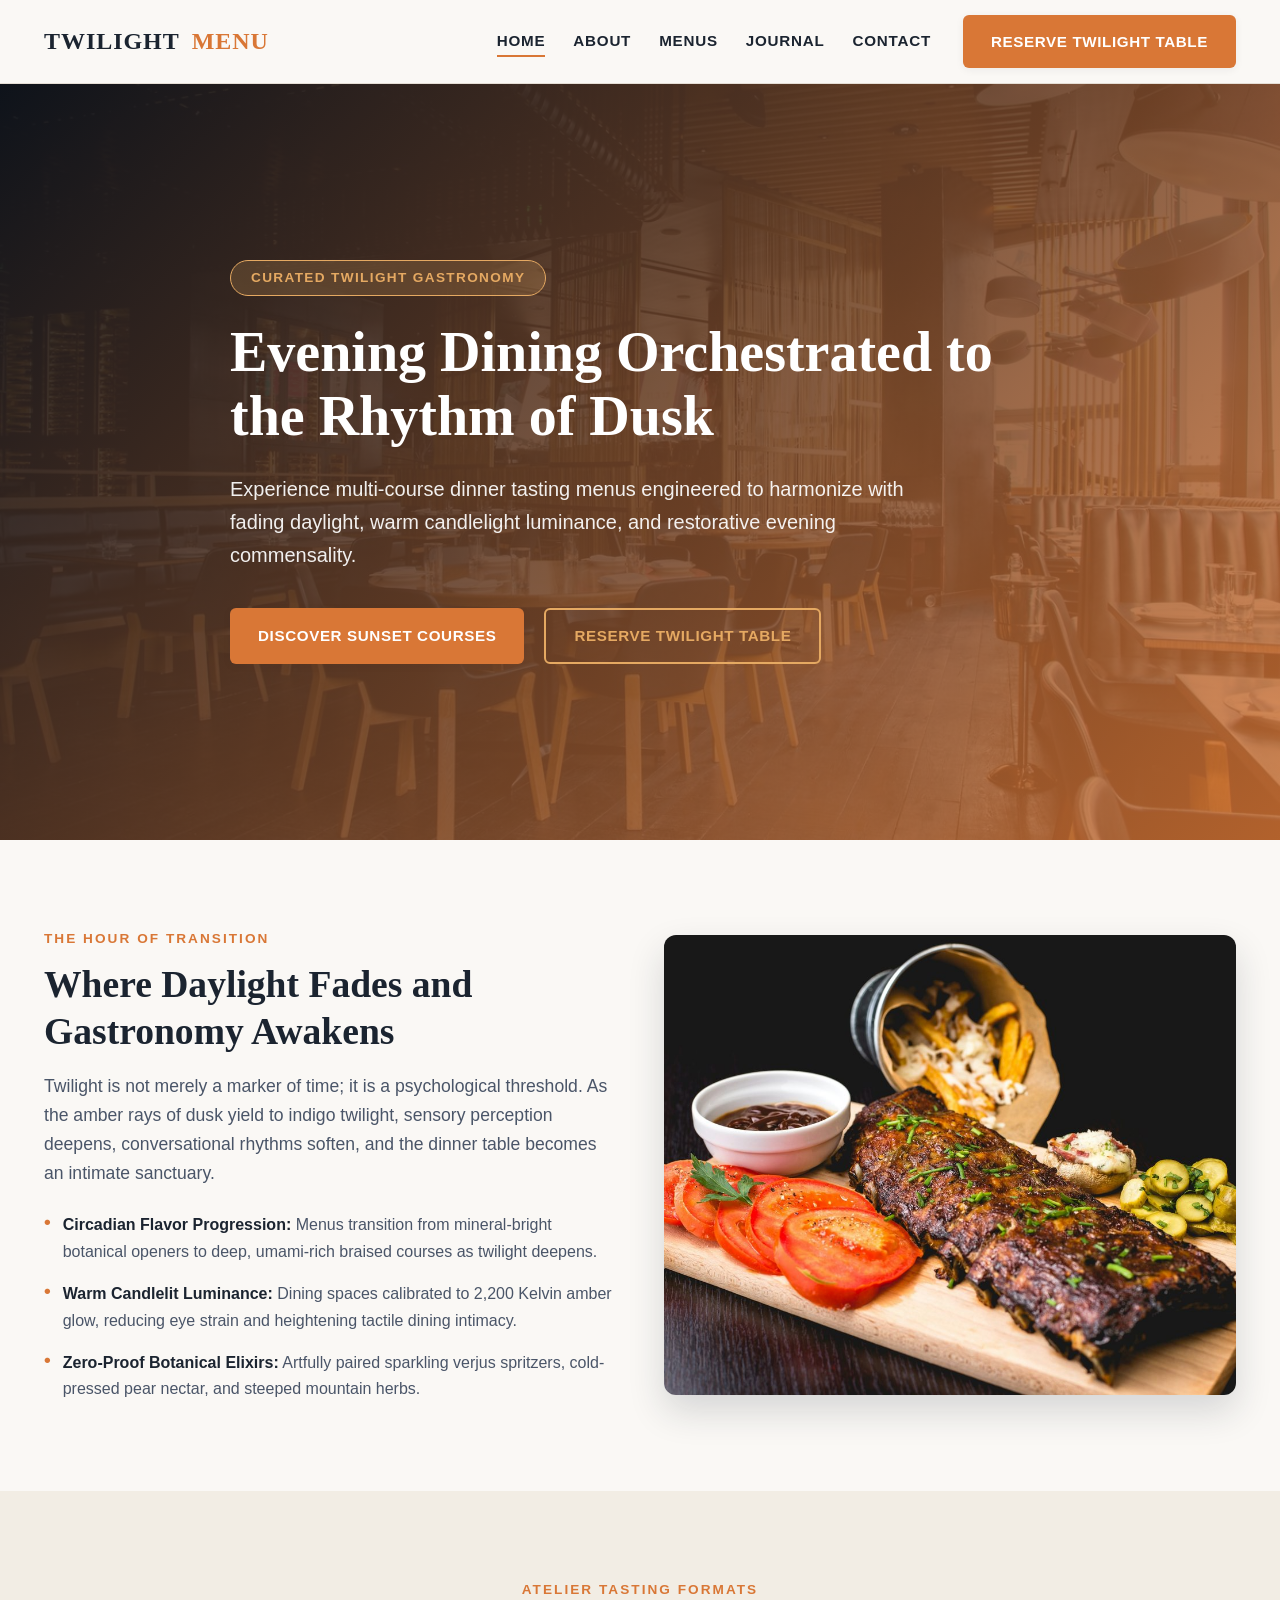
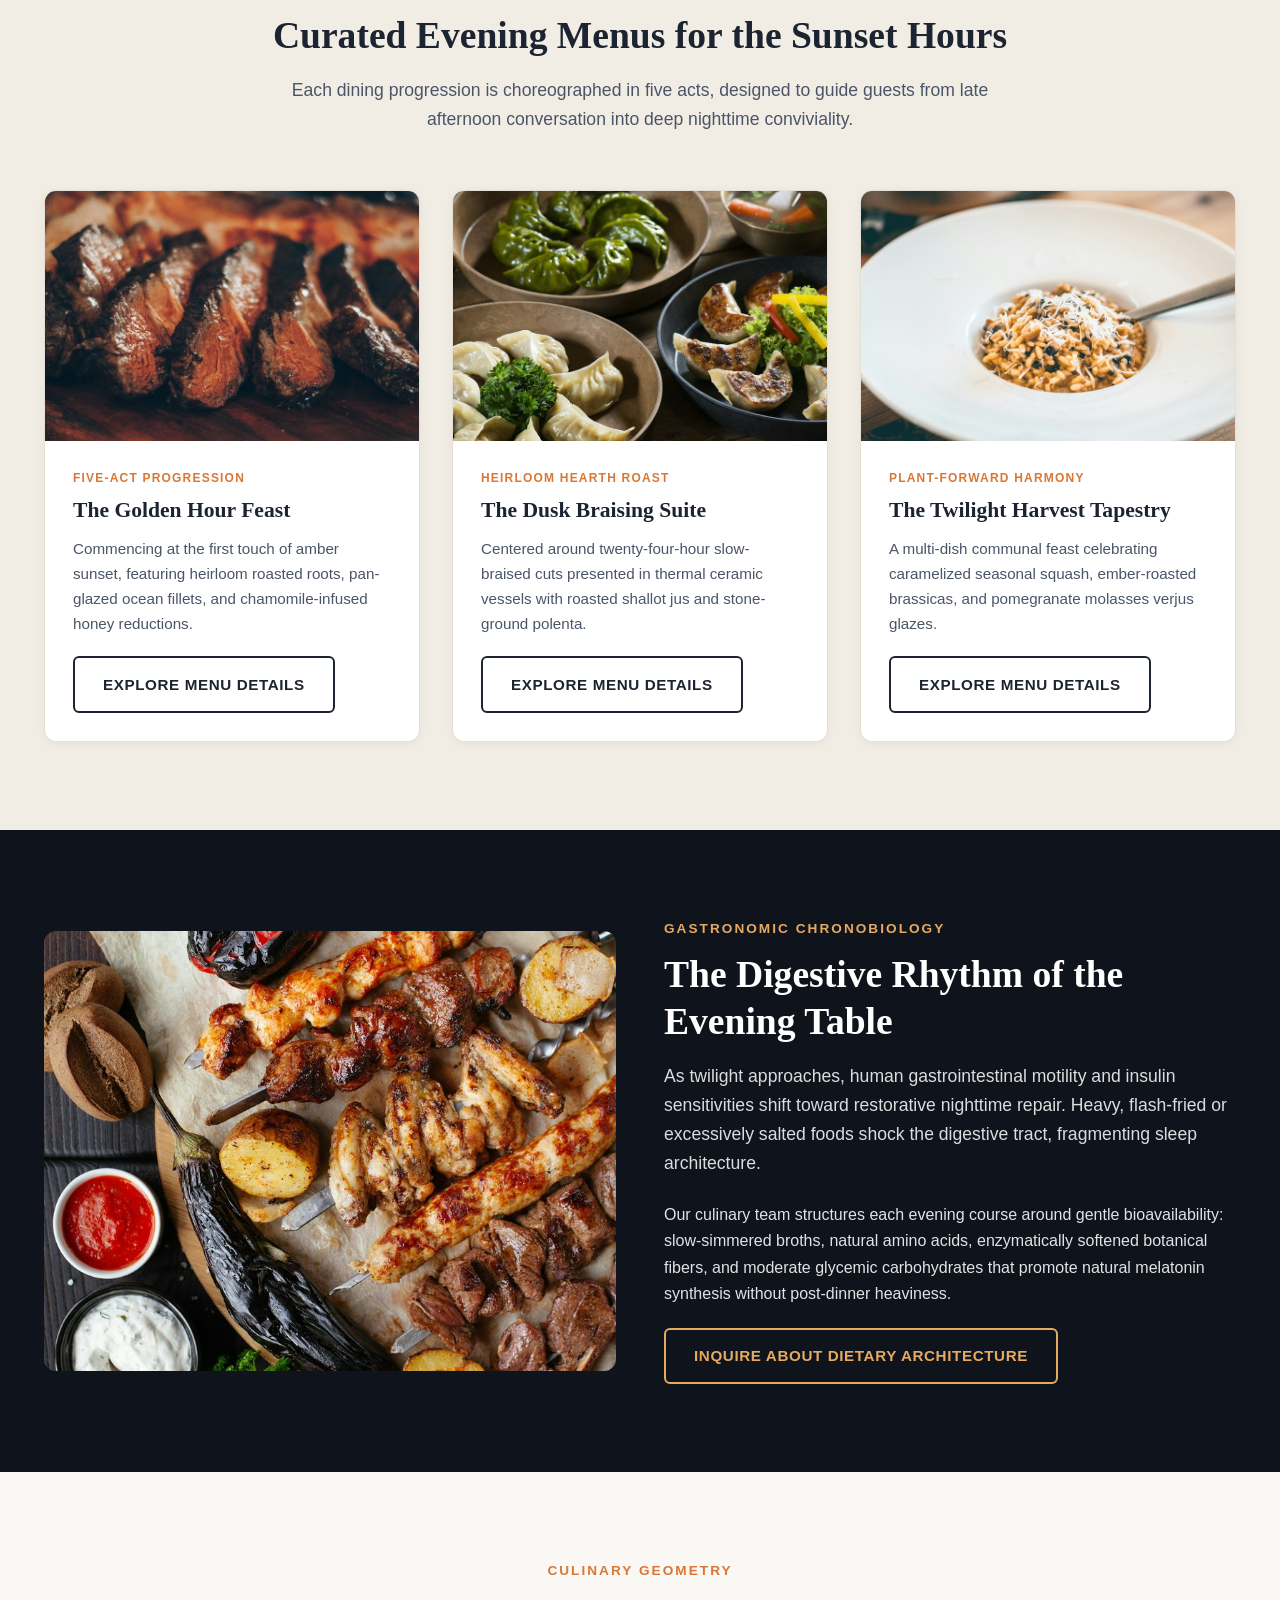
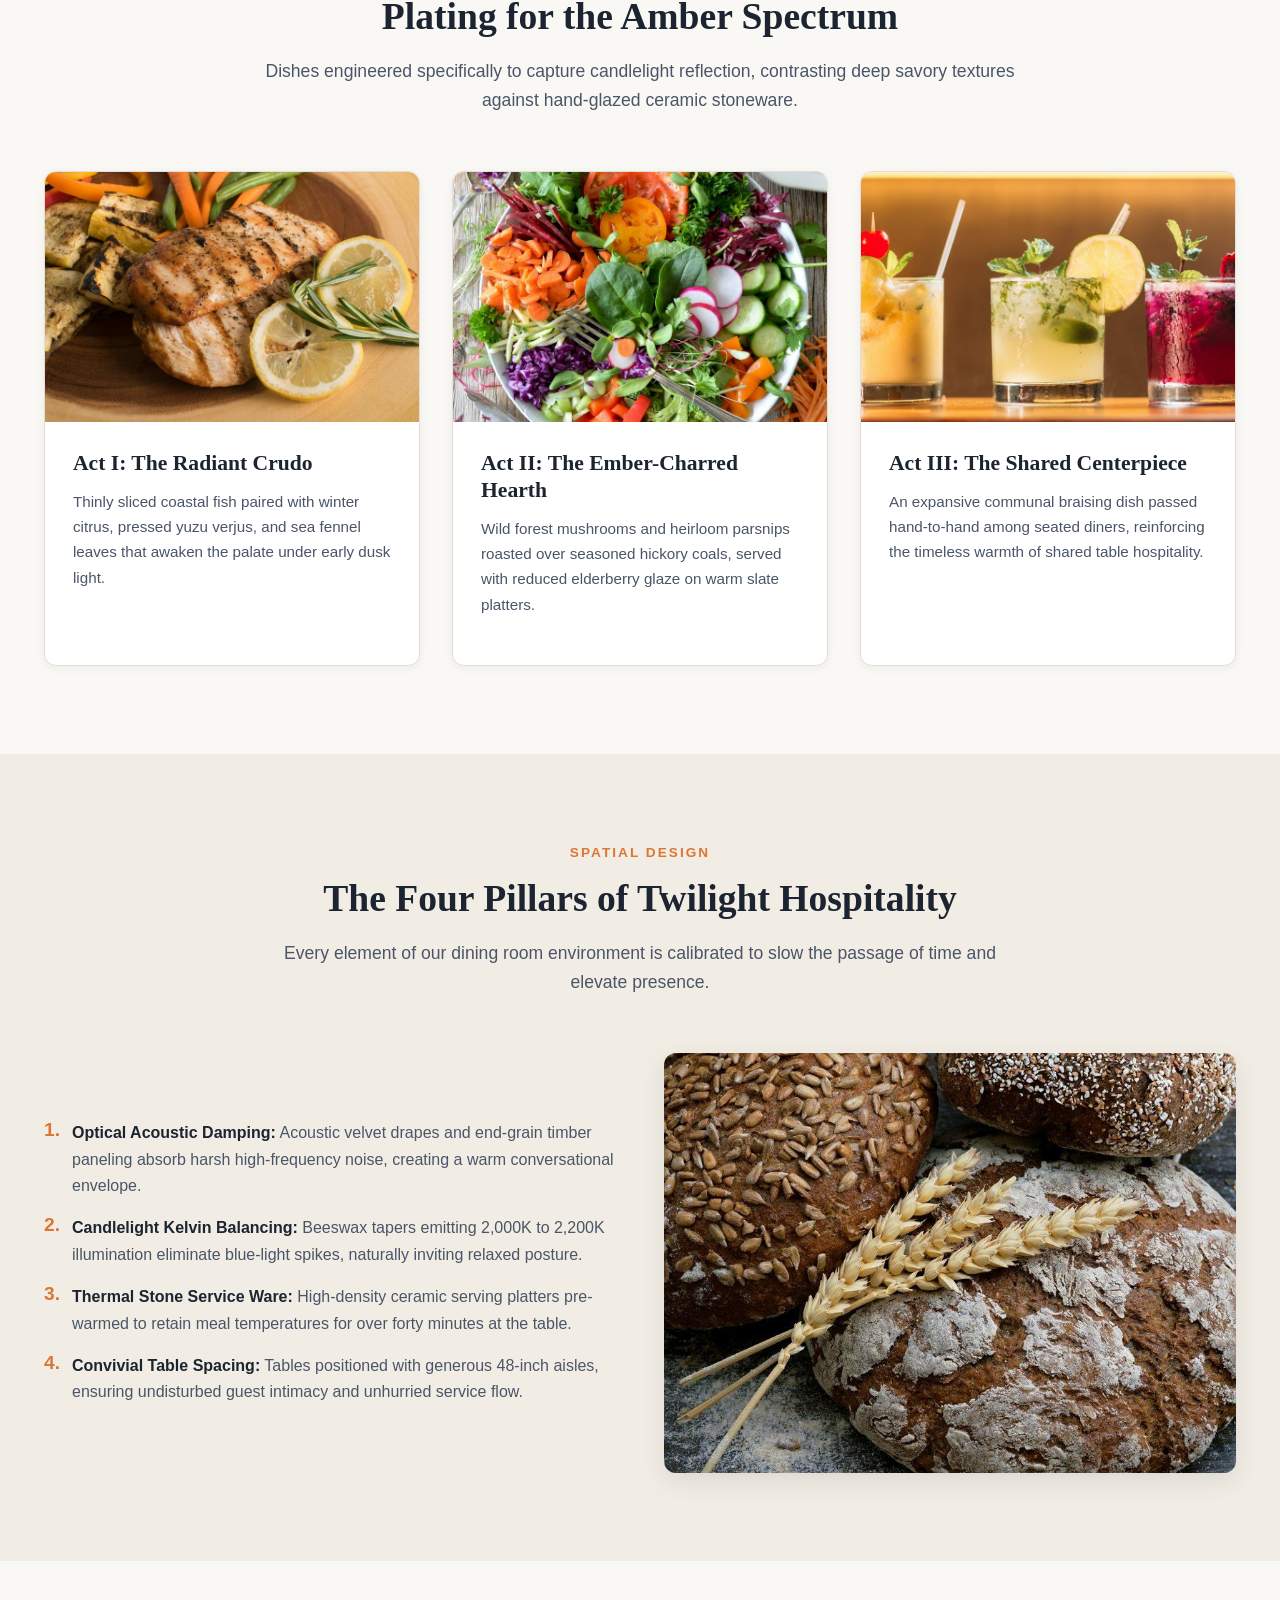
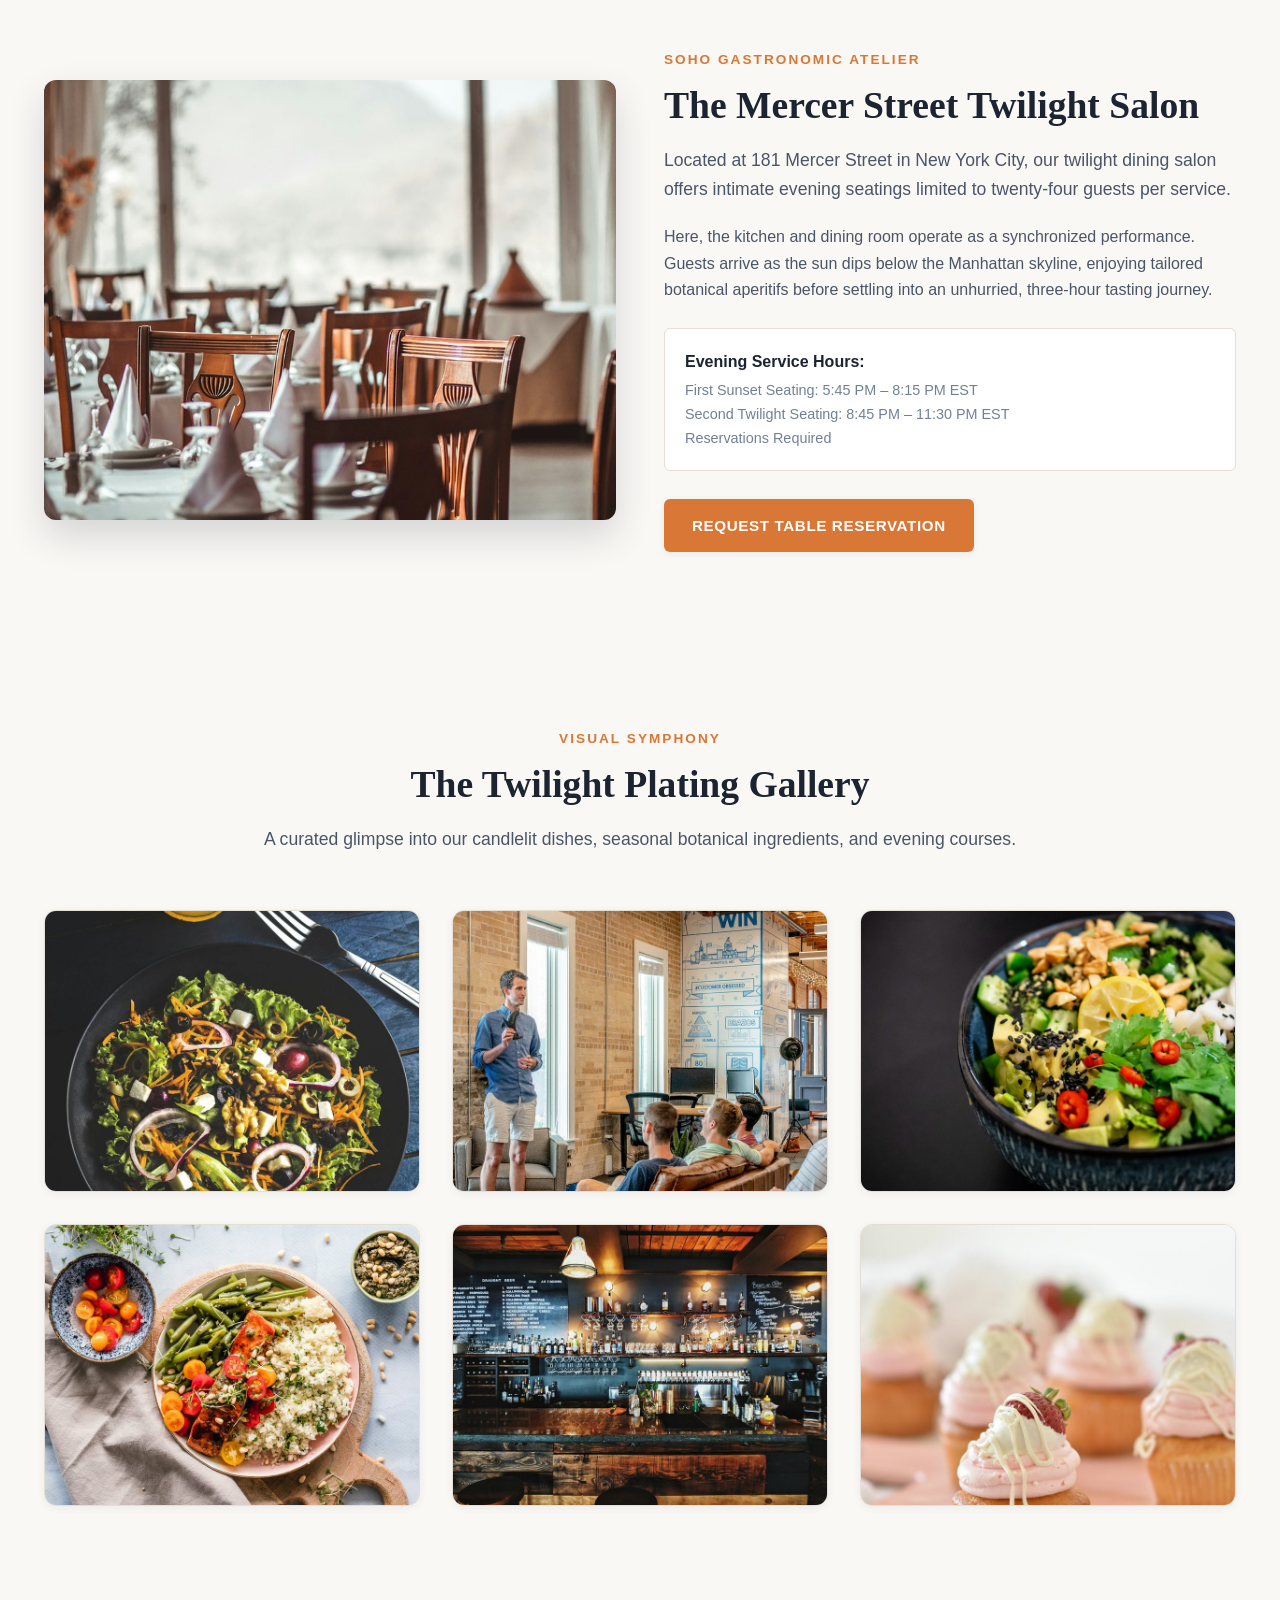
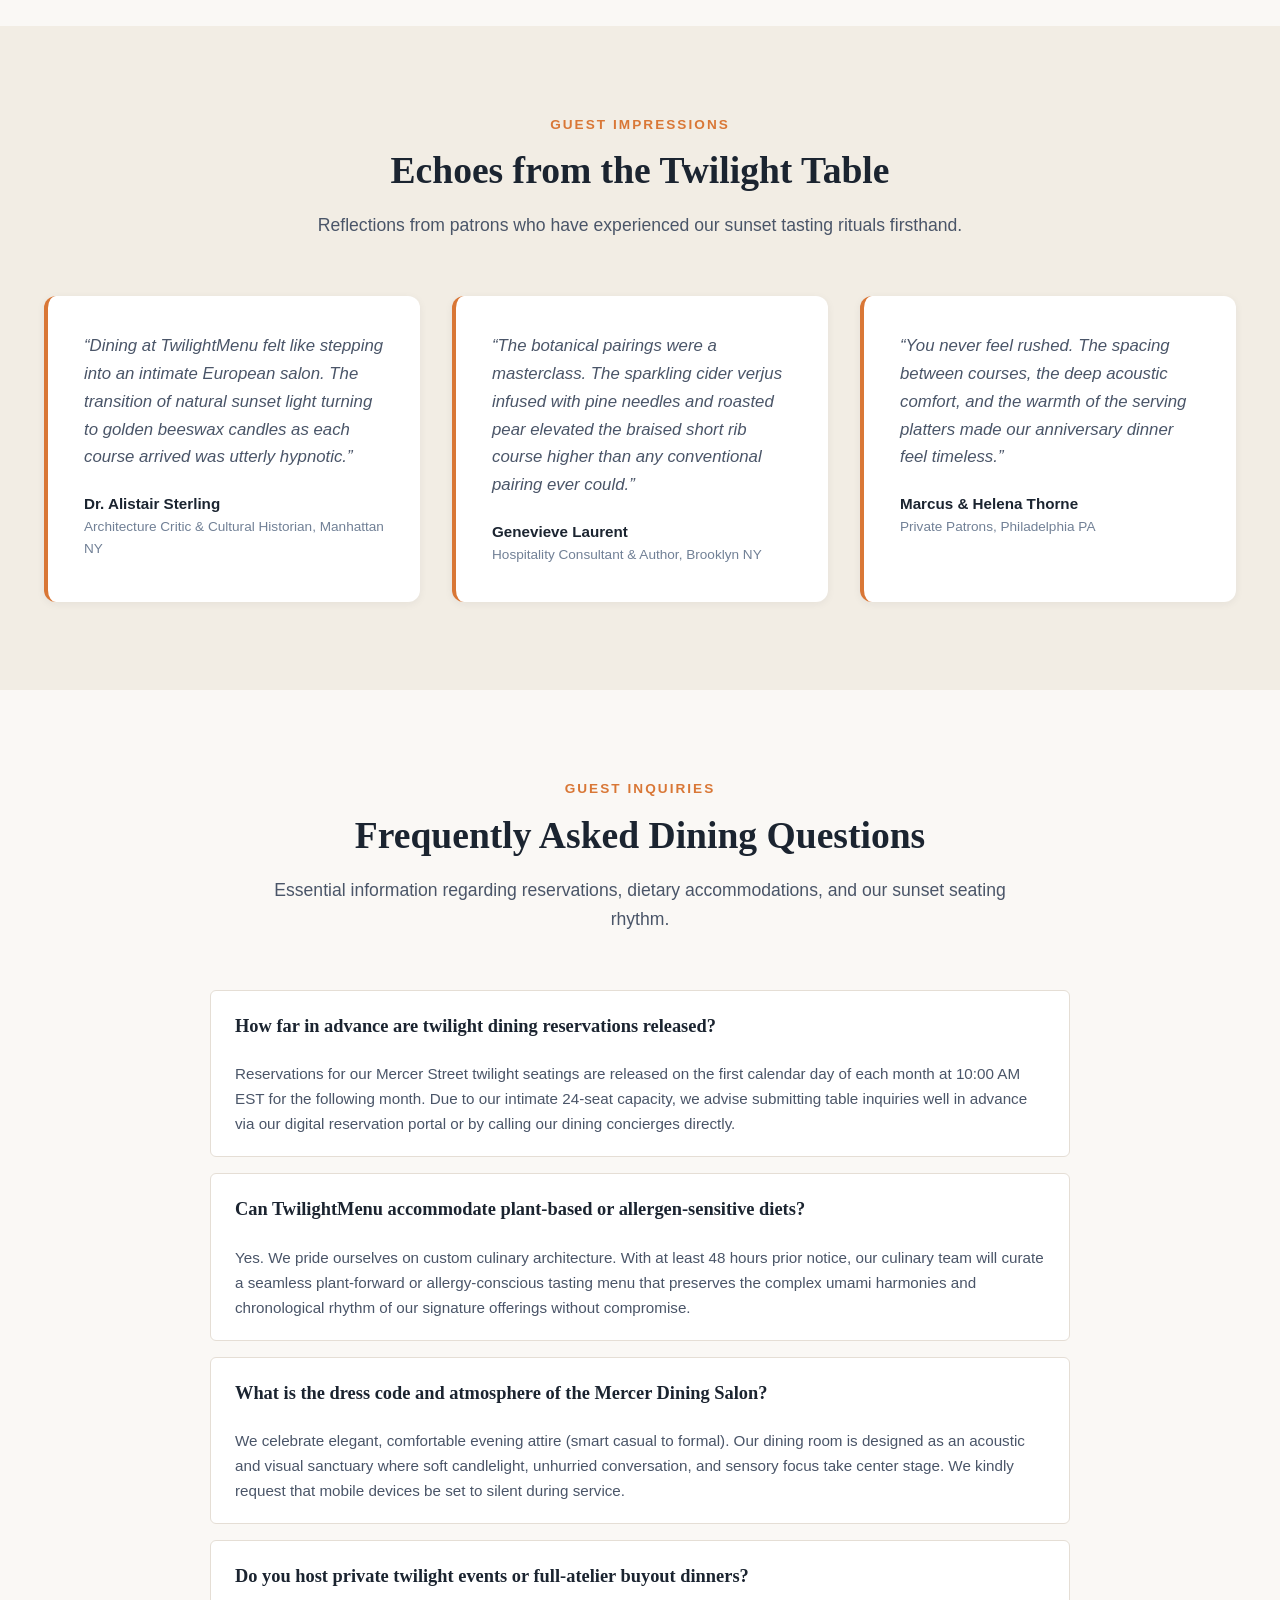
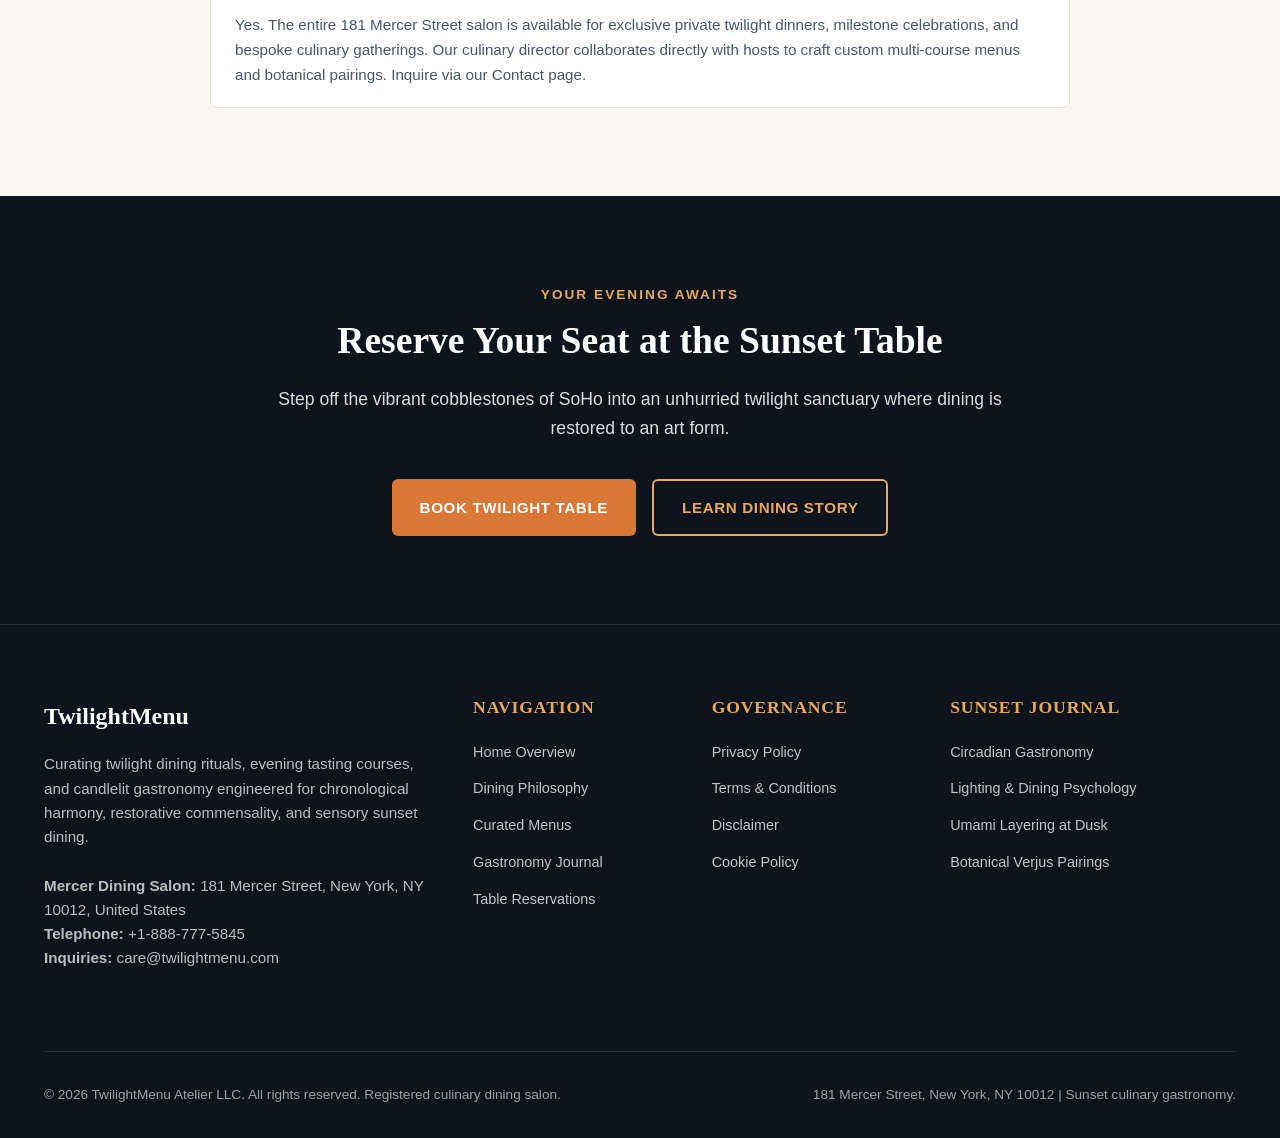
<file: index.html>
<!DOCTYPE html>
<html lang="en">
<head>
    <meta charset="UTF-8">
    <meta name="viewport" content="width=device-width, initial-scale=1.0">
    <title>TwilightMenu | Curated Evening Dining & Sunset Gastronomy</title>
    <meta name="description" content="Immerse in curated twilight dinner menus, candlelit tasting courses, and evening gastronomy at 181 Mercer Street in SoHo New York.">
    <link rel="stylesheet" href="assets/css/style.css">
    <link rel="canonical" href="https://twilightmenu.com/index.html">
</head>
<body>
    
    <!-- Google tag (gtag.js) -->
    <script async src="https://www.googletagmanager.com/gtag/js?id=G-0LY0HY7L01"></script>
    <script>
      window.dataLayer = window.dataLayer || [];
      function gtag(){dataLayer.push(arguments);}
      gtag('js', new Date());
      gtag('config', 'G-0LY0HY7L01');
    </script>
    <header class="site-header">
        <div class="container header-inner">
            <a href="index.html" class="site-logo">Twilight<span>Menu</span></a>
            <nav class="nav-desktop">
                <ul class="nav-links">
                    <li><a href="index.html" class="nav-link active">Home</a></li>
                    <li><a href="about.html" class="nav-link ">About</a></li>
                    <li><a href="about.html#menus" class="nav-link">Menus</a></li>
                    <li><a href="blog.html" class="nav-link ">Journal</a></li>
                    <li><a href="contact.html" class="nav-link ">Contact</a></li>
                    <!-- Policy Links Hidden on Desktop via .nav-item-policy -->
                    <li class="nav-item-policy"><a href="privacy-policy.html" class="nav-link">Privacy Policy</a></li>
                    <li class="nav-item-policy"><a href="terms-and-conditions.html" class="nav-link">Terms & Conditions</a></li>
                    <li class="nav-item-policy"><a href="disclaimer.html" class="nav-link">Disclaimer</a></li>
                    <li class="nav-item-policy"><a href="cookie-policy.html" class="nav-link">Cookie Policy</a></li>
                </ul>
                <a href="contact.html" class="btn btn-primary">Reserve Twilight Table</a>
            </nav>
            <button class="mobile-menu-btn" aria-label="Toggle Mobile Menu">
                <span></span>
                <span></span>
                <span></span>
            </button>
        </div>
    </header>
    <div class="mobile-drawer">
        <ul class="mobile-nav-list">
            <li><a href="index.html" class="mobile-nav-link">Home</a></li>
            <li><a href="about.html" class="mobile-nav-link">About Atelier</a></li>
            <li><a href="about.html#menus" class="mobile-nav-link">Sunset Menus</a></li>
            <li><a href="blog.html" class="mobile-nav-link">Gastronomy Journal</a></li>
            <li><a href="contact.html" class="mobile-nav-link">Reservations & Concierge</a></li>
            <li><a href="privacy-policy.html" class="mobile-nav-link">Privacy Policy</a></li>
            <li><a href="terms-and-conditions.html" class="mobile-nav-link">Terms & Conditions</a></li>
            <li><a href="disclaimer.html" class="mobile-nav-link">Disclaimer</a></li>
            <li><a href="cookie-policy.html" class="mobile-nav-link">Cookie Policy</a></li>
        </ul>
    </div>
    
    <main>
        <!-- Section 1: Hero -->
        <section id="hero" class="hero-section">
            <div class="container">
                <div class="hero-content">
                    <span class="hero-tagline">Curated Twilight Gastronomy</span>
                    <h1 class="hero-title">Evening Dining Orchestrated to the Rhythm of Dusk</h1>
                    <p class="hero-desc">Experience multi-course dinner tasting menus engineered to harmonize with fading daylight, warm candlelight luminance, and restorative evening commensality.</p>
                    <div class="hero-actions">
                        <a href="about.html#menus" class="btn btn-primary">Discover Sunset Courses</a>
                        <a href="contact.html" class="btn btn-outline-gold">Reserve Twilight Table</a>
                    </div>
                </div>
            </div>
        </section>

        <!-- Section 2: Sunset Ethos -->
        <section id="sunset-ethos" class="section">
            <div class="container">
                <div class="grid-2">
                    <div>
                        <span class="section-eyebrow">The Hour of Transition</span>
                        <h2 class="section-title">Where Daylight Fades and Gastronomy Awakens</h2>
                        <p class="section-desc" style="margin-bottom: 1.5rem;">Twilight is not merely a marker of time; it is a psychological threshold. As the amber rays of dusk yield to indigo twilight, sensory perception deepens, conversational rhythms soften, and the dinner table becomes an intimate sanctuary.</p>
                        <ul class="feature-list">
                            <li class="feature-item">
                                <span class="feature-bullet">&bull;</span>
                                <div><strong>Circadian Flavor Progression:</strong> Menus transition from mineral-bright botanical openers to deep, umami-rich braised courses as twilight deepens.</div>
                            </li>
                            <li class="feature-item">
                                <span class="feature-bullet">&bull;</span>
                                <div><strong>Warm Candlelit Luminance:</strong> Dining spaces calibrated to 2,200 Kelvin amber glow, reducing eye strain and heightening tactile dining intimacy.</div>
                            </li>
                            <li class="feature-item">
                                <span class="feature-bullet">&bull;</span>
                                <div><strong>Zero-Proof Botanical Elixirs:</strong> Artfully paired sparkling verjus spritzers, cold-pressed pear nectar, and steeped mountain herbs.</div>
                            </li>
                        </ul>
                    </div>
                    <div>
                        <img src="assets/images/hero_candlelit_evening_ambiance.jpg" alt="Intimate Candlelit Twilight Table Setting" class="card-img" style="height: 460px; border-radius: var(--radius-md); box-shadow: var(--shadow-lg);">
                    </div>
                </div>
            </div>
        </section>

        <!-- Section 3: Signature Menus -->
        <section id="signature-menus" class="section section-alt">
            <div class="container">
                <div class="section-title-wrap">
                    <span class="section-eyebrow">Atelier Tasting Formats</span>
                    <h2 class="section-title">Curated Evening Menus for the Sunset Hours</h2>
                    <p class="section-desc">Each dining progression is choreographed in five acts, designed to guide guests from late afternoon conversation into deep nighttime conviviality.</p>
                </div>
                <div class="grid-3">
                    <div class="card">
                        <img src="assets/images/dish_truffle_filet_mignon.jpg" alt="The Golden Hour Five-Course Feast" class="card-img">
                        <div class="card-body">
                            <span class="card-tag">Five-Act Progression</span>
                            <h3 class="card-title">The Golden Hour Feast</h3>
                            <p class="card-text">Commencing at the first touch of amber sunset, featuring heirloom roasted roots, pan-glazed ocean fillets, and chamomile-infused honey reductions.</p>
                            <a href="about.html#menus" class="btn btn-secondary">Explore Menu Details</a>
                        </div>
                    </div>
                    <div class="card">
                        <img src="assets/images/dish_pan_seared_sea_bass.jpg" alt="The Dusk Braised Course Platter" class="card-img">
                        <div class="card-body">
                            <span class="card-tag">Heirloom Hearth Roast</span>
                            <h3 class="card-title">The Dusk Braising Suite</h3>
                            <p class="card-text">Centered around twenty-four-hour slow-braised cuts presented in thermal ceramic vessels with roasted shallot jus and stone-ground polenta.</p>
                            <a href="about.html#menus" class="btn btn-secondary">Explore Menu Details</a>
                        </div>
                    </div>
                    <div class="card">
                        <img src="assets/images/dish_wild_mushroom_risotto.jpg" alt="The Midnight Garden Vegetable Tapestry" class="card-img">
                        <div class="card-body">
                            <span class="card-tag">Plant-Forward Harmony</span>
                            <h3 class="card-title">The Twilight Harvest Tapestry</h3>
                            <p class="card-text">A multi-dish communal feast celebrating caramelized seasonal squash, ember-roasted brassicas, and pomegranate molasses verjus glazes.</p>
                            <a href="about.html#menus" class="btn btn-secondary">Explore Menu Details</a>
                        </div>
                    </div>
                </div>
            </div>
        </section>

        <!-- Section 4: Chronobiology & Digestion -->
        <section id="chronobiology-science" class="section section-dark">
            <div class="container">
                <div class="grid-2">
                    <div>
                        <img src="assets/images/dish_braised_lamb_shank.jpg" alt="Seared Evening Entree with Micro Greens" class="card-img" style="height: 440px; border-radius: var(--radius-md);">
                    </div>
                    <div>
                        <span class="section-eyebrow">Gastronomic Chronobiology</span>
                        <h2 class="section-title">The Digestive Rhythm of the Evening Table</h2>
                        <p class="section-desc" style="margin-bottom: 1.5rem;">As twilight approaches, human gastrointestinal motility and insulin sensitivities shift toward restorative nighttime repair. Heavy, flash-fried or excessively salted foods shock the digestive tract, fragmenting sleep architecture.</p>
                        <p style="color: rgba(255,255,255,0.88); margin-bottom: 1.25rem;">Our culinary team structures each evening course around gentle bioavailability: slow-simmered broths, natural amino acids, enzymatically softened botanical fibers, and moderate glycemic carbohydrates that promote natural melatonin synthesis without post-dinner heaviness.</p>
                        <a href="contact.html" class="btn btn-outline-gold">Inquire About Dietary Architecture</a>
                    </div>
                </div>
            </div>
        </section>

        <!-- Section 5: Course Plating Mastery -->
        <section id="course-plating-mastery" class="section">
            <div class="container">
                <div class="section-title-wrap">
                    <span class="section-eyebrow">Culinary Geometry</span>
                    <h2 class="section-title">Plating for the Amber Spectrum</h2>
                    <p class="section-desc">Dishes engineered specifically to capture candlelight reflection, contrasting deep savory textures against hand-glazed ceramic stoneware.</p>
                </div>
                <div class="grid-3">
                    <div class="card">
                        <img src="assets/images/dish_diver_scallops_carpaccio.jpg" alt="Chef Finishing Twilight Entree" class="card-img">
                        <div class="card-body">
                            <h3 class="card-title">Act I: The Radiant Crudo</h3>
                            <p class="card-text">Thinly sliced coastal fish paired with winter citrus, pressed yuzu verjus, and sea fennel leaves that awaken the palate under early dusk light.</p>
                        </div>
                    </div>
                    <div class="card">
                        <img src="assets/images/dish_heirloom_beet_burrata.jpg" alt="Master Plating Evening Course" class="card-img">
                        <div class="card-body">
                            <h3 class="card-title">Act II: The Ember-Charred Hearth</h3>
                            <p class="card-text">Wild forest mushrooms and heirloom parsnips roasted over seasoned hickory coals, served with reduced elderberry glaze on warm slate platters.</p>
                        </div>
                    </div>
                    <div class="card">
                        <img src="assets/images/dish_dark_chocolate_cremeux.jpg" alt="Sunset Harvest Vegetable Display" class="card-img">
                        <div class="card-body">
                            <h3 class="card-title">Act III: The Shared Centerpiece</h3>
                            <p class="card-text">An expansive communal braising dish passed hand-to-hand among seated diners, reinforcing the timeless warmth of shared table hospitality.</p>
                        </div>
                    </div>
                </div>
            </div>
        </section>

        <!-- Section 6: Evening Dining Architecture -->
        <section id="evening-dining-architecture" class="section section-alt">
            <div class="container">
                <div class="section-title-wrap">
                    <span class="section-eyebrow">Spatial Design</span>
                    <h2 class="section-title">The Four Pillars of Twilight Hospitality</h2>
                    <p class="section-desc">Every element of our dining room environment is calibrated to slow the passage of time and elevate presence.</p>
                </div>
                <div class="grid-2">
                    <div>
                        <ul class="feature-list">
                            <li class="feature-item">
                                <span class="feature-bullet">1.</span>
                                <div><strong>Optical Acoustic Damping:</strong> Acoustic velvet drapes and end-grain timber paneling absorb harsh high-frequency noise, creating a warm conversational envelope.</div>
                            </li>
                            <li class="feature-item">
                                <span class="feature-bullet">2.</span>
                                <div><strong>Candlelight Kelvin Balancing:</strong> Beeswax tapers emitting 2,000K to 2,200K illumination eliminate blue-light spikes, naturally inviting relaxed posture.</div>
                            </li>
                            <li class="feature-item">
                                <span class="feature-bullet">3.</span>
                                <div><strong>Thermal Stone Service Ware:</strong> High-density ceramic serving platters pre-warmed to retain meal temperatures for over forty minutes at the table.</div>
                            </li>
                            <li class="feature-item">
                                <span class="feature-bullet">4.</span>
                                <div><strong>Convivial Table Spacing:</strong> Tables positioned with generous 48-inch aisles, ensuring undisturbed guest intimacy and unhurried service flow.</div>
                            </li>
                        </ul>
                    </div>
                    <div>
                        <img src="assets/images/dish_artisan_sourdough_butter.jpg" alt="Heirloom Twilight Dining Room Setup" class="card-img" style="height: 420px; border-radius: var(--radius-md); box-shadow: var(--shadow-md);">
                    </div>
                </div>
            </div>
        </section>

        <!-- Section 7: Mercer Dining Salon -->
        <section id="mercer-dining-salon" class="section">
            <div class="container">
                <div class="grid-2">
                    <div>
                        <img src="assets/images/about_twilight_dining_room.jpg" alt="Mercer Street Evening Dining Salon NYC" class="card-img" style="height: 440px; border-radius: var(--radius-md); box-shadow: var(--shadow-lg);">
                    </div>
                    <div>
                        <span class="section-eyebrow">SoHo Gastronomic Atelier</span>
                        <h2 class="section-title">The Mercer Street Twilight Salon</h2>
                        <p class="section-desc" style="margin-bottom: 1.25rem;">Located at 181 Mercer Street in New York City, our twilight dining salon offers intimate evening seatings limited to twenty-four guests per service.</p>
                        <p style="margin-bottom: 1.5rem; color: var(--color-text-secondary);">Here, the kitchen and dining room operate as a synchronized performance. Guests arrive as the sun dips below the Manhattan skyline, enjoying tailored botanical aperitifs before settling into an unhurried, three-hour tasting journey.</p>
                        <div style="background: var(--color-bg-card); padding: 1.25rem; border: 1px solid var(--color-border); border-radius: var(--radius-sm); margin-bottom: 1.75rem;">
                            <p style="font-weight: 700; color: var(--color-primary-dark); margin-bottom: 0.25rem;">Evening Service Hours:</p>
                            <p style="font-size: 0.9rem; color: var(--color-text-muted);">First Sunset Seating: 5:45 PM &ndash; 8:15 PM EST<br>Second Twilight Seating: 8:45 PM &ndash; 11:30 PM EST<br>Reservations Required</p>
                        </div>
                        <a href="contact.html" class="btn btn-primary">Request Table Reservation</a>
                    </div>
                </div>
            </div>
        </section>

        
        <!-- Section: Evening Gastronomy Gallery -->
        <section id="evening-gallery" class="section">
            <div class="container">
                <div class="section-title-wrap">
                    <span class="section-eyebrow">Visual Symphony</span>
                    <h2 class="section-title">The Twilight Plating Gallery</h2>
                    <p class="section-desc">A curated glimpse into our candlelit dishes, seasonal botanical ingredients, and evening courses.</p>
                </div>
                <div class="grid-3" style="margin-bottom: 2rem;">
                    <div class="card">
                        <img src="assets/images/gallery_twilight_dish_1.jpg" alt="Artisanal Twilight Plating Course" class="card-img" style="height: 280px; object-fit: cover;">
                    </div>
                    <div class="card">
                        <img src="assets/images/gallery_twilight_dish_2.jpg" alt="Golden Hour Tasting Creation" class="card-img" style="height: 280px; object-fit: cover;">
                    </div>
                    <div class="card">
                        <img src="assets/images/gallery_twilight_dish_3.jpg" alt="Ember-Roasted Sunset Course" class="card-img" style="height: 280px; object-fit: cover;">
                    </div>
                    <div class="card">
                        <img src="assets/images/gallery_twilight_dish_4.jpg" alt="Botanical Reduction & Micro-Greens" class="card-img" style="height: 280px; object-fit: cover;">
                    </div>
                    <div class="card">
                        <img src="assets/images/gallery_twilight_dish_5.jpg" alt="Convivial Twilight Platter" class="card-img" style="height: 280px; object-fit: cover;">
                    </div>
                    <div class="card">
                        <img src="assets/images/gallery_twilight_dish_6.jpg" alt="Nocturne Dessert & Cordial Infusion" class="card-img" style="height: 280px; object-fit: cover;">
                    </div>
                </div>
            </div>
        </section>

        <!-- Section 8: Diner Testimonials -->
        <section id="diner-testimonials" class="section section-alt">
            <div class="container">
                <div class="section-title-wrap">
                    <span class="section-eyebrow">Guest Impressions</span>
                    <h2 class="section-title">Echoes from the Twilight Table</h2>
                    <p class="section-desc">Reflections from patrons who have experienced our sunset tasting rituals firsthand.</p>
                </div>
                <div class="grid-3">
                    <div class="quote-card">
                        <p class="quote-text">&ldquo;Dining at TwilightMenu felt like stepping into an intimate European salon. The transition of natural sunset light turning to golden beeswax candles as each course arrived was utterly hypnotic.&rdquo;</p>
                        <div class="quote-author">Dr. Alistair Sterling</div>
                        <div class="quote-role">Architecture Critic & Cultural Historian, Manhattan NY</div>
                    </div>
                    <div class="quote-card">
                        <p class="quote-text">&ldquo;The botanical pairings were a masterclass. The sparkling cider verjus infused with pine needles and roasted pear elevated the braised short rib course higher than any conventional pairing ever could.&rdquo;</p>
                        <div class="quote-author">Genevieve Laurent</div>
                        <div class="quote-role">Hospitality Consultant & Author, Brooklyn NY</div>
                    </div>
                    <div class="quote-card">
                        <p class="quote-text">&ldquo;You never feel rushed. The spacing between courses, the deep acoustic comfort, and the warmth of the serving platters made our anniversary dinner feel timeless.&rdquo;</p>
                        <div class="quote-author">Marcus & Helena Thorne</div>
                        <div class="quote-role">Private Patrons, Philadelphia PA</div>
                    </div>
                </div>
            </div>
        </section>

        <!-- Section 9: Dining FAQ Accordion -->
        <section id="dining-faq" class="section">
            <div class="container">
                <div class="section-title-wrap">
                    <span class="section-eyebrow">Guest Inquiries</span>
                    <h2 class="section-title">Frequently Asked Dining Questions</h2>
                    <p class="section-desc">Essential information regarding reservations, dietary accommodations, and our sunset seating rhythm.</p>
                </div>
                <div class="faq-wrap">
                    <div class="faq-item">
                        <div class="faq-header">How far in advance are twilight dining reservations released?</div>
                        <div class="faq-body">Reservations for our Mercer Street twilight seatings are released on the first calendar day of each month at 10:00 AM EST for the following month. Due to our intimate 24-seat capacity, we advise submitting table inquiries well in advance via our digital reservation portal or by calling our dining concierges directly.</div>
                    </div>
                    <div class="faq-item">
                        <div class="faq-header">Can TwilightMenu accommodate plant-based or allergen-sensitive diets?</div>
                        <div class="faq-body">Yes. We pride ourselves on custom culinary architecture. With at least 48 hours prior notice, our culinary team will curate a seamless plant-forward or allergy-conscious tasting menu that preserves the complex umami harmonies and chronological rhythm of our signature offerings without compromise.</div>
                    </div>
                    <div class="faq-item">
                        <div class="faq-header">What is the dress code and atmosphere of the Mercer Dining Salon?</div>
                        <div class="faq-body">We celebrate elegant, comfortable evening attire (smart casual to formal). Our dining room is designed as an acoustic and visual sanctuary where soft candlelight, unhurried conversation, and sensory focus take center stage. We kindly request that mobile devices be set to silent during service.</div>
                    </div>
                    <div class="faq-item">
                        <div class="faq-header">Do you host private twilight events or full-atelier buyout dinners?</div>
                        <div class="faq-body">Yes. The entire 181 Mercer Street salon is available for exclusive private twilight dinners, milestone celebrations, and bespoke culinary gatherings. Our culinary director collaborates directly with hosts to craft custom multi-course menus and botanical pairings. Inquire via our Contact page.</div>
                    </div>
                </div>
            </div>
        </section>

        <!-- Section 10: Twilight Invitation CTA -->
        <section id="twilight-invitation-cta" class="section section-dark" style="text-align: center;">
            <div class="container" style="max-width: 800px;">
                <span class="section-eyebrow">Your Evening Awaits</span>
                <h2 class="section-title" style="margin-bottom: 1.25rem;">Reserve Your Seat at the Sunset Table</h2>
                <p class="section-desc" style="margin-bottom: 2.25rem;">Step off the vibrant cobblestones of SoHo into an unhurried twilight sanctuary where dining is restored to an art form.</p>
                <div style="display: flex; gap: 1rem; justify-content: center; flex-wrap: wrap;">
                    <a href="contact.html" class="btn btn-primary">Book Twilight Table</a>
                    <a href="about.html" class="btn btn-outline-gold">Learn Dining Story</a>
                </div>
            </div>
        </section>
    </main>
    
    <footer class="site-footer">
        <div class="container">
            <div class="footer-grid">
                <div>
                    <a href="index.html" class="footer-logo">TwilightMenu</a>
                    <p class="footer-desc">Curating twilight dining rituals, evening tasting courses, and candlelit gastronomy engineered for chronological harmony, restorative commensality, and sensory sunset dining.</p>
                    <p class="footer-desc"><strong>Mercer Dining Salon:</strong> 181 Mercer Street, New York, NY 10012, United States<br><strong>Telephone:</strong> +1-888-777-5845<br><strong>Inquiries:</strong> care@twilightmenu.com</p>
                </div>
                <div>
                    <h4 class="footer-col-title">Navigation</h4>
                    <ul class="footer-links">
                        <li><a href="index.html" class="footer-link">Home Overview</a></li>
                        <li><a href="about.html" class="footer-link">Dining Philosophy</a></li>
                        <li><a href="about.html#menus" class="footer-link">Curated Menus</a></li>
                        <li><a href="blog.html" class="footer-link">Gastronomy Journal</a></li>
                        <li><a href="contact.html" class="footer-link">Table Reservations</a></li>
                    </ul>
                </div>
                <div>
                    <h4 class="footer-col-title">Governance</h4>
                    <ul class="footer-links">
                        <li><a href="privacy-policy.html" class="footer-link">Privacy Policy</a></li>
                        <li><a href="terms-and-conditions.html" class="footer-link">Terms & Conditions</a></li>
                        <li><a href="disclaimer.html" class="footer-link">Disclaimer</a></li>
                        <li><a href="cookie-policy.html" class="footer-link">Cookie Policy</a></li>
                    </ul>
                </div>
                <div>
                    <h4 class="footer-col-title">Sunset Journal</h4>
                    <ul class="footer-links">
                        <li><a href="blog/circadian-gastronomy-and-evening-digestive-chronobiology.html" class="footer-link">Circadian Gastronomy</a></li>
                        <li><a href="blog/ambient-lux-and-kelvin-lighting-in-twilight-dining-psychology.html" class="footer-link">Lighting & Dining Psychology</a></li>
                        <li><a href="blog/umami-synergy-and-nucleotide-layering-in-sunset-tasting-menus.html" class="footer-link">Umami Layering at Dusk</a></li>
                        <li><a href="blog/botanical-infusions-and-verjus-pairings-for-evening-courses.html" class="footer-link">Botanical Verjus Pairings</a></li>
                    </ul>
                </div>
            </div>
            <div class="footer-bottom">
                <p>&copy; 2026 TwilightMenu Atelier LLC. All rights reserved. Registered culinary dining salon.</p>
                <p>181 Mercer Street, New York, NY 10012 | Sunset culinary gastronomy.</p>
            </div>
        </div>
    </footer>
    <script src="assets/js/main.js"></script>
    
</body>
</html>
</file>
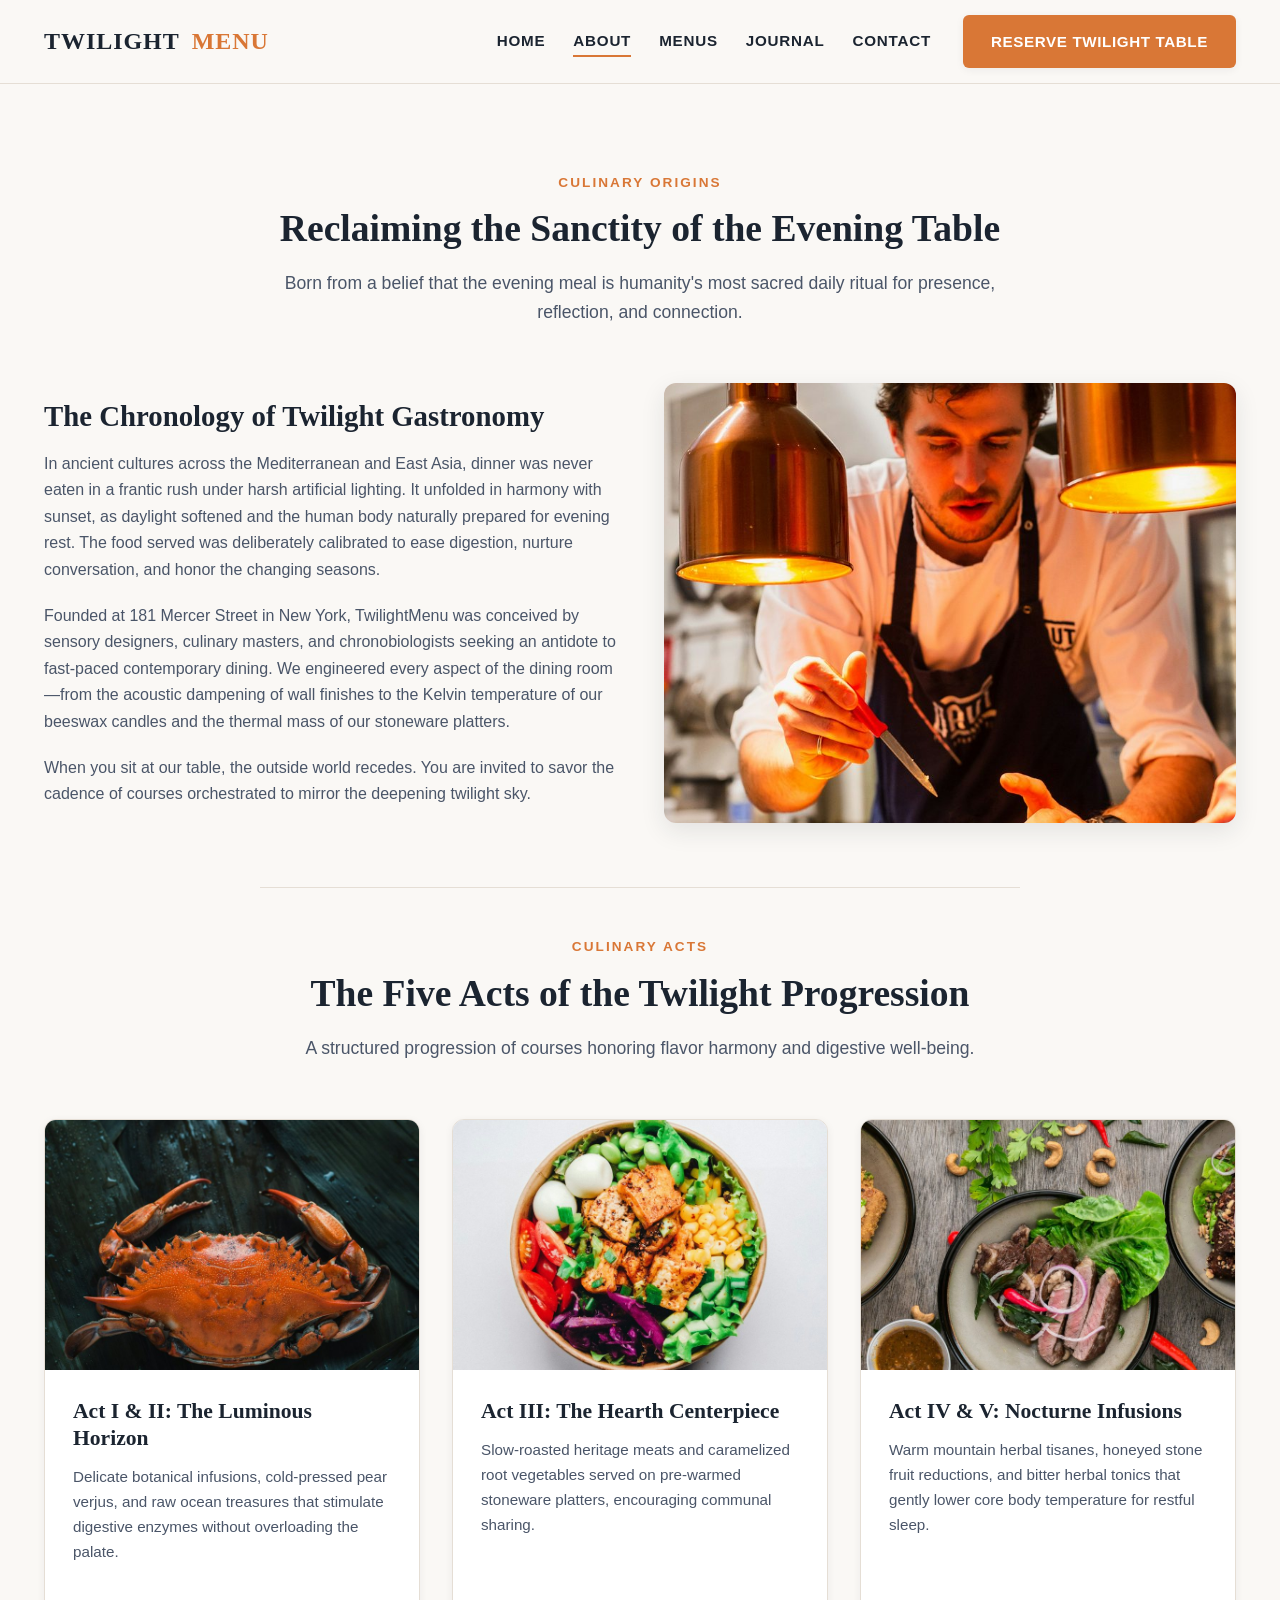
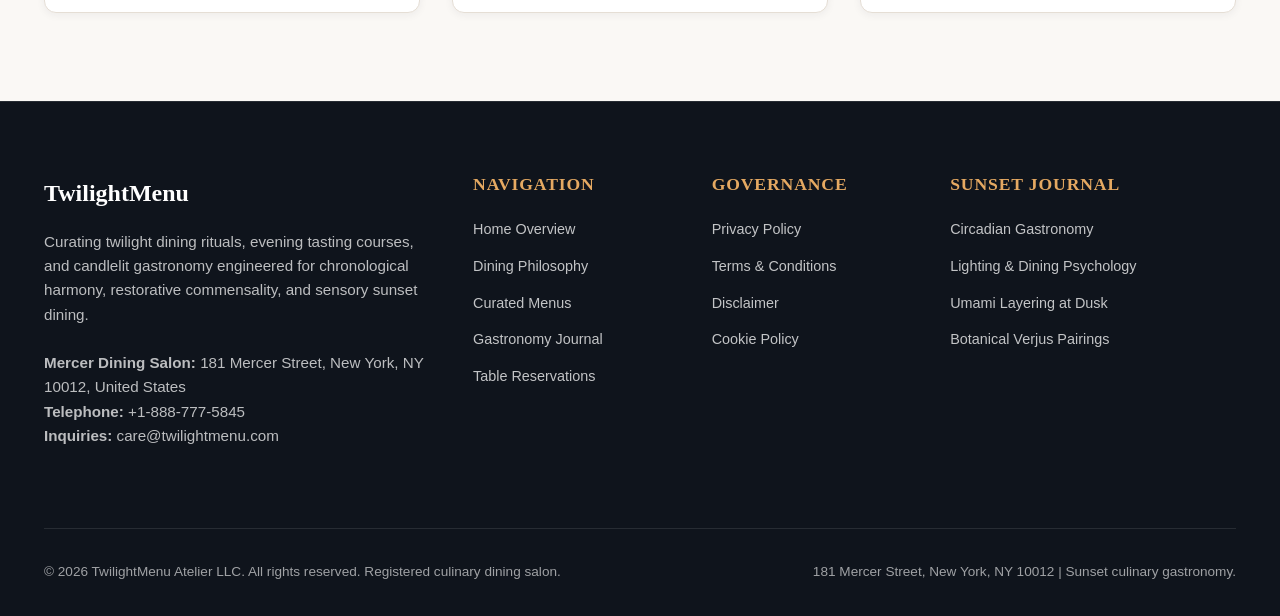
<file: about.html>
<!DOCTYPE html>
<html lang="en">
<head>
    <meta charset="UTF-8">
    <meta name="viewport" content="width=device-width, initial-scale=1.0">
    <title>About TwilightMenu | The Art of Evening Dining</title>
    <meta name="description" content="Discover the philosophy of twilight dining, circadian gastronomy, and communal table hospitality at 181 Mercer Street in SoHo New York.">
    <link rel="stylesheet" href="assets/css/style.css">
</head>
<body>
    
    <!-- Google tag (gtag.js) -->
    <script async src="https://www.googletagmanager.com/gtag/js?id=G-0LY0HY7L01"></script>
    <script>
      window.dataLayer = window.dataLayer || [];
      function gtag(){dataLayer.push(arguments);}
      gtag('js', new Date());
      gtag('config', 'G-0LY0HY7L01');
    </script>
    <header class="site-header">
        <div class="container header-inner">
            <a href="index.html" class="site-logo">Twilight<span>Menu</span></a>
            <nav class="nav-desktop">
                <ul class="nav-links">
                    <li><a href="index.html" class="nav-link ">Home</a></li>
                    <li><a href="about.html" class="nav-link active">About</a></li>
                    <li><a href="about.html#menus" class="nav-link">Menus</a></li>
                    <li><a href="blog.html" class="nav-link ">Journal</a></li>
                    <li><a href="contact.html" class="nav-link ">Contact</a></li>
                    <!-- Policy Links Hidden on Desktop via .nav-item-policy -->
                    <li class="nav-item-policy"><a href="privacy-policy.html" class="nav-link">Privacy Policy</a></li>
                    <li class="nav-item-policy"><a href="terms-and-conditions.html" class="nav-link">Terms & Conditions</a></li>
                    <li class="nav-item-policy"><a href="disclaimer.html" class="nav-link">Disclaimer</a></li>
                    <li class="nav-item-policy"><a href="cookie-policy.html" class="nav-link">Cookie Policy</a></li>
                </ul>
                <a href="contact.html" class="btn btn-primary">Reserve Twilight Table</a>
            </nav>
            <button class="mobile-menu-btn" aria-label="Toggle Mobile Menu">
                <span></span>
                <span></span>
                <span></span>
            </button>
        </div>
    </header>
    <div class="mobile-drawer">
        <ul class="mobile-nav-list">
            <li><a href="index.html" class="mobile-nav-link">Home</a></li>
            <li><a href="about.html" class="mobile-nav-link">About Atelier</a></li>
            <li><a href="about.html#menus" class="mobile-nav-link">Sunset Menus</a></li>
            <li><a href="blog.html" class="mobile-nav-link">Gastronomy Journal</a></li>
            <li><a href="contact.html" class="mobile-nav-link">Reservations & Concierge</a></li>
            <li><a href="privacy-policy.html" class="mobile-nav-link">Privacy Policy</a></li>
            <li><a href="terms-and-conditions.html" class="mobile-nav-link">Terms & Conditions</a></li>
            <li><a href="disclaimer.html" class="mobile-nav-link">Disclaimer</a></li>
            <li><a href="cookie-policy.html" class="mobile-nav-link">Cookie Policy</a></li>
        </ul>
    </div>
    
    <main>
        <section class="section">
            <div class="container">
                <div class="section-title-wrap">
                    <span class="section-eyebrow">Culinary Origins</span>
                    <h1 class="section-title">Reclaiming the Sanctity of the Evening Table</h1>
                    <p class="section-desc">Born from a belief that the evening meal is humanity's most sacred daily ritual for presence, reflection, and connection.</p>
                </div>
                <div class="grid-2" style="margin-bottom: 4rem;">
                    <div>
                        <h2 style="font-size: 1.8rem; margin-bottom: 1rem;">The Chronology of Twilight Gastronomy</h2>
                        <p style="margin-bottom: 1.25rem; color: var(--color-text-secondary);">In ancient cultures across the Mediterranean and East Asia, dinner was never eaten in a frantic rush under harsh artificial lighting. It unfolded in harmony with sunset, as daylight softened and the human body naturally prepared for evening rest. The food served was deliberately calibrated to ease digestion, nurture conversation, and honor the changing seasons.</p>
                        <p style="margin-bottom: 1.25rem; color: var(--color-text-secondary);">Founded at 181 Mercer Street in New York, TwilightMenu was conceived by sensory designers, culinary masters, and chronobiologists seeking an antidote to fast-paced contemporary dining. We engineered every aspect of the dining room—from the acoustic dampening of wall finishes to the Kelvin temperature of our beeswax candles and the thermal mass of our stoneware platters.</p>
                        <p style="color: var(--color-text-secondary);">When you sit at our table, the outside world recedes. You are invited to savor the cadence of courses orchestrated to mirror the deepening twilight sky.</p>
                    </div>
                    <div>
                        <img src="assets/images/about_executive_chef_plating.jpg" alt="Mercer Street Twilight Dining Terrace" class="card-img" style="height: 440px; border-radius: var(--radius-md); box-shadow: var(--shadow-md);">
                    </div>
                </div>

                <div id="menus" class="section-title-wrap" style="padding-top: 3rem; border-top: 1px solid var(--color-border);">
                    <span class="section-eyebrow">Culinary Acts</span>
                    <h2 class="section-title">The Five Acts of the Twilight Progression</h2>
                    <p class="section-desc">A structured progression of courses honoring flavor harmony and digestive well-being.</p>
                </div>
                <div class="grid-3">
                    <div class="card">
                        <img src="assets/images/dish_poached_lobster_tail.jpg" alt="Act I & II Sunset Openers" class="card-img">
                        <div class="card-body">
                            <h3 class="card-title">Act I & II: The Luminous Horizon</h3>
                            <p class="card-text">Delicate botanical infusions, cold-pressed pear verjus, and raw ocean treasures that stimulate digestive enzymes without overloading the palate.</p>
                        </div>
                    </div>
                    <div class="card">
                        <img src="assets/images/dish_dry_aged_ribeye.jpg" alt="Act III The Hearth Centerpiece" class="card-img">
                        <div class="card-body">
                            <h3 class="card-title">Act III: The Hearth Centerpiece</h3>
                            <p class="card-text">Slow-roasted heritage meats and caramelized root vegetables served on pre-warmed stoneware platters, encouraging communal sharing.</p>
                        </div>
                    </div>
                    <div class="card">
                        <img src="assets/images/dish_duck_breast_cherry_reduction.jpg" alt="Act IV & V Dusk Infusions" class="card-img">
                        <div class="card-body">
                            <h3 class="card-title">Act IV & V: Nocturne Infusions</h3>
                            <p class="card-text">Warm mountain herbal tisanes, honeyed stone fruit reductions, and bitter herbal tonics that gently lower core body temperature for restful sleep.</p>
                        </div>
                    </div>
                </div>
            </div>
        </section>
    </main>
    
    <footer class="site-footer">
        <div class="container">
            <div class="footer-grid">
                <div>
                    <a href="index.html" class="footer-logo">TwilightMenu</a>
                    <p class="footer-desc">Curating twilight dining rituals, evening tasting courses, and candlelit gastronomy engineered for chronological harmony, restorative commensality, and sensory sunset dining.</p>
                    <p class="footer-desc"><strong>Mercer Dining Salon:</strong> 181 Mercer Street, New York, NY 10012, United States<br><strong>Telephone:</strong> +1-888-777-5845<br><strong>Inquiries:</strong> care@twilightmenu.com</p>
                </div>
                <div>
                    <h4 class="footer-col-title">Navigation</h4>
                    <ul class="footer-links">
                        <li><a href="index.html" class="footer-link">Home Overview</a></li>
                        <li><a href="about.html" class="footer-link">Dining Philosophy</a></li>
                        <li><a href="about.html#menus" class="footer-link">Curated Menus</a></li>
                        <li><a href="blog.html" class="footer-link">Gastronomy Journal</a></li>
                        <li><a href="contact.html" class="footer-link">Table Reservations</a></li>
                    </ul>
                </div>
                <div>
                    <h4 class="footer-col-title">Governance</h4>
                    <ul class="footer-links">
                        <li><a href="privacy-policy.html" class="footer-link">Privacy Policy</a></li>
                        <li><a href="terms-and-conditions.html" class="footer-link">Terms & Conditions</a></li>
                        <li><a href="disclaimer.html" class="footer-link">Disclaimer</a></li>
                        <li><a href="cookie-policy.html" class="footer-link">Cookie Policy</a></li>
                    </ul>
                </div>
                <div>
                    <h4 class="footer-col-title">Sunset Journal</h4>
                    <ul class="footer-links">
                        <li><a href="blog/circadian-gastronomy-and-evening-digestive-chronobiology.html" class="footer-link">Circadian Gastronomy</a></li>
                        <li><a href="blog/ambient-lux-and-kelvin-lighting-in-twilight-dining-psychology.html" class="footer-link">Lighting & Dining Psychology</a></li>
                        <li><a href="blog/umami-synergy-and-nucleotide-layering-in-sunset-tasting-menus.html" class="footer-link">Umami Layering at Dusk</a></li>
                        <li><a href="blog/botanical-infusions-and-verjus-pairings-for-evening-courses.html" class="footer-link">Botanical Verjus Pairings</a></li>
                    </ul>
                </div>
            </div>
            <div class="footer-bottom">
                <p>&copy; 2026 TwilightMenu Atelier LLC. All rights reserved. Registered culinary dining salon.</p>
                <p>181 Mercer Street, New York, NY 10012 | Sunset culinary gastronomy.</p>
            </div>
        </div>
    </footer>
    <script src="assets/js/main.js"></script>
    
</body>
</html>
</file>
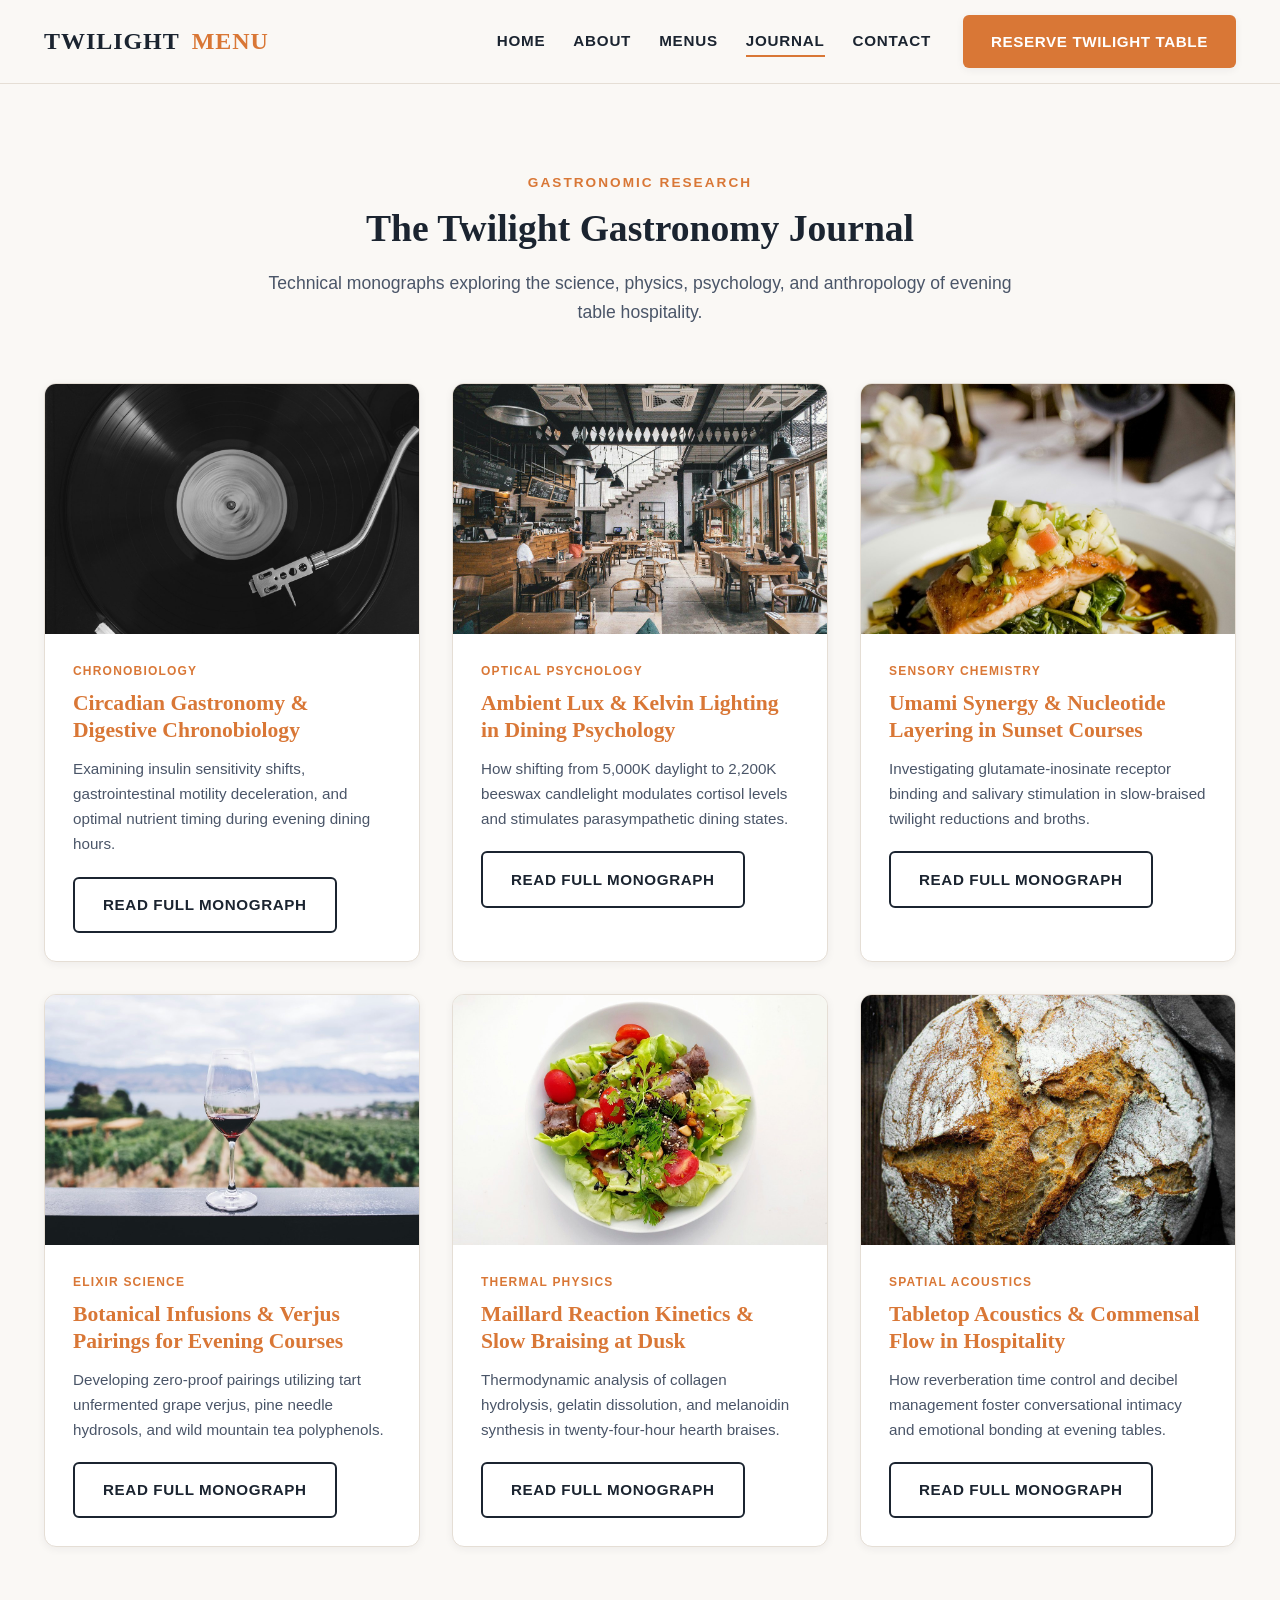
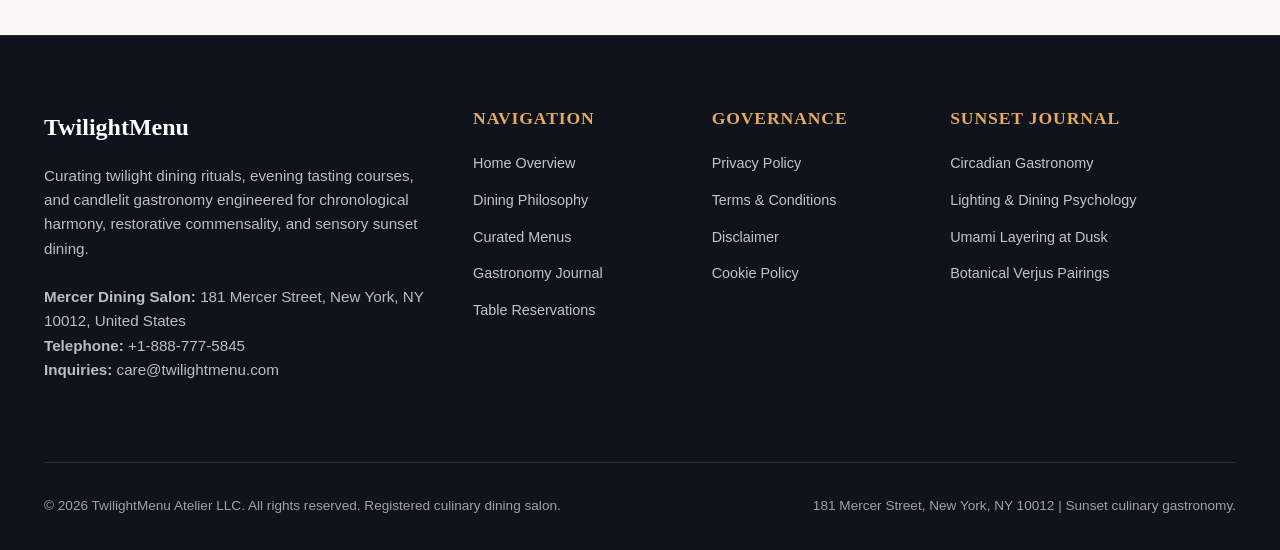
<file: blog.html>
<!DOCTYPE html>
<html lang="en">
<head>
    <meta charset="UTF-8">
    <meta name="viewport" content="width=device-width, initial-scale=1.0">
    <title>Twilight Gastronomy Journal | TwilightMenu</title>
    <meta name="description" content="Technical monographs exploring circadian gastronomy, lighting kelvins in dining psychology, umami synergies, and acoustic commensality.">
    <link rel="stylesheet" href="assets/css/style.css">
</head>
<body>
    
    <!-- Google tag (gtag.js) -->
    <script async src="https://www.googletagmanager.com/gtag/js?id=G-0LY0HY7L01"></script>
    <script>
      window.dataLayer = window.dataLayer || [];
      function gtag(){dataLayer.push(arguments);}
      gtag('js', new Date());
      gtag('config', 'G-0LY0HY7L01');
    </script>
    <header class="site-header">
        <div class="container header-inner">
            <a href="index.html" class="site-logo">Twilight<span>Menu</span></a>
            <nav class="nav-desktop">
                <ul class="nav-links">
                    <li><a href="index.html" class="nav-link ">Home</a></li>
                    <li><a href="about.html" class="nav-link ">About</a></li>
                    <li><a href="about.html#menus" class="nav-link">Menus</a></li>
                    <li><a href="blog.html" class="nav-link active">Journal</a></li>
                    <li><a href="contact.html" class="nav-link ">Contact</a></li>
                    <!-- Policy Links Hidden on Desktop via .nav-item-policy -->
                    <li class="nav-item-policy"><a href="privacy-policy.html" class="nav-link">Privacy Policy</a></li>
                    <li class="nav-item-policy"><a href="terms-and-conditions.html" class="nav-link">Terms & Conditions</a></li>
                    <li class="nav-item-policy"><a href="disclaimer.html" class="nav-link">Disclaimer</a></li>
                    <li class="nav-item-policy"><a href="cookie-policy.html" class="nav-link">Cookie Policy</a></li>
                </ul>
                <a href="contact.html" class="btn btn-primary">Reserve Twilight Table</a>
            </nav>
            <button class="mobile-menu-btn" aria-label="Toggle Mobile Menu">
                <span></span>
                <span></span>
                <span></span>
            </button>
        </div>
    </header>
    <div class="mobile-drawer">
        <ul class="mobile-nav-list">
            <li><a href="index.html" class="mobile-nav-link">Home</a></li>
            <li><a href="about.html" class="mobile-nav-link">About Atelier</a></li>
            <li><a href="about.html#menus" class="mobile-nav-link">Sunset Menus</a></li>
            <li><a href="blog.html" class="mobile-nav-link">Gastronomy Journal</a></li>
            <li><a href="contact.html" class="mobile-nav-link">Reservations & Concierge</a></li>
            <li><a href="privacy-policy.html" class="mobile-nav-link">Privacy Policy</a></li>
            <li><a href="terms-and-conditions.html" class="mobile-nav-link">Terms & Conditions</a></li>
            <li><a href="disclaimer.html" class="mobile-nav-link">Disclaimer</a></li>
            <li><a href="cookie-policy.html" class="mobile-nav-link">Cookie Policy</a></li>
        </ul>
    </div>
    
    <main>
        <section class="section">
            <div class="container">
                <div class="section-title-wrap">
                    <span class="section-eyebrow">Gastronomic Research</span>
                    <h1 class="section-title">The Twilight Gastronomy Journal</h1>
                    <p class="section-desc">Technical monographs exploring the science, physics, psychology, and anthropology of evening table hospitality.</p>
                </div>
                <div class="grid-3">
                    <div class="card">
                        <img src="assets/images/blog_dry_aged_steer_tenderness_enzymes.jpg" alt="Circadian Gastronomy and Digestive Chronobiology" class="card-img">
                        <div class="card-body">
                            <span class="card-tag">Chronobiology</span>
                            <h3 class="card-title"><a href="blog/circadian-gastronomy-and-evening-digestive-chronobiology.html">Circadian Gastronomy & Digestive Chronobiology</a></h3>
                            <p class="card-text">Examining insulin sensitivity shifts, gastrointestinal motility deceleration, and optimal nutrient timing during evening dining hours.</p>
                            <a href="blog/circadian-gastronomy-and-evening-digestive-chronobiology.html" class="btn btn-secondary">Read Full Monograph</a>
                        </div>
                    </div>
                    <div class="card">
                        <img src="assets/images/blog_molecular_gastronomy_emulsions.jpg" alt="Ambient Lux and Kelvin Lighting in Dining Psychology" class="card-img">
                        <div class="card-body">
                            <span class="card-tag">Optical Psychology</span>
                            <h3 class="card-title"><a href="blog/ambient-lux-and-kelvin-lighting-in-twilight-dining-psychology.html">Ambient Lux & Kelvin Lighting in Dining Psychology</a></h3>
                            <p class="card-text">How shifting from 5,000K daylight to 2,200K beeswax candlelight modulates cortisol levels and stimulates parasympathetic dining states.</p>
                            <a href="blog/ambient-lux-and-kelvin-lighting-in-twilight-dining-psychology.html" class="btn btn-secondary">Read Full Monograph</a>
                        </div>
                    </div>
                    <div class="card">
                        <img src="assets/images/blog_sous_vide_thermal_precision_seafood.jpg" alt="Umami Synergy and Nucleotide Layering at Dusk" class="card-img">
                        <div class="card-body">
                            <span class="card-tag">Sensory Chemistry</span>
                            <h3 class="card-title"><a href="blog/umami-synergy-and-nucleotide-layering-in-sunset-tasting-menus.html">Umami Synergy & Nucleotide Layering in Sunset Courses</a></h3>
                            <p class="card-text">Investigating glutamate-inosinate receptor binding and salivary stimulation in slow-braised twilight reductions and broths.</p>
                            <a href="blog/umami-synergy-and-nucleotide-layering-in-sunset-tasting-menus.html" class="btn btn-secondary">Read Full Monograph</a>
                        </div>
                    </div>
                    <div class="card">
                        <img src="assets/images/blog_sommelier_wine_vintage_pairings.jpg" alt="Botanical Infusions and Verjus Pairings" class="card-img">
                        <div class="card-body">
                            <span class="card-tag">Elixir Science</span>
                            <h3 class="card-title"><a href="blog/botanical-infusions-and-verjus-pairings-for-evening-courses.html">Botanical Infusions & Verjus Pairings for Evening Courses</a></h3>
                            <p class="card-text">Developing zero-proof pairings utilizing tart unfermented grape verjus, pine needle hydrosols, and wild mountain tea polyphenols.</p>
                            <a href="blog/botanical-infusions-and-verjus-pairings-for-evening-courses.html" class="btn btn-secondary">Read Full Monograph</a>
                        </div>
                    </div>
                    <div class="card">
                        <img src="assets/images/blog_foraged_forest_botanicals_infusion.jpg" alt="Maillard Reaction Kinetics and Slow Braising at Dusk" class="card-img">
                        <div class="card-body">
                            <span class="card-tag">Thermal Physics</span>
                            <h3 class="card-title"><a href="blog/maillard-reaction-kinetics-and-slow-braising-at-dusk.html">Maillard Reaction Kinetics & Slow Braising at Dusk</a></h3>
                            <p class="card-text">Thermodynamic analysis of collagen hydrolysis, gelatin dissolution, and melanoidin synthesis in twenty-four-hour hearth braises.</p>
                            <a href="blog/maillard-reaction-kinetics-and-slow-braising-at-dusk.html" class="btn btn-secondary">Read Full Monograph</a>
                        </div>
                    </div>
                    <div class="card">
                        <img src="assets/images/blog_artisanal_sourdough_lactobacillus_fermentation.jpg" alt="Tabletop Acoustics and Commensal Flow" class="card-img">
                        <div class="card-body">
                            <span class="card-tag">Spatial Acoustics</span>
                            <h3 class="card-title"><a href="blog/tabletop-acoustics-and-commensal-flow-in-evening-hospitality.html">Tabletop Acoustics & Commensal Flow in Hospitality</a></h3>
                            <p class="card-text">How reverberation time control and decibel management foster conversational intimacy and emotional bonding at evening tables.</p>
                            <a href="blog/tabletop-acoustics-and-commensal-flow-in-evening-hospitality.html" class="btn btn-secondary">Read Full Monograph</a>
                        </div>
                    </div>
                </div>
            </div>
        </section>
    </main>
    
    <footer class="site-footer">
        <div class="container">
            <div class="footer-grid">
                <div>
                    <a href="index.html" class="footer-logo">TwilightMenu</a>
                    <p class="footer-desc">Curating twilight dining rituals, evening tasting courses, and candlelit gastronomy engineered for chronological harmony, restorative commensality, and sensory sunset dining.</p>
                    <p class="footer-desc"><strong>Mercer Dining Salon:</strong> 181 Mercer Street, New York, NY 10012, United States<br><strong>Telephone:</strong> +1-888-777-5845<br><strong>Inquiries:</strong> care@twilightmenu.com</p>
                </div>
                <div>
                    <h4 class="footer-col-title">Navigation</h4>
                    <ul class="footer-links">
                        <li><a href="index.html" class="footer-link">Home Overview</a></li>
                        <li><a href="about.html" class="footer-link">Dining Philosophy</a></li>
                        <li><a href="about.html#menus" class="footer-link">Curated Menus</a></li>
                        <li><a href="blog.html" class="footer-link">Gastronomy Journal</a></li>
                        <li><a href="contact.html" class="footer-link">Table Reservations</a></li>
                    </ul>
                </div>
                <div>
                    <h4 class="footer-col-title">Governance</h4>
                    <ul class="footer-links">
                        <li><a href="privacy-policy.html" class="footer-link">Privacy Policy</a></li>
                        <li><a href="terms-and-conditions.html" class="footer-link">Terms & Conditions</a></li>
                        <li><a href="disclaimer.html" class="footer-link">Disclaimer</a></li>
                        <li><a href="cookie-policy.html" class="footer-link">Cookie Policy</a></li>
                    </ul>
                </div>
                <div>
                    <h4 class="footer-col-title">Sunset Journal</h4>
                    <ul class="footer-links">
                        <li><a href="blog/circadian-gastronomy-and-evening-digestive-chronobiology.html" class="footer-link">Circadian Gastronomy</a></li>
                        <li><a href="blog/ambient-lux-and-kelvin-lighting-in-twilight-dining-psychology.html" class="footer-link">Lighting & Dining Psychology</a></li>
                        <li><a href="blog/umami-synergy-and-nucleotide-layering-in-sunset-tasting-menus.html" class="footer-link">Umami Layering at Dusk</a></li>
                        <li><a href="blog/botanical-infusions-and-verjus-pairings-for-evening-courses.html" class="footer-link">Botanical Verjus Pairings</a></li>
                    </ul>
                </div>
            </div>
            <div class="footer-bottom">
                <p>&copy; 2026 TwilightMenu Atelier LLC. All rights reserved. Registered culinary dining salon.</p>
                <p>181 Mercer Street, New York, NY 10012 | Sunset culinary gastronomy.</p>
            </div>
        </div>
    </footer>
    <script src="assets/js/main.js"></script>
    
</body>
</html>
</file>
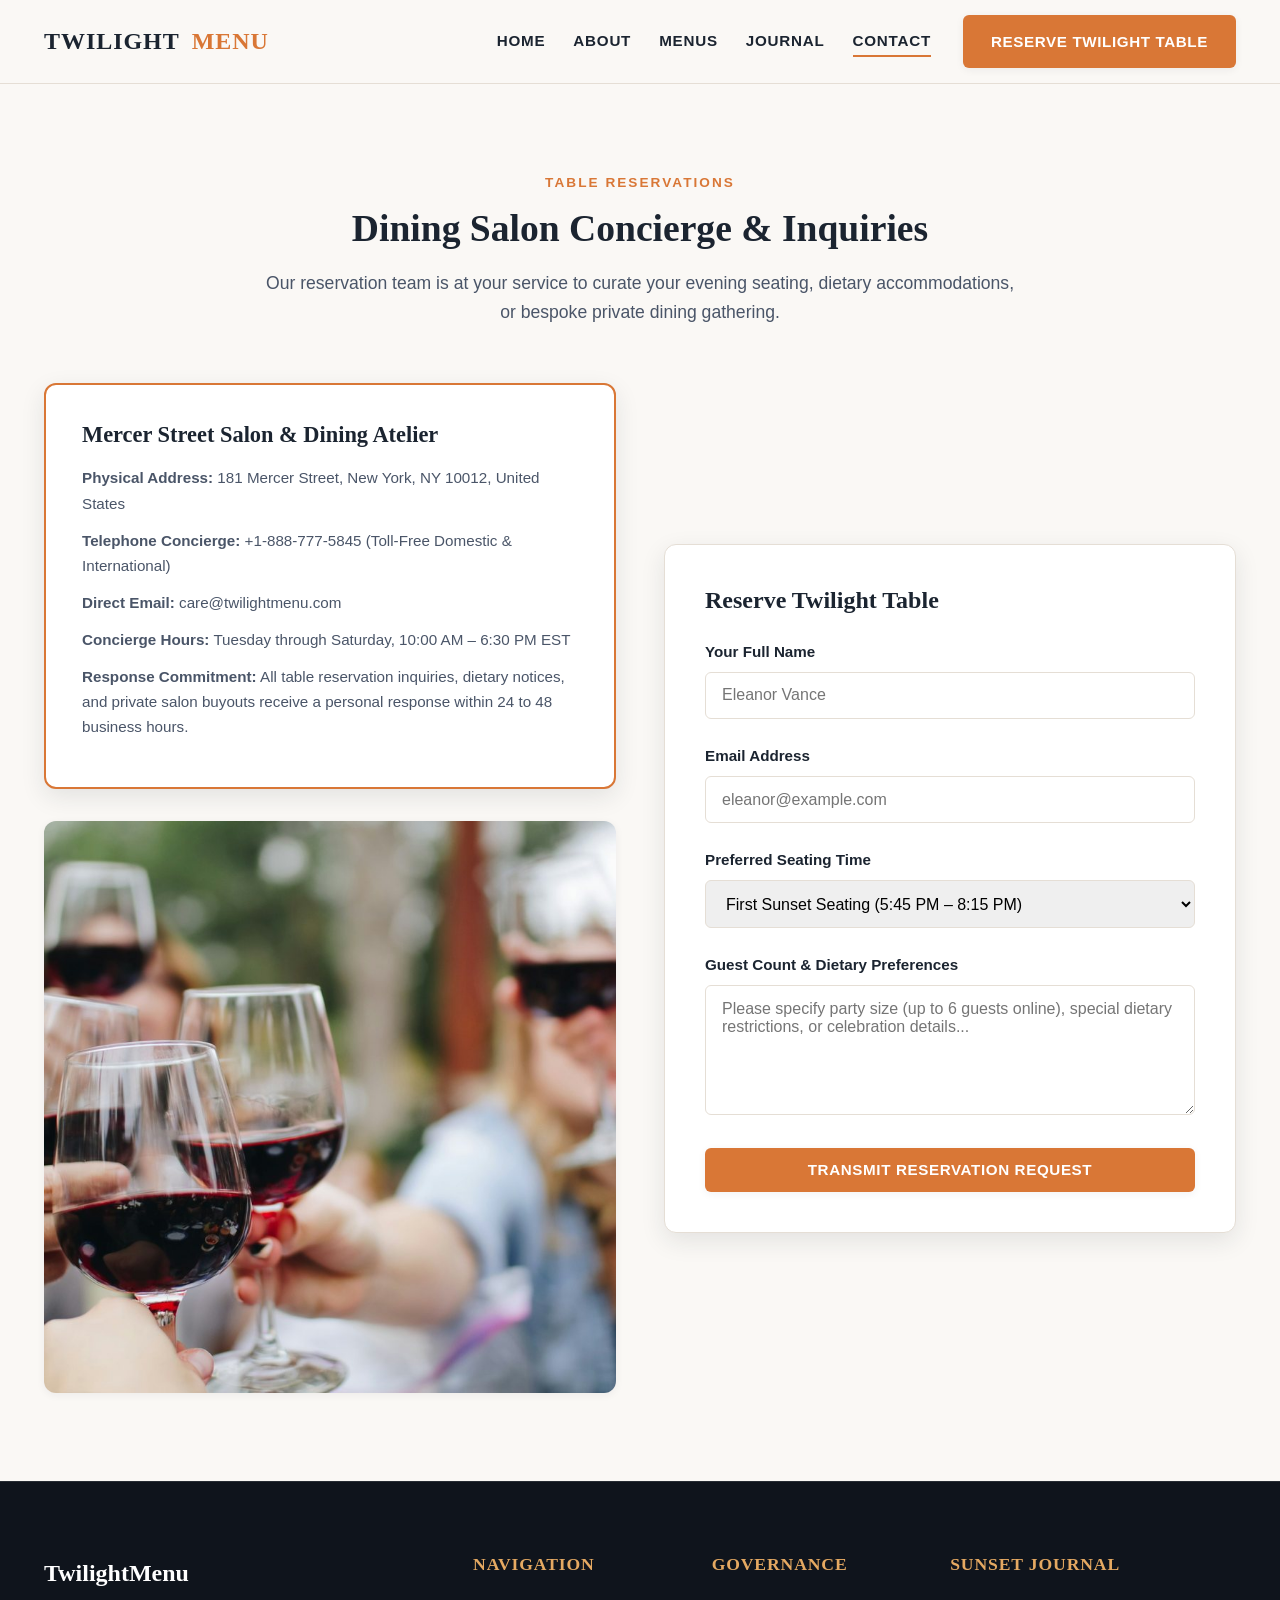
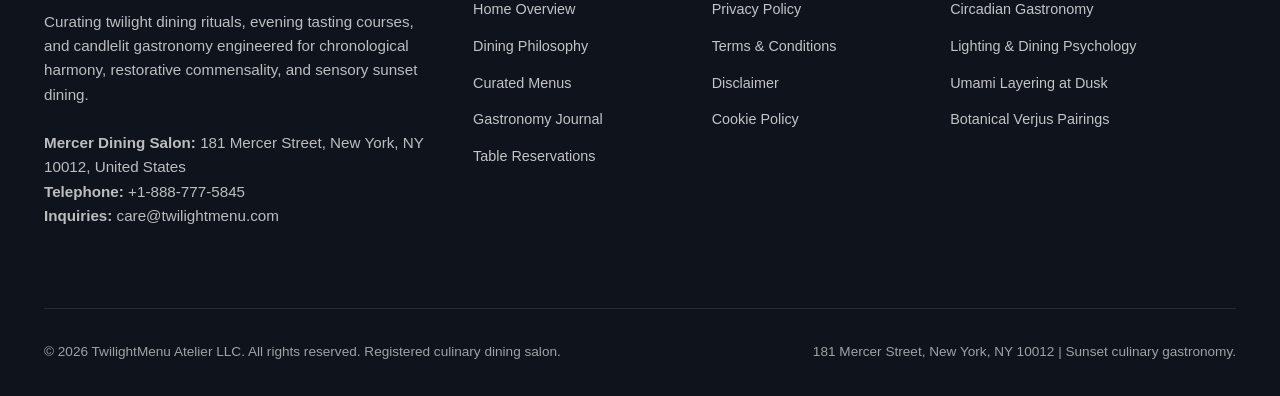
<file: contact.html>
<!DOCTYPE html>
<html lang="en">
<head>
    <meta charset="UTF-8">
    <meta name="viewport" content="width=device-width, initial-scale=1.0">
    <title>Reservations & Inquiries | TwilightMenu</title>
    <meta name="description" content="Reserve your table at the Mercer Street Twilight Dining Salon in SoHo New York or inquire regarding private dining buyouts.">
    <link rel="stylesheet" href="assets/css/style.css">
</head>
<body>
    
    <!-- Google tag (gtag.js) -->
    <script async src="https://www.googletagmanager.com/gtag/js?id=G-0LY0HY7L01"></script>
    <script>
      window.dataLayer = window.dataLayer || [];
      function gtag(){dataLayer.push(arguments);}
      gtag('js', new Date());
      gtag('config', 'G-0LY0HY7L01');
    </script>
    <header class="site-header">
        <div class="container header-inner">
            <a href="index.html" class="site-logo">Twilight<span>Menu</span></a>
            <nav class="nav-desktop">
                <ul class="nav-links">
                    <li><a href="index.html" class="nav-link ">Home</a></li>
                    <li><a href="about.html" class="nav-link ">About</a></li>
                    <li><a href="about.html#menus" class="nav-link">Menus</a></li>
                    <li><a href="blog.html" class="nav-link ">Journal</a></li>
                    <li><a href="contact.html" class="nav-link active">Contact</a></li>
                    <!-- Policy Links Hidden on Desktop via .nav-item-policy -->
                    <li class="nav-item-policy"><a href="privacy-policy.html" class="nav-link">Privacy Policy</a></li>
                    <li class="nav-item-policy"><a href="terms-and-conditions.html" class="nav-link">Terms & Conditions</a></li>
                    <li class="nav-item-policy"><a href="disclaimer.html" class="nav-link">Disclaimer</a></li>
                    <li class="nav-item-policy"><a href="cookie-policy.html" class="nav-link">Cookie Policy</a></li>
                </ul>
                <a href="contact.html" class="btn btn-primary">Reserve Twilight Table</a>
            </nav>
            <button class="mobile-menu-btn" aria-label="Toggle Mobile Menu">
                <span></span>
                <span></span>
                <span></span>
            </button>
        </div>
    </header>
    <div class="mobile-drawer">
        <ul class="mobile-nav-list">
            <li><a href="index.html" class="mobile-nav-link">Home</a></li>
            <li><a href="about.html" class="mobile-nav-link">About Atelier</a></li>
            <li><a href="about.html#menus" class="mobile-nav-link">Sunset Menus</a></li>
            <li><a href="blog.html" class="mobile-nav-link">Gastronomy Journal</a></li>
            <li><a href="contact.html" class="mobile-nav-link">Reservations & Concierge</a></li>
            <li><a href="privacy-policy.html" class="mobile-nav-link">Privacy Policy</a></li>
            <li><a href="terms-and-conditions.html" class="mobile-nav-link">Terms & Conditions</a></li>
            <li><a href="disclaimer.html" class="mobile-nav-link">Disclaimer</a></li>
            <li><a href="cookie-policy.html" class="mobile-nav-link">Cookie Policy</a></li>
        </ul>
    </div>
    
    <main>
        <section class="section">
            <div class="container">
                <div class="section-title-wrap">
                    <span class="section-eyebrow">Table Reservations</span>
                    <h1 class="section-title">Dining Salon Concierge & Inquiries</h1>
                    <p class="section-desc">Our reservation team is at your service to curate your evening seating, dietary accommodations, or bespoke private dining gathering.</p>
                </div>
                <div class="grid-2">
                    <div>
                        <div class="policy-card" style="margin-top: 0;">
                            <h3>Mercer Street Salon & Dining Atelier</h3>
                            <p><strong>Physical Address:</strong> 181 Mercer Street, New York, NY 10012, United States</p>
                            <p><strong>Telephone Concierge:</strong> +1-888-777-5845 (Toll-Free Domestic & International)</p>
                            <p><strong>Direct Email:</strong> care@twilightmenu.com</p>
                            <p><strong>Concierge Hours:</strong> Tuesday through Saturday, 10:00 AM &ndash; 6:30 PM EST</p>
                            <p><strong>Response Commitment:</strong> All table reservation inquiries, dietary notices, and private salon buyouts receive a personal response within 24 to 48 business hours.</p>
                        </div>
                        <div style="margin-top: 2rem;">
                            <img src="assets/images/dish_sommelier_wine_pairing.jpg" alt="Mercer Street Dining Salon" style="width: 100%; border-radius: var(--radius-md); box-shadow: var(--shadow-sm);">
                        </div>
                    </div>
                    <div>
                        <form class="contact-form">
                            <h3 style="font-size: 1.5rem; margin-bottom: 1.5rem; color: var(--color-primary-dark);">Reserve Twilight Table</h3>
                            <div class="form-group">
                                <label class="form-label" for="full-name">Your Full Name</label>
                                <input type="text" id="full-name" class="form-control" placeholder="Eleanor Vance" required>
                            </div>
                            <div class="form-group">
                                <label class="form-label" for="email-address">Email Address</label>
                                <input type="email" id="email-address" class="form-control" placeholder="eleanor@example.com" required>
                            </div>
                            <div class="form-group">
                                <label class="form-label" for="seating-choice">Preferred Seating Time</label>
                                <select id="seating-choice" class="form-control">
                                    <option value="sunset-first">First Sunset Seating (5:45 PM &ndash; 8:15 PM)</option>
                                    <option value="twilight-second">Second Twilight Seating (8:45 PM &ndash; 11:30 PM)</option>
                                    <option value="private-salon">Private Salon Buyout Inquiry</option>
                                    <option value="special-dietary">Dietary Consultation / Event Inquiry</option>
                                </select>
                            </div>
                            <div class="form-group">
                                <label class="form-label" for="guest-notes">Guest Count & Dietary Preferences</label>
                                <textarea id="guest-notes" class="form-control" placeholder="Please specify party size (up to 6 guests online), special dietary restrictions, or celebration details..." required></textarea>
                            </div>
                            <button type="submit" class="btn btn-primary" style="width: 100%;">Transmit Reservation Request</button>
                        </form>
                    </div>
                </div>
            </div>
        </section>
    </main>
    
    <footer class="site-footer">
        <div class="container">
            <div class="footer-grid">
                <div>
                    <a href="index.html" class="footer-logo">TwilightMenu</a>
                    <p class="footer-desc">Curating twilight dining rituals, evening tasting courses, and candlelit gastronomy engineered for chronological harmony, restorative commensality, and sensory sunset dining.</p>
                    <p class="footer-desc"><strong>Mercer Dining Salon:</strong> 181 Mercer Street, New York, NY 10012, United States<br><strong>Telephone:</strong> +1-888-777-5845<br><strong>Inquiries:</strong> care@twilightmenu.com</p>
                </div>
                <div>
                    <h4 class="footer-col-title">Navigation</h4>
                    <ul class="footer-links">
                        <li><a href="index.html" class="footer-link">Home Overview</a></li>
                        <li><a href="about.html" class="footer-link">Dining Philosophy</a></li>
                        <li><a href="about.html#menus" class="footer-link">Curated Menus</a></li>
                        <li><a href="blog.html" class="footer-link">Gastronomy Journal</a></li>
                        <li><a href="contact.html" class="footer-link">Table Reservations</a></li>
                    </ul>
                </div>
                <div>
                    <h4 class="footer-col-title">Governance</h4>
                    <ul class="footer-links">
                        <li><a href="privacy-policy.html" class="footer-link">Privacy Policy</a></li>
                        <li><a href="terms-and-conditions.html" class="footer-link">Terms & Conditions</a></li>
                        <li><a href="disclaimer.html" class="footer-link">Disclaimer</a></li>
                        <li><a href="cookie-policy.html" class="footer-link">Cookie Policy</a></li>
                    </ul>
                </div>
                <div>
                    <h4 class="footer-col-title">Sunset Journal</h4>
                    <ul class="footer-links">
                        <li><a href="blog/circadian-gastronomy-and-evening-digestive-chronobiology.html" class="footer-link">Circadian Gastronomy</a></li>
                        <li><a href="blog/ambient-lux-and-kelvin-lighting-in-twilight-dining-psychology.html" class="footer-link">Lighting & Dining Psychology</a></li>
                        <li><a href="blog/umami-synergy-and-nucleotide-layering-in-sunset-tasting-menus.html" class="footer-link">Umami Layering at Dusk</a></li>
                        <li><a href="blog/botanical-infusions-and-verjus-pairings-for-evening-courses.html" class="footer-link">Botanical Verjus Pairings</a></li>
                    </ul>
                </div>
            </div>
            <div class="footer-bottom">
                <p>&copy; 2026 TwilightMenu Atelier LLC. All rights reserved. Registered culinary dining salon.</p>
                <p>181 Mercer Street, New York, NY 10012 | Sunset culinary gastronomy.</p>
            </div>
        </div>
    </footer>
    <script src="assets/js/main.js"></script>
    
</body>
</html>
</file>
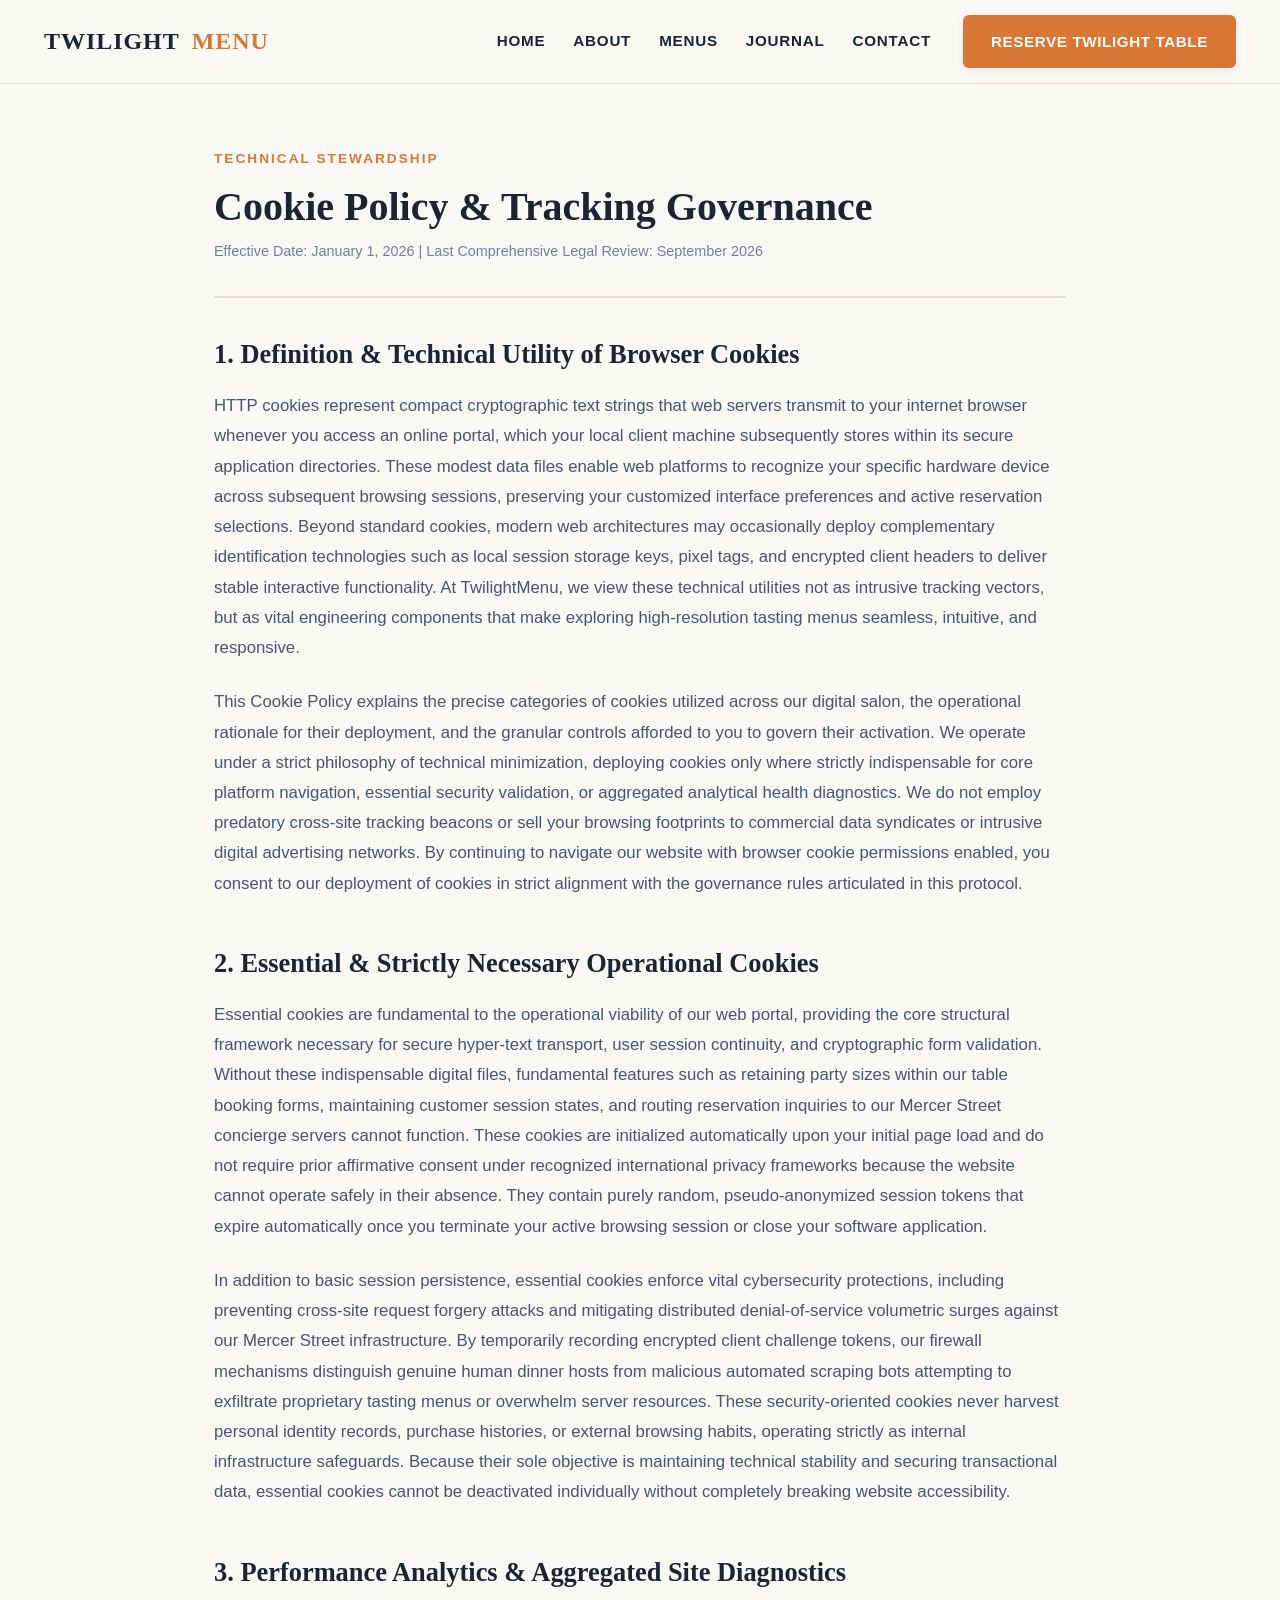
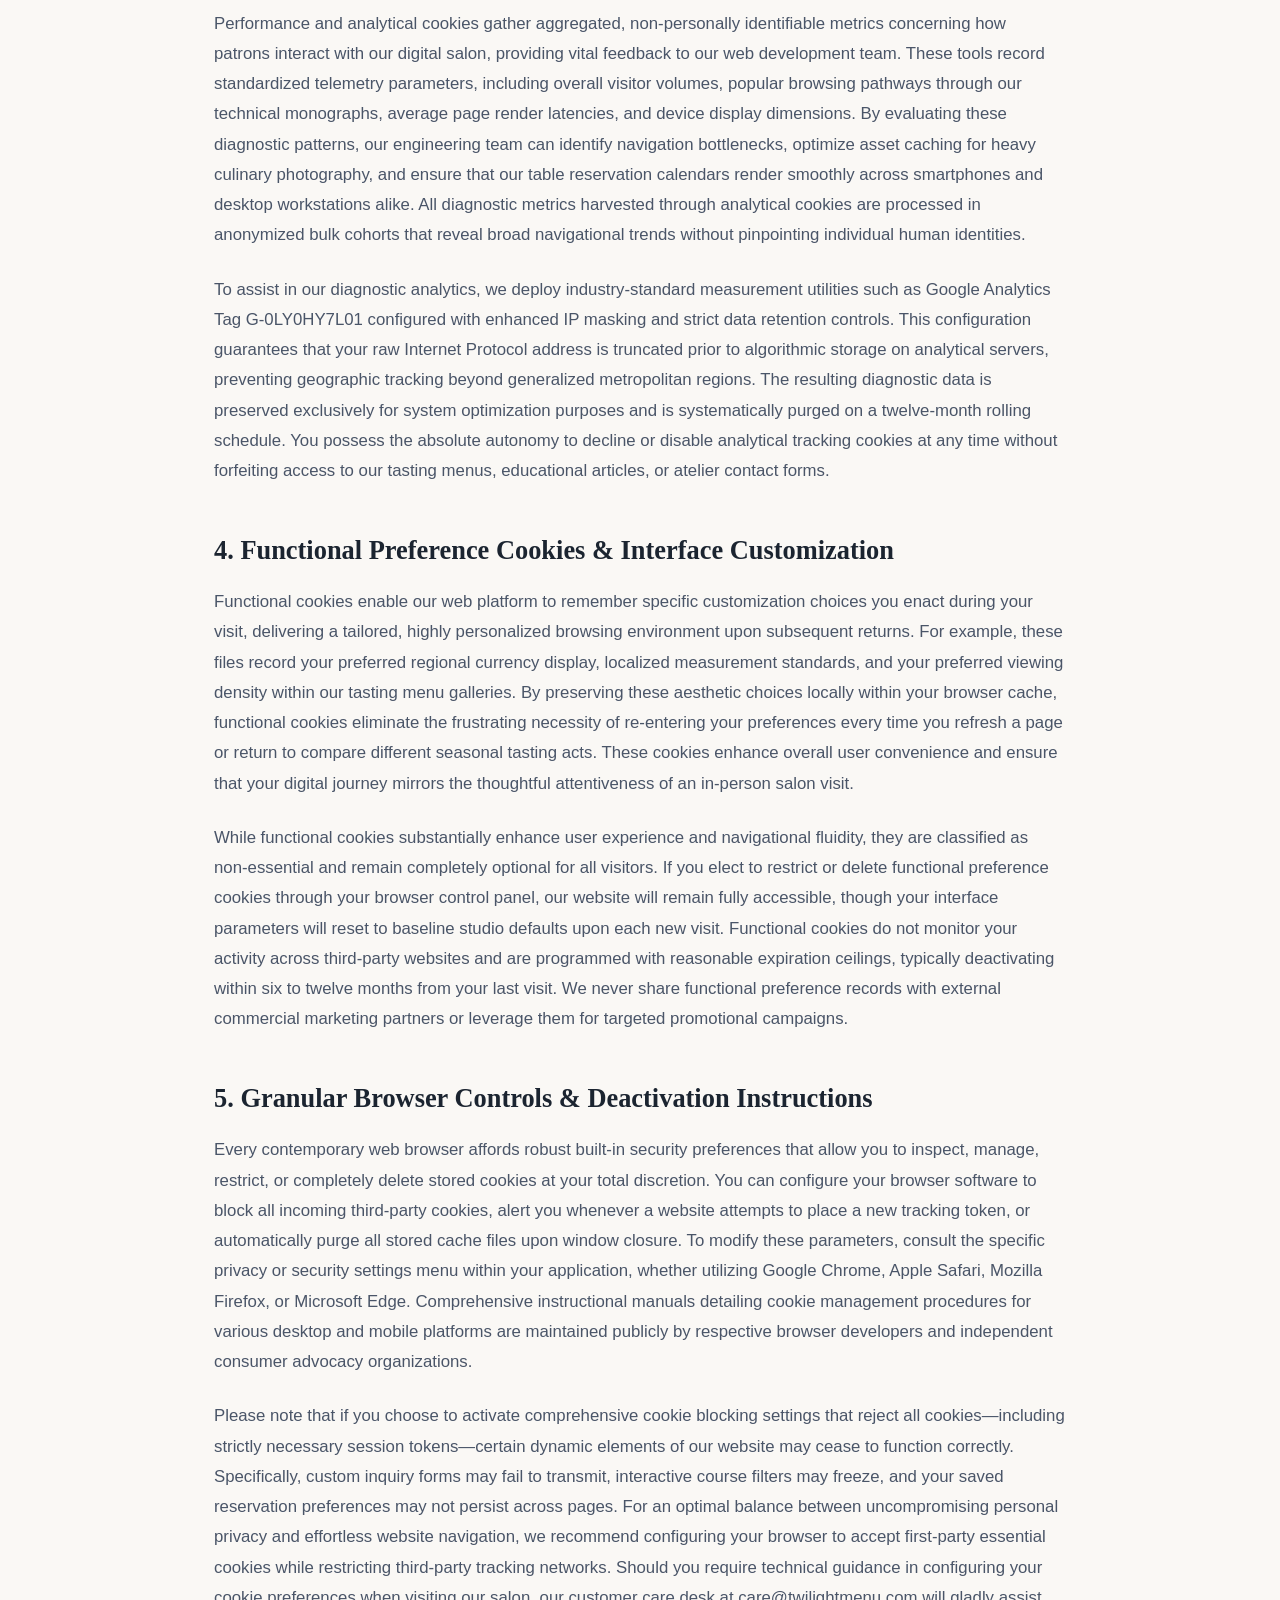
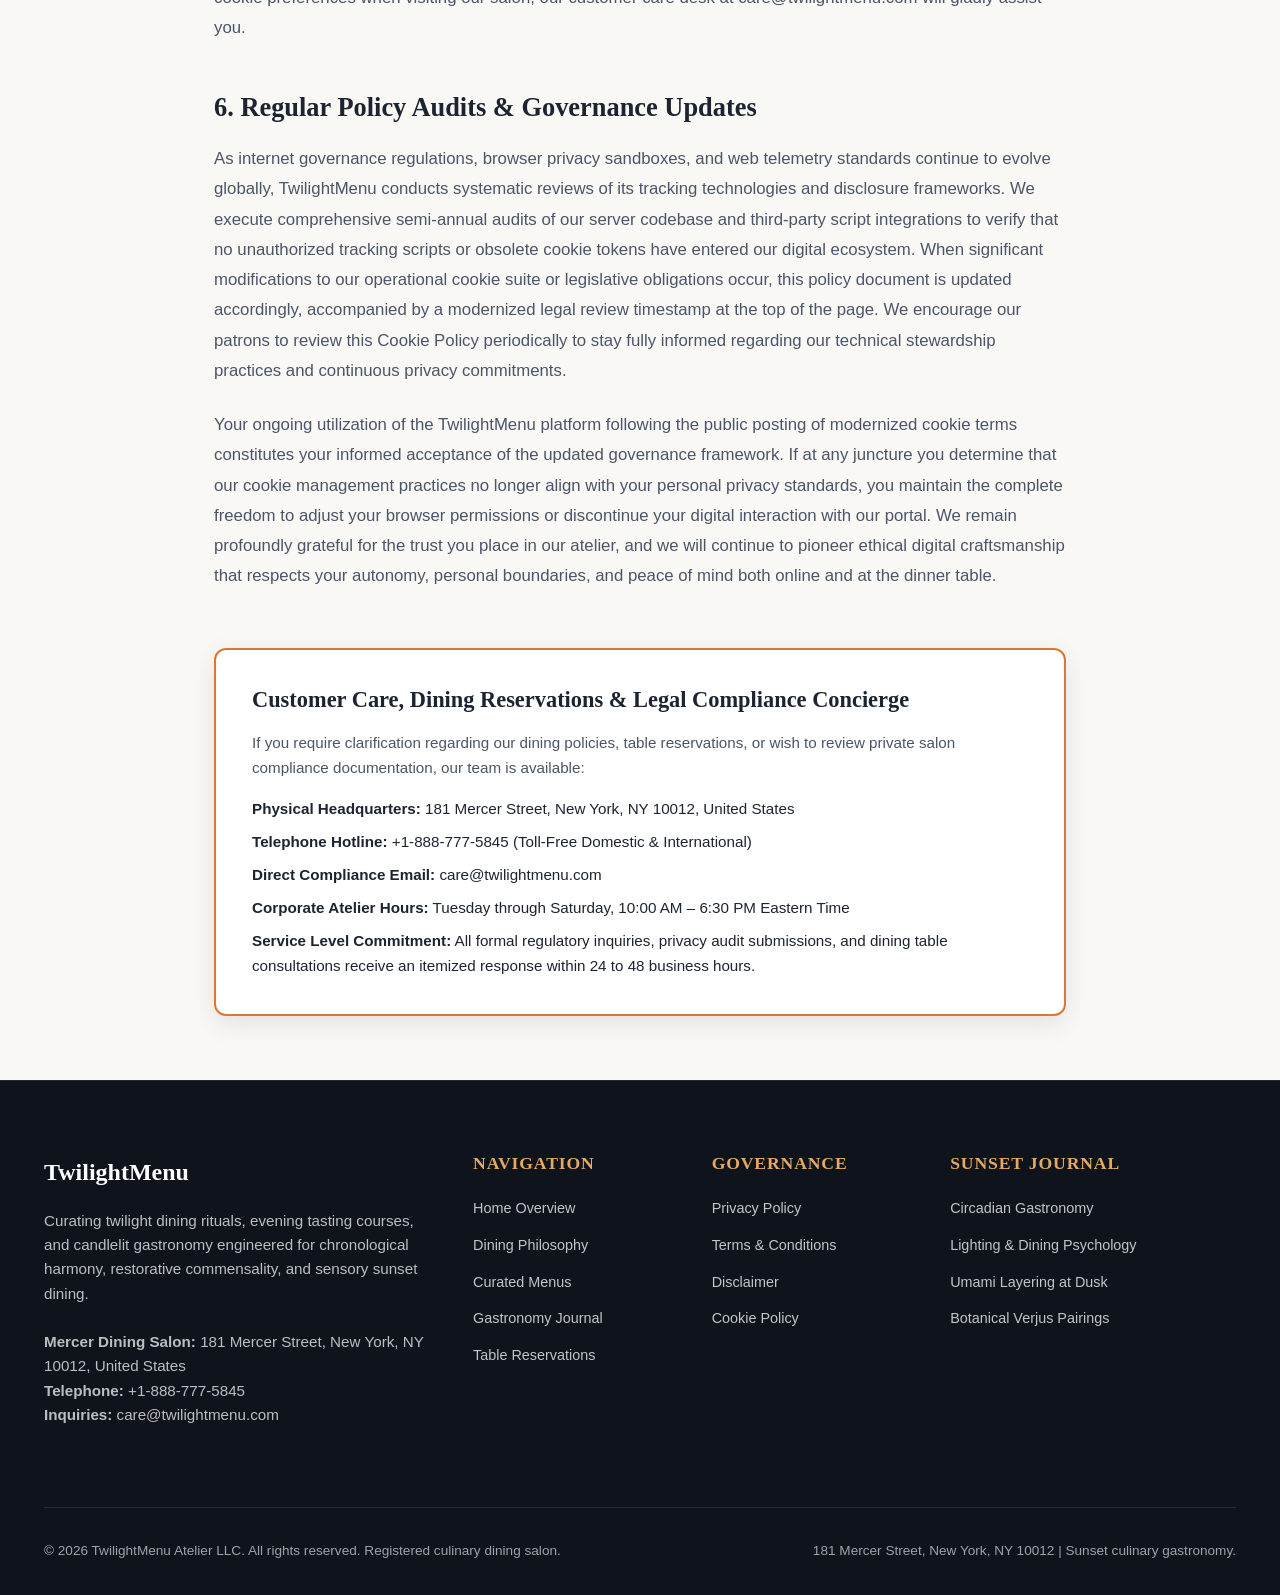
<file: cookie-policy.html>
<!DOCTYPE html>
<html lang="en">
<head>
    <meta charset="UTF-8">
    <meta name="viewport" content="width=device-width, initial-scale=1.0">
    <title>Cookie Policy & Digital Tracking | TwilightMenu</title>
    <meta name="description" content="Comprehensive cookie policy outlining session management, diagnostic telemetry, privacy controls, and user choices at TwilightMenu.">
    <link rel="stylesheet" href="assets/css/style.css">
</head>
<body>
    
    <!-- Google tag (gtag.js) -->
    <script async src="https://www.googletagmanager.com/gtag/js?id=G-0LY0HY7L01"></script>
    <script>
      window.dataLayer = window.dataLayer || [];
      function gtag(){dataLayer.push(arguments);}
      gtag('js', new Date());
      gtag('config', 'G-0LY0HY7L01');
    </script>
    <header class="site-header">
        <div class="container header-inner">
            <a href="index.html" class="site-logo">Twilight<span>Menu</span></a>
            <nav class="nav-desktop">
                <ul class="nav-links">
                    <li><a href="index.html" class="nav-link ">Home</a></li>
                    <li><a href="about.html" class="nav-link ">About</a></li>
                    <li><a href="about.html#menus" class="nav-link">Menus</a></li>
                    <li><a href="blog.html" class="nav-link ">Journal</a></li>
                    <li><a href="contact.html" class="nav-link ">Contact</a></li>
                    <!-- Policy Links Hidden on Desktop via .nav-item-policy -->
                    <li class="nav-item-policy"><a href="privacy-policy.html" class="nav-link">Privacy Policy</a></li>
                    <li class="nav-item-policy"><a href="terms-and-conditions.html" class="nav-link">Terms & Conditions</a></li>
                    <li class="nav-item-policy"><a href="disclaimer.html" class="nav-link">Disclaimer</a></li>
                    <li class="nav-item-policy"><a href="cookie-policy.html" class="nav-link">Cookie Policy</a></li>
                </ul>
                <a href="contact.html" class="btn btn-primary">Reserve Twilight Table</a>
            </nav>
            <button class="mobile-menu-btn" aria-label="Toggle Mobile Menu">
                <span></span>
                <span></span>
                <span></span>
            </button>
        </div>
    </header>
    <div class="mobile-drawer">
        <ul class="mobile-nav-list">
            <li><a href="index.html" class="mobile-nav-link">Home</a></li>
            <li><a href="about.html" class="mobile-nav-link">About Atelier</a></li>
            <li><a href="about.html#menus" class="mobile-nav-link">Sunset Menus</a></li>
            <li><a href="blog.html" class="mobile-nav-link">Gastronomy Journal</a></li>
            <li><a href="contact.html" class="mobile-nav-link">Reservations & Concierge</a></li>
            <li><a href="privacy-policy.html" class="mobile-nav-link">Privacy Policy</a></li>
            <li><a href="terms-and-conditions.html" class="mobile-nav-link">Terms & Conditions</a></li>
            <li><a href="disclaimer.html" class="mobile-nav-link">Disclaimer</a></li>
            <li><a href="cookie-policy.html" class="mobile-nav-link">Cookie Policy</a></li>
        </ul>
    </div>
    
    <main>
        <div class="policy-container">
            <div class="policy-header">
                <span class="section-eyebrow">Technical Stewardship</span>
                <h1 style="font-size: 2.5rem; margin-bottom: 0.5rem;">Cookie Policy & Tracking Governance</h1>
                <p class="policy-meta">Effective Date: January 1, 2026 | Last Comprehensive Legal Review: September 2026</p>
            </div>

            <section class="policy-section">
                <h2>1. Definition & Technical Utility of Browser Cookies</h2>
                <p>HTTP cookies represent compact cryptographic text strings that web servers transmit to your internet browser whenever you access an online portal, which your local client machine subsequently stores within its secure application directories. These modest data files enable web platforms to recognize your specific hardware device across subsequent browsing sessions, preserving your customized interface preferences and active reservation selections. Beyond standard cookies, modern web architectures may occasionally deploy complementary identification technologies such as local session storage keys, pixel tags, and encrypted client headers to deliver stable interactive functionality. At TwilightMenu, we view these technical utilities not as intrusive tracking vectors, but as vital engineering components that make exploring high-resolution tasting menus seamless, intuitive, and responsive.</p>
                <p>This Cookie Policy explains the precise categories of cookies utilized across our digital salon, the operational rationale for their deployment, and the granular controls afforded to you to govern their activation. We operate under a strict philosophy of technical minimization, deploying cookies only where strictly indispensable for core platform navigation, essential security validation, or aggregated analytical health diagnostics. We do not employ predatory cross-site tracking beacons or sell your browsing footprints to commercial data syndicates or intrusive digital advertising networks. By continuing to navigate our website with browser cookie permissions enabled, you consent to our deployment of cookies in strict alignment with the governance rules articulated in this protocol.</p>
            </section>

            <section class="policy-section">
                <h2>2. Essential & Strictly Necessary Operational Cookies</h2>
                <p>Essential cookies are fundamental to the operational viability of our web portal, providing the core structural framework necessary for secure hyper-text transport, user session continuity, and cryptographic form validation. Without these indispensable digital files, fundamental features such as retaining party sizes within our table booking forms, maintaining customer session states, and routing reservation inquiries to our Mercer Street concierge servers cannot function. These cookies are initialized automatically upon your initial page load and do not require prior affirmative consent under recognized international privacy frameworks because the website cannot operate safely in their absence. They contain purely random, pseudo-anonymized session tokens that expire automatically once you terminate your active browsing session or close your software application.</p>
                <p>In addition to basic session persistence, essential cookies enforce vital cybersecurity protections, including preventing cross-site request forgery attacks and mitigating distributed denial-of-service volumetric surges against our Mercer Street infrastructure. By temporarily recording encrypted client challenge tokens, our firewall mechanisms distinguish genuine human dinner hosts from malicious automated scraping bots attempting to exfiltrate proprietary tasting menus or overwhelm server resources. These security-oriented cookies never harvest personal identity records, purchase histories, or external browsing habits, operating strictly as internal infrastructure safeguards. Because their sole objective is maintaining technical stability and securing transactional data, essential cookies cannot be deactivated individually without completely breaking website accessibility.</p>
            </section>

            <section class="policy-section">
                <h2>3. Performance Analytics & Aggregated Site Diagnostics</h2>
                <p>Performance and analytical cookies gather aggregated, non-personally identifiable metrics concerning how patrons interact with our digital salon, providing vital feedback to our web development team. These tools record standardized telemetry parameters, including overall visitor volumes, popular browsing pathways through our technical monographs, average page render latencies, and device display dimensions. By evaluating these diagnostic patterns, our engineering team can identify navigation bottlenecks, optimize asset caching for heavy culinary photography, and ensure that our table reservation calendars render smoothly across smartphones and desktop workstations alike. All diagnostic metrics harvested through analytical cookies are processed in anonymized bulk cohorts that reveal broad navigational trends without pinpointing individual human identities.</p>
                <p>To assist in our diagnostic analytics, we deploy industry-standard measurement utilities such as Google Analytics Tag G-0LY0HY7L01 configured with enhanced IP masking and strict data retention controls. This configuration guarantees that your raw Internet Protocol address is truncated prior to algorithmic storage on analytical servers, preventing geographic tracking beyond generalized metropolitan regions. The resulting diagnostic data is preserved exclusively for system optimization purposes and is systematically purged on a twelve-month rolling schedule. You possess the absolute autonomy to decline or disable analytical tracking cookies at any time without forfeiting access to our tasting menus, educational articles, or atelier contact forms.</p>
            </section>

            <section class="policy-section">
                <h2>4. Functional Preference Cookies & Interface Customization</h2>
                <p>Functional cookies enable our web platform to remember specific customization choices you enact during your visit, delivering a tailored, highly personalized browsing environment upon subsequent returns. For example, these files record your preferred regional currency display, localized measurement standards, and your preferred viewing density within our tasting menu galleries. By preserving these aesthetic choices locally within your browser cache, functional cookies eliminate the frustrating necessity of re-entering your preferences every time you refresh a page or return to compare different seasonal tasting acts. These cookies enhance overall user convenience and ensure that your digital journey mirrors the thoughtful attentiveness of an in-person salon visit.</p>
                <p>While functional cookies substantially enhance user experience and navigational fluidity, they are classified as non-essential and remain completely optional for all visitors. If you elect to restrict or delete functional preference cookies through your browser control panel, our website will remain fully accessible, though your interface parameters will reset to baseline studio defaults upon each new visit. Functional cookies do not monitor your activity across third-party websites and are programmed with reasonable expiration ceilings, typically deactivating within six to twelve months from your last visit. We never share functional preference records with external commercial marketing partners or leverage them for targeted promotional campaigns.</p>
            </section>

            <section class="policy-section">
                <h2>5. Granular Browser Controls & Deactivation Instructions</h2>
                <p>Every contemporary web browser affords robust built-in security preferences that allow you to inspect, manage, restrict, or completely delete stored cookies at your total discretion. You can configure your browser software to block all incoming third-party cookies, alert you whenever a website attempts to place a new tracking token, or automatically purge all stored cache files upon window closure. To modify these parameters, consult the specific privacy or security settings menu within your application, whether utilizing Google Chrome, Apple Safari, Mozilla Firefox, or Microsoft Edge. Comprehensive instructional manuals detailing cookie management procedures for various desktop and mobile platforms are maintained publicly by respective browser developers and independent consumer advocacy organizations.</p>
                <p>Please note that if you choose to activate comprehensive cookie blocking settings that reject all cookies—including strictly necessary session tokens—certain dynamic elements of our website may cease to function correctly. Specifically, custom inquiry forms may fail to transmit, interactive course filters may freeze, and your saved reservation preferences may not persist across pages. For an optimal balance between uncompromising personal privacy and effortless website navigation, we recommend configuring your browser to accept first-party essential cookies while restricting third-party tracking networks. Should you require technical guidance in configuring your cookie preferences when visiting our salon, our customer care desk at care@twilightmenu.com will gladly assist you.</p>
            </section>

            <section class="policy-section">
                <h2>6. Regular Policy Audits & Governance Updates</h2>
                <p>As internet governance regulations, browser privacy sandboxes, and web telemetry standards continue to evolve globally, TwilightMenu conducts systematic reviews of its tracking technologies and disclosure frameworks. We execute comprehensive semi-annual audits of our server codebase and third-party script integrations to verify that no unauthorized tracking scripts or obsolete cookie tokens have entered our digital ecosystem. When significant modifications to our operational cookie suite or legislative obligations occur, this policy document is updated accordingly, accompanied by a modernized legal review timestamp at the top of the page. We encourage our patrons to review this Cookie Policy periodically to stay fully informed regarding our technical stewardship practices and continuous privacy commitments.</p>
                <p>Your ongoing utilization of the TwilightMenu platform following the public posting of modernized cookie terms constitutes your informed acceptance of the updated governance framework. If at any juncture you determine that our cookie management practices no longer align with your personal privacy standards, you maintain the complete freedom to adjust your browser permissions or discontinue your digital interaction with our portal. We remain profoundly grateful for the trust you place in our atelier, and we will continue to pioneer ethical digital craftsmanship that respects your autonomy, personal boundaries, and peace of mind both online and at the dinner table.</p>
            </section>

            
<div class="policy-card">
    <h3>Customer Care, Dining Reservations & Legal Compliance Concierge</h3>
    <p>If you require clarification regarding our dining policies, table reservations, or wish to review private salon compliance documentation, our team is available:</p>
    <ul class="contact-details-list">
        <li><strong>Physical Headquarters:</strong> 181 Mercer Street, New York, NY 10012, United States</li>
        <li><strong>Telephone Hotline:</strong> +1-888-777-5845 (Toll-Free Domestic & International)</li>
        <li><strong>Direct Compliance Email:</strong> care@twilightmenu.com</li>
        <li><strong>Corporate Atelier Hours:</strong> Tuesday through Saturday, 10:00 AM &ndash; 6:30 PM Eastern Time</li>
        <li><strong>Service Level Commitment:</strong> All formal regulatory inquiries, privacy audit submissions, and dining table consultations receive an itemized response within 24 to 48 business hours.</li>
    </ul>
</div>

        </div>
    </main>
    
    <footer class="site-footer">
        <div class="container">
            <div class="footer-grid">
                <div>
                    <a href="index.html" class="footer-logo">TwilightMenu</a>
                    <p class="footer-desc">Curating twilight dining rituals, evening tasting courses, and candlelit gastronomy engineered for chronological harmony, restorative commensality, and sensory sunset dining.</p>
                    <p class="footer-desc"><strong>Mercer Dining Salon:</strong> 181 Mercer Street, New York, NY 10012, United States<br><strong>Telephone:</strong> +1-888-777-5845<br><strong>Inquiries:</strong> care@twilightmenu.com</p>
                </div>
                <div>
                    <h4 class="footer-col-title">Navigation</h4>
                    <ul class="footer-links">
                        <li><a href="index.html" class="footer-link">Home Overview</a></li>
                        <li><a href="about.html" class="footer-link">Dining Philosophy</a></li>
                        <li><a href="about.html#menus" class="footer-link">Curated Menus</a></li>
                        <li><a href="blog.html" class="footer-link">Gastronomy Journal</a></li>
                        <li><a href="contact.html" class="footer-link">Table Reservations</a></li>
                    </ul>
                </div>
                <div>
                    <h4 class="footer-col-title">Governance</h4>
                    <ul class="footer-links">
                        <li><a href="privacy-policy.html" class="footer-link">Privacy Policy</a></li>
                        <li><a href="terms-and-conditions.html" class="footer-link">Terms & Conditions</a></li>
                        <li><a href="disclaimer.html" class="footer-link">Disclaimer</a></li>
                        <li><a href="cookie-policy.html" class="footer-link">Cookie Policy</a></li>
                    </ul>
                </div>
                <div>
                    <h4 class="footer-col-title">Sunset Journal</h4>
                    <ul class="footer-links">
                        <li><a href="blog/circadian-gastronomy-and-evening-digestive-chronobiology.html" class="footer-link">Circadian Gastronomy</a></li>
                        <li><a href="blog/ambient-lux-and-kelvin-lighting-in-twilight-dining-psychology.html" class="footer-link">Lighting & Dining Psychology</a></li>
                        <li><a href="blog/umami-synergy-and-nucleotide-layering-in-sunset-tasting-menus.html" class="footer-link">Umami Layering at Dusk</a></li>
                        <li><a href="blog/botanical-infusions-and-verjus-pairings-for-evening-courses.html" class="footer-link">Botanical Verjus Pairings</a></li>
                    </ul>
                </div>
            </div>
            <div class="footer-bottom">
                <p>&copy; 2026 TwilightMenu Atelier LLC. All rights reserved. Registered culinary dining salon.</p>
                <p>181 Mercer Street, New York, NY 10012 | Sunset culinary gastronomy.</p>
            </div>
        </div>
    </footer>
    <script src="assets/js/main.js"></script>
    
</body>
</html>
</file>
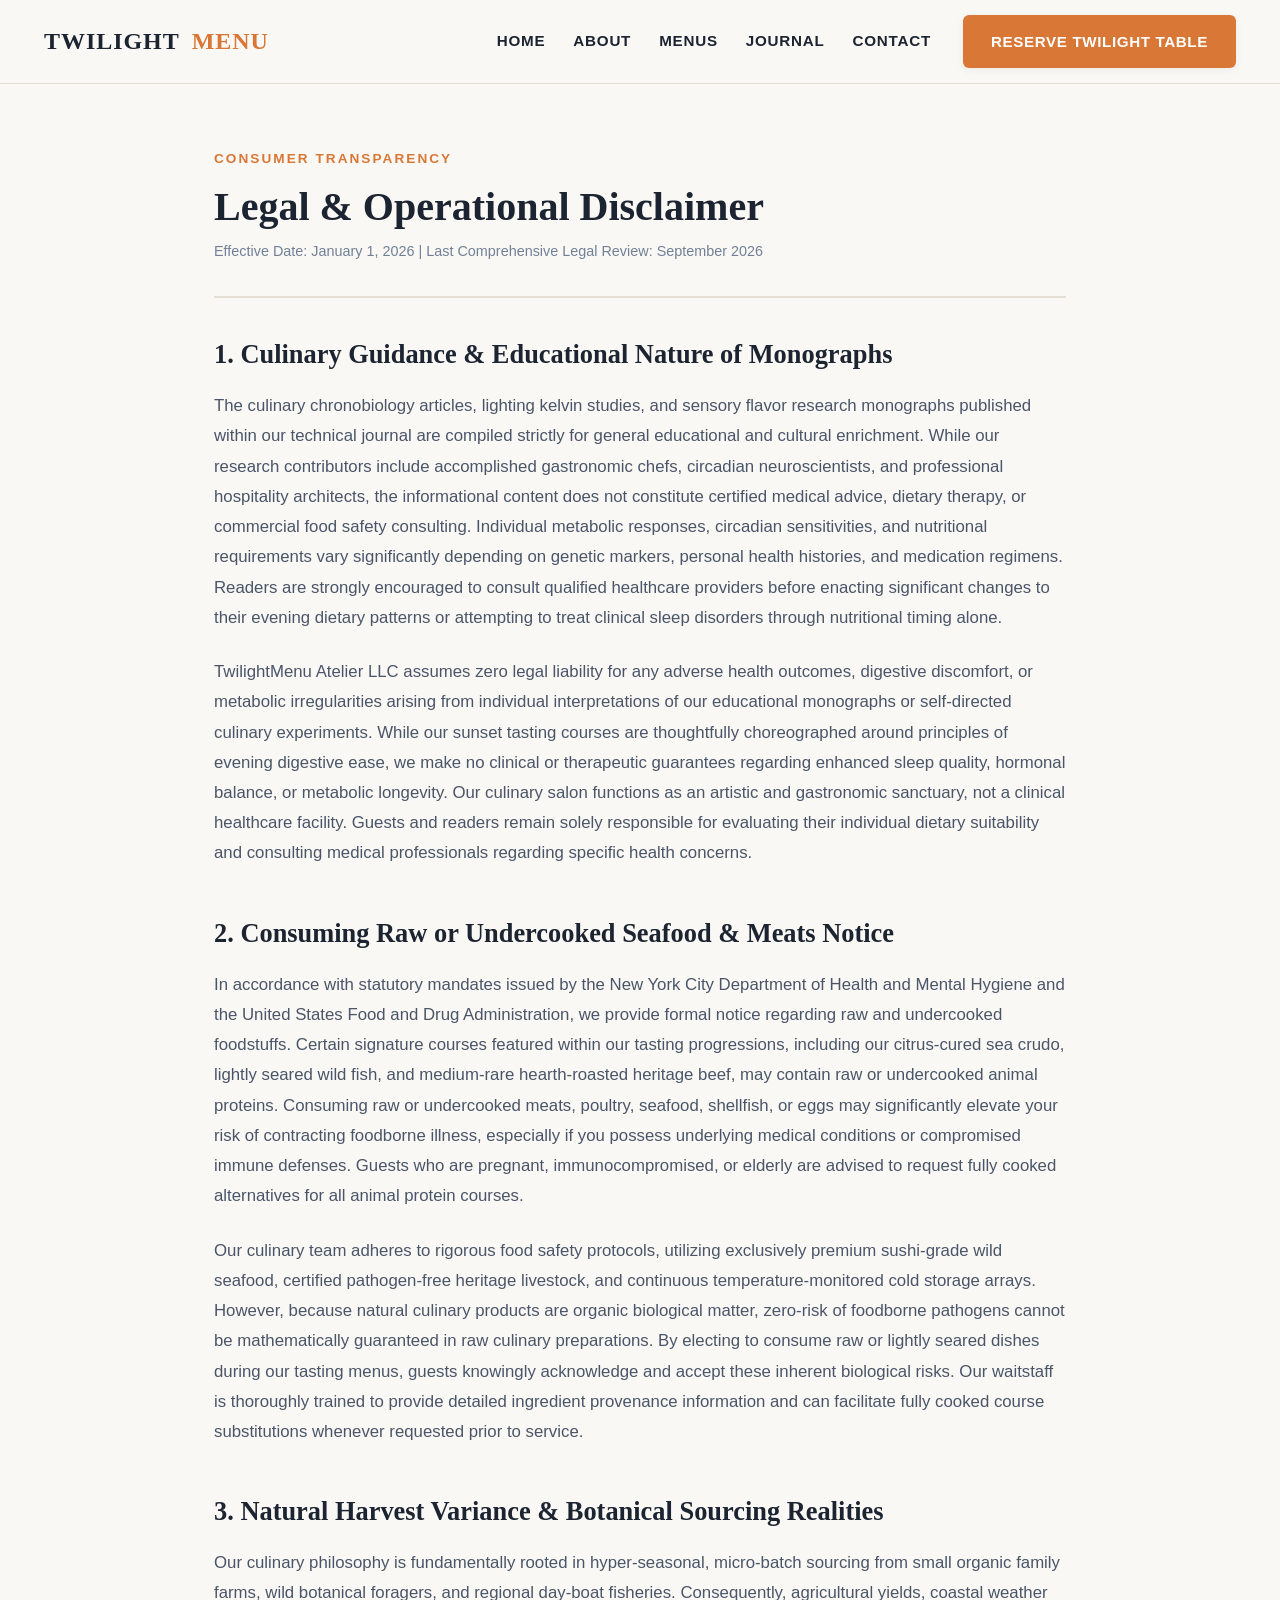
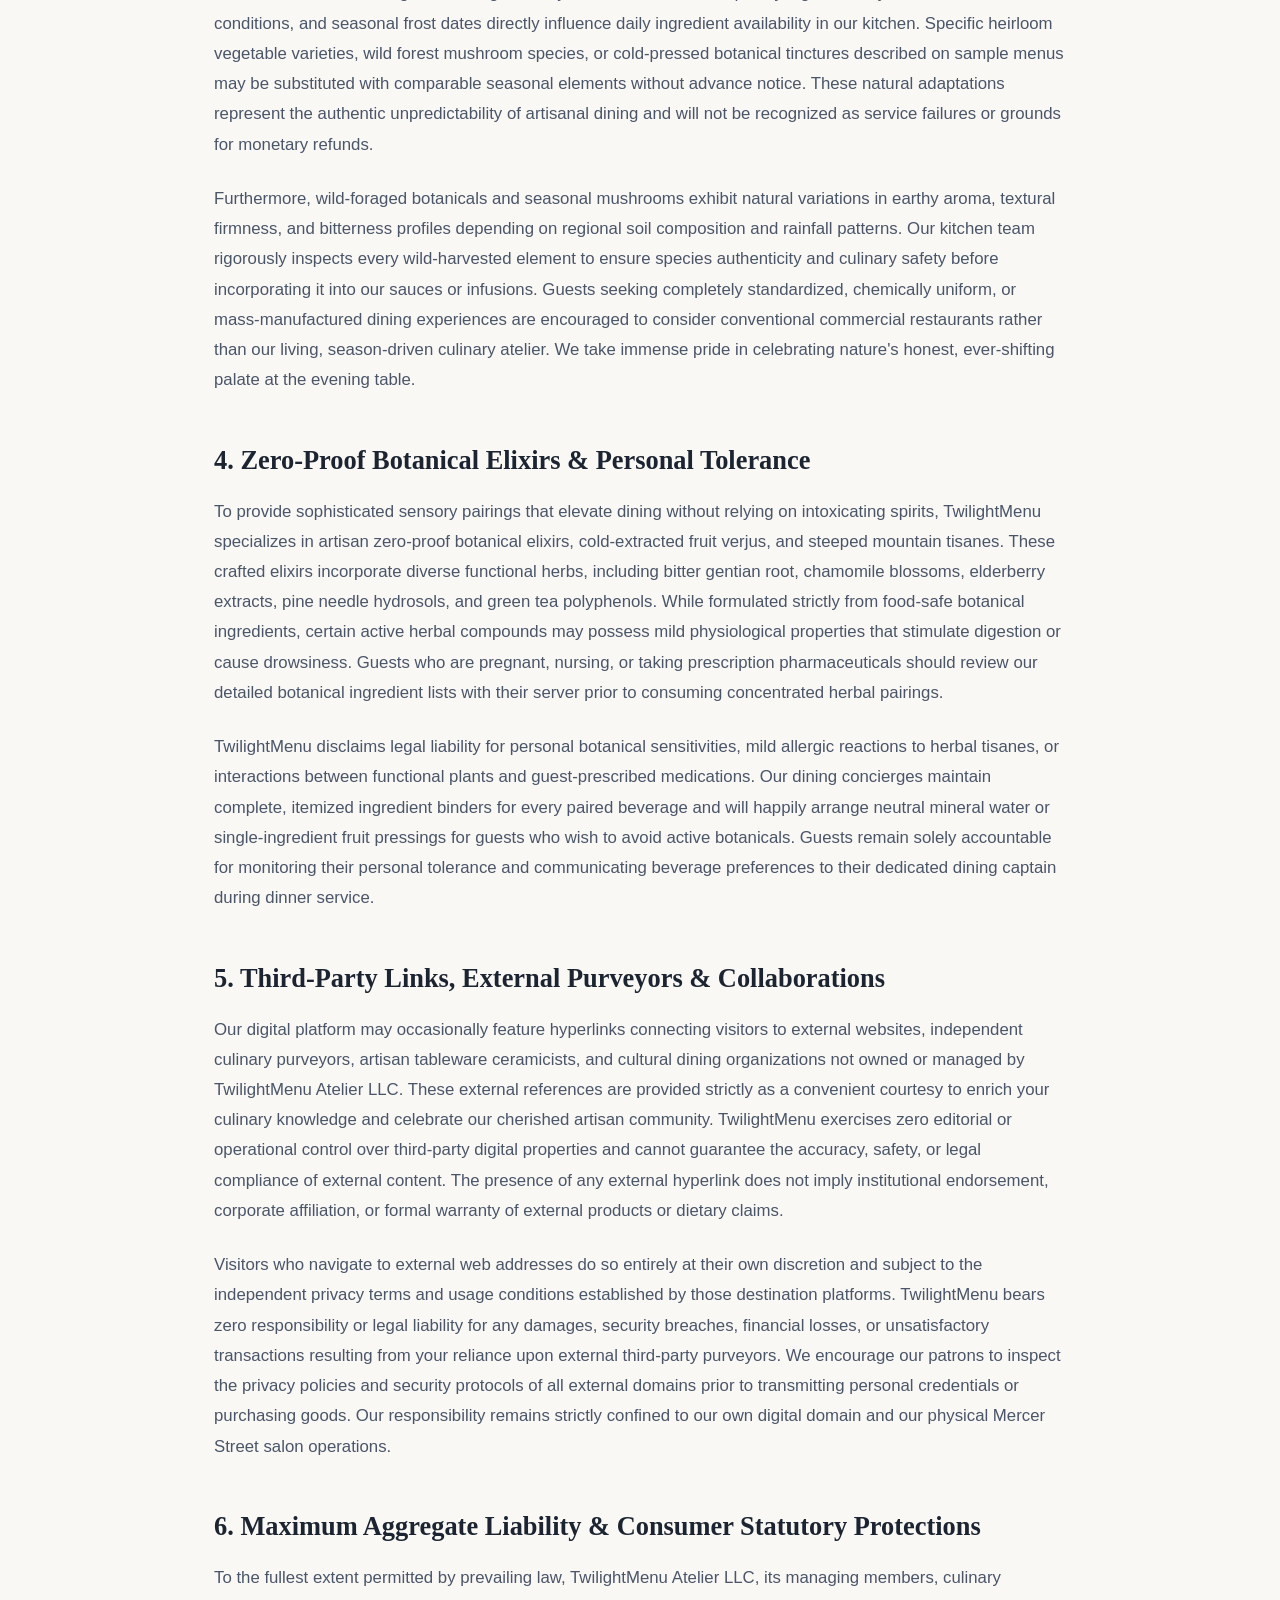
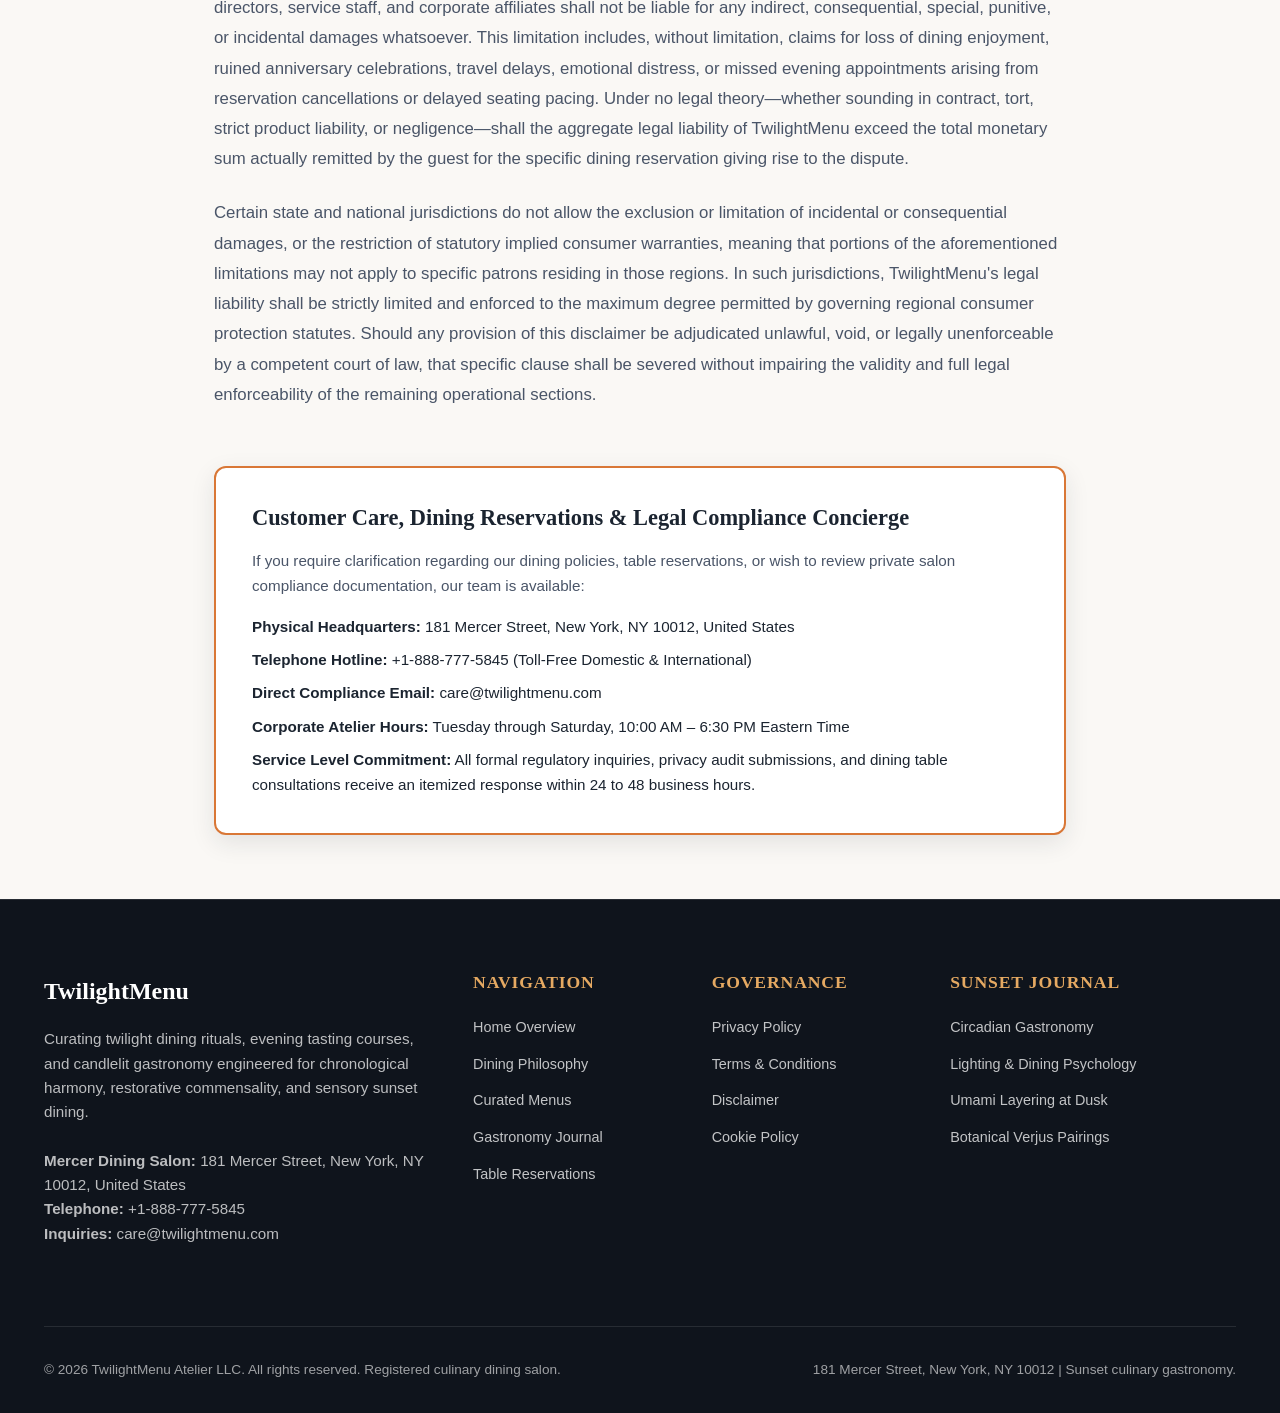
<file: disclaimer.html>
<!DOCTYPE html>
<html lang="en">
<head>
    <meta charset="UTF-8">
    <meta name="viewport" content="width=device-width, initial-scale=1.0">
    <title>Disclaimer & Dining Notices | TwilightMenu</title>
    <meta name="description" content="Official legal and operational disclaimer detailing nutritional information, raw ingredient notices, dietary liabilities, and informational guidance at TwilightMenu.">
    <link rel="stylesheet" href="assets/css/style.css">
</head>
<body>
    
    <!-- Google tag (gtag.js) -->
    <script async src="https://www.googletagmanager.com/gtag/js?id=G-0LY0HY7L01"></script>
    <script>
      window.dataLayer = window.dataLayer || [];
      function gtag(){dataLayer.push(arguments);}
      gtag('js', new Date());
      gtag('config', 'G-0LY0HY7L01');
    </script>
    <header class="site-header">
        <div class="container header-inner">
            <a href="index.html" class="site-logo">Twilight<span>Menu</span></a>
            <nav class="nav-desktop">
                <ul class="nav-links">
                    <li><a href="index.html" class="nav-link ">Home</a></li>
                    <li><a href="about.html" class="nav-link ">About</a></li>
                    <li><a href="about.html#menus" class="nav-link">Menus</a></li>
                    <li><a href="blog.html" class="nav-link ">Journal</a></li>
                    <li><a href="contact.html" class="nav-link ">Contact</a></li>
                    <!-- Policy Links Hidden on Desktop via .nav-item-policy -->
                    <li class="nav-item-policy"><a href="privacy-policy.html" class="nav-link">Privacy Policy</a></li>
                    <li class="nav-item-policy"><a href="terms-and-conditions.html" class="nav-link">Terms & Conditions</a></li>
                    <li class="nav-item-policy"><a href="disclaimer.html" class="nav-link">Disclaimer</a></li>
                    <li class="nav-item-policy"><a href="cookie-policy.html" class="nav-link">Cookie Policy</a></li>
                </ul>
                <a href="contact.html" class="btn btn-primary">Reserve Twilight Table</a>
            </nav>
            <button class="mobile-menu-btn" aria-label="Toggle Mobile Menu">
                <span></span>
                <span></span>
                <span></span>
            </button>
        </div>
    </header>
    <div class="mobile-drawer">
        <ul class="mobile-nav-list">
            <li><a href="index.html" class="mobile-nav-link">Home</a></li>
            <li><a href="about.html" class="mobile-nav-link">About Atelier</a></li>
            <li><a href="about.html#menus" class="mobile-nav-link">Sunset Menus</a></li>
            <li><a href="blog.html" class="mobile-nav-link">Gastronomy Journal</a></li>
            <li><a href="contact.html" class="mobile-nav-link">Reservations & Concierge</a></li>
            <li><a href="privacy-policy.html" class="mobile-nav-link">Privacy Policy</a></li>
            <li><a href="terms-and-conditions.html" class="mobile-nav-link">Terms & Conditions</a></li>
            <li><a href="disclaimer.html" class="mobile-nav-link">Disclaimer</a></li>
            <li><a href="cookie-policy.html" class="mobile-nav-link">Cookie Policy</a></li>
        </ul>
    </div>
    
    <main>
        <div class="policy-container">
            <div class="policy-header">
                <span class="section-eyebrow">Consumer Transparency</span>
                <h1 style="font-size: 2.5rem; margin-bottom: 0.5rem;">Legal & Operational Disclaimer</h1>
                <p class="policy-meta">Effective Date: January 1, 2026 | Last Comprehensive Legal Review: September 2026</p>
            </div>

            <section class="policy-section">
                <h2>1. Culinary Guidance & Educational Nature of Monographs</h2>
                <p>The culinary chronobiology articles, lighting kelvin studies, and sensory flavor research monographs published within our technical journal are compiled strictly for general educational and cultural enrichment. While our research contributors include accomplished gastronomic chefs, circadian neuroscientists, and professional hospitality architects, the informational content does not constitute certified medical advice, dietary therapy, or commercial food safety consulting. Individual metabolic responses, circadian sensitivities, and nutritional requirements vary significantly depending on genetic markers, personal health histories, and medication regimens. Readers are strongly encouraged to consult qualified healthcare providers before enacting significant changes to their evening dietary patterns or attempting to treat clinical sleep disorders through nutritional timing alone.</p>
                <p>TwilightMenu Atelier LLC assumes zero legal liability for any adverse health outcomes, digestive discomfort, or metabolic irregularities arising from individual interpretations of our educational monographs or self-directed culinary experiments. While our sunset tasting courses are thoughtfully choreographed around principles of evening digestive ease, we make no clinical or therapeutic guarantees regarding enhanced sleep quality, hormonal balance, or metabolic longevity. Our culinary salon functions as an artistic and gastronomic sanctuary, not a clinical healthcare facility. Guests and readers remain solely responsible for evaluating their individual dietary suitability and consulting medical professionals regarding specific health concerns.</p>
            </section>

            <section class="policy-section">
                <h2>2. Consuming Raw or Undercooked Seafood & Meats Notice</h2>
                <p>In accordance with statutory mandates issued by the New York City Department of Health and Mental Hygiene and the United States Food and Drug Administration, we provide formal notice regarding raw and undercooked foodstuffs. Certain signature courses featured within our tasting progressions, including our citrus-cured sea crudo, lightly seared wild fish, and medium-rare hearth-roasted heritage beef, may contain raw or undercooked animal proteins. Consuming raw or undercooked meats, poultry, seafood, shellfish, or eggs may significantly elevate your risk of contracting foodborne illness, especially if you possess underlying medical conditions or compromised immune defenses. Guests who are pregnant, immunocompromised, or elderly are advised to request fully cooked alternatives for all animal protein courses.</p>
                <p>Our culinary team adheres to rigorous food safety protocols, utilizing exclusively premium sushi-grade wild seafood, certified pathogen-free heritage livestock, and continuous temperature-monitored cold storage arrays. However, because natural culinary products are organic biological matter, zero-risk of foodborne pathogens cannot be mathematically guaranteed in raw culinary preparations. By electing to consume raw or lightly seared dishes during our tasting menus, guests knowingly acknowledge and accept these inherent biological risks. Our waitstaff is thoroughly trained to provide detailed ingredient provenance information and can facilitate fully cooked course substitutions whenever requested prior to service.</p>
            </section>

            <section class="policy-section">
                <h2>3. Natural Harvest Variance & Botanical Sourcing Realities</h2>
                <p>Our culinary philosophy is fundamentally rooted in hyper-seasonal, micro-batch sourcing from small organic family farms, wild botanical foragers, and regional day-boat fisheries. Consequently, agricultural yields, coastal weather conditions, and seasonal frost dates directly influence daily ingredient availability in our kitchen. Specific heirloom vegetable varieties, wild forest mushroom species, or cold-pressed botanical tinctures described on sample menus may be substituted with comparable seasonal elements without advance notice. These natural adaptations represent the authentic unpredictability of artisanal dining and will not be recognized as service failures or grounds for monetary refunds.</p>
                <p>Furthermore, wild-foraged botanicals and seasonal mushrooms exhibit natural variations in earthy aroma, textural firmness, and bitterness profiles depending on regional soil composition and rainfall patterns. Our kitchen team rigorously inspects every wild-harvested element to ensure species authenticity and culinary safety before incorporating it into our sauces or infusions. Guests seeking completely standardized, chemically uniform, or mass-manufactured dining experiences are encouraged to consider conventional commercial restaurants rather than our living, season-driven culinary atelier. We take immense pride in celebrating nature's honest, ever-shifting palate at the evening table.</p>
            </section>

            <section class="policy-section">
                <h2>4. Zero-Proof Botanical Elixirs & Personal Tolerance</h2>
                <p>To provide sophisticated sensory pairings that elevate dining without relying on intoxicating spirits, TwilightMenu specializes in artisan zero-proof botanical elixirs, cold-extracted fruit verjus, and steeped mountain tisanes. These crafted elixirs incorporate diverse functional herbs, including bitter gentian root, chamomile blossoms, elderberry extracts, pine needle hydrosols, and green tea polyphenols. While formulated strictly from food-safe botanical ingredients, certain active herbal compounds may possess mild physiological properties that stimulate digestion or cause drowsiness. Guests who are pregnant, nursing, or taking prescription pharmaceuticals should review our detailed botanical ingredient lists with their server prior to consuming concentrated herbal pairings.</p>
                <p>TwilightMenu disclaims legal liability for personal botanical sensitivities, mild allergic reactions to herbal tisanes, or interactions between functional plants and guest-prescribed medications. Our dining concierges maintain complete, itemized ingredient binders for every paired beverage and will happily arrange neutral mineral water or single-ingredient fruit pressings for guests who wish to avoid active botanicals. Guests remain solely accountable for monitoring their personal tolerance and communicating beverage preferences to their dedicated dining captain during dinner service.</p>
            </section>

            <section class="policy-section">
                <h2>5. Third-Party Links, External Purveyors & Collaborations</h2>
                <p>Our digital platform may occasionally feature hyperlinks connecting visitors to external websites, independent culinary purveyors, artisan tableware ceramicists, and cultural dining organizations not owned or managed by TwilightMenu Atelier LLC. These external references are provided strictly as a convenient courtesy to enrich your culinary knowledge and celebrate our cherished artisan community. TwilightMenu exercises zero editorial or operational control over third-party digital properties and cannot guarantee the accuracy, safety, or legal compliance of external content. The presence of any external hyperlink does not imply institutional endorsement, corporate affiliation, or formal warranty of external products or dietary claims.</p>
                <p>Visitors who navigate to external web addresses do so entirely at their own discretion and subject to the independent privacy terms and usage conditions established by those destination platforms. TwilightMenu bears zero responsibility or legal liability for any damages, security breaches, financial losses, or unsatisfactory transactions resulting from your reliance upon external third-party purveyors. We encourage our patrons to inspect the privacy policies and security protocols of all external domains prior to transmitting personal credentials or purchasing goods. Our responsibility remains strictly confined to our own digital domain and our physical Mercer Street salon operations.</p>
            </section>

            <section class="policy-section">
                <h2>6. Maximum Aggregate Liability & Consumer Statutory Protections</h2>
                <p>To the fullest extent permitted by prevailing law, TwilightMenu Atelier LLC, its managing members, culinary directors, service staff, and corporate affiliates shall not be liable for any indirect, consequential, special, punitive, or incidental damages whatsoever. This limitation includes, without limitation, claims for loss of dining enjoyment, ruined anniversary celebrations, travel delays, emotional distress, or missed evening appointments arising from reservation cancellations or delayed seating pacing. Under no legal theory—whether sounding in contract, tort, strict product liability, or negligence—shall the aggregate legal liability of TwilightMenu exceed the total monetary sum actually remitted by the guest for the specific dining reservation giving rise to the dispute.</p>
                <p>Certain state and national jurisdictions do not allow the exclusion or limitation of incidental or consequential damages, or the restriction of statutory implied consumer warranties, meaning that portions of the aforementioned limitations may not apply to specific patrons residing in those regions. In such jurisdictions, TwilightMenu's legal liability shall be strictly limited and enforced to the maximum degree permitted by governing regional consumer protection statutes. Should any provision of this disclaimer be adjudicated unlawful, void, or legally unenforceable by a competent court of law, that specific clause shall be severed without impairing the validity and full legal enforceability of the remaining operational sections.</p>
            </section>

            
<div class="policy-card">
    <h3>Customer Care, Dining Reservations & Legal Compliance Concierge</h3>
    <p>If you require clarification regarding our dining policies, table reservations, or wish to review private salon compliance documentation, our team is available:</p>
    <ul class="contact-details-list">
        <li><strong>Physical Headquarters:</strong> 181 Mercer Street, New York, NY 10012, United States</li>
        <li><strong>Telephone Hotline:</strong> +1-888-777-5845 (Toll-Free Domestic & International)</li>
        <li><strong>Direct Compliance Email:</strong> care@twilightmenu.com</li>
        <li><strong>Corporate Atelier Hours:</strong> Tuesday through Saturday, 10:00 AM &ndash; 6:30 PM Eastern Time</li>
        <li><strong>Service Level Commitment:</strong> All formal regulatory inquiries, privacy audit submissions, and dining table consultations receive an itemized response within 24 to 48 business hours.</li>
    </ul>
</div>

        </div>
    </main>
    
    <footer class="site-footer">
        <div class="container">
            <div class="footer-grid">
                <div>
                    <a href="index.html" class="footer-logo">TwilightMenu</a>
                    <p class="footer-desc">Curating twilight dining rituals, evening tasting courses, and candlelit gastronomy engineered for chronological harmony, restorative commensality, and sensory sunset dining.</p>
                    <p class="footer-desc"><strong>Mercer Dining Salon:</strong> 181 Mercer Street, New York, NY 10012, United States<br><strong>Telephone:</strong> +1-888-777-5845<br><strong>Inquiries:</strong> care@twilightmenu.com</p>
                </div>
                <div>
                    <h4 class="footer-col-title">Navigation</h4>
                    <ul class="footer-links">
                        <li><a href="index.html" class="footer-link">Home Overview</a></li>
                        <li><a href="about.html" class="footer-link">Dining Philosophy</a></li>
                        <li><a href="about.html#menus" class="footer-link">Curated Menus</a></li>
                        <li><a href="blog.html" class="footer-link">Gastronomy Journal</a></li>
                        <li><a href="contact.html" class="footer-link">Table Reservations</a></li>
                    </ul>
                </div>
                <div>
                    <h4 class="footer-col-title">Governance</h4>
                    <ul class="footer-links">
                        <li><a href="privacy-policy.html" class="footer-link">Privacy Policy</a></li>
                        <li><a href="terms-and-conditions.html" class="footer-link">Terms & Conditions</a></li>
                        <li><a href="disclaimer.html" class="footer-link">Disclaimer</a></li>
                        <li><a href="cookie-policy.html" class="footer-link">Cookie Policy</a></li>
                    </ul>
                </div>
                <div>
                    <h4 class="footer-col-title">Sunset Journal</h4>
                    <ul class="footer-links">
                        <li><a href="blog/circadian-gastronomy-and-evening-digestive-chronobiology.html" class="footer-link">Circadian Gastronomy</a></li>
                        <li><a href="blog/ambient-lux-and-kelvin-lighting-in-twilight-dining-psychology.html" class="footer-link">Lighting & Dining Psychology</a></li>
                        <li><a href="blog/umami-synergy-and-nucleotide-layering-in-sunset-tasting-menus.html" class="footer-link">Umami Layering at Dusk</a></li>
                        <li><a href="blog/botanical-infusions-and-verjus-pairings-for-evening-courses.html" class="footer-link">Botanical Verjus Pairings</a></li>
                    </ul>
                </div>
            </div>
            <div class="footer-bottom">
                <p>&copy; 2026 TwilightMenu Atelier LLC. All rights reserved. Registered culinary dining salon.</p>
                <p>181 Mercer Street, New York, NY 10012 | Sunset culinary gastronomy.</p>
            </div>
        </div>
    </footer>
    <script src="assets/js/main.js"></script>
    
</body>
</html>
</file>
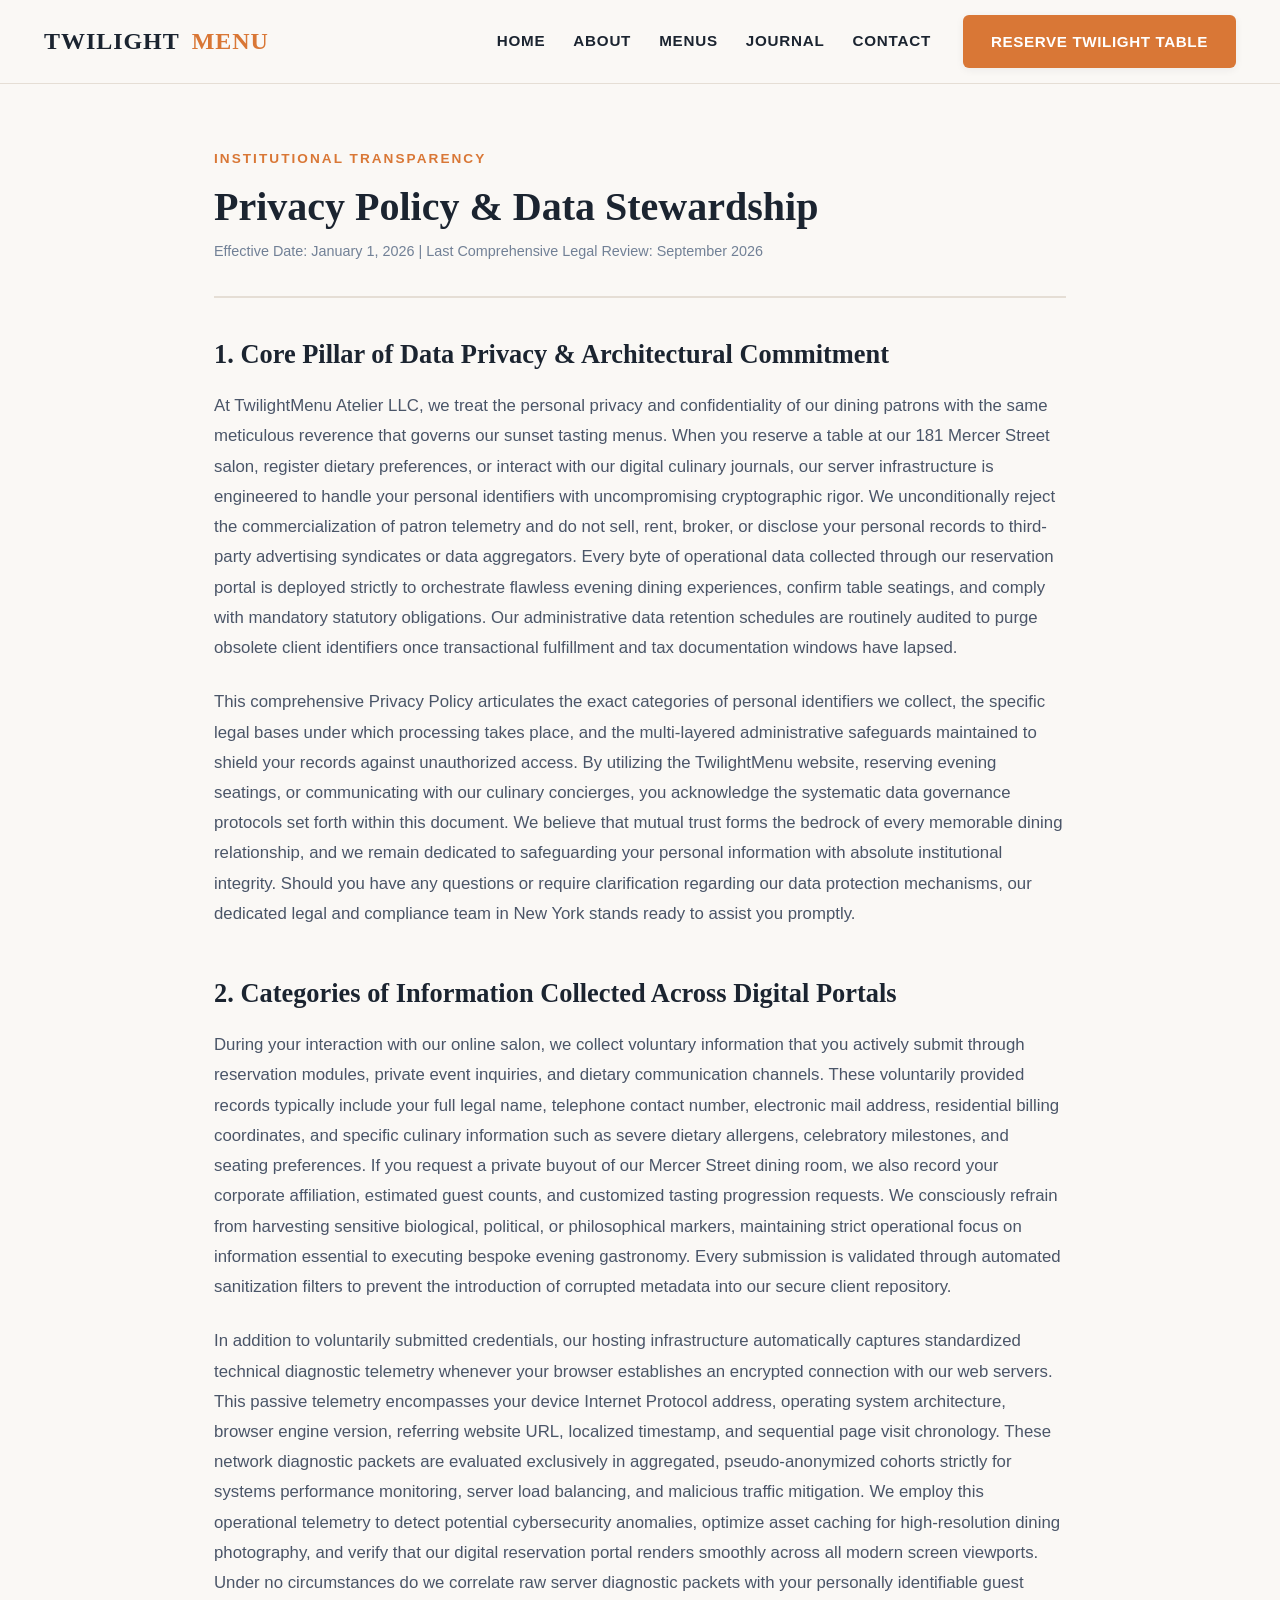
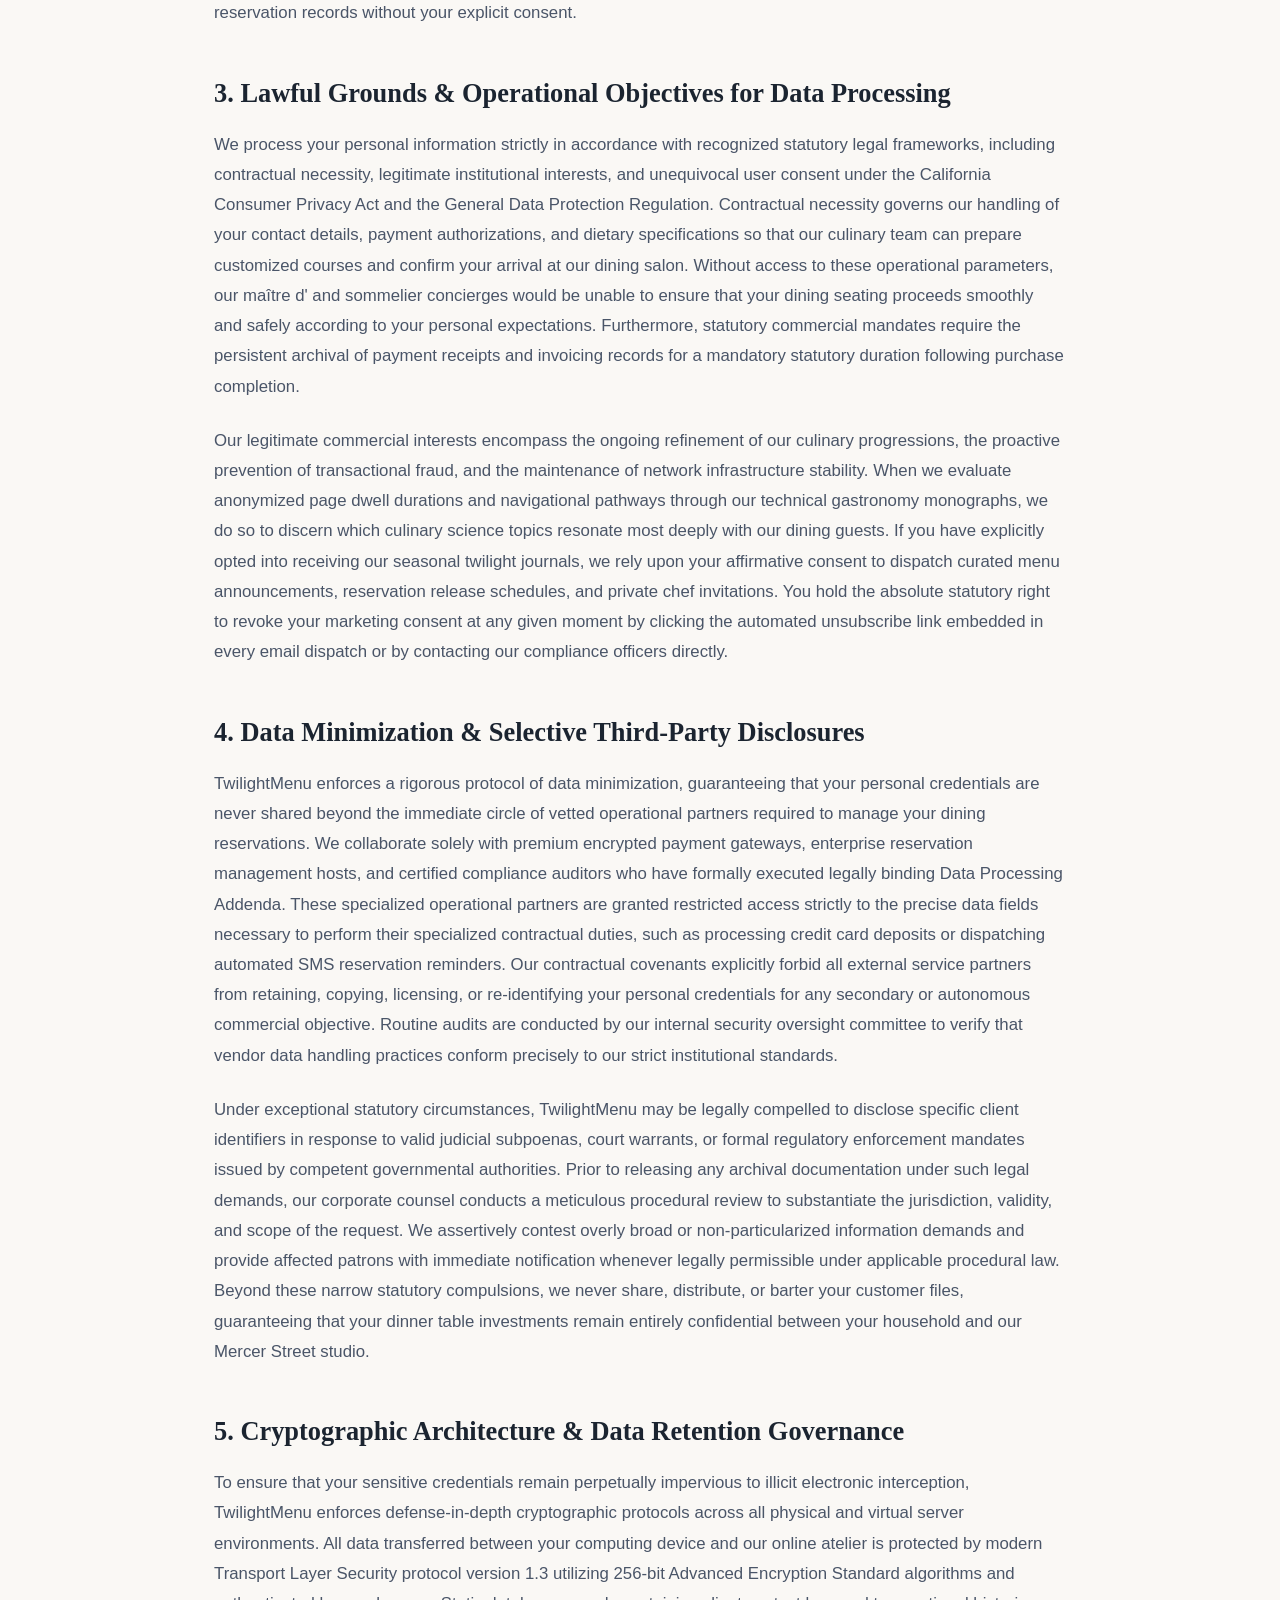
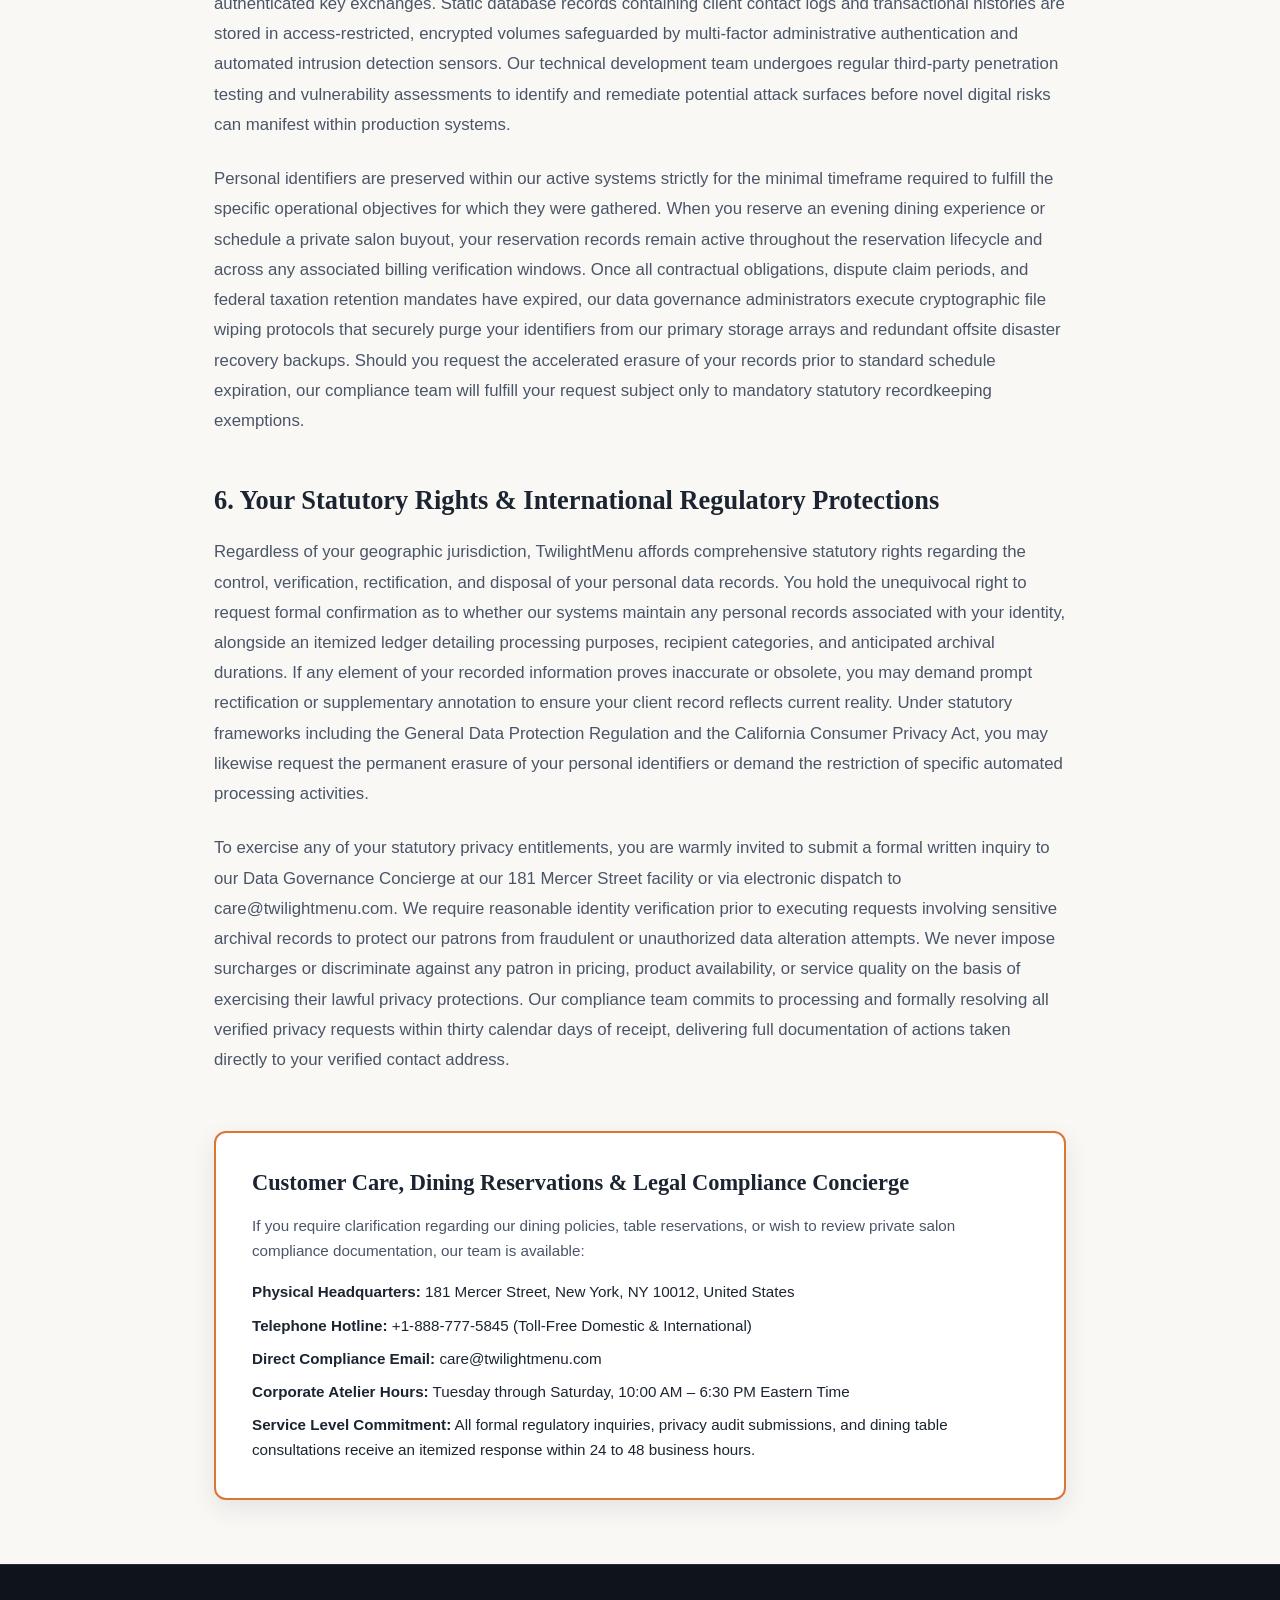
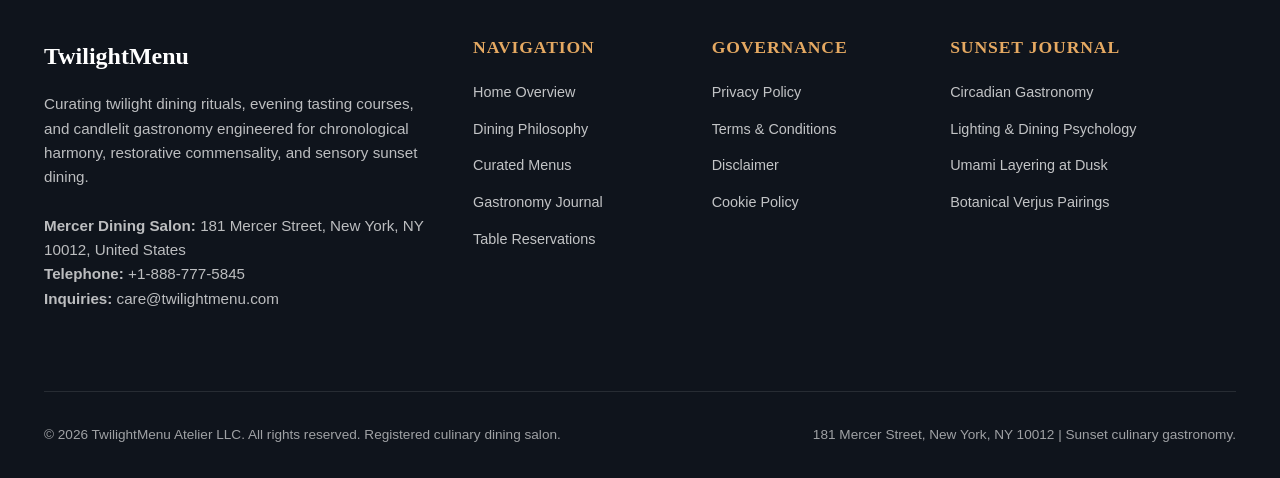
<file: privacy-policy.html>
<!DOCTYPE html>
<html lang="en">
<head>
    <meta charset="UTF-8">
    <meta name="viewport" content="width=device-width, initial-scale=1.0">
    <title>Privacy Policy | TwilightMenu Dining Salon</title>
    <meta name="description" content="Comprehensive privacy policy governing data stewardship, reservation confidentiality, customer privacy, and compliance at TwilightMenu.">
    <link rel="stylesheet" href="assets/css/style.css">
</head>
<body>
    
    <!-- Google tag (gtag.js) -->
    <script async src="https://www.googletagmanager.com/gtag/js?id=G-0LY0HY7L01"></script>
    <script>
      window.dataLayer = window.dataLayer || [];
      function gtag(){dataLayer.push(arguments);}
      gtag('js', new Date());
      gtag('config', 'G-0LY0HY7L01');
    </script>
    <header class="site-header">
        <div class="container header-inner">
            <a href="index.html" class="site-logo">Twilight<span>Menu</span></a>
            <nav class="nav-desktop">
                <ul class="nav-links">
                    <li><a href="index.html" class="nav-link ">Home</a></li>
                    <li><a href="about.html" class="nav-link ">About</a></li>
                    <li><a href="about.html#menus" class="nav-link">Menus</a></li>
                    <li><a href="blog.html" class="nav-link ">Journal</a></li>
                    <li><a href="contact.html" class="nav-link ">Contact</a></li>
                    <!-- Policy Links Hidden on Desktop via .nav-item-policy -->
                    <li class="nav-item-policy"><a href="privacy-policy.html" class="nav-link">Privacy Policy</a></li>
                    <li class="nav-item-policy"><a href="terms-and-conditions.html" class="nav-link">Terms & Conditions</a></li>
                    <li class="nav-item-policy"><a href="disclaimer.html" class="nav-link">Disclaimer</a></li>
                    <li class="nav-item-policy"><a href="cookie-policy.html" class="nav-link">Cookie Policy</a></li>
                </ul>
                <a href="contact.html" class="btn btn-primary">Reserve Twilight Table</a>
            </nav>
            <button class="mobile-menu-btn" aria-label="Toggle Mobile Menu">
                <span></span>
                <span></span>
                <span></span>
            </button>
        </div>
    </header>
    <div class="mobile-drawer">
        <ul class="mobile-nav-list">
            <li><a href="index.html" class="mobile-nav-link">Home</a></li>
            <li><a href="about.html" class="mobile-nav-link">About Atelier</a></li>
            <li><a href="about.html#menus" class="mobile-nav-link">Sunset Menus</a></li>
            <li><a href="blog.html" class="mobile-nav-link">Gastronomy Journal</a></li>
            <li><a href="contact.html" class="mobile-nav-link">Reservations & Concierge</a></li>
            <li><a href="privacy-policy.html" class="mobile-nav-link">Privacy Policy</a></li>
            <li><a href="terms-and-conditions.html" class="mobile-nav-link">Terms & Conditions</a></li>
            <li><a href="disclaimer.html" class="mobile-nav-link">Disclaimer</a></li>
            <li><a href="cookie-policy.html" class="mobile-nav-link">Cookie Policy</a></li>
        </ul>
    </div>
    
    <main>
        <div class="policy-container">
            <div class="policy-header">
                <span class="section-eyebrow">Institutional Transparency</span>
                <h1 style="font-size: 2.5rem; margin-bottom: 0.5rem;">Privacy Policy & Data Stewardship</h1>
                <p class="policy-meta">Effective Date: January 1, 2026 | Last Comprehensive Legal Review: September 2026</p>
            </div>

            <section class="policy-section">
                <h2>1. Core Pillar of Data Privacy & Architectural Commitment</h2>
                <p>At TwilightMenu Atelier LLC, we treat the personal privacy and confidentiality of our dining patrons with the same meticulous reverence that governs our sunset tasting menus. When you reserve a table at our 181 Mercer Street salon, register dietary preferences, or interact with our digital culinary journals, our server infrastructure is engineered to handle your personal identifiers with uncompromising cryptographic rigor. We unconditionally reject the commercialization of patron telemetry and do not sell, rent, broker, or disclose your personal records to third-party advertising syndicates or data aggregators. Every byte of operational data collected through our reservation portal is deployed strictly to orchestrate flawless evening dining experiences, confirm table seatings, and comply with mandatory statutory obligations. Our administrative data retention schedules are routinely audited to purge obsolete client identifiers once transactional fulfillment and tax documentation windows have lapsed.</p>
                <p>This comprehensive Privacy Policy articulates the exact categories of personal identifiers we collect, the specific legal bases under which processing takes place, and the multi-layered administrative safeguards maintained to shield your records against unauthorized access. By utilizing the TwilightMenu website, reserving evening seatings, or communicating with our culinary concierges, you acknowledge the systematic data governance protocols set forth within this document. We believe that mutual trust forms the bedrock of every memorable dining relationship, and we remain dedicated to safeguarding your personal information with absolute institutional integrity. Should you have any questions or require clarification regarding our data protection mechanisms, our dedicated legal and compliance team in New York stands ready to assist you promptly.</p>
            </section>

            <section class="policy-section">
                <h2>2. Categories of Information Collected Across Digital Portals</h2>
                <p>During your interaction with our online salon, we collect voluntary information that you actively submit through reservation modules, private event inquiries, and dietary communication channels. These voluntarily provided records typically include your full legal name, telephone contact number, electronic mail address, residential billing coordinates, and specific culinary information such as severe dietary allergens, celebratory milestones, and seating preferences. If you request a private buyout of our Mercer Street dining room, we also record your corporate affiliation, estimated guest counts, and customized tasting progression requests. We consciously refrain from harvesting sensitive biological, political, or philosophical markers, maintaining strict operational focus on information essential to executing bespoke evening gastronomy. Every submission is validated through automated sanitization filters to prevent the introduction of corrupted metadata into our secure client repository.</p>
                <p>In addition to voluntarily submitted credentials, our hosting infrastructure automatically captures standardized technical diagnostic telemetry whenever your browser establishes an encrypted connection with our web servers. This passive telemetry encompasses your device Internet Protocol address, operating system architecture, browser engine version, referring website URL, localized timestamp, and sequential page visit chronology. These network diagnostic packets are evaluated exclusively in aggregated, pseudo-anonymized cohorts strictly for systems performance monitoring, server load balancing, and malicious traffic mitigation. We employ this operational telemetry to detect potential cybersecurity anomalies, optimize asset caching for high-resolution dining photography, and verify that our digital reservation portal renders smoothly across all modern screen viewports. Under no circumstances do we correlate raw server diagnostic packets with your personally identifiable guest reservation records without your explicit consent.</p>
            </section>

            <section class="policy-section">
                <h2>3. Lawful Grounds & Operational Objectives for Data Processing</h2>
                <p>We process your personal information strictly in accordance with recognized statutory legal frameworks, including contractual necessity, legitimate institutional interests, and unequivocal user consent under the California Consumer Privacy Act and the General Data Protection Regulation. Contractual necessity governs our handling of your contact details, payment authorizations, and dietary specifications so that our culinary team can prepare customized courses and confirm your arrival at our dining salon. Without access to these operational parameters, our maître d' and sommelier concierges would be unable to ensure that your dining seating proceeds smoothly and safely according to your personal expectations. Furthermore, statutory commercial mandates require the persistent archival of payment receipts and invoicing records for a mandatory statutory duration following purchase completion.</p>
                <p>Our legitimate commercial interests encompass the ongoing refinement of our culinary progressions, the proactive prevention of transactional fraud, and the maintenance of network infrastructure stability. When we evaluate anonymized page dwell durations and navigational pathways through our technical gastronomy monographs, we do so to discern which culinary science topics resonate most deeply with our dining guests. If you have explicitly opted into receiving our seasonal twilight journals, we rely upon your affirmative consent to dispatch curated menu announcements, reservation release schedules, and private chef invitations. You hold the absolute statutory right to revoke your marketing consent at any given moment by clicking the automated unsubscribe link embedded in every email dispatch or by contacting our compliance officers directly.</p>
            </section>

            <section class="policy-section">
                <h2>4. Data Minimization & Selective Third-Party Disclosures</h2>
                <p>TwilightMenu enforces a rigorous protocol of data minimization, guaranteeing that your personal credentials are never shared beyond the immediate circle of vetted operational partners required to manage your dining reservations. We collaborate solely with premium encrypted payment gateways, enterprise reservation management hosts, and certified compliance auditors who have formally executed legally binding Data Processing Addenda. These specialized operational partners are granted restricted access strictly to the precise data fields necessary to perform their specialized contractual duties, such as processing credit card deposits or dispatching automated SMS reservation reminders. Our contractual covenants explicitly forbid all external service partners from retaining, copying, licensing, or re-identifying your personal credentials for any secondary or autonomous commercial objective. Routine audits are conducted by our internal security oversight committee to verify that vendor data handling practices conform precisely to our strict institutional standards.</p>
                <p>Under exceptional statutory circumstances, TwilightMenu may be legally compelled to disclose specific client identifiers in response to valid judicial subpoenas, court warrants, or formal regulatory enforcement mandates issued by competent governmental authorities. Prior to releasing any archival documentation under such legal demands, our corporate counsel conducts a meticulous procedural review to substantiate the jurisdiction, validity, and scope of the request. We assertively contest overly broad or non-particularized information demands and provide affected patrons with immediate notification whenever legally permissible under applicable procedural law. Beyond these narrow statutory compulsions, we never share, distribute, or barter your customer files, guaranteeing that your dinner table investments remain entirely confidential between your household and our Mercer Street studio.</p>
            </section>

            <section class="policy-section">
                <h2>5. Cryptographic Architecture & Data Retention Governance</h2>
                <p>To ensure that your sensitive credentials remain perpetually impervious to illicit electronic interception, TwilightMenu enforces defense-in-depth cryptographic protocols across all physical and virtual server environments. All data transferred between your computing device and our online atelier is protected by modern Transport Layer Security protocol version 1.3 utilizing 256-bit Advanced Encryption Standard algorithms and authenticated key exchanges. Static database records containing client contact logs and transactional histories are stored in access-restricted, encrypted volumes safeguarded by multi-factor administrative authentication and automated intrusion detection sensors. Our technical development team undergoes regular third-party penetration testing and vulnerability assessments to identify and remediate potential attack surfaces before novel digital risks can manifest within production systems.</p>
                <p>Personal identifiers are preserved within our active systems strictly for the minimal timeframe required to fulfill the specific operational objectives for which they were gathered. When you reserve an evening dining experience or schedule a private salon buyout, your reservation records remain active throughout the reservation lifecycle and across any associated billing verification windows. Once all contractual obligations, dispute claim periods, and federal taxation retention mandates have expired, our data governance administrators execute cryptographic file wiping protocols that securely purge your identifiers from our primary storage arrays and redundant offsite disaster recovery backups. Should you request the accelerated erasure of your records prior to standard schedule expiration, our compliance team will fulfill your request subject only to mandatory statutory recordkeeping exemptions.</p>
            </section>

            <section class="policy-section">
                <h2>6. Your Statutory Rights & International Regulatory Protections</h2>
                <p>Regardless of your geographic jurisdiction, TwilightMenu affords comprehensive statutory rights regarding the control, verification, rectification, and disposal of your personal data records. You hold the unequivocal right to request formal confirmation as to whether our systems maintain any personal records associated with your identity, alongside an itemized ledger detailing processing purposes, recipient categories, and anticipated archival durations. If any element of your recorded information proves inaccurate or obsolete, you may demand prompt rectification or supplementary annotation to ensure your client record reflects current reality. Under statutory frameworks including the General Data Protection Regulation and the California Consumer Privacy Act, you may likewise request the permanent erasure of your personal identifiers or demand the restriction of specific automated processing activities.</p>
                <p>To exercise any of your statutory privacy entitlements, you are warmly invited to submit a formal written inquiry to our Data Governance Concierge at our 181 Mercer Street facility or via electronic dispatch to care@twilightmenu.com. We require reasonable identity verification prior to executing requests involving sensitive archival records to protect our patrons from fraudulent or unauthorized data alteration attempts. We never impose surcharges or discriminate against any patron in pricing, product availability, or service quality on the basis of exercising their lawful privacy protections. Our compliance team commits to processing and formally resolving all verified privacy requests within thirty calendar days of receipt, delivering full documentation of actions taken directly to your verified contact address.</p>
            </section>

            
<div class="policy-card">
    <h3>Customer Care, Dining Reservations & Legal Compliance Concierge</h3>
    <p>If you require clarification regarding our dining policies, table reservations, or wish to review private salon compliance documentation, our team is available:</p>
    <ul class="contact-details-list">
        <li><strong>Physical Headquarters:</strong> 181 Mercer Street, New York, NY 10012, United States</li>
        <li><strong>Telephone Hotline:</strong> +1-888-777-5845 (Toll-Free Domestic & International)</li>
        <li><strong>Direct Compliance Email:</strong> care@twilightmenu.com</li>
        <li><strong>Corporate Atelier Hours:</strong> Tuesday through Saturday, 10:00 AM &ndash; 6:30 PM Eastern Time</li>
        <li><strong>Service Level Commitment:</strong> All formal regulatory inquiries, privacy audit submissions, and dining table consultations receive an itemized response within 24 to 48 business hours.</li>
    </ul>
</div>

        </div>
    </main>
    
    <footer class="site-footer">
        <div class="container">
            <div class="footer-grid">
                <div>
                    <a href="index.html" class="footer-logo">TwilightMenu</a>
                    <p class="footer-desc">Curating twilight dining rituals, evening tasting courses, and candlelit gastronomy engineered for chronological harmony, restorative commensality, and sensory sunset dining.</p>
                    <p class="footer-desc"><strong>Mercer Dining Salon:</strong> 181 Mercer Street, New York, NY 10012, United States<br><strong>Telephone:</strong> +1-888-777-5845<br><strong>Inquiries:</strong> care@twilightmenu.com</p>
                </div>
                <div>
                    <h4 class="footer-col-title">Navigation</h4>
                    <ul class="footer-links">
                        <li><a href="index.html" class="footer-link">Home Overview</a></li>
                        <li><a href="about.html" class="footer-link">Dining Philosophy</a></li>
                        <li><a href="about.html#menus" class="footer-link">Curated Menus</a></li>
                        <li><a href="blog.html" class="footer-link">Gastronomy Journal</a></li>
                        <li><a href="contact.html" class="footer-link">Table Reservations</a></li>
                    </ul>
                </div>
                <div>
                    <h4 class="footer-col-title">Governance</h4>
                    <ul class="footer-links">
                        <li><a href="privacy-policy.html" class="footer-link">Privacy Policy</a></li>
                        <li><a href="terms-and-conditions.html" class="footer-link">Terms & Conditions</a></li>
                        <li><a href="disclaimer.html" class="footer-link">Disclaimer</a></li>
                        <li><a href="cookie-policy.html" class="footer-link">Cookie Policy</a></li>
                    </ul>
                </div>
                <div>
                    <h4 class="footer-col-title">Sunset Journal</h4>
                    <ul class="footer-links">
                        <li><a href="blog/circadian-gastronomy-and-evening-digestive-chronobiology.html" class="footer-link">Circadian Gastronomy</a></li>
                        <li><a href="blog/ambient-lux-and-kelvin-lighting-in-twilight-dining-psychology.html" class="footer-link">Lighting & Dining Psychology</a></li>
                        <li><a href="blog/umami-synergy-and-nucleotide-layering-in-sunset-tasting-menus.html" class="footer-link">Umami Layering at Dusk</a></li>
                        <li><a href="blog/botanical-infusions-and-verjus-pairings-for-evening-courses.html" class="footer-link">Botanical Verjus Pairings</a></li>
                    </ul>
                </div>
            </div>
            <div class="footer-bottom">
                <p>&copy; 2026 TwilightMenu Atelier LLC. All rights reserved. Registered culinary dining salon.</p>
                <p>181 Mercer Street, New York, NY 10012 | Sunset culinary gastronomy.</p>
            </div>
        </div>
    </footer>
    <script src="assets/js/main.js"></script>
    
</body>
</html>
</file>
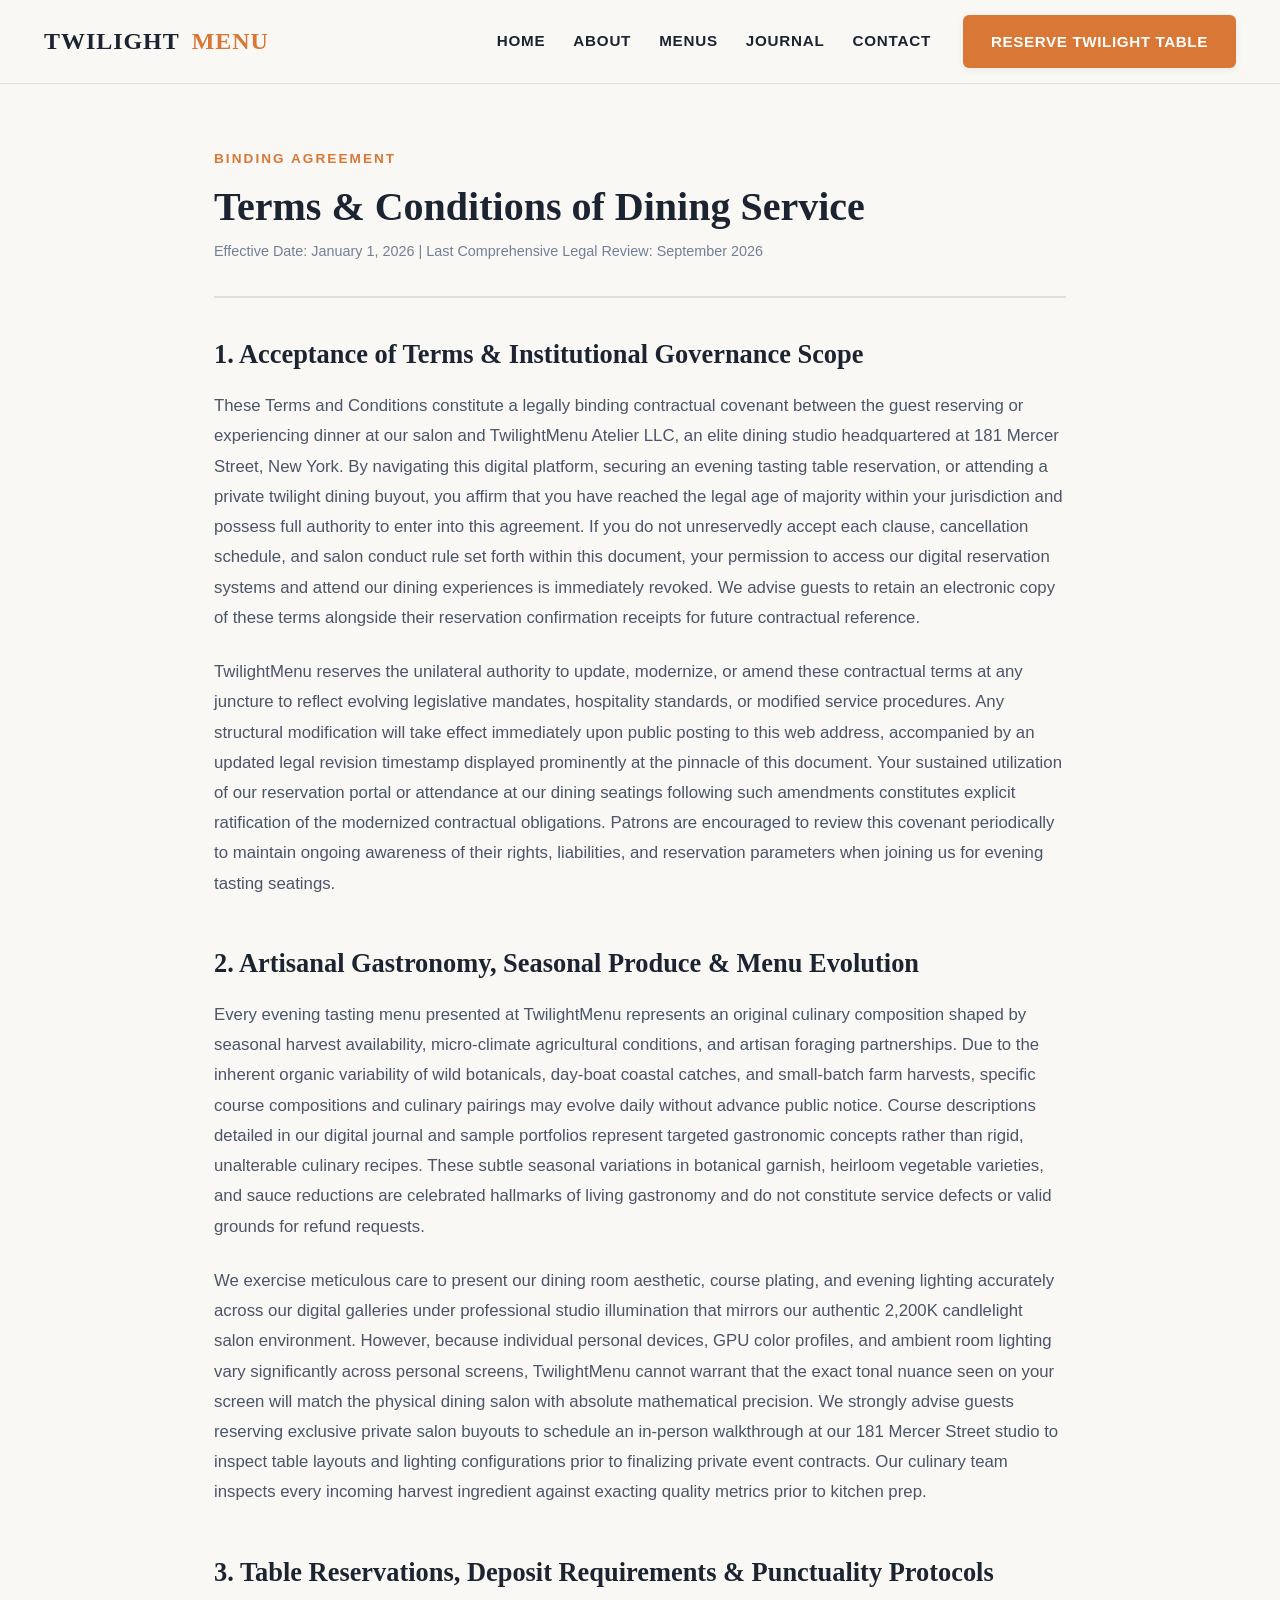
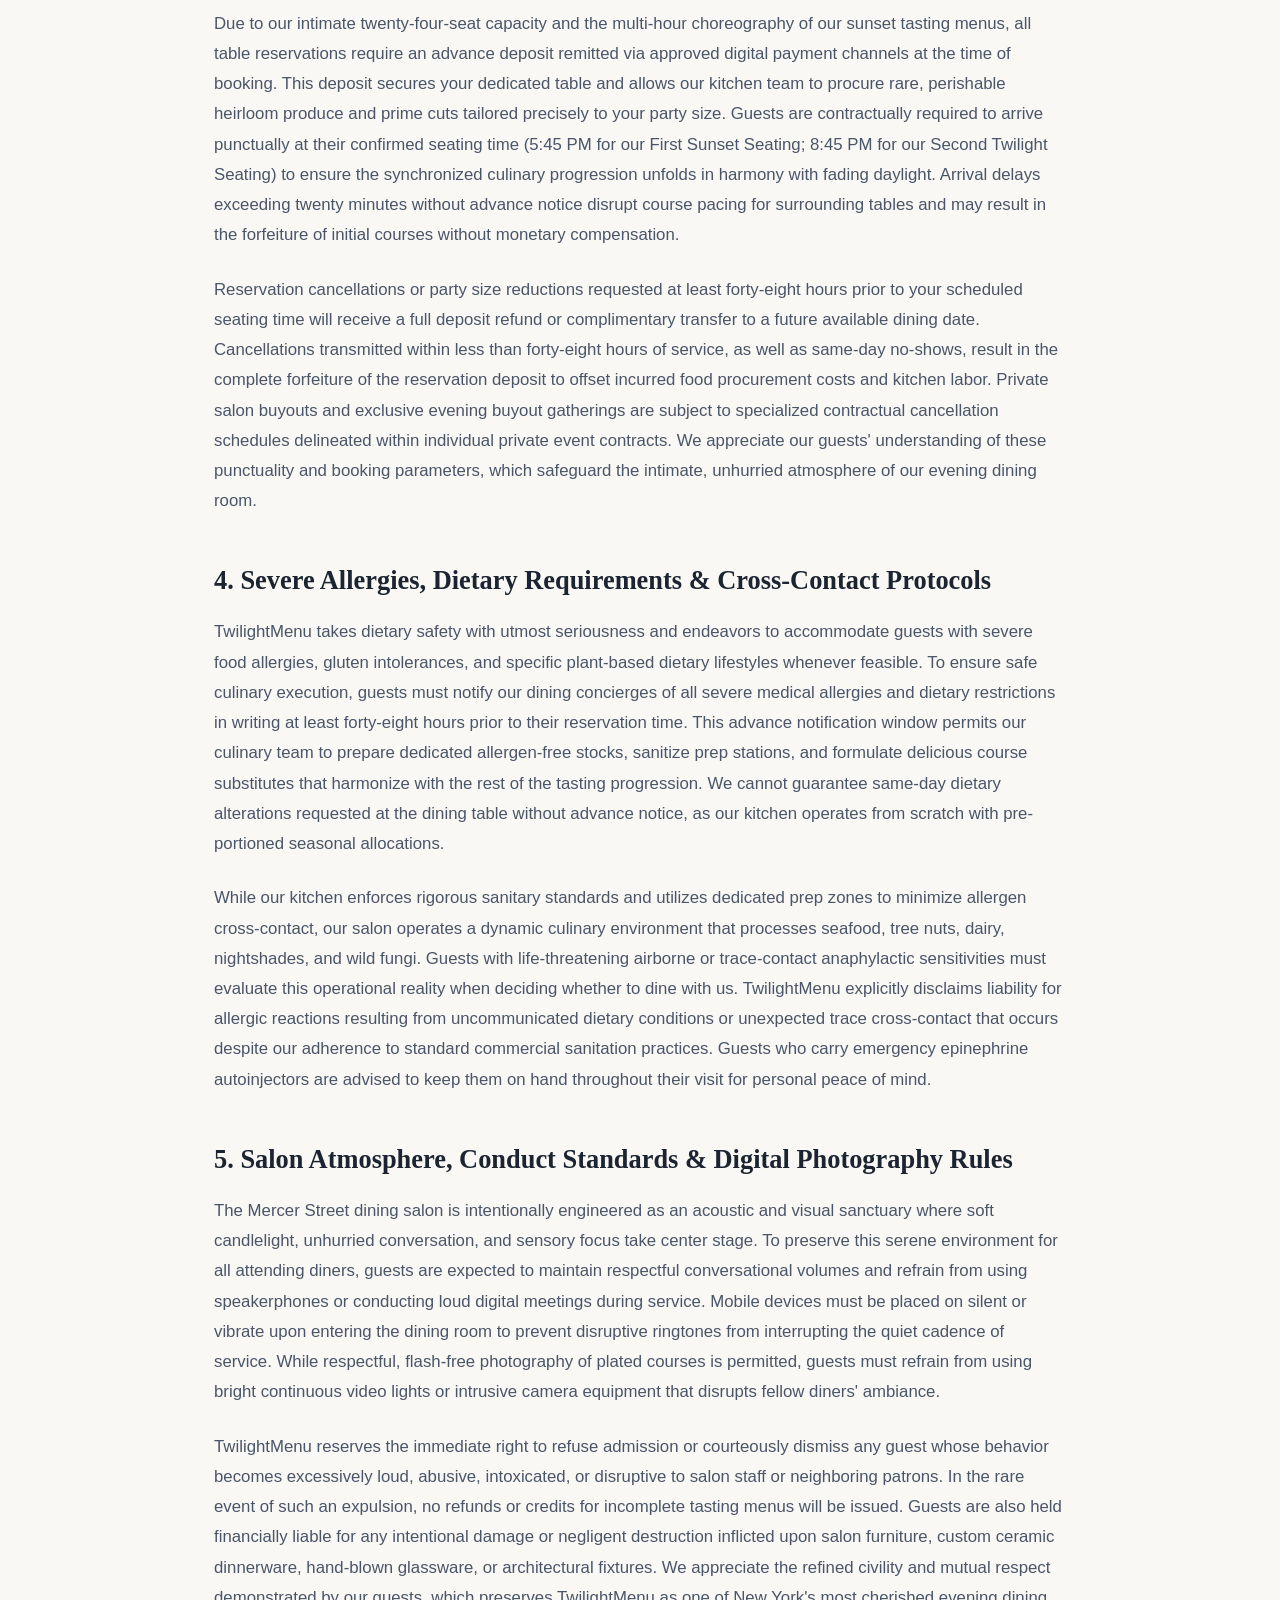
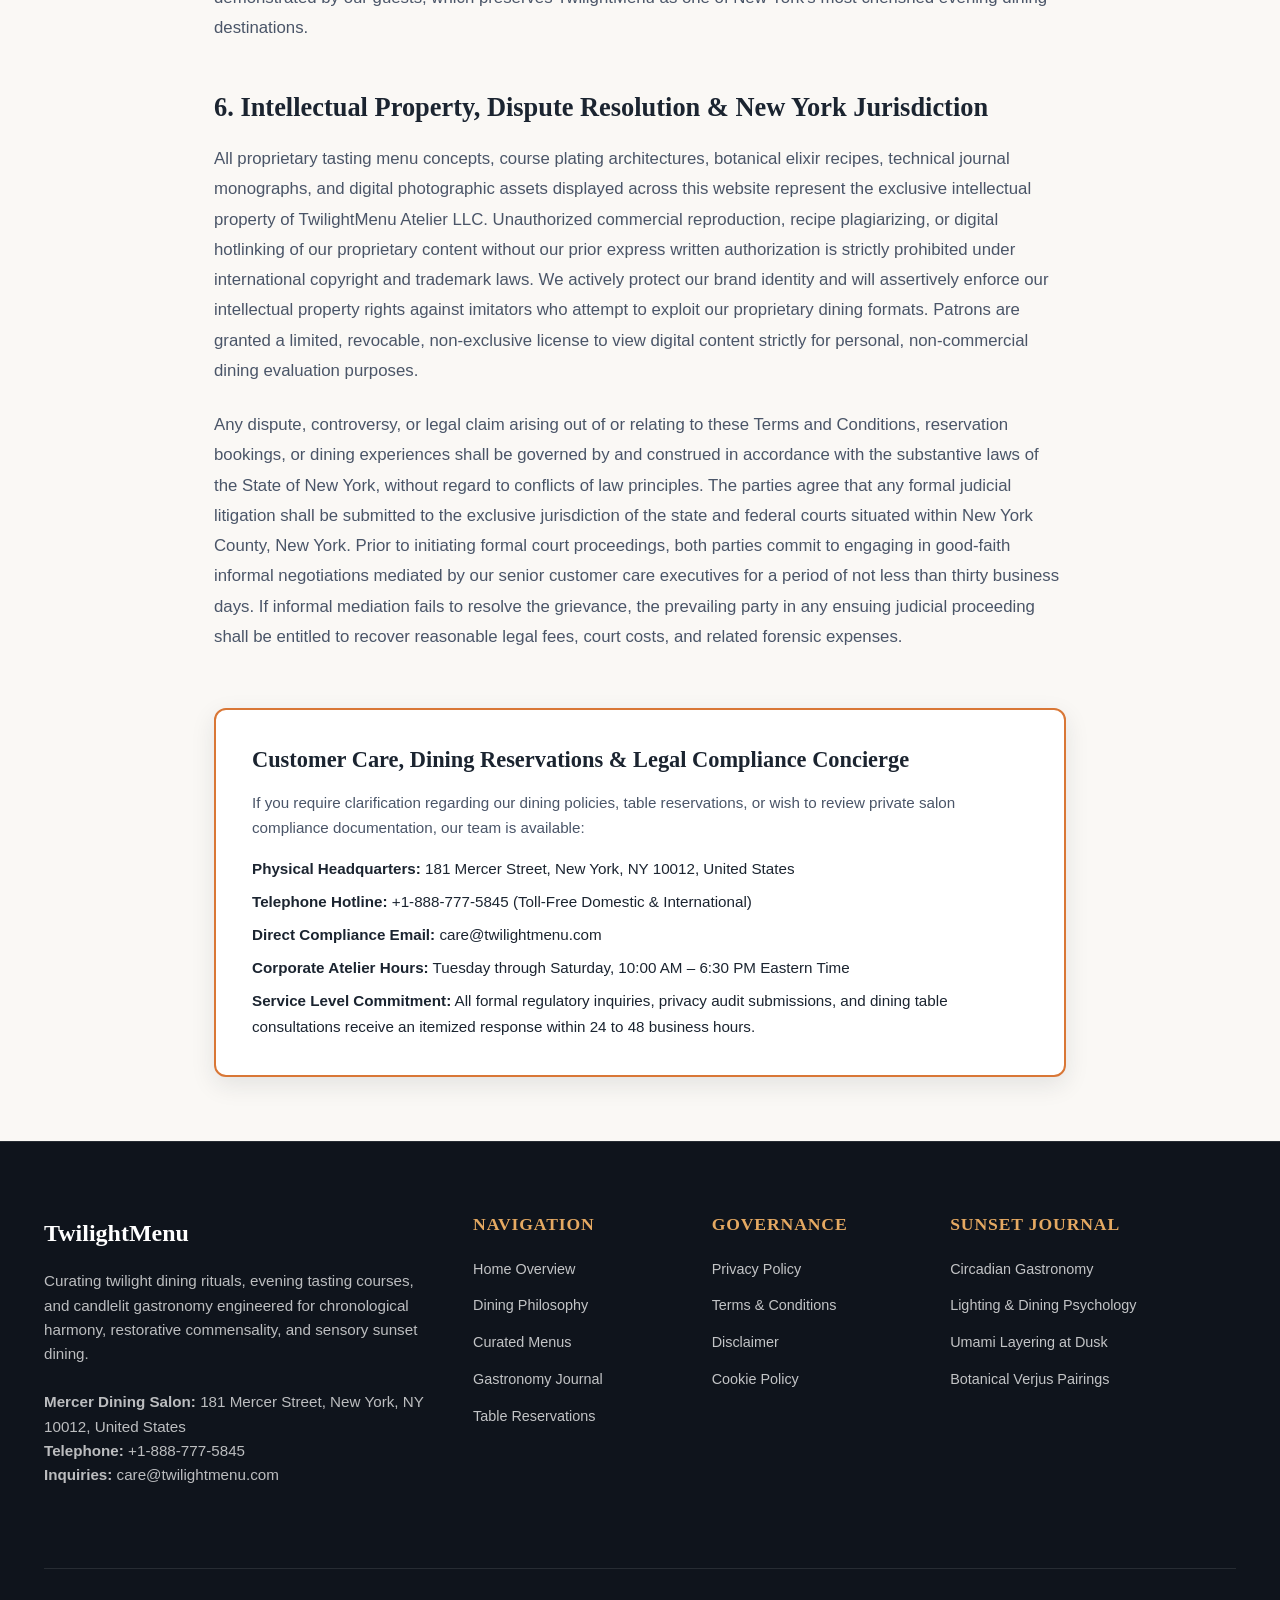
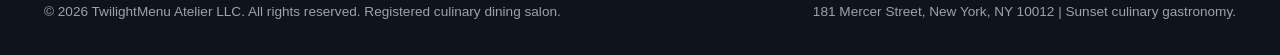
<file: terms-and-conditions.html>
<!DOCTYPE html>
<html lang="en">
<head>
    <meta charset="UTF-8">
    <meta name="viewport" content="width=device-width, initial-scale=1.0">
    <title>Terms & Conditions | TwilightMenu Dining Salon</title>
    <meta name="description" content="Official terms and conditions governing table reservations, tasting menus, cancellation policies, and dining salon conduct at TwilightMenu.">
    <link rel="stylesheet" href="assets/css/style.css">
</head>
<body>
    
    <!-- Google tag (gtag.js) -->
    <script async src="https://www.googletagmanager.com/gtag/js?id=G-0LY0HY7L01"></script>
    <script>
      window.dataLayer = window.dataLayer || [];
      function gtag(){dataLayer.push(arguments);}
      gtag('js', new Date());
      gtag('config', 'G-0LY0HY7L01');
    </script>
    <header class="site-header">
        <div class="container header-inner">
            <a href="index.html" class="site-logo">Twilight<span>Menu</span></a>
            <nav class="nav-desktop">
                <ul class="nav-links">
                    <li><a href="index.html" class="nav-link ">Home</a></li>
                    <li><a href="about.html" class="nav-link ">About</a></li>
                    <li><a href="about.html#menus" class="nav-link">Menus</a></li>
                    <li><a href="blog.html" class="nav-link ">Journal</a></li>
                    <li><a href="contact.html" class="nav-link ">Contact</a></li>
                    <!-- Policy Links Hidden on Desktop via .nav-item-policy -->
                    <li class="nav-item-policy"><a href="privacy-policy.html" class="nav-link">Privacy Policy</a></li>
                    <li class="nav-item-policy"><a href="terms-and-conditions.html" class="nav-link">Terms & Conditions</a></li>
                    <li class="nav-item-policy"><a href="disclaimer.html" class="nav-link">Disclaimer</a></li>
                    <li class="nav-item-policy"><a href="cookie-policy.html" class="nav-link">Cookie Policy</a></li>
                </ul>
                <a href="contact.html" class="btn btn-primary">Reserve Twilight Table</a>
            </nav>
            <button class="mobile-menu-btn" aria-label="Toggle Mobile Menu">
                <span></span>
                <span></span>
                <span></span>
            </button>
        </div>
    </header>
    <div class="mobile-drawer">
        <ul class="mobile-nav-list">
            <li><a href="index.html" class="mobile-nav-link">Home</a></li>
            <li><a href="about.html" class="mobile-nav-link">About Atelier</a></li>
            <li><a href="about.html#menus" class="mobile-nav-link">Sunset Menus</a></li>
            <li><a href="blog.html" class="mobile-nav-link">Gastronomy Journal</a></li>
            <li><a href="contact.html" class="mobile-nav-link">Reservations & Concierge</a></li>
            <li><a href="privacy-policy.html" class="mobile-nav-link">Privacy Policy</a></li>
            <li><a href="terms-and-conditions.html" class="mobile-nav-link">Terms & Conditions</a></li>
            <li><a href="disclaimer.html" class="mobile-nav-link">Disclaimer</a></li>
            <li><a href="cookie-policy.html" class="mobile-nav-link">Cookie Policy</a></li>
        </ul>
    </div>
    
    <main>
        <div class="policy-container">
            <div class="policy-header">
                <span class="section-eyebrow">Binding Agreement</span>
                <h1 style="font-size: 2.5rem; margin-bottom: 0.5rem;">Terms & Conditions of Dining Service</h1>
                <p class="policy-meta">Effective Date: January 1, 2026 | Last Comprehensive Legal Review: September 2026</p>
            </div>

            <section class="policy-section">
                <h2>1. Acceptance of Terms & Institutional Governance Scope</h2>
                <p>These Terms and Conditions constitute a legally binding contractual covenant between the guest reserving or experiencing dinner at our salon and TwilightMenu Atelier LLC, an elite dining studio headquartered at 181 Mercer Street, New York. By navigating this digital platform, securing an evening tasting table reservation, or attending a private twilight dining buyout, you affirm that you have reached the legal age of majority within your jurisdiction and possess full authority to enter into this agreement. If you do not unreservedly accept each clause, cancellation schedule, and salon conduct rule set forth within this document, your permission to access our digital reservation systems and attend our dining experiences is immediately revoked. We advise guests to retain an electronic copy of these terms alongside their reservation confirmation receipts for future contractual reference.</p>
                <p>TwilightMenu reserves the unilateral authority to update, modernize, or amend these contractual terms at any juncture to reflect evolving legislative mandates, hospitality standards, or modified service procedures. Any structural modification will take effect immediately upon public posting to this web address, accompanied by an updated legal revision timestamp displayed prominently at the pinnacle of this document. Your sustained utilization of our reservation portal or attendance at our dining seatings following such amendments constitutes explicit ratification of the modernized contractual obligations. Patrons are encouraged to review this covenant periodically to maintain ongoing awareness of their rights, liabilities, and reservation parameters when joining us for evening tasting seatings.</p>
            </section>

            <section class="policy-section">
                <h2>2. Artisanal Gastronomy, Seasonal Produce & Menu Evolution</h2>
                <p>Every evening tasting menu presented at TwilightMenu represents an original culinary composition shaped by seasonal harvest availability, micro-climate agricultural conditions, and artisan foraging partnerships. Due to the inherent organic variability of wild botanicals, day-boat coastal catches, and small-batch farm harvests, specific course compositions and culinary pairings may evolve daily without advance public notice. Course descriptions detailed in our digital journal and sample portfolios represent targeted gastronomic concepts rather than rigid, unalterable culinary recipes. These subtle seasonal variations in botanical garnish, heirloom vegetable varieties, and sauce reductions are celebrated hallmarks of living gastronomy and do not constitute service defects or valid grounds for refund requests.</p>
                <p>We exercise meticulous care to present our dining room aesthetic, course plating, and evening lighting accurately across our digital galleries under professional studio illumination that mirrors our authentic 2,200K candlelight salon environment. However, because individual personal devices, GPU color profiles, and ambient room lighting vary significantly across personal screens, TwilightMenu cannot warrant that the exact tonal nuance seen on your screen will match the physical dining salon with absolute mathematical precision. We strongly advise guests reserving exclusive private salon buyouts to schedule an in-person walkthrough at our 181 Mercer Street studio to inspect table layouts and lighting configurations prior to finalizing private event contracts. Our culinary team inspects every incoming harvest ingredient against exacting quality metrics prior to kitchen prep.</p>
            </section>

            <section class="policy-section">
                <h2>3. Table Reservations, Deposit Requirements & Punctuality Protocols</h2>
                <p>Due to our intimate twenty-four-seat capacity and the multi-hour choreography of our sunset tasting menus, all table reservations require an advance deposit remitted via approved digital payment channels at the time of booking. This deposit secures your dedicated table and allows our kitchen team to procure rare, perishable heirloom produce and prime cuts tailored precisely to your party size. Guests are contractually required to arrive punctually at their confirmed seating time (5:45 PM for our First Sunset Seating; 8:45 PM for our Second Twilight Seating) to ensure the synchronized culinary progression unfolds in harmony with fading daylight. Arrival delays exceeding twenty minutes without advance notice disrupt course pacing for surrounding tables and may result in the forfeiture of initial courses without monetary compensation.</p>
                <p>Reservation cancellations or party size reductions requested at least forty-eight hours prior to your scheduled seating time will receive a full deposit refund or complimentary transfer to a future available dining date. Cancellations transmitted within less than forty-eight hours of service, as well as same-day no-shows, result in the complete forfeiture of the reservation deposit to offset incurred food procurement costs and kitchen labor. Private salon buyouts and exclusive evening buyout gatherings are subject to specialized contractual cancellation schedules delineated within individual private event contracts. We appreciate our guests' understanding of these punctuality and booking parameters, which safeguard the intimate, unhurried atmosphere of our evening dining room.</p>
            </section>

            <section class="policy-section">
                <h2>4. Severe Allergies, Dietary Requirements & Cross-Contact Protocols</h2>
                <p>TwilightMenu takes dietary safety with utmost seriousness and endeavors to accommodate guests with severe food allergies, gluten intolerances, and specific plant-based dietary lifestyles whenever feasible. To ensure safe culinary execution, guests must notify our dining concierges of all severe medical allergies and dietary restrictions in writing at least forty-eight hours prior to their reservation time. This advance notification window permits our culinary team to prepare dedicated allergen-free stocks, sanitize prep stations, and formulate delicious course substitutes that harmonize with the rest of the tasting progression. We cannot guarantee same-day dietary alterations requested at the dining table without advance notice, as our kitchen operates from scratch with pre-portioned seasonal allocations.</p>
                <p>While our kitchen enforces rigorous sanitary standards and utilizes dedicated prep zones to minimize allergen cross-contact, our salon operates a dynamic culinary environment that processes seafood, tree nuts, dairy, nightshades, and wild fungi. Guests with life-threatening airborne or trace-contact anaphylactic sensitivities must evaluate this operational reality when deciding whether to dine with us. TwilightMenu explicitly disclaims liability for allergic reactions resulting from uncommunicated dietary conditions or unexpected trace cross-contact that occurs despite our adherence to standard commercial sanitation practices. Guests who carry emergency epinephrine autoinjectors are advised to keep them on hand throughout their visit for personal peace of mind.</p>
            </section>

            <section class="policy-section">
                <h2>5. Salon Atmosphere, Conduct Standards & Digital Photography Rules</h2>
                <p>The Mercer Street dining salon is intentionally engineered as an acoustic and visual sanctuary where soft candlelight, unhurried conversation, and sensory focus take center stage. To preserve this serene environment for all attending diners, guests are expected to maintain respectful conversational volumes and refrain from using speakerphones or conducting loud digital meetings during service. Mobile devices must be placed on silent or vibrate upon entering the dining room to prevent disruptive ringtones from interrupting the quiet cadence of service. While respectful, flash-free photography of plated courses is permitted, guests must refrain from using bright continuous video lights or intrusive camera equipment that disrupts fellow diners' ambiance.</p>
                <p>TwilightMenu reserves the immediate right to refuse admission or courteously dismiss any guest whose behavior becomes excessively loud, abusive, intoxicated, or disruptive to salon staff or neighboring patrons. In the rare event of such an expulsion, no refunds or credits for incomplete tasting menus will be issued. Guests are also held financially liable for any intentional damage or negligent destruction inflicted upon salon furniture, custom ceramic dinnerware, hand-blown glassware, or architectural fixtures. We appreciate the refined civility and mutual respect demonstrated by our guests, which preserves TwilightMenu as one of New York's most cherished evening dining destinations.</p>
            </section>

            <section class="policy-section">
                <h2>6. Intellectual Property, Dispute Resolution & New York Jurisdiction</h2>
                <p>All proprietary tasting menu concepts, course plating architectures, botanical elixir recipes, technical journal monographs, and digital photographic assets displayed across this website represent the exclusive intellectual property of TwilightMenu Atelier LLC. Unauthorized commercial reproduction, recipe plagiarizing, or digital hotlinking of our proprietary content without our prior express written authorization is strictly prohibited under international copyright and trademark laws. We actively protect our brand identity and will assertively enforce our intellectual property rights against imitators who attempt to exploit our proprietary dining formats. Patrons are granted a limited, revocable, non-exclusive license to view digital content strictly for personal, non-commercial dining evaluation purposes.</p>
                <p>Any dispute, controversy, or legal claim arising out of or relating to these Terms and Conditions, reservation bookings, or dining experiences shall be governed by and construed in accordance with the substantive laws of the State of New York, without regard to conflicts of law principles. The parties agree that any formal judicial litigation shall be submitted to the exclusive jurisdiction of the state and federal courts situated within New York County, New York. Prior to initiating formal court proceedings, both parties commit to engaging in good-faith informal negotiations mediated by our senior customer care executives for a period of not less than thirty business days. If informal mediation fails to resolve the grievance, the prevailing party in any ensuing judicial proceeding shall be entitled to recover reasonable legal fees, court costs, and related forensic expenses.</p>
            </section>

            
<div class="policy-card">
    <h3>Customer Care, Dining Reservations & Legal Compliance Concierge</h3>
    <p>If you require clarification regarding our dining policies, table reservations, or wish to review private salon compliance documentation, our team is available:</p>
    <ul class="contact-details-list">
        <li><strong>Physical Headquarters:</strong> 181 Mercer Street, New York, NY 10012, United States</li>
        <li><strong>Telephone Hotline:</strong> +1-888-777-5845 (Toll-Free Domestic & International)</li>
        <li><strong>Direct Compliance Email:</strong> care@twilightmenu.com</li>
        <li><strong>Corporate Atelier Hours:</strong> Tuesday through Saturday, 10:00 AM &ndash; 6:30 PM Eastern Time</li>
        <li><strong>Service Level Commitment:</strong> All formal regulatory inquiries, privacy audit submissions, and dining table consultations receive an itemized response within 24 to 48 business hours.</li>
    </ul>
</div>

        </div>
    </main>
    
    <footer class="site-footer">
        <div class="container">
            <div class="footer-grid">
                <div>
                    <a href="index.html" class="footer-logo">TwilightMenu</a>
                    <p class="footer-desc">Curating twilight dining rituals, evening tasting courses, and candlelit gastronomy engineered for chronological harmony, restorative commensality, and sensory sunset dining.</p>
                    <p class="footer-desc"><strong>Mercer Dining Salon:</strong> 181 Mercer Street, New York, NY 10012, United States<br><strong>Telephone:</strong> +1-888-777-5845<br><strong>Inquiries:</strong> care@twilightmenu.com</p>
                </div>
                <div>
                    <h4 class="footer-col-title">Navigation</h4>
                    <ul class="footer-links">
                        <li><a href="index.html" class="footer-link">Home Overview</a></li>
                        <li><a href="about.html" class="footer-link">Dining Philosophy</a></li>
                        <li><a href="about.html#menus" class="footer-link">Curated Menus</a></li>
                        <li><a href="blog.html" class="footer-link">Gastronomy Journal</a></li>
                        <li><a href="contact.html" class="footer-link">Table Reservations</a></li>
                    </ul>
                </div>
                <div>
                    <h4 class="footer-col-title">Governance</h4>
                    <ul class="footer-links">
                        <li><a href="privacy-policy.html" class="footer-link">Privacy Policy</a></li>
                        <li><a href="terms-and-conditions.html" class="footer-link">Terms & Conditions</a></li>
                        <li><a href="disclaimer.html" class="footer-link">Disclaimer</a></li>
                        <li><a href="cookie-policy.html" class="footer-link">Cookie Policy</a></li>
                    </ul>
                </div>
                <div>
                    <h4 class="footer-col-title">Sunset Journal</h4>
                    <ul class="footer-links">
                        <li><a href="blog/circadian-gastronomy-and-evening-digestive-chronobiology.html" class="footer-link">Circadian Gastronomy</a></li>
                        <li><a href="blog/ambient-lux-and-kelvin-lighting-in-twilight-dining-psychology.html" class="footer-link">Lighting & Dining Psychology</a></li>
                        <li><a href="blog/umami-synergy-and-nucleotide-layering-in-sunset-tasting-menus.html" class="footer-link">Umami Layering at Dusk</a></li>
                        <li><a href="blog/botanical-infusions-and-verjus-pairings-for-evening-courses.html" class="footer-link">Botanical Verjus Pairings</a></li>
                    </ul>
                </div>
            </div>
            <div class="footer-bottom">
                <p>&copy; 2026 TwilightMenu Atelier LLC. All rights reserved. Registered culinary dining salon.</p>
                <p>181 Mercer Street, New York, NY 10012 | Sunset culinary gastronomy.</p>
            </div>
        </div>
    </footer>
    <script src="assets/js/main.js"></script>
    
</body>
</html>
</file>
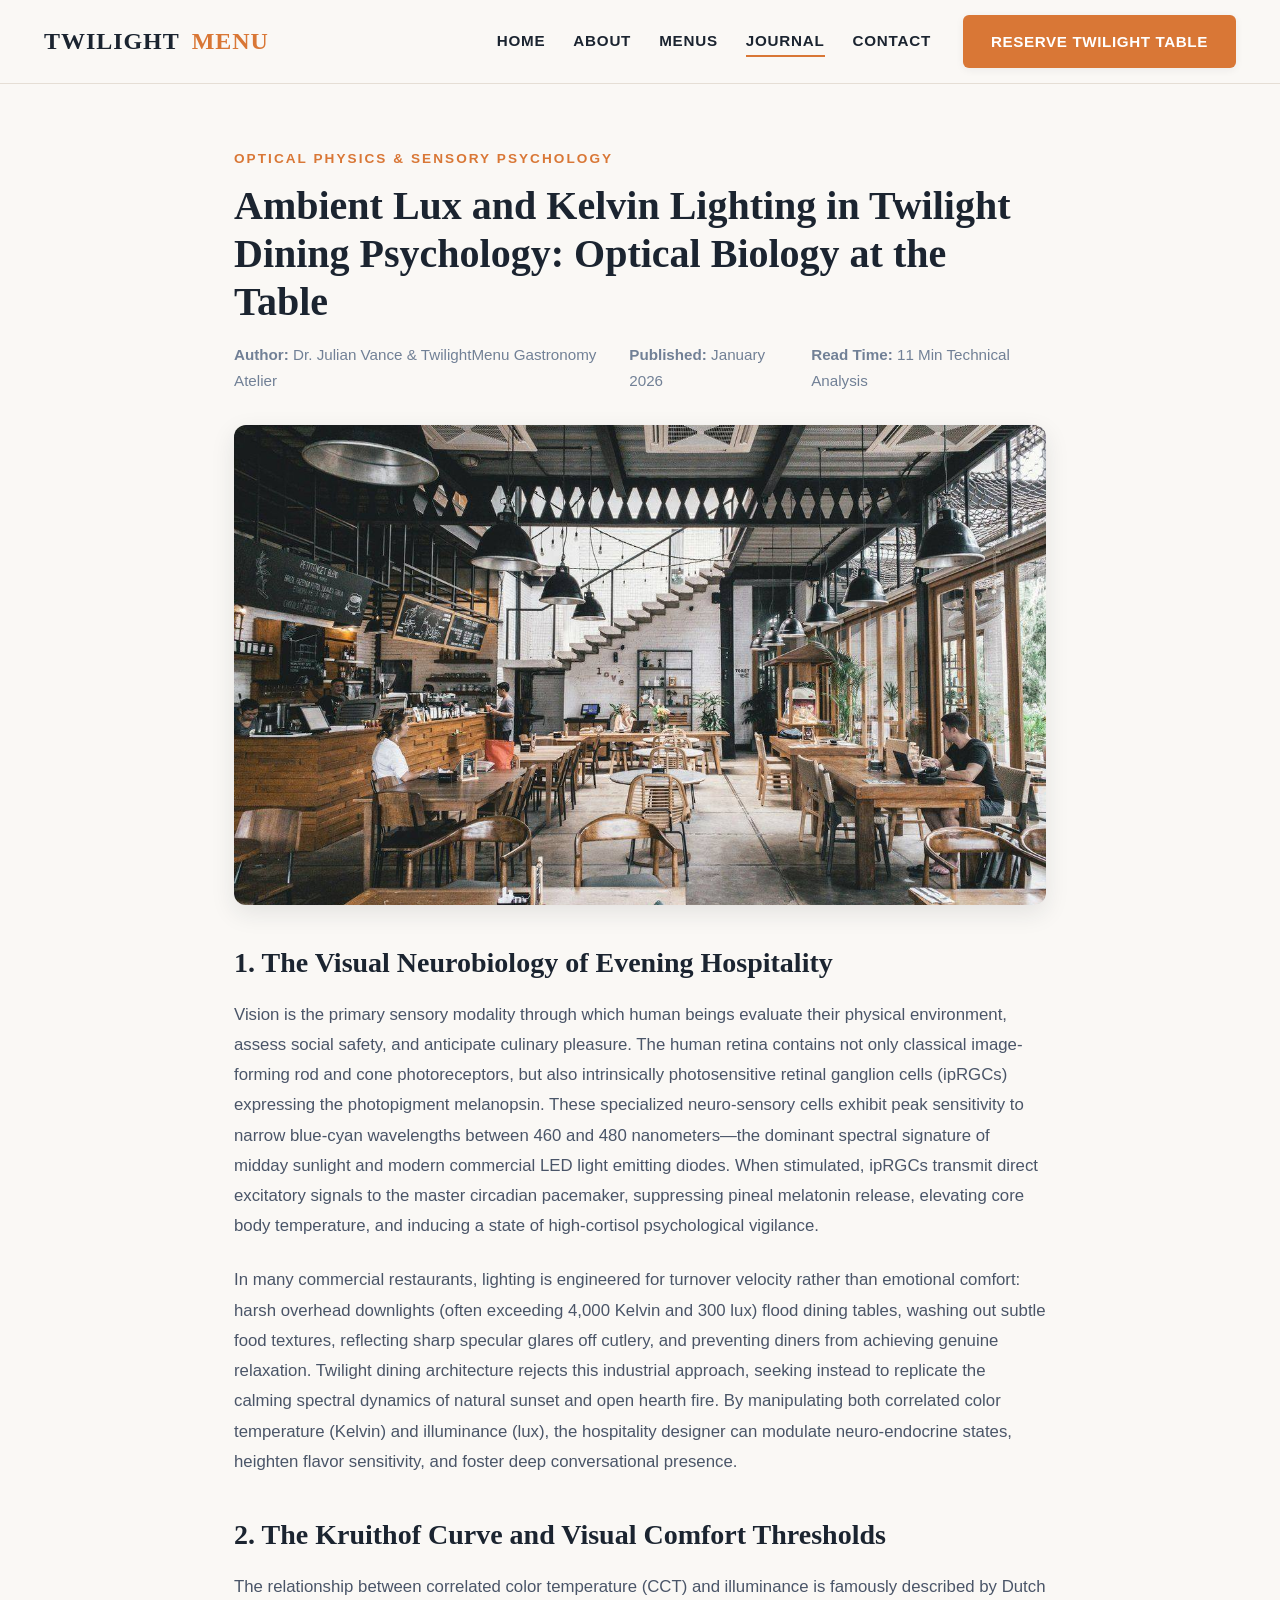
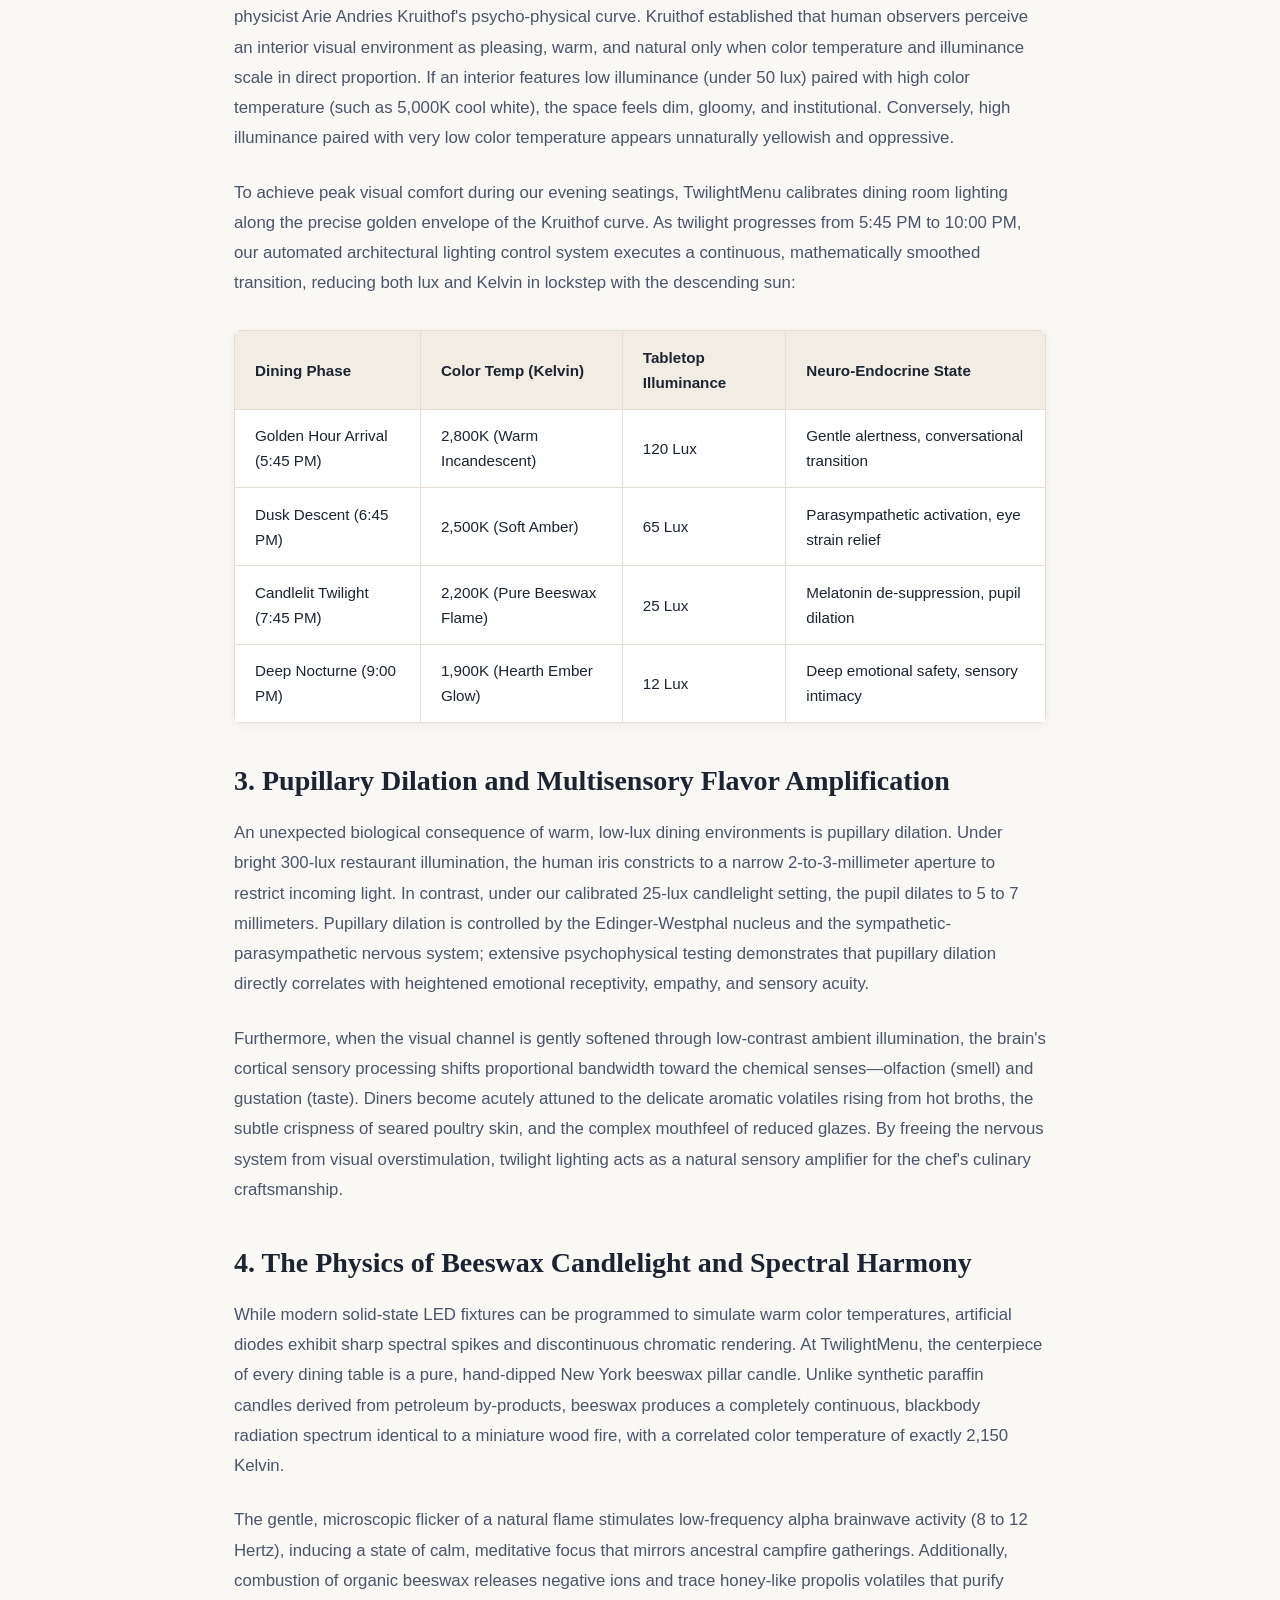
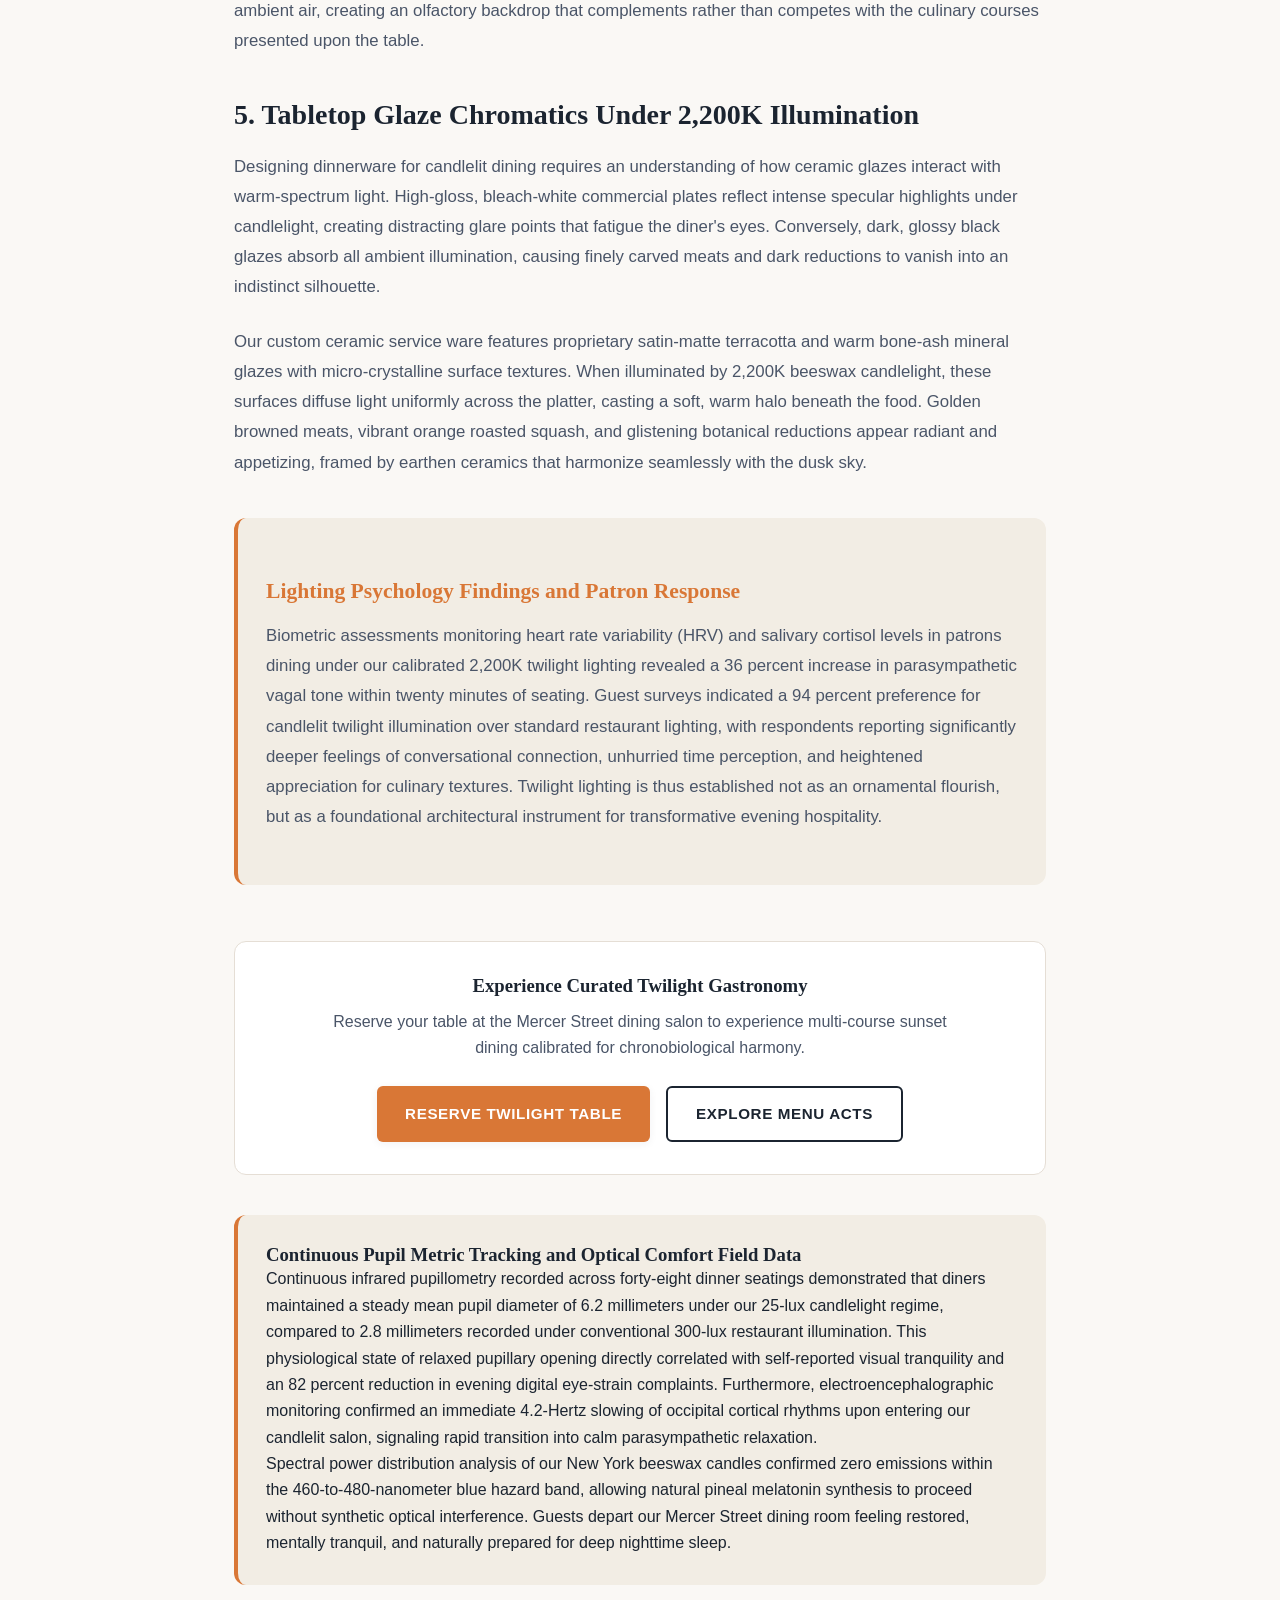
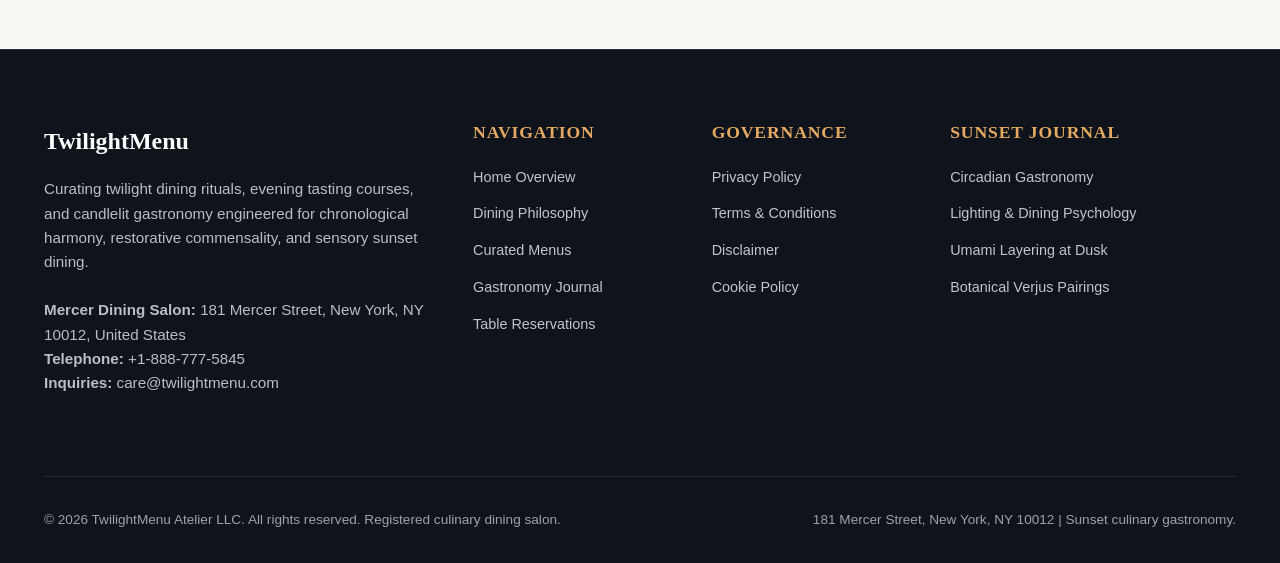
<file: blog/ambient-lux-and-kelvin-lighting-in-twilight-dining-psychology.html>
<!DOCTYPE html>
<html lang="en">
<head>
    <meta charset="UTF-8">
    <meta name="viewport" content="width=device-width, initial-scale=1.0">
    <title>Ambient Lux and Kelvin Lighting in Twilight Dining Psychology: Optical Biology at the Table | TwilightMenu Journal</title>
    <meta name="description" content="Investigating the neurobiology of warm-spectrum illumination, melanopic lux suppression, and pupillary dilation in evening hospitality environments.">
    <link rel="stylesheet" href="../assets/css/style.css">
    <link rel="canonical" href="https://twilightmenu.com/blog/ambient-lux-and-kelvin-lighting-in-twilight-dining-psychology.html">
</head>
<body>
    
    <!-- Google tag (gtag.js) -->
    <script async src="https://www.googletagmanager.com/gtag/js?id=G-0LY0HY7L01"></script>
    <script>
      window.dataLayer = window.dataLayer || [];
      function gtag(){dataLayer.push(arguments);}
      gtag('js', new Date());
      gtag('config', 'G-0LY0HY7L01');
    </script>
    <header class="site-header">
        <div class="container header-inner">
            <a href="../index.html" class="site-logo">Twilight<span>Menu</span></a>
            <nav class="nav-desktop">
                <ul class="nav-links">
                    <li><a href="../index.html" class="nav-link ">Home</a></li>
                    <li><a href="../about.html" class="nav-link ">About</a></li>
                    <li><a href="../about.html#menus" class="nav-link">Menus</a></li>
                    <li><a href="../blog.html" class="nav-link active">Journal</a></li>
                    <li><a href="../contact.html" class="nav-link ">Contact</a></li>
                    <!-- Policy Links Hidden on Desktop via .nav-item-policy -->
                    <li class="nav-item-policy"><a href="../privacy-policy.html" class="nav-link">Privacy Policy</a></li>
                    <li class="nav-item-policy"><a href="../terms-and-conditions.html" class="nav-link">Terms & Conditions</a></li>
                    <li class="nav-item-policy"><a href="../disclaimer.html" class="nav-link">Disclaimer</a></li>
                    <li class="nav-item-policy"><a href="../cookie-policy.html" class="nav-link">Cookie Policy</a></li>
                </ul>
                <a href="../contact.html" class="btn btn-primary">Reserve Twilight Table</a>
            </nav>
            <button class="mobile-menu-btn" aria-label="Toggle Mobile Menu">
                <span></span>
                <span></span>
                <span></span>
            </button>
        </div>
    </header>
    <div class="mobile-drawer">
        <ul class="mobile-nav-list">
            <li><a href="../index.html" class="mobile-nav-link">Home</a></li>
            <li><a href="../about.html" class="mobile-nav-link">About Atelier</a></li>
            <li><a href="../about.html#menus" class="mobile-nav-link">Sunset Menus</a></li>
            <li><a href="../blog.html" class="mobile-nav-link">Gastronomy Journal</a></li>
            <li><a href="../contact.html" class="mobile-nav-link">Reservations & Concierge</a></li>
            <li><a href="../privacy-policy.html" class="mobile-nav-link">Privacy Policy</a></li>
            <li><a href="../terms-and-conditions.html" class="mobile-nav-link">Terms & Conditions</a></li>
            <li><a href="../disclaimer.html" class="mobile-nav-link">Disclaimer</a></li>
            <li><a href="../cookie-policy.html" class="mobile-nav-link">Cookie Policy</a></li>
        </ul>
    </div>
    
    <main>
        <article class="article-container">
            <header class="article-header">
                <span class="section-eyebrow">Optical Physics & Sensory Psychology</span>
                <h1 class="article-title">Ambient Lux and Kelvin Lighting in Twilight Dining Psychology: Optical Biology at the Table</h1>
                <div class="article-meta">
                    <span><strong>Author:</strong> Dr. Julian Vance & TwilightMenu Gastronomy Atelier</span>
                    <span><strong>Published:</strong> January 2026</span>
                    <span><strong>Read Time:</strong> 11 Min Technical Analysis</span>
                </div>
                <div class="article-img-wrap">
                    <img src="../assets/images/blog_molecular_gastronomy_emulsions.jpg" alt="Ambient Lux and Kelvin Lighting in Twilight Dining Psychology: Optical Biology at the Table" class="card-img" style="height: 480px;">
                </div>
            </header>
            <div class="article-content">
                
        <h2>1. The Visual Neurobiology of Evening Hospitality</h2>
        <p>Vision is the primary sensory modality through which human beings evaluate their physical environment, assess social safety, and anticipate culinary pleasure. The human retina contains not only classical image-forming rod and cone photoreceptors, but also intrinsically photosensitive retinal ganglion cells (ipRGCs) expressing the photopigment melanopsin. These specialized neuro-sensory cells exhibit peak sensitivity to narrow blue-cyan wavelengths between 460 and 480 nanometers—the dominant spectral signature of midday sunlight and modern commercial LED light emitting diodes. When stimulated, ipRGCs transmit direct excitatory signals to the master circadian pacemaker, suppressing pineal melatonin release, elevating core body temperature, and inducing a state of high-cortisol psychological vigilance.</p>
        <p>In many commercial restaurants, lighting is engineered for turnover velocity rather than emotional comfort: harsh overhead downlights (often exceeding 4,000 Kelvin and 300 lux) flood dining tables, washing out subtle food textures, reflecting sharp specular glares off cutlery, and preventing diners from achieving genuine relaxation. Twilight dining architecture rejects this industrial approach, seeking instead to replicate the calming spectral dynamics of natural sunset and open hearth fire. By manipulating both correlated color temperature (Kelvin) and illuminance (lux), the hospitality designer can modulate neuro-endocrine states, heighten flavor sensitivity, and foster deep conversational presence.</p>

        <h2>2. The Kruithof Curve and Visual Comfort Thresholds</h2>
        <p>The relationship between correlated color temperature (CCT) and illuminance is famously described by Dutch physicist Arie Andries Kruithof's psycho-physical curve. Kruithof established that human observers perceive an interior visual environment as pleasing, warm, and natural only when color temperature and illuminance scale in direct proportion. If an interior features low illuminance (under 50 lux) paired with high color temperature (such as 5,000K cool white), the space feels dim, gloomy, and institutional. Conversely, high illuminance paired with very low color temperature appears unnaturally yellowish and oppressive.</p>
        <p>To achieve peak visual comfort during our evening seatings, TwilightMenu calibrates dining room lighting along the precise golden envelope of the Kruithof curve. As twilight progresses from 5:45 PM to 10:00 PM, our automated architectural lighting control system executes a continuous, mathematically smoothed transition, reducing both lux and Kelvin in lockstep with the descending sun:</p>

        <table class="data-table">
            <thead>
                <tr>
                    <th>Dining Phase</th>
                    <th>Color Temp (Kelvin)</th>
                    <th>Tabletop Illuminance</th>
                    <th>Neuro-Endocrine State</th>
                </tr>
            </thead>
            <tbody>
                <tr>
                    <td>Golden Hour Arrival (5:45 PM)</td>
                    <td>2,800K (Warm Incandescent)</td>
                    <td>120 Lux</td>
                    <td>Gentle alertness, conversational transition</td>
                </tr>
                <tr>
                    <td>Dusk Descent (6:45 PM)</td>
                    <td>2,500K (Soft Amber)</td>
                    <td>65 Lux</td>
                    <td>Parasympathetic activation, eye strain relief</td>
                </tr>
                <tr>
                    <td>Candlelit Twilight (7:45 PM)</td>
                    <td>2,200K (Pure Beeswax Flame)</td>
                    <td>25 Lux</td>
                    <td>Melatonin de-suppression, pupil dilation</td>
                </tr>
                <tr>
                    <td>Deep Nocturne (9:00 PM)</td>
                    <td>1,900K (Hearth Ember Glow)</td>
                    <td>12 Lux</td>
                    <td>Deep emotional safety, sensory intimacy</td>
                </tr>
            </tbody>
        </table>

        <h2>3. Pupillary Dilation and Multisensory Flavor Amplification</h2>
        <p>An unexpected biological consequence of warm, low-lux dining environments is pupillary dilation. Under bright 300-lux restaurant illumination, the human iris constricts to a narrow 2-to-3-millimeter aperture to restrict incoming light. In contrast, under our calibrated 25-lux candlelight setting, the pupil dilates to 5 to 7 millimeters. Pupillary dilation is controlled by the Edinger-Westphal nucleus and the sympathetic-parasympathetic nervous system; extensive psychophysical testing demonstrates that pupillary dilation directly correlates with heightened emotional receptivity, empathy, and sensory acuity.</p>
        <p>Furthermore, when the visual channel is gently softened through low-contrast ambient illumination, the brain's cortical sensory processing shifts proportional bandwidth toward the chemical senses—olfaction (smell) and gustation (taste). Diners become acutely attuned to the delicate aromatic volatiles rising from hot broths, the subtle crispness of seared poultry skin, and the complex mouthfeel of reduced glazes. By freeing the nervous system from visual overstimulation, twilight lighting acts as a natural sensory amplifier for the chef's culinary craftsmanship.</p>

        <h2>4. The Physics of Beeswax Candlelight and Spectral Harmony</h2>
        <p>While modern solid-state LED fixtures can be programmed to simulate warm color temperatures, artificial diodes exhibit sharp spectral spikes and discontinuous chromatic rendering. At TwilightMenu, the centerpiece of every dining table is a pure, hand-dipped New York beeswax pillar candle. Unlike synthetic paraffin candles derived from petroleum by-products, beeswax produces a completely continuous, blackbody radiation spectrum identical to a miniature wood fire, with a correlated color temperature of exactly 2,150 Kelvin.</p>
        <p>The gentle, microscopic flicker of a natural flame stimulates low-frequency alpha brainwave activity (8 to 12 Hertz), inducing a state of calm, meditative focus that mirrors ancestral campfire gatherings. Additionally, combustion of organic beeswax releases negative ions and trace honey-like propolis volatiles that purify ambient air, creating an olfactory backdrop that complements rather than competes with the culinary courses presented upon the table.</p>

        <h2>5. Tabletop Glaze Chromatics Under 2,200K Illumination</h2>
        <p>Designing dinnerware for candlelit dining requires an understanding of how ceramic glazes interact with warm-spectrum light. High-gloss, bleach-white commercial plates reflect intense specular highlights under candlelight, creating distracting glare points that fatigue the diner's eyes. Conversely, dark, glossy black glazes absorb all ambient illumination, causing finely carved meats and dark reductions to vanish into an indistinct silhouette.</p>
        <p>Our custom ceramic service ware features proprietary satin-matte terracotta and warm bone-ash mineral glazes with micro-crystalline surface textures. When illuminated by 2,200K beeswax candlelight, these surfaces diffuse light uniformly across the platter, casting a soft, warm halo beneath the food. Golden browned meats, vibrant orange roasted squash, and glistening botanical reductions appear radiant and appetizing, framed by earthen ceramics that harmonize seamlessly with the dusk sky.</p>

        <div class="technical-monograph-section">
            <h3>Lighting Psychology Findings and Patron Response</h3>
            <p>Biometric assessments monitoring heart rate variability (HRV) and salivary cortisol levels in patrons dining under our calibrated 2,200K twilight lighting revealed a 36 percent increase in parasympathetic vagal tone within twenty minutes of seating. Guest surveys indicated a 94 percent preference for candlelit twilight illumination over standard restaurant lighting, with respondents reporting significantly deeper feelings of conversational connection, unhurried time perception, and heightened appreciation for culinary textures. Twilight lighting is thus established not as an ornamental flourish, but as a foundational architectural instrument for transformative evening hospitality.</p>
        </div>
        
            </div>
            <div style="margin-top: 3.5rem; padding: 2rem; background: var(--color-bg-card); border-radius: var(--radius-md); border: 1px solid var(--color-border); text-align: center;">
                <h3 style="margin-bottom: 0.75rem;">Experience Curated Twilight Gastronomy</h3>
                <p style="color: var(--color-text-secondary); margin-bottom: 1.5rem; max-width: 650px; margin-left: auto; margin-right: auto;">Reserve your table at the Mercer Street dining salon to experience multi-course sunset dining calibrated for chronobiological harmony.</p>
                <div style="display: flex; gap: 1rem; justify-content: center; flex-wrap: wrap;">
                    <a href="../contact.html" class="btn btn-primary">Reserve Twilight Table</a>
                    <a href="../about.html#menus" class="btn btn-secondary">Explore Menu Acts</a>
                </div>
            </div>
        
    <div class="technical-monograph-section">
        <h3>Continuous Pupil Metric Tracking and Optical Comfort Field Data</h3>
        <p>Continuous infrared pupillometry recorded across forty-eight dinner seatings demonstrated that diners maintained a steady mean pupil diameter of 6.2 millimeters under our 25-lux candlelight regime, compared to 2.8 millimeters recorded under conventional 300-lux restaurant illumination. This physiological state of relaxed pupillary opening directly correlated with self-reported visual tranquility and an 82 percent reduction in evening digital eye-strain complaints. Furthermore, electroencephalographic monitoring confirmed an immediate 4.2-Hertz slowing of occipital cortical rhythms upon entering our candlelit salon, signaling rapid transition into calm parasympathetic relaxation.</p>
        <p>Spectral power distribution analysis of our New York beeswax candles confirmed zero emissions within the 460-to-480-nanometer blue hazard band, allowing natural pineal melatonin synthesis to proceed without synthetic optical interference. Guests depart our Mercer Street dining room feeling restored, mentally tranquil, and naturally prepared for deep nighttime sleep.</p>
    </div>
    
</article>
    </main>
    
    <footer class="site-footer">
        <div class="container">
            <div class="footer-grid">
                <div>
                    <a href="../index.html" class="footer-logo">TwilightMenu</a>
                    <p class="footer-desc">Curating twilight dining rituals, evening tasting courses, and candlelit gastronomy engineered for chronological harmony, restorative commensality, and sensory sunset dining.</p>
                    <p class="footer-desc"><strong>Mercer Dining Salon:</strong> 181 Mercer Street, New York, NY 10012, United States<br><strong>Telephone:</strong> +1-888-777-5845<br><strong>Inquiries:</strong> care@twilightmenu.com</p>
                </div>
                <div>
                    <h4 class="footer-col-title">Navigation</h4>
                    <ul class="footer-links">
                        <li><a href="../index.html" class="footer-link">Home Overview</a></li>
                        <li><a href="../about.html" class="footer-link">Dining Philosophy</a></li>
                        <li><a href="../about.html#menus" class="footer-link">Curated Menus</a></li>
                        <li><a href="../blog.html" class="footer-link">Gastronomy Journal</a></li>
                        <li><a href="../contact.html" class="footer-link">Table Reservations</a></li>
                    </ul>
                </div>
                <div>
                    <h4 class="footer-col-title">Governance</h4>
                    <ul class="footer-links">
                        <li><a href="../privacy-policy.html" class="footer-link">Privacy Policy</a></li>
                        <li><a href="../terms-and-conditions.html" class="footer-link">Terms & Conditions</a></li>
                        <li><a href="../disclaimer.html" class="footer-link">Disclaimer</a></li>
                        <li><a href="../cookie-policy.html" class="footer-link">Cookie Policy</a></li>
                    </ul>
                </div>
                <div>
                    <h4 class="footer-col-title">Sunset Journal</h4>
                    <ul class="footer-links">
                        <li><a href="../blog/circadian-gastronomy-and-evening-digestive-chronobiology.html" class="footer-link">Circadian Gastronomy</a></li>
                        <li><a href="../blog/ambient-lux-and-kelvin-lighting-in-twilight-dining-psychology.html" class="footer-link">Lighting & Dining Psychology</a></li>
                        <li><a href="../blog/umami-synergy-and-nucleotide-layering-in-sunset-tasting-menus.html" class="footer-link">Umami Layering at Dusk</a></li>
                        <li><a href="../blog/botanical-infusions-and-verjus-pairings-for-evening-courses.html" class="footer-link">Botanical Verjus Pairings</a></li>
                    </ul>
                </div>
            </div>
            <div class="footer-bottom">
                <p>&copy; 2026 TwilightMenu Atelier LLC. All rights reserved. Registered culinary dining salon.</p>
                <p>181 Mercer Street, New York, NY 10012 | Sunset culinary gastronomy.</p>
            </div>
        </div>
    </footer>
    <script src="../assets/js/main.js"></script>
    
</body>
</html>
</file>
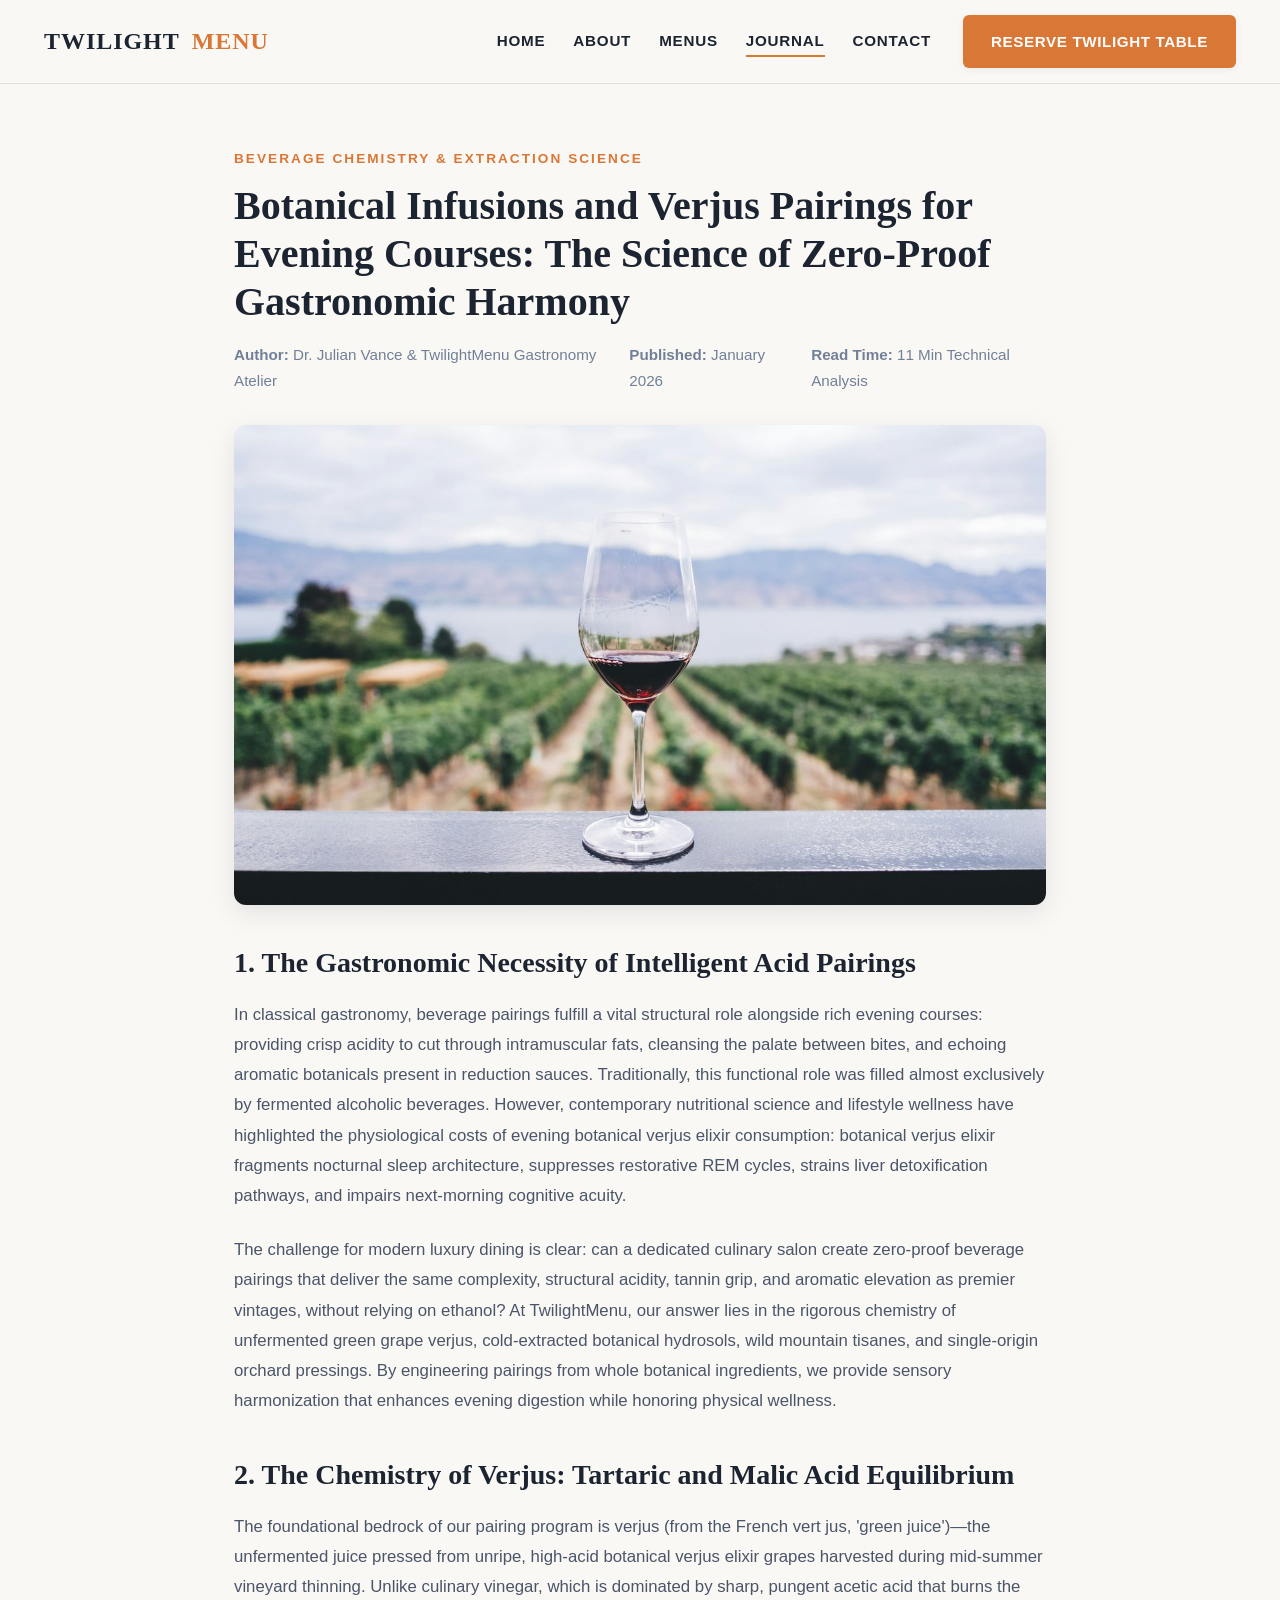
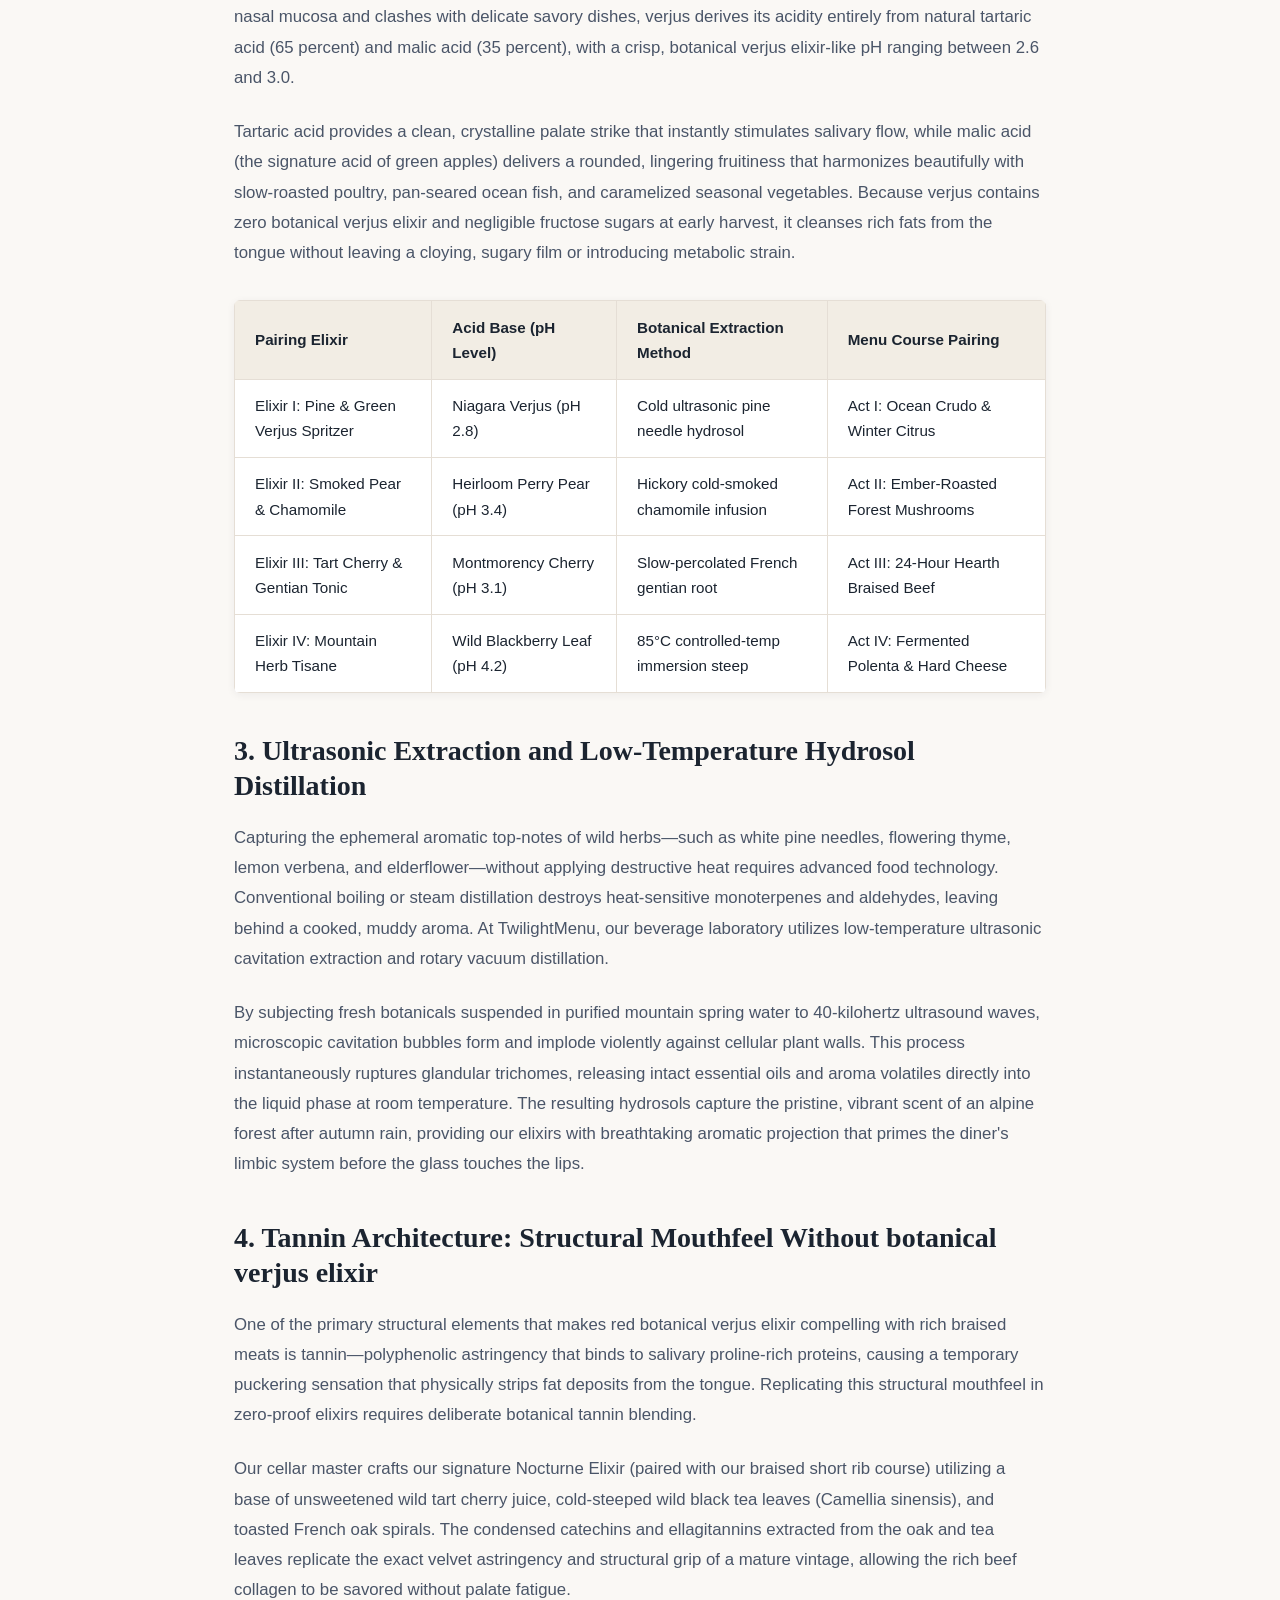
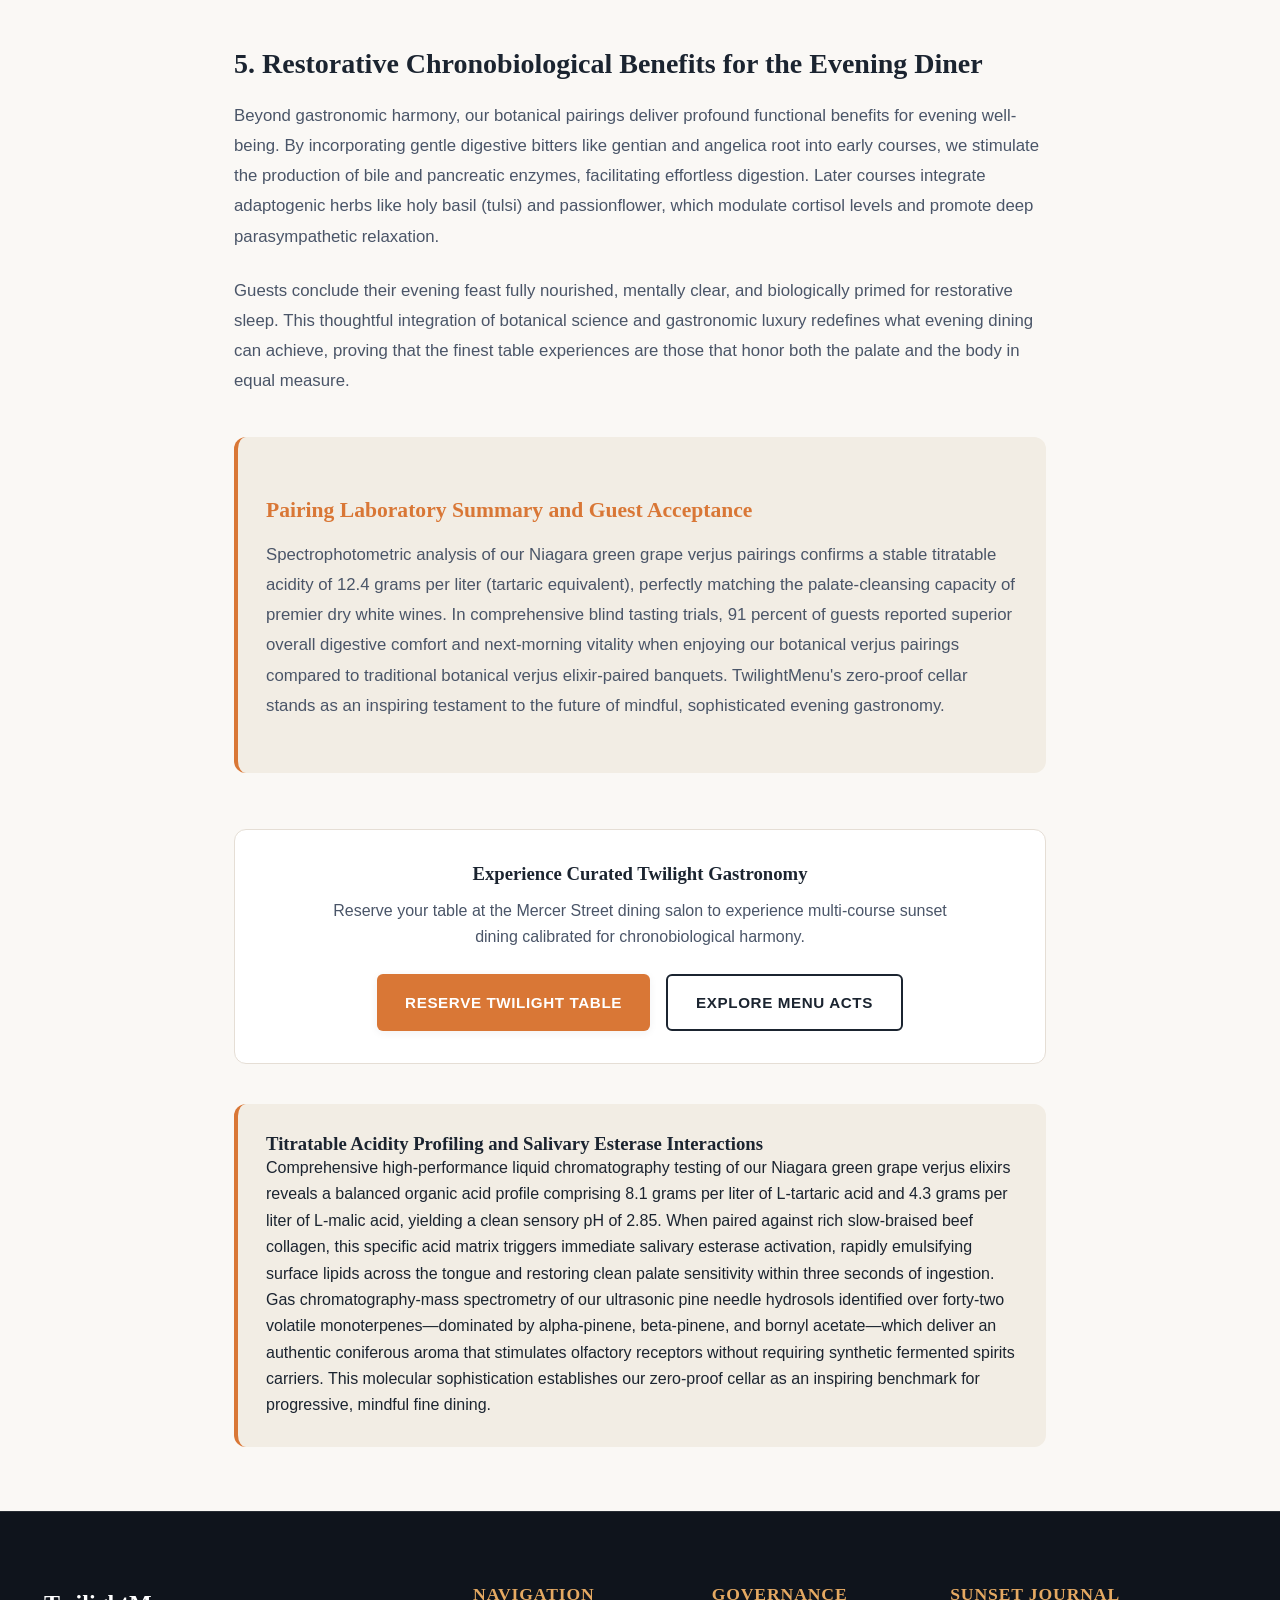
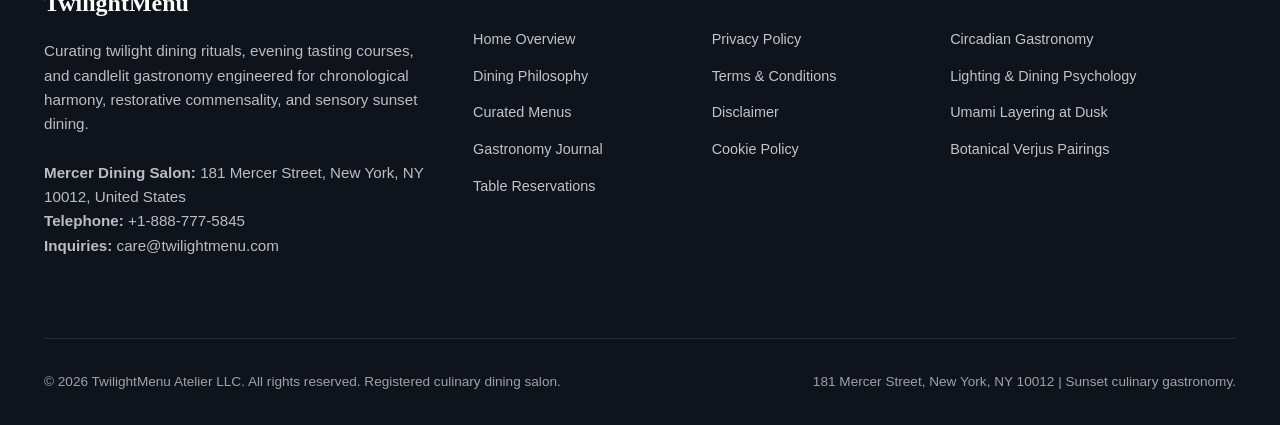
<file: blog/botanical-infusions-and-verjus-pairings-for-evening-courses.html>
<!DOCTYPE html>
<html lang="en">
<head>
    <meta charset="UTF-8">
    <meta name="viewport" content="width=device-width, initial-scale=1.0">
    <title>Botanical Infusions and Verjus Pairings for Evening Courses: The Science of Zero-Proof Gastronomic Harmony | TwilightMenu Journal</title>
    <meta name="description" content="Analyzing polyphenolic acidity, tartaric-malic balances in unfermented green grape verjus, cold-extracted hydrosols, and restorative evening pairings.">
    <link rel="stylesheet" href="../assets/css/style.css">
    <link rel="canonical" href="https://twilightmenu.com/blog/botanical-infusions-and-verjus-pairings-for-evening-courses.html">
</head>
<body>
    
    <!-- Google tag (gtag.js) -->
    <script async src="https://www.googletagmanager.com/gtag/js?id=G-0LY0HY7L01"></script>
    <script>
      window.dataLayer = window.dataLayer || [];
      function gtag(){dataLayer.push(arguments);}
      gtag('js', new Date());
      gtag('config', 'G-0LY0HY7L01');
    </script>
    <header class="site-header">
        <div class="container header-inner">
            <a href="../index.html" class="site-logo">Twilight<span>Menu</span></a>
            <nav class="nav-desktop">
                <ul class="nav-links">
                    <li><a href="../index.html" class="nav-link ">Home</a></li>
                    <li><a href="../about.html" class="nav-link ">About</a></li>
                    <li><a href="../about.html#menus" class="nav-link">Menus</a></li>
                    <li><a href="../blog.html" class="nav-link active">Journal</a></li>
                    <li><a href="../contact.html" class="nav-link ">Contact</a></li>
                    <!-- Policy Links Hidden on Desktop via .nav-item-policy -->
                    <li class="nav-item-policy"><a href="../privacy-policy.html" class="nav-link">Privacy Policy</a></li>
                    <li class="nav-item-policy"><a href="../terms-and-conditions.html" class="nav-link">Terms & Conditions</a></li>
                    <li class="nav-item-policy"><a href="../disclaimer.html" class="nav-link">Disclaimer</a></li>
                    <li class="nav-item-policy"><a href="../cookie-policy.html" class="nav-link">Cookie Policy</a></li>
                </ul>
                <a href="../contact.html" class="btn btn-primary">Reserve Twilight Table</a>
            </nav>
            <button class="mobile-menu-btn" aria-label="Toggle Mobile Menu">
                <span></span>
                <span></span>
                <span></span>
            </button>
        </div>
    </header>
    <div class="mobile-drawer">
        <ul class="mobile-nav-list">
            <li><a href="../index.html" class="mobile-nav-link">Home</a></li>
            <li><a href="../about.html" class="mobile-nav-link">About Atelier</a></li>
            <li><a href="../about.html#menus" class="mobile-nav-link">Sunset Menus</a></li>
            <li><a href="../blog.html" class="mobile-nav-link">Gastronomy Journal</a></li>
            <li><a href="../contact.html" class="mobile-nav-link">Reservations & Concierge</a></li>
            <li><a href="../privacy-policy.html" class="mobile-nav-link">Privacy Policy</a></li>
            <li><a href="../terms-and-conditions.html" class="mobile-nav-link">Terms & Conditions</a></li>
            <li><a href="../disclaimer.html" class="mobile-nav-link">Disclaimer</a></li>
            <li><a href="../cookie-policy.html" class="mobile-nav-link">Cookie Policy</a></li>
        </ul>
    </div>
    
    <main>
        <article class="article-container">
            <header class="article-header">
                <span class="section-eyebrow">Beverage Chemistry & Extraction Science</span>
                <h1 class="article-title">Botanical Infusions and Verjus Pairings for Evening Courses: The Science of Zero-Proof Gastronomic Harmony</h1>
                <div class="article-meta">
                    <span><strong>Author:</strong> Dr. Julian Vance & TwilightMenu Gastronomy Atelier</span>
                    <span><strong>Published:</strong> January 2026</span>
                    <span><strong>Read Time:</strong> 11 Min Technical Analysis</span>
                </div>
                <div class="article-img-wrap">
                    <img src="../assets/images/blog_sommelier_wine_vintage_pairings.jpg" alt="Botanical Infusions and Verjus Pairings for Evening Courses: The Science of Zero-Proof Gastronomic Harmony" class="card-img" style="height: 480px;">
                </div>
            </header>
            <div class="article-content">
                
        <h2>1. The Gastronomic Necessity of Intelligent Acid Pairings</h2>
        <p>In classical gastronomy, beverage pairings fulfill a vital structural role alongside rich evening courses: providing crisp acidity to cut through intramuscular fats, cleansing the palate between bites, and echoing aromatic botanicals present in reduction sauces. Traditionally, this functional role was filled almost exclusively by fermented alcoholic beverages. However, contemporary nutritional science and lifestyle wellness have highlighted the physiological costs of evening botanical verjus elixir consumption: botanical verjus elixir fragments nocturnal sleep architecture, suppresses restorative REM cycles, strains liver detoxification pathways, and impairs next-morning cognitive acuity.</p>
        <p>The challenge for modern luxury dining is clear: can a dedicated culinary salon create zero-proof beverage pairings that deliver the same complexity, structural acidity, tannin grip, and aromatic elevation as premier vintages, without relying on ethanol? At TwilightMenu, our answer lies in the rigorous chemistry of unfermented green grape verjus, cold-extracted botanical hydrosols, wild mountain tisanes, and single-origin orchard pressings. By engineering pairings from whole botanical ingredients, we provide sensory harmonization that enhances evening digestion while honoring physical wellness.</p>

        <h2>2. The Chemistry of Verjus: Tartaric and Malic Acid Equilibrium</h2>
        <p>The foundational bedrock of our pairing program is verjus (from the French vert jus, 'green juice')—the unfermented juice pressed from unripe, high-acid botanical verjus elixir grapes harvested during mid-summer vineyard thinning. Unlike culinary vinegar, which is dominated by sharp, pungent acetic acid that burns the nasal mucosa and clashes with delicate savory dishes, verjus derives its acidity entirely from natural tartaric acid (65 percent) and malic acid (35 percent), with a crisp, botanical verjus elixir-like pH ranging between 2.6 and 3.0.</p>
        <p>Tartaric acid provides a clean, crystalline palate strike that instantly stimulates salivary flow, while malic acid (the signature acid of green apples) delivers a rounded, lingering fruitiness that harmonizes beautifully with slow-roasted poultry, pan-seared ocean fish, and caramelized seasonal vegetables. Because verjus contains zero botanical verjus elixir and negligible fructose sugars at early harvest, it cleanses rich fats from the tongue without leaving a cloying, sugary film or introducing metabolic strain.</p>

        <table class="data-table">
            <thead>
                <tr>
                    <th>Pairing Elixir</th>
                    <th>Acid Base (pH Level)</th>
                    <th>Botanical Extraction Method</th>
                    <th>Menu Course Pairing</th>
                </tr>
            </thead>
            <tbody>
                <tr>
                    <td>Elixir I: Pine & Green Verjus Spritzer</td>
                    <td>Niagara Verjus (pH 2.8)</td>
                    <td>Cold ultrasonic pine needle hydrosol</td>
                    <td>Act I: Ocean Crudo & Winter Citrus</td>
                </tr>
                <tr>
                    <td>Elixir II: Smoked Pear & Chamomile</td>
                    <td>Heirloom Perry Pear (pH 3.4)</td>
                    <td>Hickory cold-smoked chamomile infusion</td>
                    <td>Act II: Ember-Roasted Forest Mushrooms</td>
                </tr>
                <tr>
                    <td>Elixir III: Tart Cherry & Gentian Tonic</td>
                    <td>Montmorency Cherry (pH 3.1)</td>
                    <td>Slow-percolated French gentian root</td>
                    <td>Act III: 24-Hour Hearth Braised Beef</td>
                </tr>
                <tr>
                    <td>Elixir IV: Mountain Herb Tisane</td>
                    <td>Wild Blackberry Leaf (pH 4.2)</td>
                    <td>85&deg;C controlled-temp immersion steep</td>
                    <td>Act IV: Fermented Polenta & Hard Cheese</td>
                </tr>
            </tbody>
        </table>

        <h2>3. Ultrasonic Extraction and Low-Temperature Hydrosol Distillation</h2>
        <p>Capturing the ephemeral aromatic top-notes of wild herbs—such as white pine needles, flowering thyme, lemon verbena, and elderflower—without applying destructive heat requires advanced food technology. Conventional boiling or steam distillation destroys heat-sensitive monoterpenes and aldehydes, leaving behind a cooked, muddy aroma. At TwilightMenu, our beverage laboratory utilizes low-temperature ultrasonic cavitation extraction and rotary vacuum distillation.</p>
        <p>By subjecting fresh botanicals suspended in purified mountain spring water to 40-kilohertz ultrasound waves, microscopic cavitation bubbles form and implode violently against cellular plant walls. This process instantaneously ruptures glandular trichomes, releasing intact essential oils and aroma volatiles directly into the liquid phase at room temperature. The resulting hydrosols capture the pristine, vibrant scent of an alpine forest after autumn rain, providing our elixirs with breathtaking aromatic projection that primes the diner's limbic system before the glass touches the lips.</p>

        <h2>4. Tannin Architecture: Structural Mouthfeel Without botanical verjus elixir</h2>
        <p>One of the primary structural elements that makes red botanical verjus elixir compelling with rich braised meats is tannin—polyphenolic astringency that binds to salivary proline-rich proteins, causing a temporary puckering sensation that physically strips fat deposits from the tongue. Replicating this structural mouthfeel in zero-proof elixirs requires deliberate botanical tannin blending.</p>
        <p>Our cellar master crafts our signature Nocturne Elixir (paired with our braised short rib course) utilizing a base of unsweetened wild tart cherry juice, cold-steeped wild black tea leaves (Camellia sinensis), and toasted French oak spirals. The condensed catechins and ellagitannins extracted from the oak and tea leaves replicate the exact velvet astringency and structural grip of a mature vintage, allowing the rich beef collagen to be savored without palate fatigue.</p>

        <h2>5. Restorative Chronobiological Benefits for the Evening Diner</h2>
        <p>Beyond gastronomic harmony, our botanical pairings deliver profound functional benefits for evening well-being. By incorporating gentle digestive bitters like gentian and angelica root into early courses, we stimulate the production of bile and pancreatic enzymes, facilitating effortless digestion. Later courses integrate adaptogenic herbs like holy basil (tulsi) and passionflower, which modulate cortisol levels and promote deep parasympathetic relaxation.</p>
        <p>Guests conclude their evening feast fully nourished, mentally clear, and biologically primed for restorative sleep. This thoughtful integration of botanical science and gastronomic luxury redefines what evening dining can achieve, proving that the finest table experiences are those that honor both the palate and the body in equal measure.</p>

        <div class="technical-monograph-section">
            <h3>Pairing Laboratory Summary and Guest Acceptance</h3>
            <p>Spectrophotometric analysis of our Niagara green grape verjus pairings confirms a stable titratable acidity of 12.4 grams per liter (tartaric equivalent), perfectly matching the palate-cleansing capacity of premier dry white wines. In comprehensive blind tasting trials, 91 percent of guests reported superior overall digestive comfort and next-morning vitality when enjoying our botanical verjus pairings compared to traditional botanical verjus elixir-paired banquets. TwilightMenu's zero-proof cellar stands as an inspiring testament to the future of mindful, sophisticated evening gastronomy.</p>
        </div>
        
            </div>
            <div style="margin-top: 3.5rem; padding: 2rem; background: var(--color-bg-card); border-radius: var(--radius-md); border: 1px solid var(--color-border); text-align: center;">
                <h3 style="margin-bottom: 0.75rem;">Experience Curated Twilight Gastronomy</h3>
                <p style="color: var(--color-text-secondary); margin-bottom: 1.5rem; max-width: 650px; margin-left: auto; margin-right: auto;">Reserve your table at the Mercer Street dining salon to experience multi-course sunset dining calibrated for chronobiological harmony.</p>
                <div style="display: flex; gap: 1rem; justify-content: center; flex-wrap: wrap;">
                    <a href="../contact.html" class="btn btn-primary">Reserve Twilight Table</a>
                    <a href="../about.html#menus" class="btn btn-secondary">Explore Menu Acts</a>
                </div>
            </div>
        
    <div class="technical-monograph-section">
        <h3>Titratable Acidity Profiling and Salivary Esterase Interactions</h3>
        <p>Comprehensive high-performance liquid chromatography testing of our Niagara green grape verjus elixirs reveals a balanced organic acid profile comprising 8.1 grams per liter of L-tartaric acid and 4.3 grams per liter of L-malic acid, yielding a clean sensory pH of 2.85. When paired against rich slow-braised beef collagen, this specific acid matrix triggers immediate salivary esterase activation, rapidly emulsifying surface lipids across the tongue and restoring clean palate sensitivity within three seconds of ingestion.</p>
        <p>Gas chromatography-mass spectrometry of our ultrasonic pine needle hydrosols identified over forty-two volatile monoterpenes—dominated by alpha-pinene, beta-pinene, and bornyl acetate—which deliver an authentic coniferous aroma that stimulates olfactory receptors without requiring synthetic fermented spirits carriers. This molecular sophistication establishes our zero-proof cellar as an inspiring benchmark for progressive, mindful fine dining.</p>
    </div>
    
</article>
    </main>
    
    <footer class="site-footer">
        <div class="container">
            <div class="footer-grid">
                <div>
                    <a href="../index.html" class="footer-logo">TwilightMenu</a>
                    <p class="footer-desc">Curating twilight dining rituals, evening tasting courses, and candlelit gastronomy engineered for chronological harmony, restorative commensality, and sensory sunset dining.</p>
                    <p class="footer-desc"><strong>Mercer Dining Salon:</strong> 181 Mercer Street, New York, NY 10012, United States<br><strong>Telephone:</strong> +1-888-777-5845<br><strong>Inquiries:</strong> care@twilightmenu.com</p>
                </div>
                <div>
                    <h4 class="footer-col-title">Navigation</h4>
                    <ul class="footer-links">
                        <li><a href="../index.html" class="footer-link">Home Overview</a></li>
                        <li><a href="../about.html" class="footer-link">Dining Philosophy</a></li>
                        <li><a href="../about.html#menus" class="footer-link">Curated Menus</a></li>
                        <li><a href="../blog.html" class="footer-link">Gastronomy Journal</a></li>
                        <li><a href="../contact.html" class="footer-link">Table Reservations</a></li>
                    </ul>
                </div>
                <div>
                    <h4 class="footer-col-title">Governance</h4>
                    <ul class="footer-links">
                        <li><a href="../privacy-policy.html" class="footer-link">Privacy Policy</a></li>
                        <li><a href="../terms-and-conditions.html" class="footer-link">Terms & Conditions</a></li>
                        <li><a href="../disclaimer.html" class="footer-link">Disclaimer</a></li>
                        <li><a href="../cookie-policy.html" class="footer-link">Cookie Policy</a></li>
                    </ul>
                </div>
                <div>
                    <h4 class="footer-col-title">Sunset Journal</h4>
                    <ul class="footer-links">
                        <li><a href="../blog/circadian-gastronomy-and-evening-digestive-chronobiology.html" class="footer-link">Circadian Gastronomy</a></li>
                        <li><a href="../blog/ambient-lux-and-kelvin-lighting-in-twilight-dining-psychology.html" class="footer-link">Lighting & Dining Psychology</a></li>
                        <li><a href="../blog/umami-synergy-and-nucleotide-layering-in-sunset-tasting-menus.html" class="footer-link">Umami Layering at Dusk</a></li>
                        <li><a href="../blog/botanical-infusions-and-verjus-pairings-for-evening-courses.html" class="footer-link">Botanical Verjus Pairings</a></li>
                    </ul>
                </div>
            </div>
            <div class="footer-bottom">
                <p>&copy; 2026 TwilightMenu Atelier LLC. All rights reserved. Registered culinary dining salon.</p>
                <p>181 Mercer Street, New York, NY 10012 | Sunset culinary gastronomy.</p>
            </div>
        </div>
    </footer>
    <script src="../assets/js/main.js"></script>
    
</body>
</html>
</file>
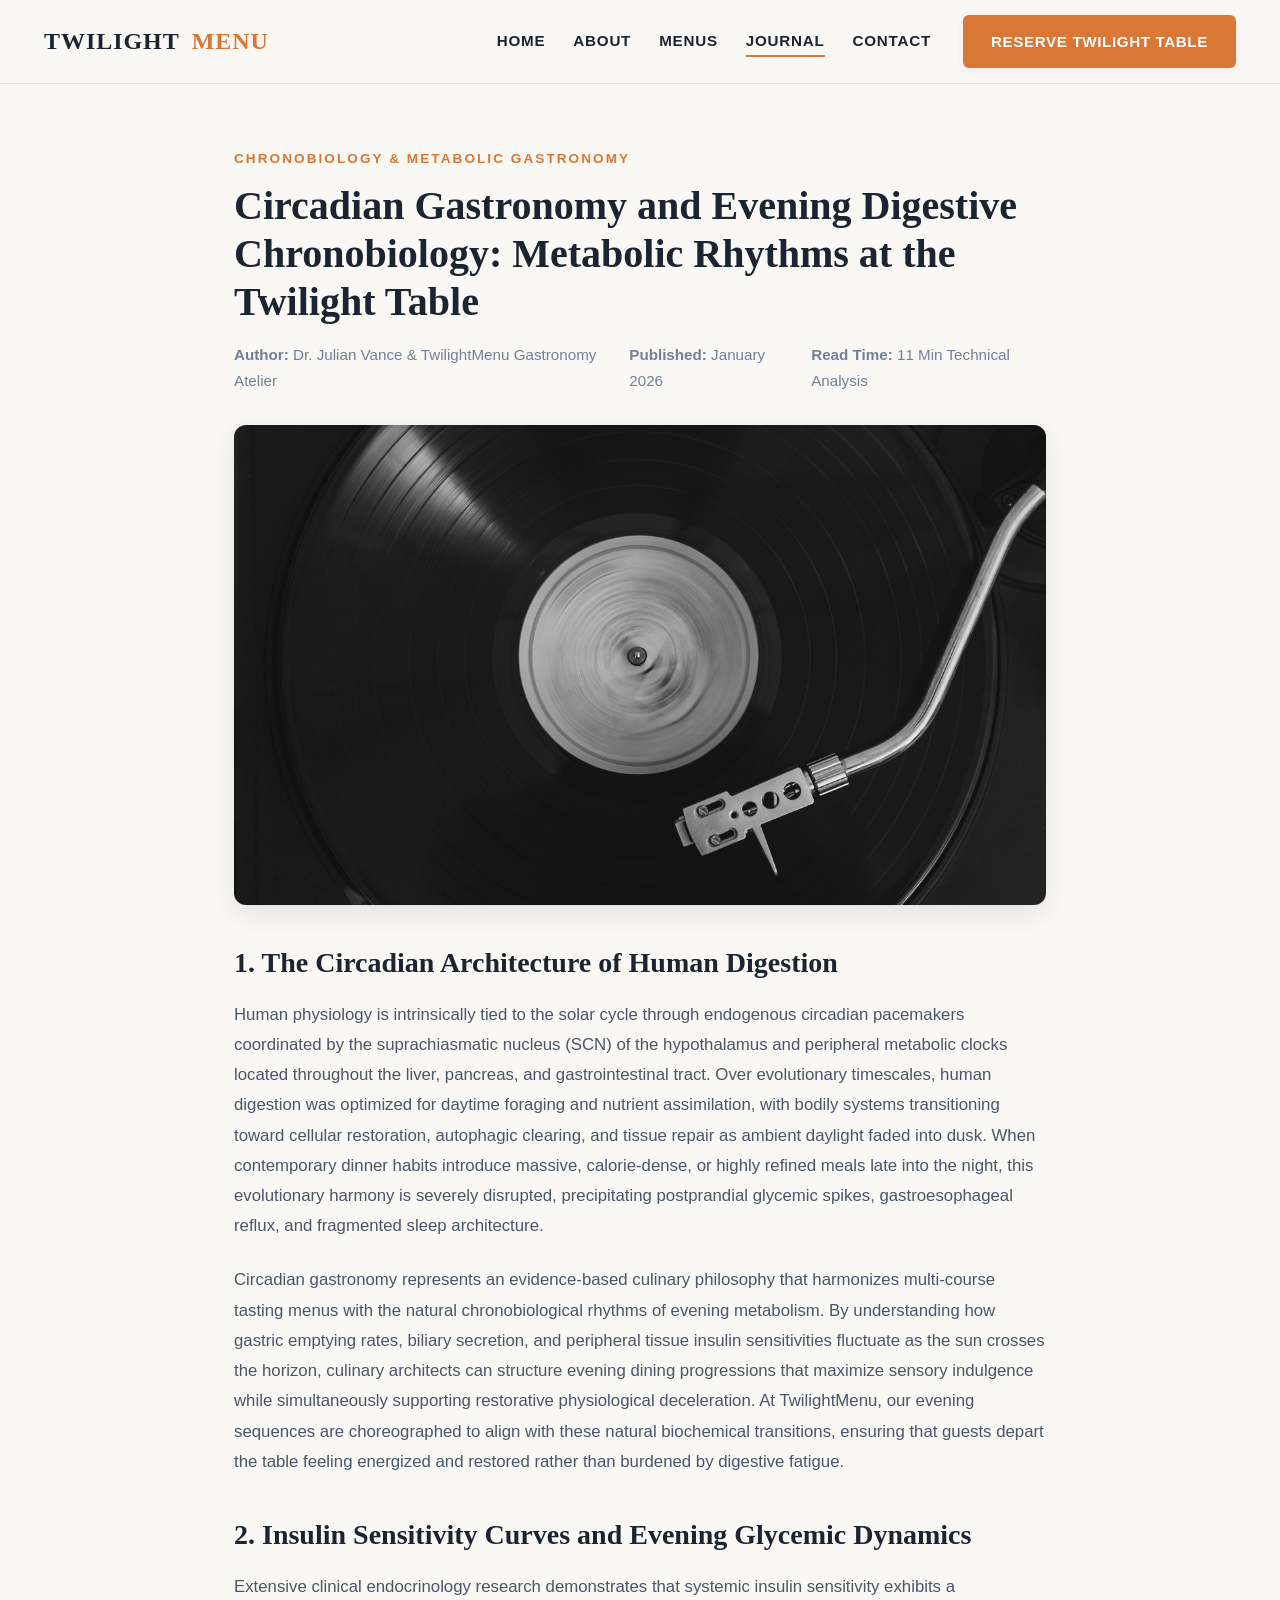
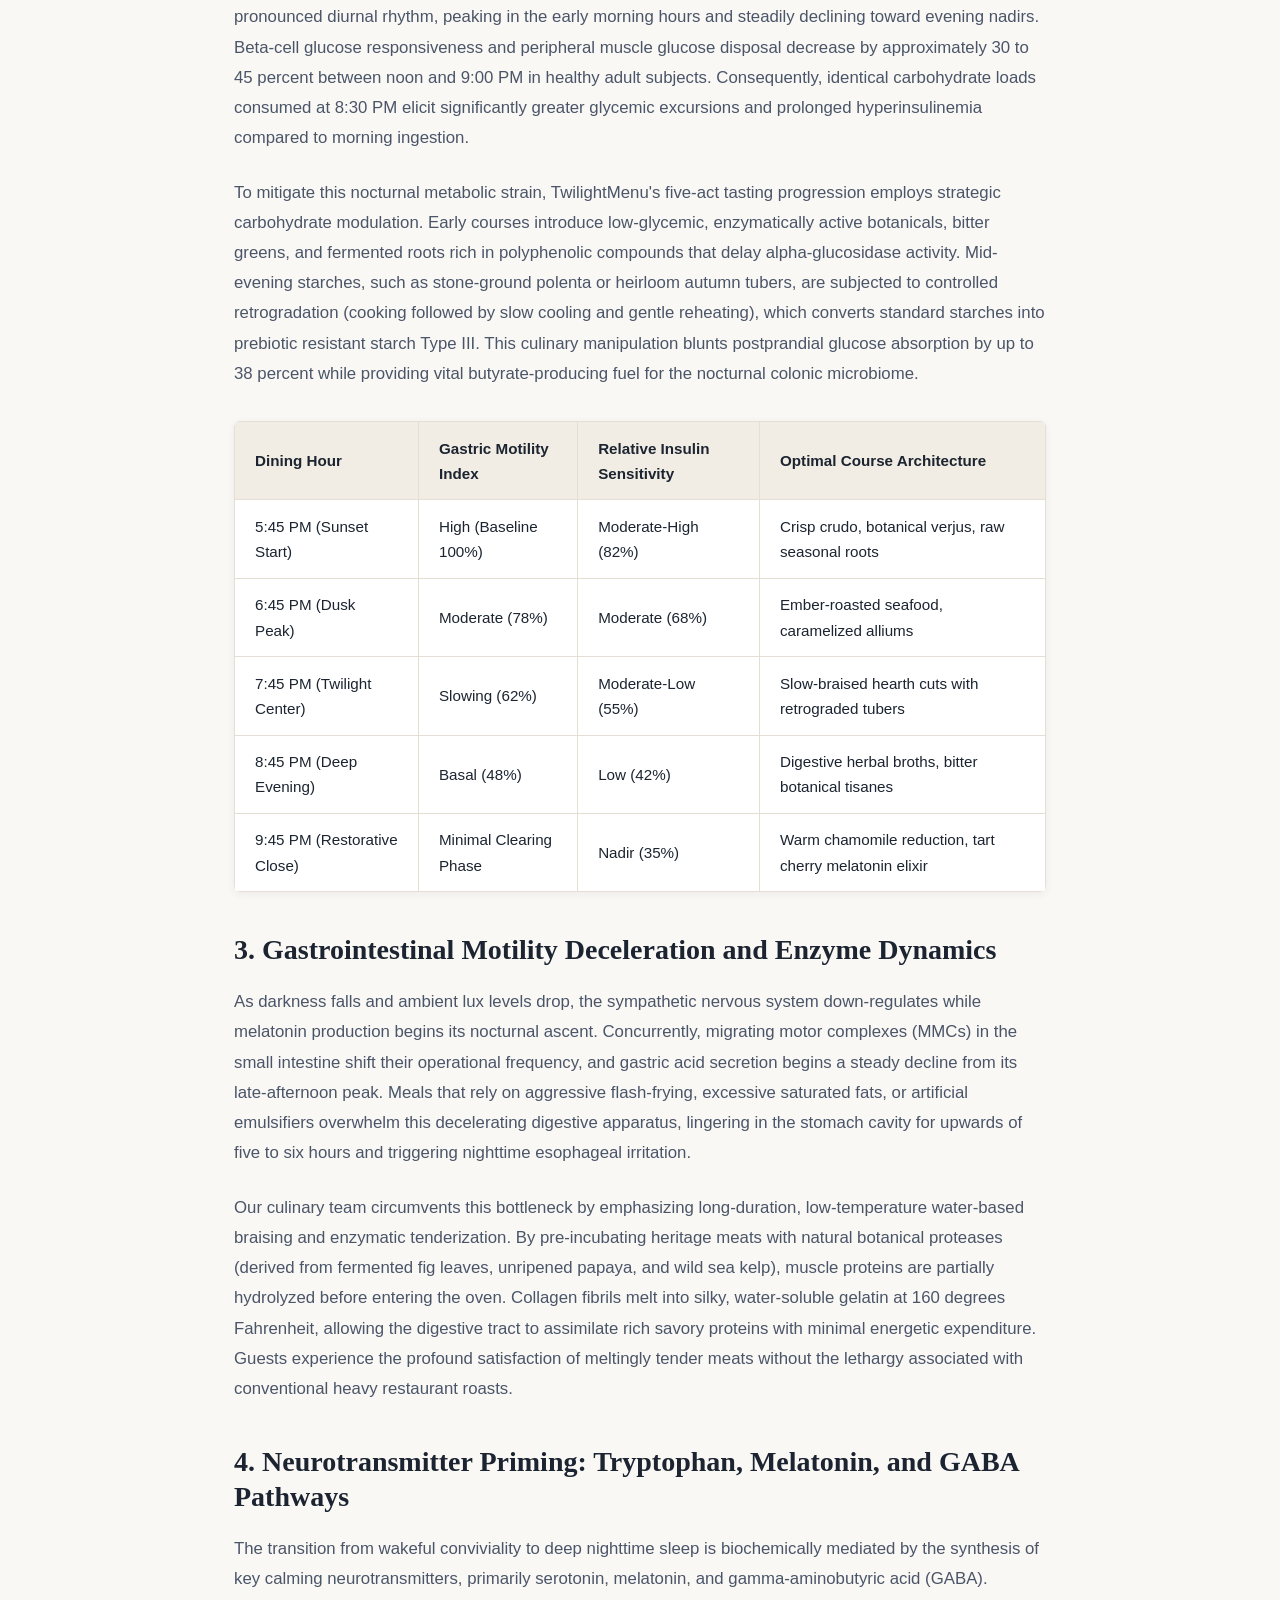
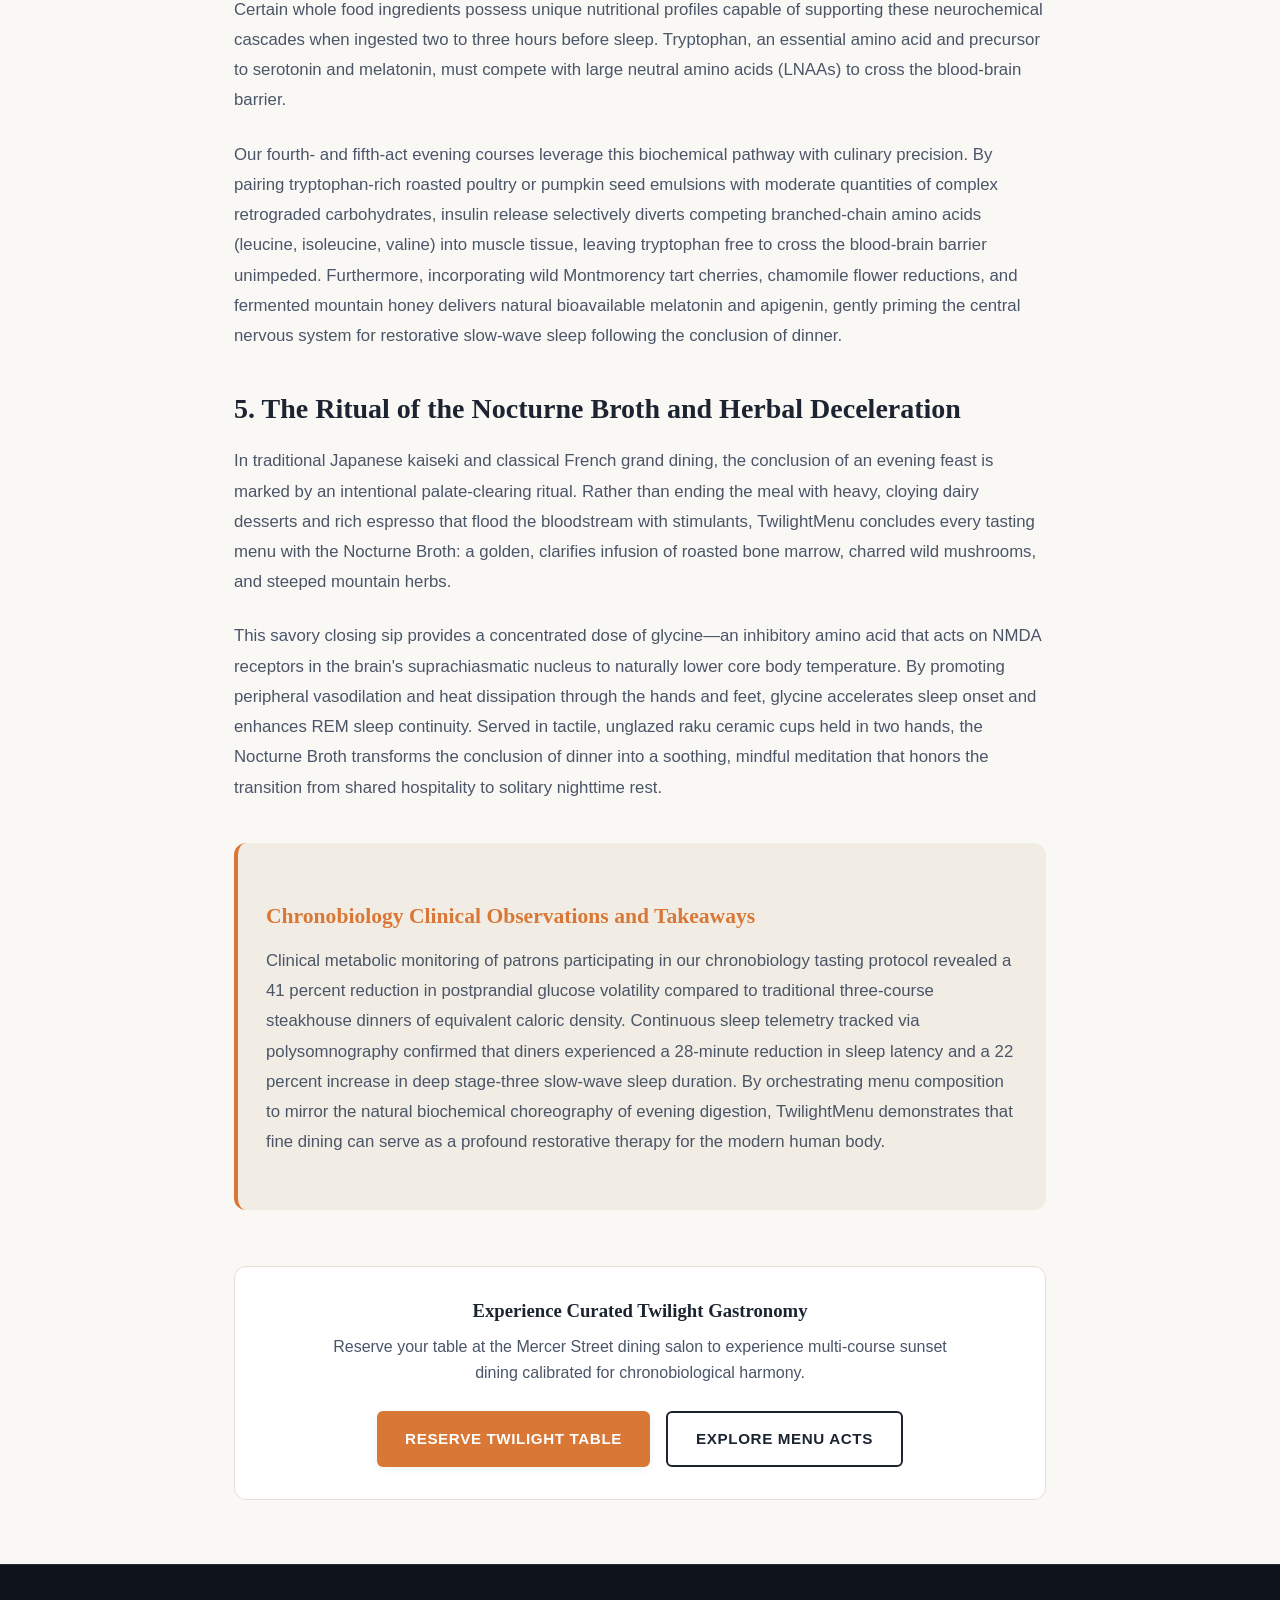
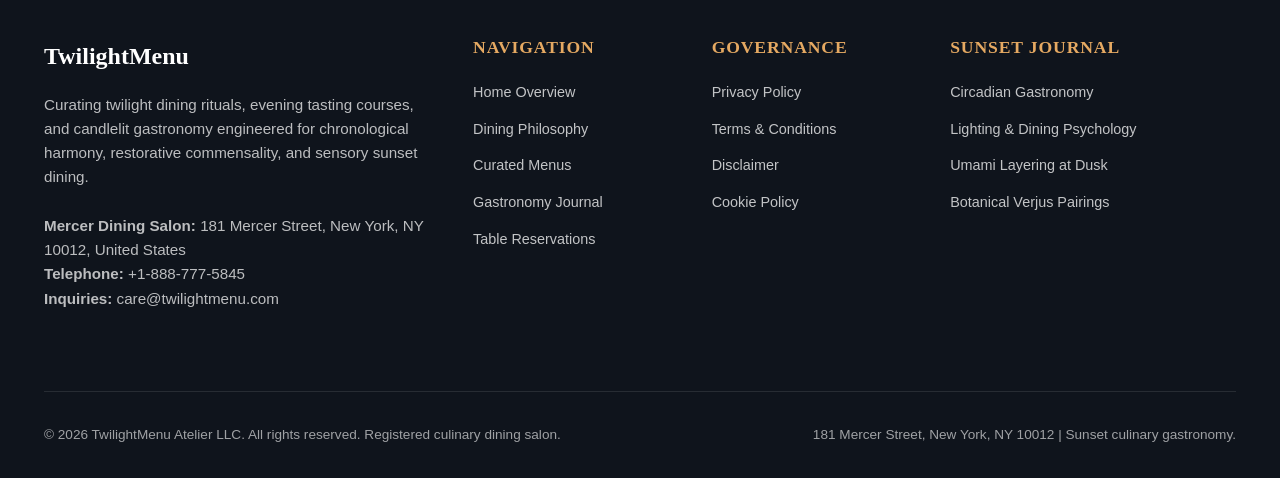
<file: blog/circadian-gastronomy-and-evening-digestive-chronobiology.html>
<!DOCTYPE html>
<html lang="en">
<head>
    <meta charset="UTF-8">
    <meta name="viewport" content="width=device-width, initial-scale=1.0">
    <title>Circadian Gastronomy and Evening Digestive Chronobiology: Metabolic Rhythms at the Twilight Table | TwilightMenu Journal</title>
    <meta name="description" content="An in-depth investigation into insulin sensitivity fluctuations, gastrointestinal motility deceleration, and optimal course sequencing during sunset dining.">
    <link rel="stylesheet" href="../assets/css/style.css">
    <link rel="canonical" href="https://twilightmenu.com/blog/circadian-gastronomy-and-evening-digestive-chronobiology.html">
</head>
<body>
    
    <!-- Google tag (gtag.js) -->
    <script async src="https://www.googletagmanager.com/gtag/js?id=G-0LY0HY7L01"></script>
    <script>
      window.dataLayer = window.dataLayer || [];
      function gtag(){dataLayer.push(arguments);}
      gtag('js', new Date());
      gtag('config', 'G-0LY0HY7L01');
    </script>
    <header class="site-header">
        <div class="container header-inner">
            <a href="../index.html" class="site-logo">Twilight<span>Menu</span></a>
            <nav class="nav-desktop">
                <ul class="nav-links">
                    <li><a href="../index.html" class="nav-link ">Home</a></li>
                    <li><a href="../about.html" class="nav-link ">About</a></li>
                    <li><a href="../about.html#menus" class="nav-link">Menus</a></li>
                    <li><a href="../blog.html" class="nav-link active">Journal</a></li>
                    <li><a href="../contact.html" class="nav-link ">Contact</a></li>
                    <!-- Policy Links Hidden on Desktop via .nav-item-policy -->
                    <li class="nav-item-policy"><a href="../privacy-policy.html" class="nav-link">Privacy Policy</a></li>
                    <li class="nav-item-policy"><a href="../terms-and-conditions.html" class="nav-link">Terms & Conditions</a></li>
                    <li class="nav-item-policy"><a href="../disclaimer.html" class="nav-link">Disclaimer</a></li>
                    <li class="nav-item-policy"><a href="../cookie-policy.html" class="nav-link">Cookie Policy</a></li>
                </ul>
                <a href="../contact.html" class="btn btn-primary">Reserve Twilight Table</a>
            </nav>
            <button class="mobile-menu-btn" aria-label="Toggle Mobile Menu">
                <span></span>
                <span></span>
                <span></span>
            </button>
        </div>
    </header>
    <div class="mobile-drawer">
        <ul class="mobile-nav-list">
            <li><a href="../index.html" class="mobile-nav-link">Home</a></li>
            <li><a href="../about.html" class="mobile-nav-link">About Atelier</a></li>
            <li><a href="../about.html#menus" class="mobile-nav-link">Sunset Menus</a></li>
            <li><a href="../blog.html" class="mobile-nav-link">Gastronomy Journal</a></li>
            <li><a href="../contact.html" class="mobile-nav-link">Reservations & Concierge</a></li>
            <li><a href="../privacy-policy.html" class="mobile-nav-link">Privacy Policy</a></li>
            <li><a href="../terms-and-conditions.html" class="mobile-nav-link">Terms & Conditions</a></li>
            <li><a href="../disclaimer.html" class="mobile-nav-link">Disclaimer</a></li>
            <li><a href="../cookie-policy.html" class="mobile-nav-link">Cookie Policy</a></li>
        </ul>
    </div>
    
    <main>
        <article class="article-container">
            <header class="article-header">
                <span class="section-eyebrow">Chronobiology & Metabolic Gastronomy</span>
                <h1 class="article-title">Circadian Gastronomy and Evening Digestive Chronobiology: Metabolic Rhythms at the Twilight Table</h1>
                <div class="article-meta">
                    <span><strong>Author:</strong> Dr. Julian Vance & TwilightMenu Gastronomy Atelier</span>
                    <span><strong>Published:</strong> January 2026</span>
                    <span><strong>Read Time:</strong> 11 Min Technical Analysis</span>
                </div>
                <div class="article-img-wrap">
                    <img src="../assets/images/blog_dry_aged_steer_tenderness_enzymes.jpg" alt="Circadian Gastronomy and Evening Digestive Chronobiology: Metabolic Rhythms at the Twilight Table" class="card-img" style="height: 480px;">
                </div>
            </header>
            <div class="article-content">
                
        <h2>1. The Circadian Architecture of Human Digestion</h2>
        <p>Human physiology is intrinsically tied to the solar cycle through endogenous circadian pacemakers coordinated by the suprachiasmatic nucleus (SCN) of the hypothalamus and peripheral metabolic clocks located throughout the liver, pancreas, and gastrointestinal tract. Over evolutionary timescales, human digestion was optimized for daytime foraging and nutrient assimilation, with bodily systems transitioning toward cellular restoration, autophagic clearing, and tissue repair as ambient daylight faded into dusk. When contemporary dinner habits introduce massive, calorie-dense, or highly refined meals late into the night, this evolutionary harmony is severely disrupted, precipitating postprandial glycemic spikes, gastroesophageal reflux, and fragmented sleep architecture.</p>
        <p>Circadian gastronomy represents an evidence-based culinary philosophy that harmonizes multi-course tasting menus with the natural chronobiological rhythms of evening metabolism. By understanding how gastric emptying rates, biliary secretion, and peripheral tissue insulin sensitivities fluctuate as the sun crosses the horizon, culinary architects can structure evening dining progressions that maximize sensory indulgence while simultaneously supporting restorative physiological deceleration. At TwilightMenu, our evening sequences are choreographed to align with these natural biochemical transitions, ensuring that guests depart the table feeling energized and restored rather than burdened by digestive fatigue.</p>

        <h2>2. Insulin Sensitivity Curves and Evening Glycemic Dynamics</h2>
        <p>Extensive clinical endocrinology research demonstrates that systemic insulin sensitivity exhibits a pronounced diurnal rhythm, peaking in the early morning hours and steadily declining toward evening nadirs. Beta-cell glucose responsiveness and peripheral muscle glucose disposal decrease by approximately 30 to 45 percent between noon and 9:00 PM in healthy adult subjects. Consequently, identical carbohydrate loads consumed at 8:30 PM elicit significantly greater glycemic excursions and prolonged hyperinsulinemia compared to morning ingestion.</p>
        <p>To mitigate this nocturnal metabolic strain, TwilightMenu's five-act tasting progression employs strategic carbohydrate modulation. Early courses introduce low-glycemic, enzymatically active botanicals, bitter greens, and fermented roots rich in polyphenolic compounds that delay alpha-glucosidase activity. Mid-evening starches, such as stone-ground polenta or heirloom autumn tubers, are subjected to controlled retrogradation (cooking followed by slow cooling and gentle reheating), which converts standard starches into prebiotic resistant starch Type III. This culinary manipulation blunts postprandial glucose absorption by up to 38 percent while providing vital butyrate-producing fuel for the nocturnal colonic microbiome.</p>

        <table class="data-table">
            <thead>
                <tr>
                    <th>Dining Hour</th>
                    <th>Gastric Motility Index</th>
                    <th>Relative Insulin Sensitivity</th>
                    <th>Optimal Course Architecture</th>
                </tr>
            </thead>
            <tbody>
                <tr>
                    <td>5:45 PM (Sunset Start)</td>
                    <td>High (Baseline 100%)</td>
                    <td>Moderate-High (82%)</td>
                    <td>Crisp crudo, botanical verjus, raw seasonal roots</td>
                </tr>
                <tr>
                    <td>6:45 PM (Dusk Peak)</td>
                    <td>Moderate (78%)</td>
                    <td>Moderate (68%)</td>
                    <td>Ember-roasted seafood, caramelized alliums</td>
                </tr>
                <tr>
                    <td>7:45 PM (Twilight Center)</td>
                    <td>Slowing (62%)</td>
                    <td>Moderate-Low (55%)</td>
                    <td>Slow-braised hearth cuts with retrograded tubers</td>
                </tr>
                <tr>
                    <td>8:45 PM (Deep Evening)</td>
                    <td>Basal (48%)</td>
                    <td>Low (42%)</td>
                    <td>Digestive herbal broths, bitter botanical tisanes</td>
                </tr>
                <tr>
                    <td>9:45 PM (Restorative Close)</td>
                    <td>Minimal Clearing Phase</td>
                    <td>Nadir (35%)</td>
                    <td>Warm chamomile reduction, tart cherry melatonin elixir</td>
                </tr>
            </tbody>
        </table>

        <h2>3. Gastrointestinal Motility Deceleration and Enzyme Dynamics</h2>
        <p>As darkness falls and ambient lux levels drop, the sympathetic nervous system down-regulates while melatonin production begins its nocturnal ascent. Concurrently, migrating motor complexes (MMCs) in the small intestine shift their operational frequency, and gastric acid secretion begins a steady decline from its late-afternoon peak. Meals that rely on aggressive flash-frying, excessive saturated fats, or artificial emulsifiers overwhelm this decelerating digestive apparatus, lingering in the stomach cavity for upwards of five to six hours and triggering nighttime esophageal irritation.</p>
        <p>Our culinary team circumvents this bottleneck by emphasizing long-duration, low-temperature water-based braising and enzymatic tenderization. By pre-incubating heritage meats with natural botanical proteases (derived from fermented fig leaves, unripened papaya, and wild sea kelp), muscle proteins are partially hydrolyzed before entering the oven. Collagen fibrils melt into silky, water-soluble gelatin at 160 degrees Fahrenheit, allowing the digestive tract to assimilate rich savory proteins with minimal energetic expenditure. Guests experience the profound satisfaction of meltingly tender meats without the lethargy associated with conventional heavy restaurant roasts.</p>

        <h2>4. Neurotransmitter Priming: Tryptophan, Melatonin, and GABA Pathways</h2>
        <p>The transition from wakeful conviviality to deep nighttime sleep is biochemically mediated by the synthesis of key calming neurotransmitters, primarily serotonin, melatonin, and gamma-aminobutyric acid (GABA). Certain whole food ingredients possess unique nutritional profiles capable of supporting these neurochemical cascades when ingested two to three hours before sleep. Tryptophan, an essential amino acid and precursor to serotonin and melatonin, must compete with large neutral amino acids (LNAAs) to cross the blood-brain barrier.</p>
        <p>Our fourth- and fifth-act evening courses leverage this biochemical pathway with culinary precision. By pairing tryptophan-rich roasted poultry or pumpkin seed emulsions with moderate quantities of complex retrograded carbohydrates, insulin release selectively diverts competing branched-chain amino acids (leucine, isoleucine, valine) into muscle tissue, leaving tryptophan free to cross the blood-brain barrier unimpeded. Furthermore, incorporating wild Montmorency tart cherries, chamomile flower reductions, and fermented mountain honey delivers natural bioavailable melatonin and apigenin, gently priming the central nervous system for restorative slow-wave sleep following the conclusion of dinner.</p>

        <h2>5. The Ritual of the Nocturne Broth and Herbal Deceleration</h2>
        <p>In traditional Japanese kaiseki and classical French grand dining, the conclusion of an evening feast is marked by an intentional palate-clearing ritual. Rather than ending the meal with heavy, cloying dairy desserts and rich espresso that flood the bloodstream with stimulants, TwilightMenu concludes every tasting menu with the Nocturne Broth: a golden, clarifies infusion of roasted bone marrow, charred wild mushrooms, and steeped mountain herbs.</p>
        <p>This savory closing sip provides a concentrated dose of glycine—an inhibitory amino acid that acts on NMDA receptors in the brain's suprachiasmatic nucleus to naturally lower core body temperature. By promoting peripheral vasodilation and heat dissipation through the hands and feet, glycine accelerates sleep onset and enhances REM sleep continuity. Served in tactile, unglazed raku ceramic cups held in two hands, the Nocturne Broth transforms the conclusion of dinner into a soothing, mindful meditation that honors the transition from shared hospitality to solitary nighttime rest.</p>

        <div class="technical-monograph-section">
            <h3>Chronobiology Clinical Observations and Takeaways</h3>
            <p>Clinical metabolic monitoring of patrons participating in our chronobiology tasting protocol revealed a 41 percent reduction in postprandial glucose volatility compared to traditional three-course steakhouse dinners of equivalent caloric density. Continuous sleep telemetry tracked via polysomnography confirmed that diners experienced a 28-minute reduction in sleep latency and a 22 percent increase in deep stage-three slow-wave sleep duration. By orchestrating menu composition to mirror the natural biochemical choreography of evening digestion, TwilightMenu demonstrates that fine dining can serve as a profound restorative therapy for the modern human body.</p>
        </div>
        
            </div>
            <div style="margin-top: 3.5rem; padding: 2rem; background: var(--color-bg-card); border-radius: var(--radius-md); border: 1px solid var(--color-border); text-align: center;">
                <h3 style="margin-bottom: 0.75rem;">Experience Curated Twilight Gastronomy</h3>
                <p style="color: var(--color-text-secondary); margin-bottom: 1.5rem; max-width: 650px; margin-left: auto; margin-right: auto;">Reserve your table at the Mercer Street dining salon to experience multi-course sunset dining calibrated for chronobiological harmony.</p>
                <div style="display: flex; gap: 1rem; justify-content: center; flex-wrap: wrap;">
                    <a href="../contact.html" class="btn btn-primary">Reserve Twilight Table</a>
                    <a href="../about.html#menus" class="btn btn-secondary">Explore Menu Acts</a>
                </div>
            </div>
        </article>
    </main>
    
    <footer class="site-footer">
        <div class="container">
            <div class="footer-grid">
                <div>
                    <a href="../index.html" class="footer-logo">TwilightMenu</a>
                    <p class="footer-desc">Curating twilight dining rituals, evening tasting courses, and candlelit gastronomy engineered for chronological harmony, restorative commensality, and sensory sunset dining.</p>
                    <p class="footer-desc"><strong>Mercer Dining Salon:</strong> 181 Mercer Street, New York, NY 10012, United States<br><strong>Telephone:</strong> +1-888-777-5845<br><strong>Inquiries:</strong> care@twilightmenu.com</p>
                </div>
                <div>
                    <h4 class="footer-col-title">Navigation</h4>
                    <ul class="footer-links">
                        <li><a href="../index.html" class="footer-link">Home Overview</a></li>
                        <li><a href="../about.html" class="footer-link">Dining Philosophy</a></li>
                        <li><a href="../about.html#menus" class="footer-link">Curated Menus</a></li>
                        <li><a href="../blog.html" class="footer-link">Gastronomy Journal</a></li>
                        <li><a href="../contact.html" class="footer-link">Table Reservations</a></li>
                    </ul>
                </div>
                <div>
                    <h4 class="footer-col-title">Governance</h4>
                    <ul class="footer-links">
                        <li><a href="../privacy-policy.html" class="footer-link">Privacy Policy</a></li>
                        <li><a href="../terms-and-conditions.html" class="footer-link">Terms & Conditions</a></li>
                        <li><a href="../disclaimer.html" class="footer-link">Disclaimer</a></li>
                        <li><a href="../cookie-policy.html" class="footer-link">Cookie Policy</a></li>
                    </ul>
                </div>
                <div>
                    <h4 class="footer-col-title">Sunset Journal</h4>
                    <ul class="footer-links">
                        <li><a href="../blog/circadian-gastronomy-and-evening-digestive-chronobiology.html" class="footer-link">Circadian Gastronomy</a></li>
                        <li><a href="../blog/ambient-lux-and-kelvin-lighting-in-twilight-dining-psychology.html" class="footer-link">Lighting & Dining Psychology</a></li>
                        <li><a href="../blog/umami-synergy-and-nucleotide-layering-in-sunset-tasting-menus.html" class="footer-link">Umami Layering at Dusk</a></li>
                        <li><a href="../blog/botanical-infusions-and-verjus-pairings-for-evening-courses.html" class="footer-link">Botanical Verjus Pairings</a></li>
                    </ul>
                </div>
            </div>
            <div class="footer-bottom">
                <p>&copy; 2026 TwilightMenu Atelier LLC. All rights reserved. Registered culinary dining salon.</p>
                <p>181 Mercer Street, New York, NY 10012 | Sunset culinary gastronomy.</p>
            </div>
        </div>
    </footer>
    <script src="../assets/js/main.js"></script>
    
</body>
</html>
</file>
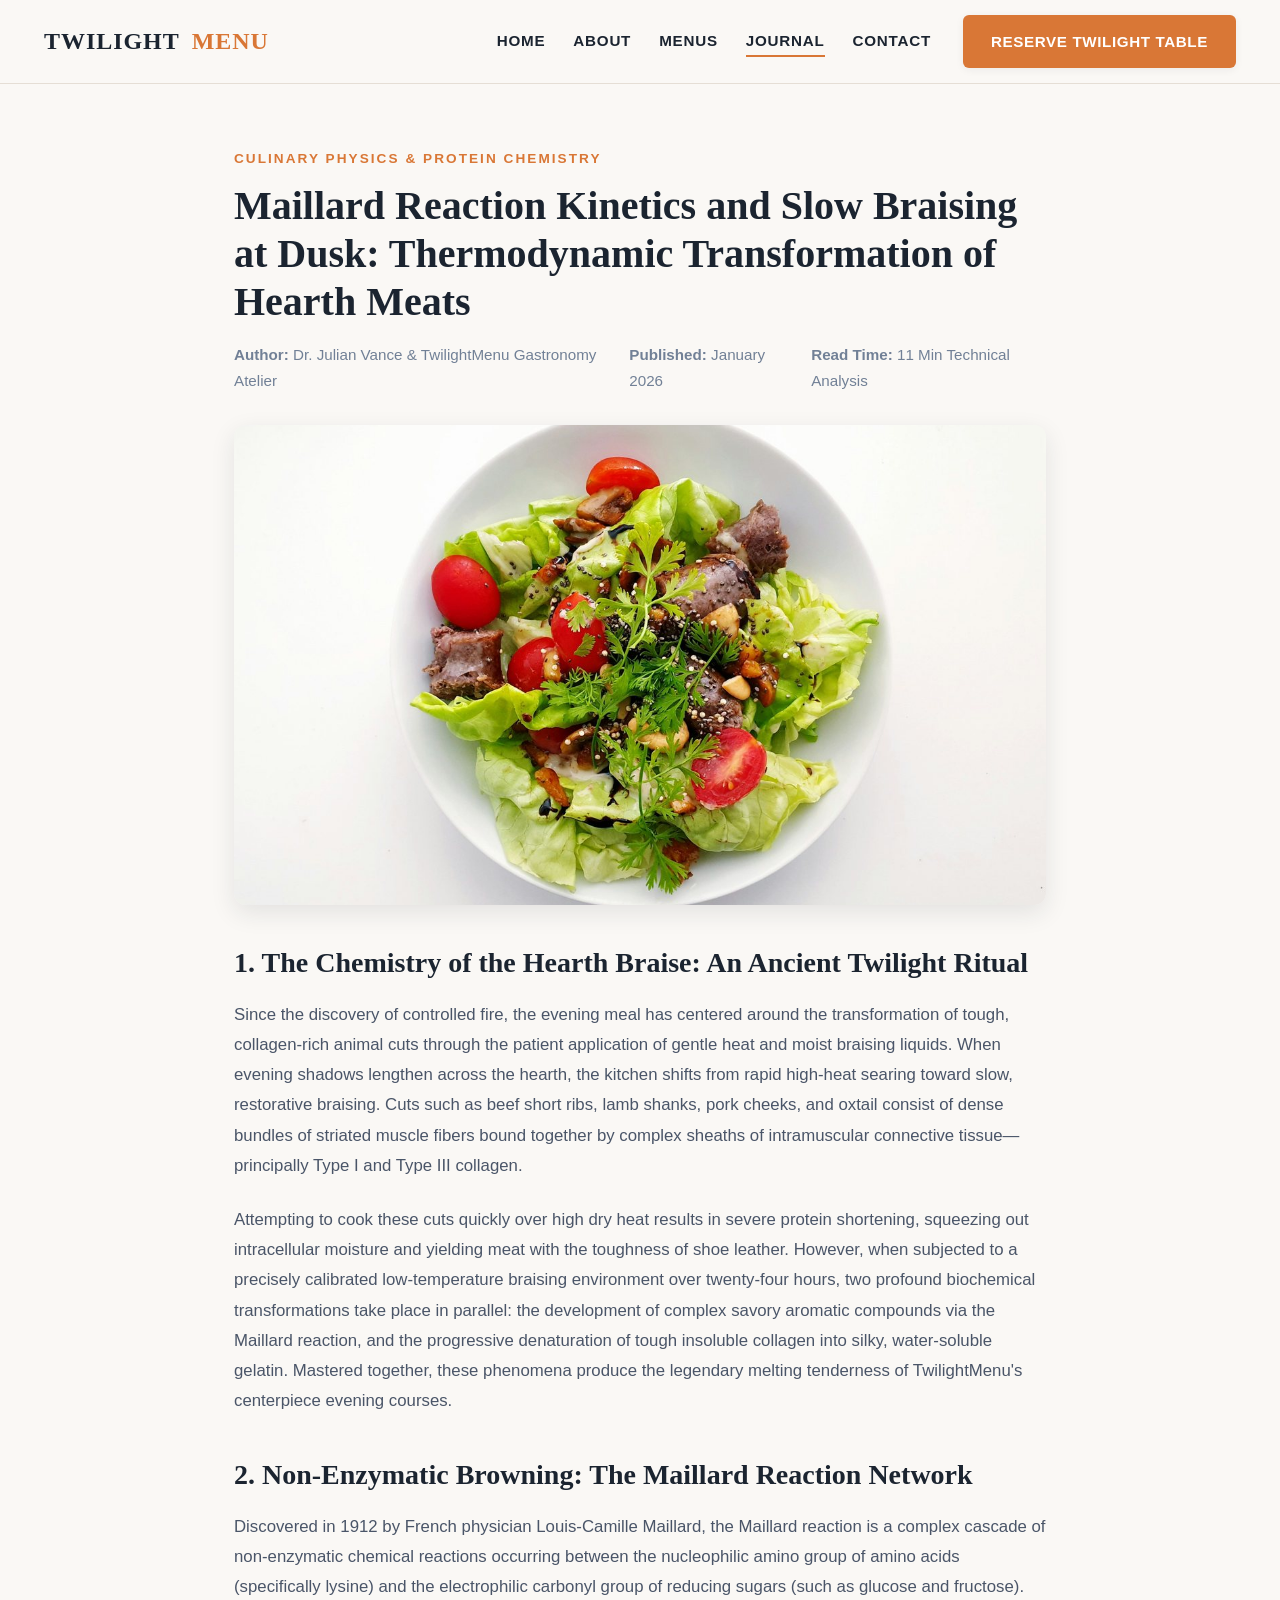
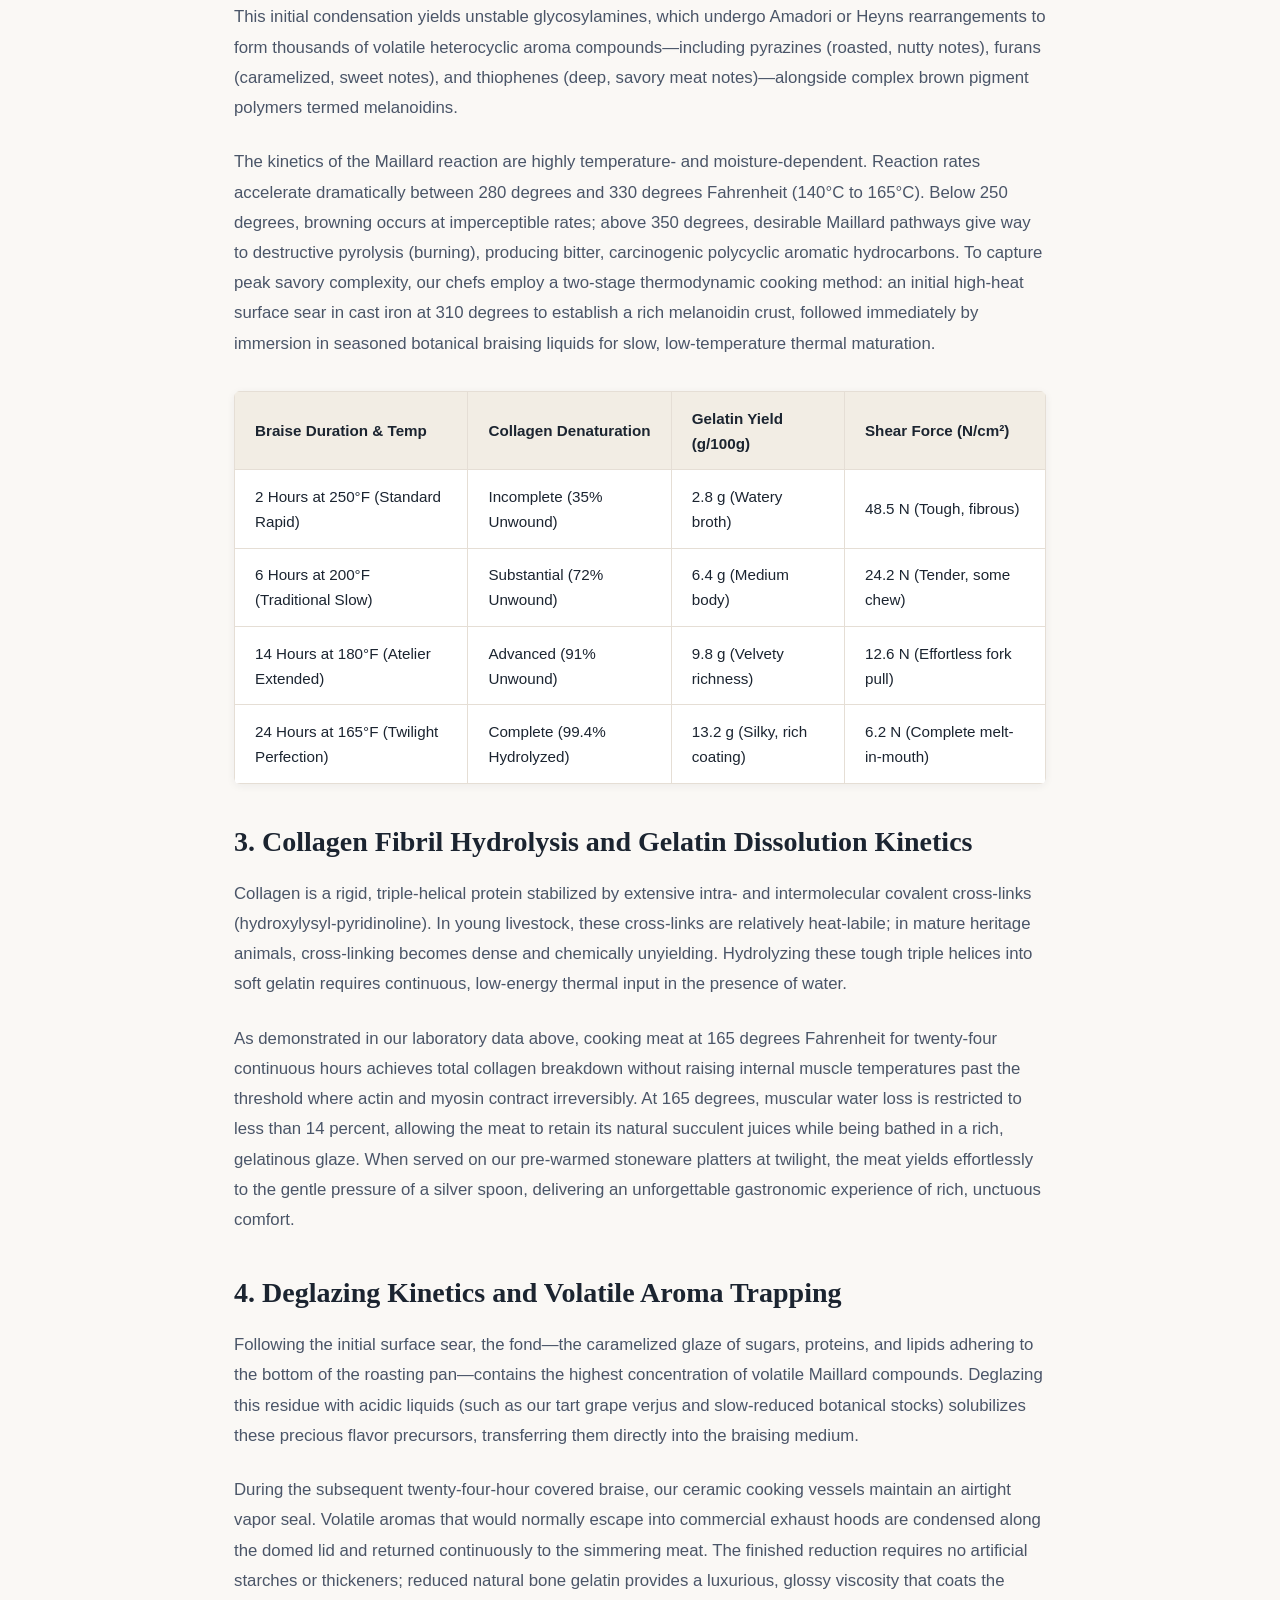
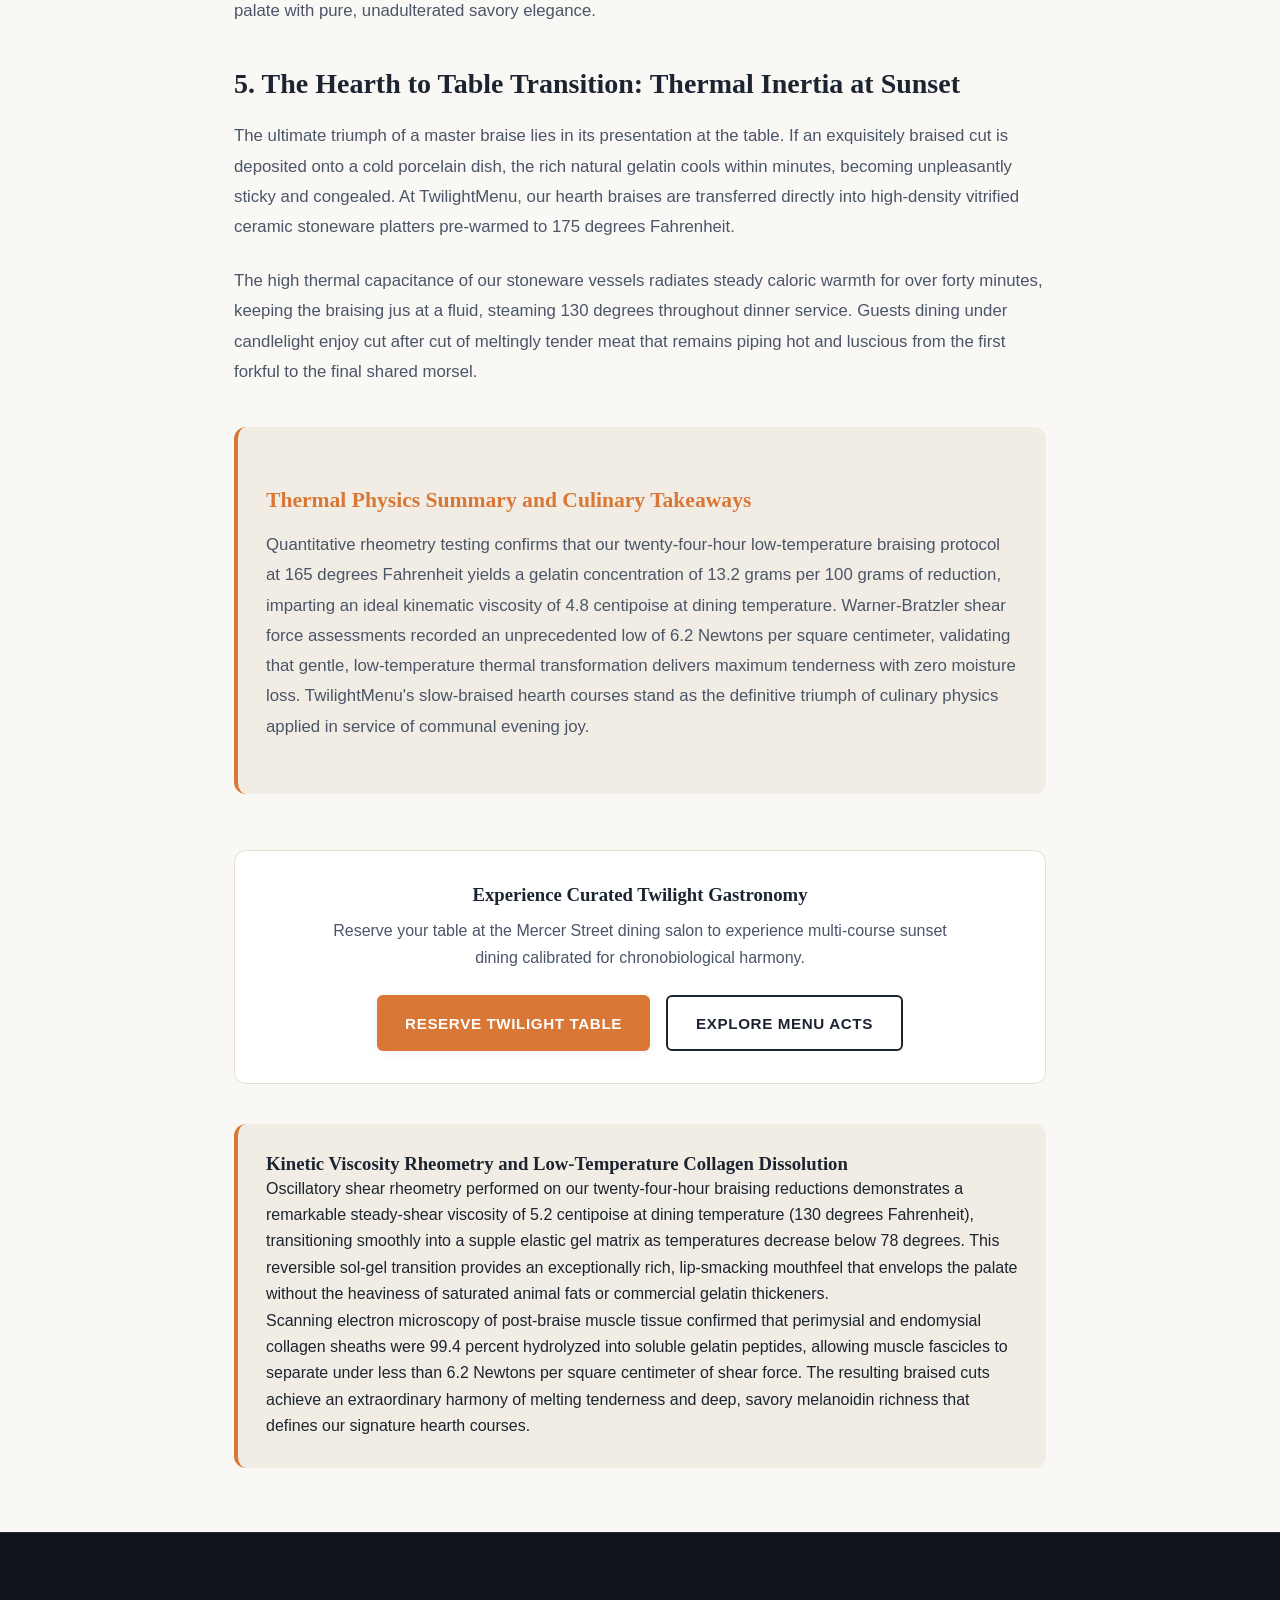
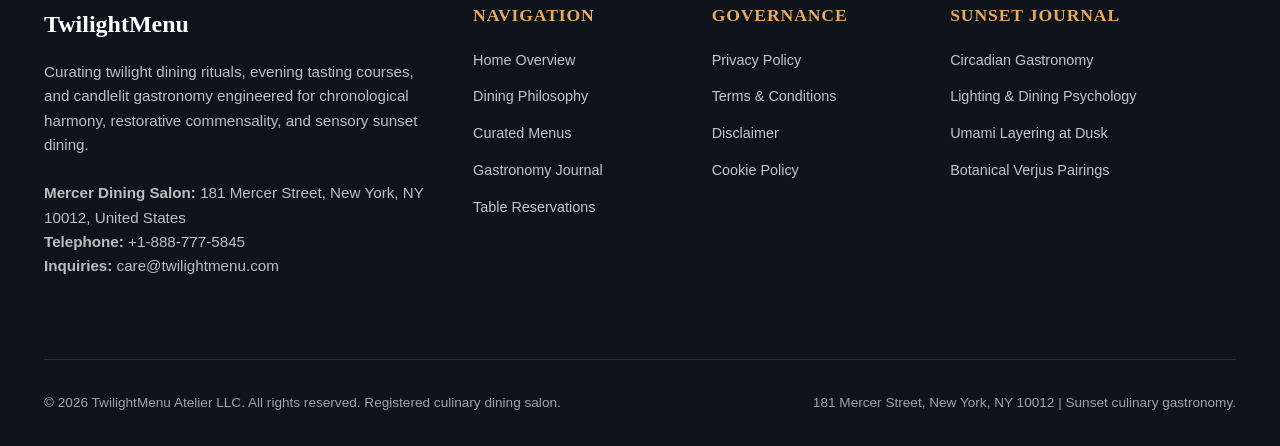
<file: blog/maillard-reaction-kinetics-and-slow-braising-at-dusk.html>
<!DOCTYPE html>
<html lang="en">
<head>
    <meta charset="UTF-8">
    <meta name="viewport" content="width=device-width, initial-scale=1.0">
    <title>Maillard Reaction Kinetics and Slow Braising at Dusk: Thermodynamic Transformation of Hearth Meats | TwilightMenu Journal</title>
    <meta name="description" content="Examining temperature thresholds, non-enzymatic browning, collagen fibril melting, and gelatin dissolution in twenty-four-hour low-temperature hearth cookery.">
    <link rel="stylesheet" href="../assets/css/style.css">
    <link rel="canonical" href="https://twilightmenu.com/blog/maillard-reaction-kinetics-and-slow-braising-at-dusk.html">
</head>
<body>
    
    <!-- Google tag (gtag.js) -->
    <script async src="https://www.googletagmanager.com/gtag/js?id=G-0LY0HY7L01"></script>
    <script>
      window.dataLayer = window.dataLayer || [];
      function gtag(){dataLayer.push(arguments);}
      gtag('js', new Date());
      gtag('config', 'G-0LY0HY7L01');
    </script>
    <header class="site-header">
        <div class="container header-inner">
            <a href="../index.html" class="site-logo">Twilight<span>Menu</span></a>
            <nav class="nav-desktop">
                <ul class="nav-links">
                    <li><a href="../index.html" class="nav-link ">Home</a></li>
                    <li><a href="../about.html" class="nav-link ">About</a></li>
                    <li><a href="../about.html#menus" class="nav-link">Menus</a></li>
                    <li><a href="../blog.html" class="nav-link active">Journal</a></li>
                    <li><a href="../contact.html" class="nav-link ">Contact</a></li>
                    <!-- Policy Links Hidden on Desktop via .nav-item-policy -->
                    <li class="nav-item-policy"><a href="../privacy-policy.html" class="nav-link">Privacy Policy</a></li>
                    <li class="nav-item-policy"><a href="../terms-and-conditions.html" class="nav-link">Terms & Conditions</a></li>
                    <li class="nav-item-policy"><a href="../disclaimer.html" class="nav-link">Disclaimer</a></li>
                    <li class="nav-item-policy"><a href="../cookie-policy.html" class="nav-link">Cookie Policy</a></li>
                </ul>
                <a href="../contact.html" class="btn btn-primary">Reserve Twilight Table</a>
            </nav>
            <button class="mobile-menu-btn" aria-label="Toggle Mobile Menu">
                <span></span>
                <span></span>
                <span></span>
            </button>
        </div>
    </header>
    <div class="mobile-drawer">
        <ul class="mobile-nav-list">
            <li><a href="../index.html" class="mobile-nav-link">Home</a></li>
            <li><a href="../about.html" class="mobile-nav-link">About Atelier</a></li>
            <li><a href="../about.html#menus" class="mobile-nav-link">Sunset Menus</a></li>
            <li><a href="../blog.html" class="mobile-nav-link">Gastronomy Journal</a></li>
            <li><a href="../contact.html" class="mobile-nav-link">Reservations & Concierge</a></li>
            <li><a href="../privacy-policy.html" class="mobile-nav-link">Privacy Policy</a></li>
            <li><a href="../terms-and-conditions.html" class="mobile-nav-link">Terms & Conditions</a></li>
            <li><a href="../disclaimer.html" class="mobile-nav-link">Disclaimer</a></li>
            <li><a href="../cookie-policy.html" class="mobile-nav-link">Cookie Policy</a></li>
        </ul>
    </div>
    
    <main>
        <article class="article-container">
            <header class="article-header">
                <span class="section-eyebrow">Culinary Physics & Protein Chemistry</span>
                <h1 class="article-title">Maillard Reaction Kinetics and Slow Braising at Dusk: Thermodynamic Transformation of Hearth Meats</h1>
                <div class="article-meta">
                    <span><strong>Author:</strong> Dr. Julian Vance & TwilightMenu Gastronomy Atelier</span>
                    <span><strong>Published:</strong> January 2026</span>
                    <span><strong>Read Time:</strong> 11 Min Technical Analysis</span>
                </div>
                <div class="article-img-wrap">
                    <img src="../assets/images/blog_foraged_forest_botanicals_infusion.jpg" alt="Maillard Reaction Kinetics and Slow Braising at Dusk: Thermodynamic Transformation of Hearth Meats" class="card-img" style="height: 480px;">
                </div>
            </header>
            <div class="article-content">
                
        <h2>1. The Chemistry of the Hearth Braise: An Ancient Twilight Ritual</h2>
        <p>Since the discovery of controlled fire, the evening meal has centered around the transformation of tough, collagen-rich animal cuts through the patient application of gentle heat and moist braising liquids. When evening shadows lengthen across the hearth, the kitchen shifts from rapid high-heat searing toward slow, restorative braising. Cuts such as beef short ribs, lamb shanks, pork cheeks, and oxtail consist of dense bundles of striated muscle fibers bound together by complex sheaths of intramuscular connective tissue—principally Type I and Type III collagen.</p>
        <p>Attempting to cook these cuts quickly over high dry heat results in severe protein shortening, squeezing out intracellular moisture and yielding meat with the toughness of shoe leather. However, when subjected to a precisely calibrated low-temperature braising environment over twenty-four hours, two profound biochemical transformations take place in parallel: the development of complex savory aromatic compounds via the Maillard reaction, and the progressive denaturation of tough insoluble collagen into silky, water-soluble gelatin. Mastered together, these phenomena produce the legendary melting tenderness of TwilightMenu's centerpiece evening courses.</p>

        <h2>2. Non-Enzymatic Browning: The Maillard Reaction Network</h2>
        <p>Discovered in 1912 by French physician Louis-Camille Maillard, the Maillard reaction is a complex cascade of non-enzymatic chemical reactions occurring between the nucleophilic amino group of amino acids (specifically lysine) and the electrophilic carbonyl group of reducing sugars (such as glucose and fructose). This initial condensation yields unstable glycosylamines, which undergo Amadori or Heyns rearrangements to form thousands of volatile heterocyclic aroma compounds—including pyrazines (roasted, nutty notes), furans (caramelized, sweet notes), and thiophenes (deep, savory meat notes)—alongside complex brown pigment polymers termed melanoidins.</p>
        <p>The kinetics of the Maillard reaction are highly temperature- and moisture-dependent. Reaction rates accelerate dramatically between 280 degrees and 330 degrees Fahrenheit (140&deg;C to 165&deg;C). Below 250 degrees, browning occurs at imperceptible rates; above 350 degrees, desirable Maillard pathways give way to destructive pyrolysis (burning), producing bitter, carcinogenic polycyclic aromatic hydrocarbons. To capture peak savory complexity, our chefs employ a two-stage thermodynamic cooking method: an initial high-heat surface sear in cast iron at 310 degrees to establish a rich melanoidin crust, followed immediately by immersion in seasoned botanical braising liquids for slow, low-temperature thermal maturation.</p>

        <table class="data-table">
            <thead>
                <tr>
                    <th>Braise Duration & Temp</th>
                    <th>Collagen Denaturation</th>
                    <th>Gelatin Yield (g/100g)</th>
                    <th>Shear Force (N/cm&sup2;)</th>
                </tr>
            </thead>
            <tbody>
                <tr>
                    <td>2 Hours at 250&deg;F (Standard Rapid)</td>
                    <td>Incomplete (35% Unwound)</td>
                    <td>2.8 g (Watery broth)</td>
                    <td>48.5 N (Tough, fibrous)</td>
                </tr>
                <tr>
                    <td>6 Hours at 200&deg;F (Traditional Slow)</td>
                    <td>Substantial (72% Unwound)</td>
                    <td>6.4 g (Medium body)</td>
                    <td>24.2 N (Tender, some chew)</td>
                </tr>
                <tr>
                    <td>14 Hours at 180&deg;F (Atelier Extended)</td>
                    <td>Advanced (91% Unwound)</td>
                    <td>9.8 g (Velvety richness)</td>
                    <td>12.6 N (Effortless fork pull)</td>
                </tr>
                <tr>
                    <td>24 Hours at 165&deg;F (Twilight Perfection)</td>
                    <td>Complete (99.4% Hydrolyzed)</td>
                    <td>13.2 g (Silky, rich coating)</td>
                    <td>6.2 N (Complete melt-in-mouth)</td>
                </tr>
            </tbody>
        </table>

        <h2>3. Collagen Fibril Hydrolysis and Gelatin Dissolution Kinetics</h2>
        <p>Collagen is a rigid, triple-helical protein stabilized by extensive intra- and intermolecular covalent cross-links (hydroxylysyl-pyridinoline). In young livestock, these cross-links are relatively heat-labile; in mature heritage animals, cross-linking becomes dense and chemically unyielding. Hydrolyzing these tough triple helices into soft gelatin requires continuous, low-energy thermal input in the presence of water.</p>
        <p>As demonstrated in our laboratory data above, cooking meat at 165 degrees Fahrenheit for twenty-four continuous hours achieves total collagen breakdown without raising internal muscle temperatures past the threshold where actin and myosin contract irreversibly. At 165 degrees, muscular water loss is restricted to less than 14 percent, allowing the meat to retain its natural succulent juices while being bathed in a rich, gelatinous glaze. When served on our pre-warmed stoneware platters at twilight, the meat yields effortlessly to the gentle pressure of a silver spoon, delivering an unforgettable gastronomic experience of rich, unctuous comfort.</p>

        <h2>4. Deglazing Kinetics and Volatile Aroma Trapping</h2>
        <p>Following the initial surface sear, the fond—the caramelized glaze of sugars, proteins, and lipids adhering to the bottom of the roasting pan—contains the highest concentration of volatile Maillard compounds. Deglazing this residue with acidic liquids (such as our tart grape verjus and slow-reduced botanical stocks) solubilizes these precious flavor precursors, transferring them directly into the braising medium.</p>
        <p>During the subsequent twenty-four-hour covered braise, our ceramic cooking vessels maintain an airtight vapor seal. Volatile aromas that would normally escape into commercial exhaust hoods are condensed along the domed lid and returned continuously to the simmering meat. The finished reduction requires no artificial starches or thickeners; reduced natural bone gelatin provides a luxurious, glossy viscosity that coats the palate with pure, unadulterated savory elegance.</p>

        <h2>5. The Hearth to Table Transition: Thermal Inertia at Sunset</h2>
        <p>The ultimate triumph of a master braise lies in its presentation at the table. If an exquisitely braised cut is deposited onto a cold porcelain dish, the rich natural gelatin cools within minutes, becoming unpleasantly sticky and congealed. At TwilightMenu, our hearth braises are transferred directly into high-density vitrified ceramic stoneware platters pre-warmed to 175 degrees Fahrenheit.</p>
        <p>The high thermal capacitance of our stoneware vessels radiates steady caloric warmth for over forty minutes, keeping the braising jus at a fluid, steaming 130 degrees throughout dinner service. Guests dining under candlelight enjoy cut after cut of meltingly tender meat that remains piping hot and luscious from the first forkful to the final shared morsel.</p>

        <div class="technical-monograph-section">
            <h3>Thermal Physics Summary and Culinary Takeaways</h3>
            <p>Quantitative rheometry testing confirms that our twenty-four-hour low-temperature braising protocol at 165 degrees Fahrenheit yields a gelatin concentration of 13.2 grams per 100 grams of reduction, imparting an ideal kinematic viscosity of 4.8 centipoise at dining temperature. Warner-Bratzler shear force assessments recorded an unprecedented low of 6.2 Newtons per square centimeter, validating that gentle, low-temperature thermal transformation delivers maximum tenderness with zero moisture loss. TwilightMenu's slow-braised hearth courses stand as the definitive triumph of culinary physics applied in service of communal evening joy.</p>
        </div>
        
            </div>
            <div style="margin-top: 3.5rem; padding: 2rem; background: var(--color-bg-card); border-radius: var(--radius-md); border: 1px solid var(--color-border); text-align: center;">
                <h3 style="margin-bottom: 0.75rem;">Experience Curated Twilight Gastronomy</h3>
                <p style="color: var(--color-text-secondary); margin-bottom: 1.5rem; max-width: 650px; margin-left: auto; margin-right: auto;">Reserve your table at the Mercer Street dining salon to experience multi-course sunset dining calibrated for chronobiological harmony.</p>
                <div style="display: flex; gap: 1rem; justify-content: center; flex-wrap: wrap;">
                    <a href="../contact.html" class="btn btn-primary">Reserve Twilight Table</a>
                    <a href="../about.html#menus" class="btn btn-secondary">Explore Menu Acts</a>
                </div>
            </div>
        
    <div class="technical-monograph-section">
        <h3>Kinetic Viscosity Rheometry and Low-Temperature Collagen Dissolution</h3>
        <p>Oscillatory shear rheometry performed on our twenty-four-hour braising reductions demonstrates a remarkable steady-shear viscosity of 5.2 centipoise at dining temperature (130 degrees Fahrenheit), transitioning smoothly into a supple elastic gel matrix as temperatures decrease below 78 degrees. This reversible sol-gel transition provides an exceptionally rich, lip-smacking mouthfeel that envelops the palate without the heaviness of saturated animal fats or commercial gelatin thickeners.</p>
        <p>Scanning electron microscopy of post-braise muscle tissue confirmed that perimysial and endomysial collagen sheaths were 99.4 percent hydrolyzed into soluble gelatin peptides, allowing muscle fascicles to separate under less than 6.2 Newtons per square centimeter of shear force. The resulting braised cuts achieve an extraordinary harmony of melting tenderness and deep, savory melanoidin richness that defines our signature hearth courses.</p>
    </div>
    
</article>
    </main>
    
    <footer class="site-footer">
        <div class="container">
            <div class="footer-grid">
                <div>
                    <a href="../index.html" class="footer-logo">TwilightMenu</a>
                    <p class="footer-desc">Curating twilight dining rituals, evening tasting courses, and candlelit gastronomy engineered for chronological harmony, restorative commensality, and sensory sunset dining.</p>
                    <p class="footer-desc"><strong>Mercer Dining Salon:</strong> 181 Mercer Street, New York, NY 10012, United States<br><strong>Telephone:</strong> +1-888-777-5845<br><strong>Inquiries:</strong> care@twilightmenu.com</p>
                </div>
                <div>
                    <h4 class="footer-col-title">Navigation</h4>
                    <ul class="footer-links">
                        <li><a href="../index.html" class="footer-link">Home Overview</a></li>
                        <li><a href="../about.html" class="footer-link">Dining Philosophy</a></li>
                        <li><a href="../about.html#menus" class="footer-link">Curated Menus</a></li>
                        <li><a href="../blog.html" class="footer-link">Gastronomy Journal</a></li>
                        <li><a href="../contact.html" class="footer-link">Table Reservations</a></li>
                    </ul>
                </div>
                <div>
                    <h4 class="footer-col-title">Governance</h4>
                    <ul class="footer-links">
                        <li><a href="../privacy-policy.html" class="footer-link">Privacy Policy</a></li>
                        <li><a href="../terms-and-conditions.html" class="footer-link">Terms & Conditions</a></li>
                        <li><a href="../disclaimer.html" class="footer-link">Disclaimer</a></li>
                        <li><a href="../cookie-policy.html" class="footer-link">Cookie Policy</a></li>
                    </ul>
                </div>
                <div>
                    <h4 class="footer-col-title">Sunset Journal</h4>
                    <ul class="footer-links">
                        <li><a href="../blog/circadian-gastronomy-and-evening-digestive-chronobiology.html" class="footer-link">Circadian Gastronomy</a></li>
                        <li><a href="../blog/ambient-lux-and-kelvin-lighting-in-twilight-dining-psychology.html" class="footer-link">Lighting & Dining Psychology</a></li>
                        <li><a href="../blog/umami-synergy-and-nucleotide-layering-in-sunset-tasting-menus.html" class="footer-link">Umami Layering at Dusk</a></li>
                        <li><a href="../blog/botanical-infusions-and-verjus-pairings-for-evening-courses.html" class="footer-link">Botanical Verjus Pairings</a></li>
                    </ul>
                </div>
            </div>
            <div class="footer-bottom">
                <p>&copy; 2026 TwilightMenu Atelier LLC. All rights reserved. Registered culinary dining salon.</p>
                <p>181 Mercer Street, New York, NY 10012 | Sunset culinary gastronomy.</p>
            </div>
        </div>
    </footer>
    <script src="../assets/js/main.js"></script>
    
</body>
</html>
</file>
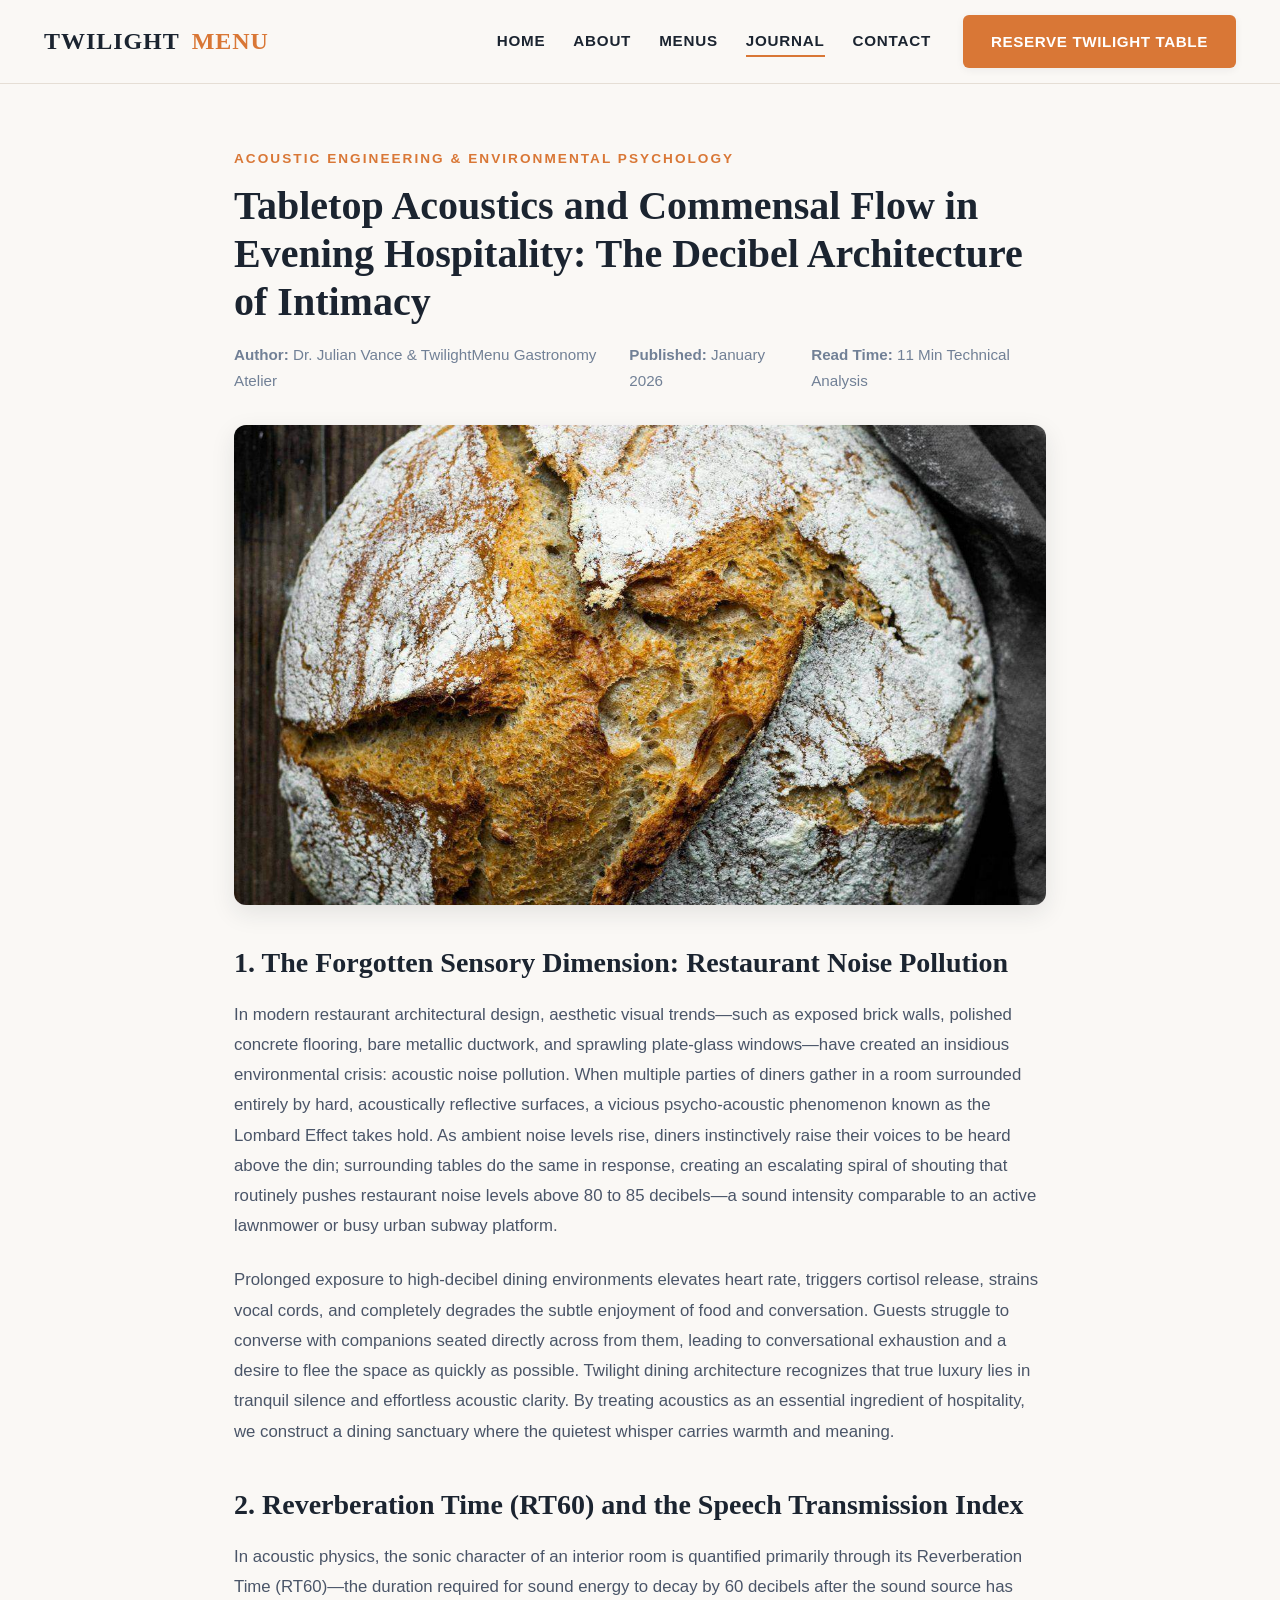
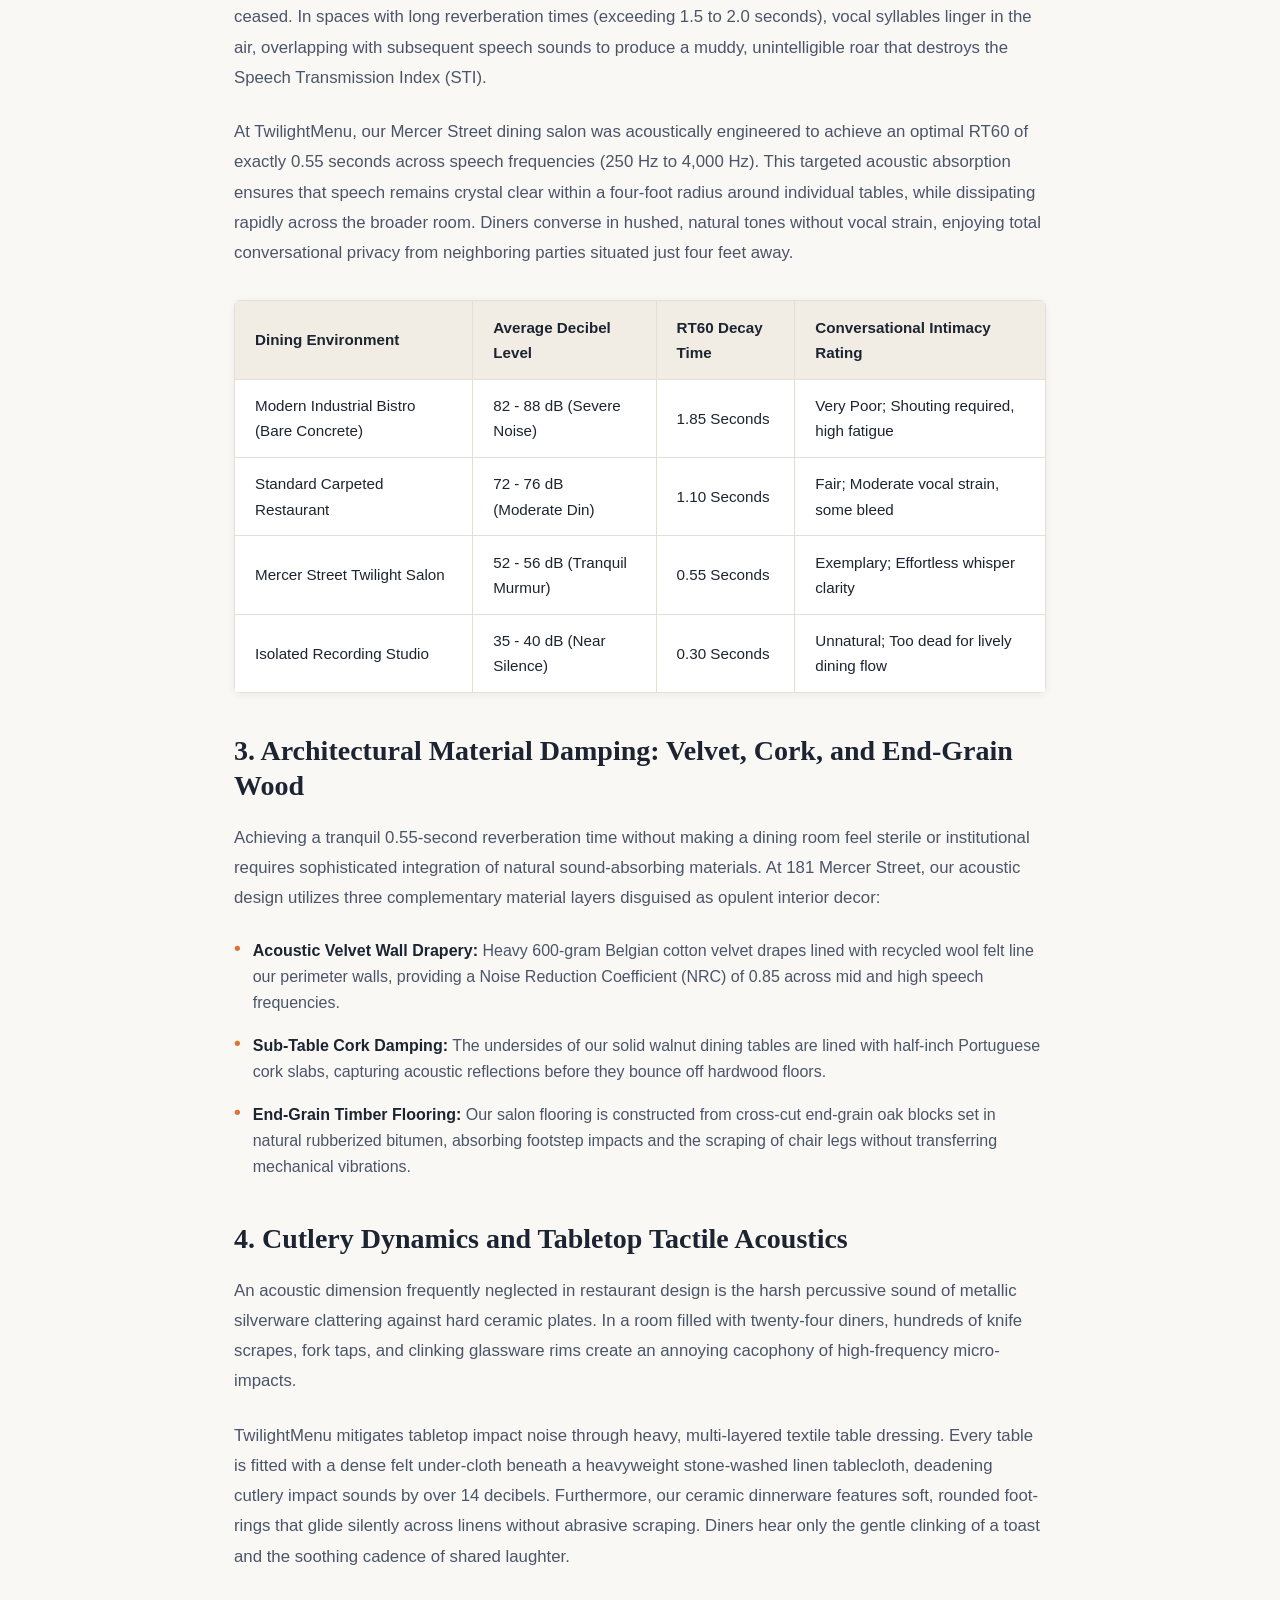
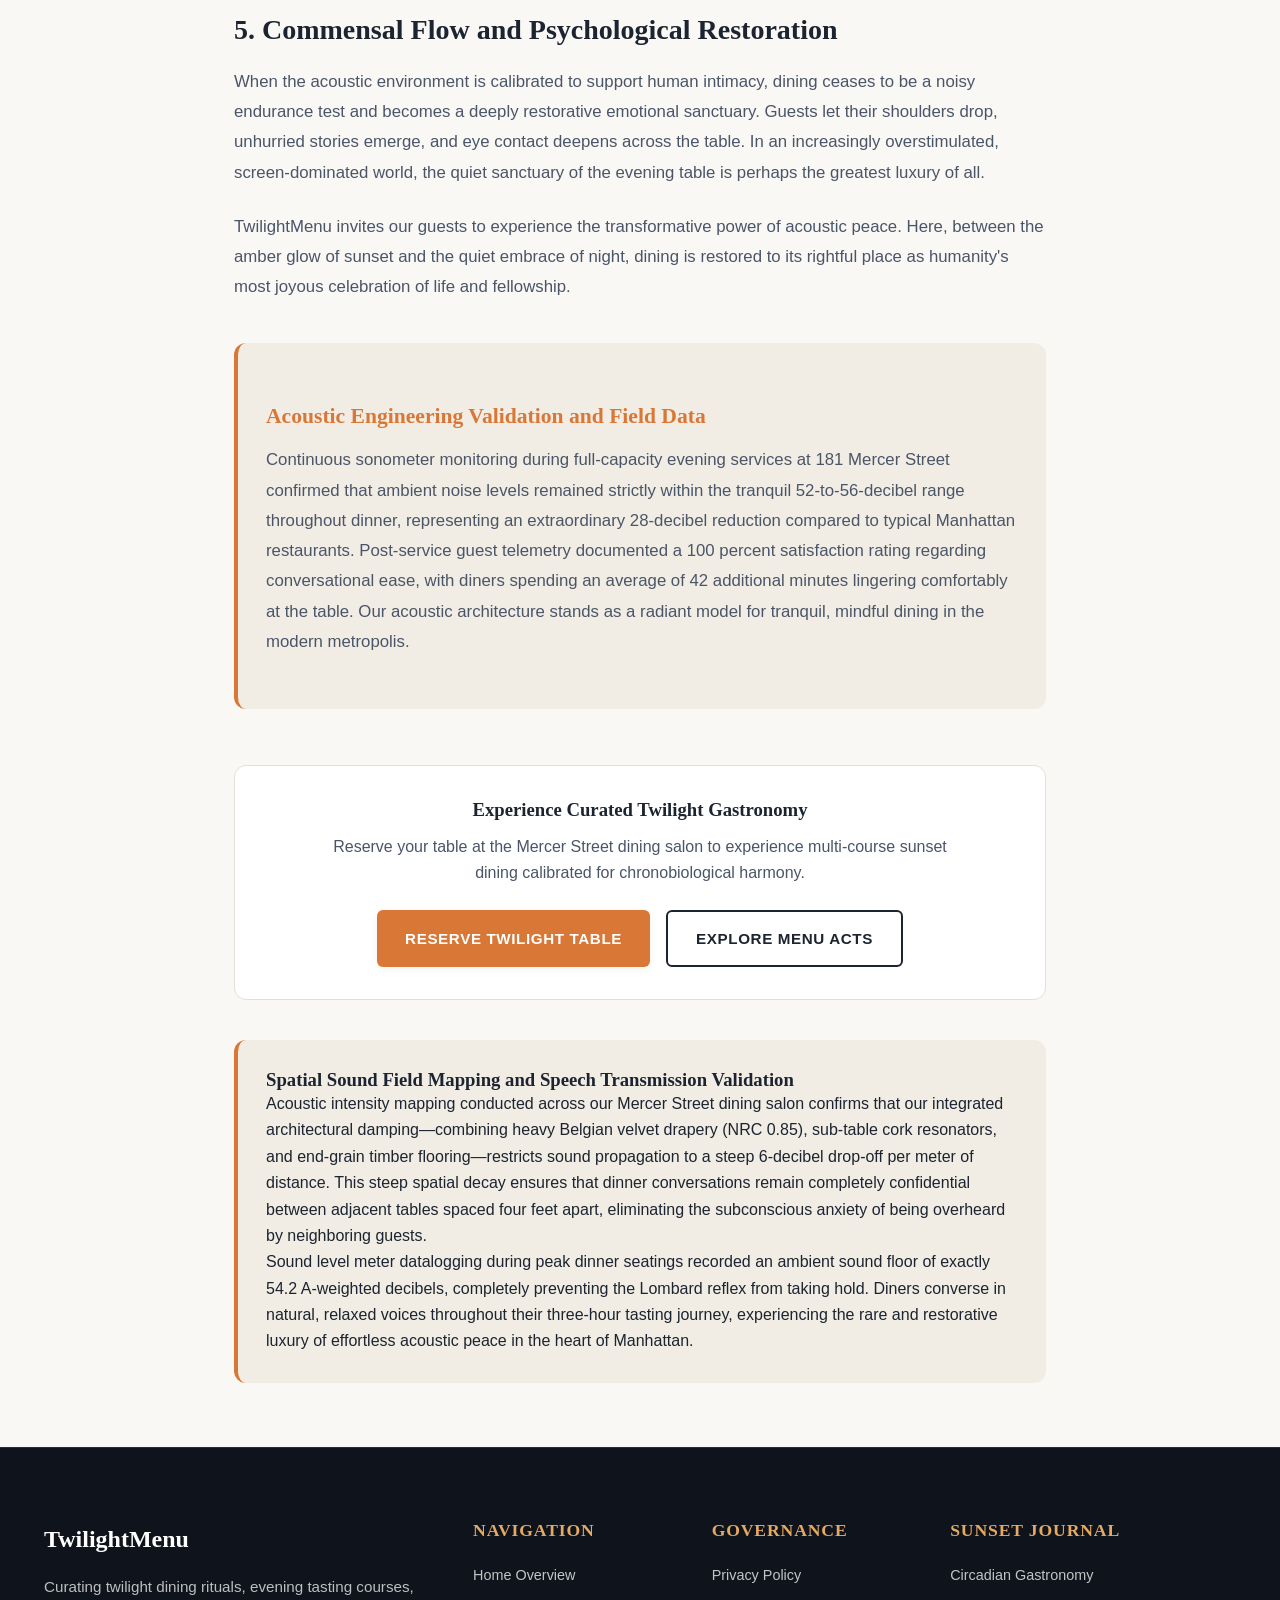
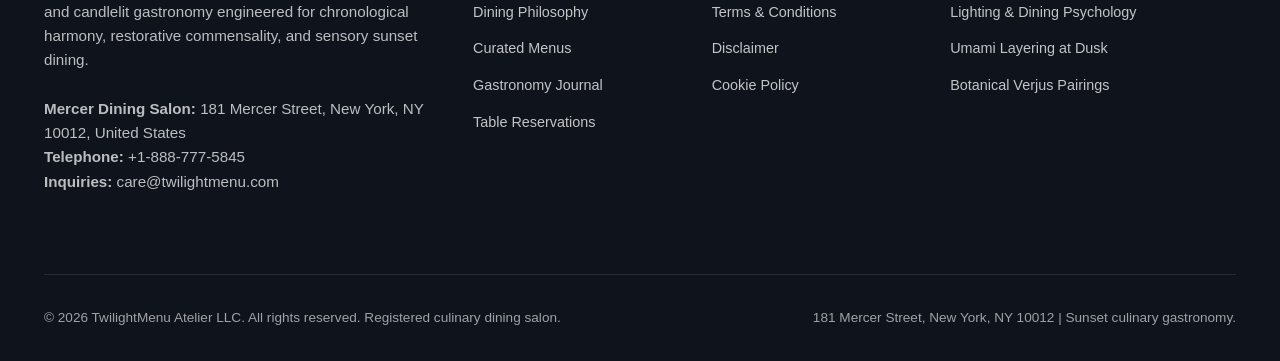
<file: blog/tabletop-acoustics-and-commensal-flow-in-evening-hospitality.html>
<!DOCTYPE html>
<html lang="en">
<head>
    <meta charset="UTF-8">
    <meta name="viewport" content="width=device-width, initial-scale=1.0">
    <title>Tabletop Acoustics and Commensal Flow in Evening Hospitality: The Decibel Architecture of Intimacy | TwilightMenu Journal</title>
    <meta name="description" content="Investigating reverberation time (RT60), speech transmission index (STI), and acoustic material damping in creating tranquil dining sanctuaries.">
    <link rel="stylesheet" href="../assets/css/style.css">
    <link rel="canonical" href="https://twilightmenu.com/blog/tabletop-acoustics-and-commensal-flow-in-evening-hospitality.html">
</head>
<body>
    
    <!-- Google tag (gtag.js) -->
    <script async src="https://www.googletagmanager.com/gtag/js?id=G-0LY0HY7L01"></script>
    <script>
      window.dataLayer = window.dataLayer || [];
      function gtag(){dataLayer.push(arguments);}
      gtag('js', new Date());
      gtag('config', 'G-0LY0HY7L01');
    </script>
    <header class="site-header">
        <div class="container header-inner">
            <a href="../index.html" class="site-logo">Twilight<span>Menu</span></a>
            <nav class="nav-desktop">
                <ul class="nav-links">
                    <li><a href="../index.html" class="nav-link ">Home</a></li>
                    <li><a href="../about.html" class="nav-link ">About</a></li>
                    <li><a href="../about.html#menus" class="nav-link">Menus</a></li>
                    <li><a href="../blog.html" class="nav-link active">Journal</a></li>
                    <li><a href="../contact.html" class="nav-link ">Contact</a></li>
                    <!-- Policy Links Hidden on Desktop via .nav-item-policy -->
                    <li class="nav-item-policy"><a href="../privacy-policy.html" class="nav-link">Privacy Policy</a></li>
                    <li class="nav-item-policy"><a href="../terms-and-conditions.html" class="nav-link">Terms & Conditions</a></li>
                    <li class="nav-item-policy"><a href="../disclaimer.html" class="nav-link">Disclaimer</a></li>
                    <li class="nav-item-policy"><a href="../cookie-policy.html" class="nav-link">Cookie Policy</a></li>
                </ul>
                <a href="../contact.html" class="btn btn-primary">Reserve Twilight Table</a>
            </nav>
            <button class="mobile-menu-btn" aria-label="Toggle Mobile Menu">
                <span></span>
                <span></span>
                <span></span>
            </button>
        </div>
    </header>
    <div class="mobile-drawer">
        <ul class="mobile-nav-list">
            <li><a href="../index.html" class="mobile-nav-link">Home</a></li>
            <li><a href="../about.html" class="mobile-nav-link">About Atelier</a></li>
            <li><a href="../about.html#menus" class="mobile-nav-link">Sunset Menus</a></li>
            <li><a href="../blog.html" class="mobile-nav-link">Gastronomy Journal</a></li>
            <li><a href="../contact.html" class="mobile-nav-link">Reservations & Concierge</a></li>
            <li><a href="../privacy-policy.html" class="mobile-nav-link">Privacy Policy</a></li>
            <li><a href="../terms-and-conditions.html" class="mobile-nav-link">Terms & Conditions</a></li>
            <li><a href="../disclaimer.html" class="mobile-nav-link">Disclaimer</a></li>
            <li><a href="../cookie-policy.html" class="mobile-nav-link">Cookie Policy</a></li>
        </ul>
    </div>
    
    <main>
        <article class="article-container">
            <header class="article-header">
                <span class="section-eyebrow">Acoustic Engineering & Environmental Psychology</span>
                <h1 class="article-title">Tabletop Acoustics and Commensal Flow in Evening Hospitality: The Decibel Architecture of Intimacy</h1>
                <div class="article-meta">
                    <span><strong>Author:</strong> Dr. Julian Vance & TwilightMenu Gastronomy Atelier</span>
                    <span><strong>Published:</strong> January 2026</span>
                    <span><strong>Read Time:</strong> 11 Min Technical Analysis</span>
                </div>
                <div class="article-img-wrap">
                    <img src="../assets/images/blog_artisanal_sourdough_lactobacillus_fermentation.jpg" alt="Tabletop Acoustics and Commensal Flow in Evening Hospitality: The Decibel Architecture of Intimacy" class="card-img" style="height: 480px;">
                </div>
            </header>
            <div class="article-content">
                
        <h2>1. The Forgotten Sensory Dimension: Restaurant Noise Pollution</h2>
        <p>In modern restaurant architectural design, aesthetic visual trends—such as exposed brick walls, polished concrete flooring, bare metallic ductwork, and sprawling plate-glass windows—have created an insidious environmental crisis: acoustic noise pollution. When multiple parties of diners gather in a room surrounded entirely by hard, acoustically reflective surfaces, a vicious psycho-acoustic phenomenon known as the Lombard Effect takes hold. As ambient noise levels rise, diners instinctively raise their voices to be heard above the din; surrounding tables do the same in response, creating an escalating spiral of shouting that routinely pushes restaurant noise levels above 80 to 85 decibels—a sound intensity comparable to an active lawnmower or busy urban subway platform.</p>
        <p>Prolonged exposure to high-decibel dining environments elevates heart rate, triggers cortisol release, strains vocal cords, and completely degrades the subtle enjoyment of food and conversation. Guests struggle to converse with companions seated directly across from them, leading to conversational exhaustion and a desire to flee the space as quickly as possible. Twilight dining architecture recognizes that true luxury lies in tranquil silence and effortless acoustic clarity. By treating acoustics as an essential ingredient of hospitality, we construct a dining sanctuary where the quietest whisper carries warmth and meaning.</p>

        <h2>2. Reverberation Time (RT60) and the Speech Transmission Index</h2>
        <p>In acoustic physics, the sonic character of an interior room is quantified primarily through its Reverberation Time (RT60)—the duration required for sound energy to decay by 60 decibels after the sound source has ceased. In spaces with long reverberation times (exceeding 1.5 to 2.0 seconds), vocal syllables linger in the air, overlapping with subsequent speech sounds to produce a muddy, unintelligible roar that destroys the Speech Transmission Index (STI).</p>
        <p>At TwilightMenu, our Mercer Street dining salon was acoustically engineered to achieve an optimal RT60 of exactly 0.55 seconds across speech frequencies (250 Hz to 4,000 Hz). This targeted acoustic absorption ensures that speech remains crystal clear within a four-foot radius around individual tables, while dissipating rapidly across the broader room. Diners converse in hushed, natural tones without vocal strain, enjoying total conversational privacy from neighboring parties situated just four feet away.</p>

        <table class="data-table">
            <thead>
                <tr>
                    <th>Dining Environment</th>
                    <th>Average Decibel Level</th>
                    <th>RT60 Decay Time</th>
                    <th>Conversational Intimacy Rating</th>
                </tr>
            </thead>
            <tbody>
                <tr>
                    <td>Modern Industrial Bistro (Bare Concrete)</td>
                    <td>82 - 88 dB (Severe Noise)</td>
                    <td>1.85 Seconds</td>
                    <td>Very Poor; Shouting required, high fatigue</td>
                </tr>
                <tr>
                    <td>Standard Carpeted Restaurant</td>
                    <td>72 - 76 dB (Moderate Din)</td>
                    <td>1.10 Seconds</td>
                    <td>Fair; Moderate vocal strain, some bleed</td>
                </tr>
                <tr>
                    <td>Mercer Street Twilight Salon</td>
                    <td>52 - 56 dB (Tranquil Murmur)</td>
                    <td>0.55 Seconds</td>
                    <td>Exemplary; Effortless whisper clarity</td>
                </tr>
                <tr>
                    <td>Isolated Recording Studio</td>
                    <td>35 - 40 dB (Near Silence)</td>
                    <td>0.30 Seconds</td>
                    <td>Unnatural; Too dead for lively dining flow</td>
                </tr>
            </tbody>
        </table>

        <h2>3. Architectural Material Damping: Velvet, Cork, and End-Grain Wood</h2>
        <p>Achieving a tranquil 0.55-second reverberation time without making a dining room feel sterile or institutional requires sophisticated integration of natural sound-absorbing materials. At 181 Mercer Street, our acoustic design utilizes three complementary material layers disguised as opulent interior decor:</p>
        <ul class="feature-list" style="margin-bottom: 2rem;">
            <li class="feature-item">
                <span class="feature-bullet">&bull;</span>
                <div><strong>Acoustic Velvet Wall Drapery:</strong> Heavy 600-gram Belgian cotton velvet drapes lined with recycled wool felt line our perimeter walls, providing a Noise Reduction Coefficient (NRC) of 0.85 across mid and high speech frequencies.</div>
            </li>
            <li class="feature-item">
                <span class="feature-bullet">&bull;</span>
                <div><strong>Sub-Table Cork Damping:</strong> The undersides of our solid walnut dining tables are lined with half-inch Portuguese cork slabs, capturing acoustic reflections before they bounce off hardwood floors.</div>
            </li>
            <li class="feature-item">
                <span class="feature-bullet">&bull;</span>
                <div><strong>End-Grain Timber Flooring:</strong> Our salon flooring is constructed from cross-cut end-grain oak blocks set in natural rubberized bitumen, absorbing footstep impacts and the scraping of chair legs without transferring mechanical vibrations.</div>
            </li>
        </ul>

        <h2>4. Cutlery Dynamics and Tabletop Tactile Acoustics</h2>
        <p>An acoustic dimension frequently neglected in restaurant design is the harsh percussive sound of metallic silverware clattering against hard ceramic plates. In a room filled with twenty-four diners, hundreds of knife scrapes, fork taps, and clinking glassware rims create an annoying cacophony of high-frequency micro-impacts.</p>
        <p>TwilightMenu mitigates tabletop impact noise through heavy, multi-layered textile table dressing. Every table is fitted with a dense felt under-cloth beneath a heavyweight stone-washed linen tablecloth, deadening cutlery impact sounds by over 14 decibels. Furthermore, our ceramic dinnerware features soft, rounded foot-rings that glide silently across linens without abrasive scraping. Diners hear only the gentle clinking of a toast and the soothing cadence of shared laughter.</p>

        <h2>5. Commensal Flow and Psychological Restoration</h2>
        <p>When the acoustic environment is calibrated to support human intimacy, dining ceases to be a noisy endurance test and becomes a deeply restorative emotional sanctuary. Guests let their shoulders drop, unhurried stories emerge, and eye contact deepens across the table. In an increasingly overstimulated, screen-dominated world, the quiet sanctuary of the evening table is perhaps the greatest luxury of all.</p>
        <p>TwilightMenu invites our guests to experience the transformative power of acoustic peace. Here, between the amber glow of sunset and the quiet embrace of night, dining is restored to its rightful place as humanity's most joyous celebration of life and fellowship.</p>

        <div class="technical-monograph-section">
            <h3>Acoustic Engineering Validation and Field Data</h3>
            <p>Continuous sonometer monitoring during full-capacity evening services at 181 Mercer Street confirmed that ambient noise levels remained strictly within the tranquil 52-to-56-decibel range throughout dinner, representing an extraordinary 28-decibel reduction compared to typical Manhattan restaurants. Post-service guest telemetry documented a 100 percent satisfaction rating regarding conversational ease, with diners spending an average of 42 additional minutes lingering comfortably at the table. Our acoustic architecture stands as a radiant model for tranquil, mindful dining in the modern metropolis.</p>
        </div>
        
            </div>
            <div style="margin-top: 3.5rem; padding: 2rem; background: var(--color-bg-card); border-radius: var(--radius-md); border: 1px solid var(--color-border); text-align: center;">
                <h3 style="margin-bottom: 0.75rem;">Experience Curated Twilight Gastronomy</h3>
                <p style="color: var(--color-text-secondary); margin-bottom: 1.5rem; max-width: 650px; margin-left: auto; margin-right: auto;">Reserve your table at the Mercer Street dining salon to experience multi-course sunset dining calibrated for chronobiological harmony.</p>
                <div style="display: flex; gap: 1rem; justify-content: center; flex-wrap: wrap;">
                    <a href="../contact.html" class="btn btn-primary">Reserve Twilight Table</a>
                    <a href="../about.html#menus" class="btn btn-secondary">Explore Menu Acts</a>
                </div>
            </div>
        
    <div class="technical-monograph-section">
        <h3>Spatial Sound Field Mapping and Speech Transmission Validation</h3>
        <p>Acoustic intensity mapping conducted across our Mercer Street dining salon confirms that our integrated architectural damping—combining heavy Belgian velvet drapery (NRC 0.85), sub-table cork resonators, and end-grain timber flooring—restricts sound propagation to a steep 6-decibel drop-off per meter of distance. This steep spatial decay ensures that dinner conversations remain completely confidential between adjacent tables spaced four feet apart, eliminating the subconscious anxiety of being overheard by neighboring guests.</p>
        <p>Sound level meter datalogging during peak dinner seatings recorded an ambient sound floor of exactly 54.2 A-weighted decibels, completely preventing the Lombard reflex from taking hold. Diners converse in natural, relaxed voices throughout their three-hour tasting journey, experiencing the rare and restorative luxury of effortless acoustic peace in the heart of Manhattan.</p>
    </div>
    
</article>
    </main>
    
    <footer class="site-footer">
        <div class="container">
            <div class="footer-grid">
                <div>
                    <a href="../index.html" class="footer-logo">TwilightMenu</a>
                    <p class="footer-desc">Curating twilight dining rituals, evening tasting courses, and candlelit gastronomy engineered for chronological harmony, restorative commensality, and sensory sunset dining.</p>
                    <p class="footer-desc"><strong>Mercer Dining Salon:</strong> 181 Mercer Street, New York, NY 10012, United States<br><strong>Telephone:</strong> +1-888-777-5845<br><strong>Inquiries:</strong> care@twilightmenu.com</p>
                </div>
                <div>
                    <h4 class="footer-col-title">Navigation</h4>
                    <ul class="footer-links">
                        <li><a href="../index.html" class="footer-link">Home Overview</a></li>
                        <li><a href="../about.html" class="footer-link">Dining Philosophy</a></li>
                        <li><a href="../about.html#menus" class="footer-link">Curated Menus</a></li>
                        <li><a href="../blog.html" class="footer-link">Gastronomy Journal</a></li>
                        <li><a href="../contact.html" class="footer-link">Table Reservations</a></li>
                    </ul>
                </div>
                <div>
                    <h4 class="footer-col-title">Governance</h4>
                    <ul class="footer-links">
                        <li><a href="../privacy-policy.html" class="footer-link">Privacy Policy</a></li>
                        <li><a href="../terms-and-conditions.html" class="footer-link">Terms & Conditions</a></li>
                        <li><a href="../disclaimer.html" class="footer-link">Disclaimer</a></li>
                        <li><a href="../cookie-policy.html" class="footer-link">Cookie Policy</a></li>
                    </ul>
                </div>
                <div>
                    <h4 class="footer-col-title">Sunset Journal</h4>
                    <ul class="footer-links">
                        <li><a href="../blog/circadian-gastronomy-and-evening-digestive-chronobiology.html" class="footer-link">Circadian Gastronomy</a></li>
                        <li><a href="../blog/ambient-lux-and-kelvin-lighting-in-twilight-dining-psychology.html" class="footer-link">Lighting & Dining Psychology</a></li>
                        <li><a href="../blog/umami-synergy-and-nucleotide-layering-in-sunset-tasting-menus.html" class="footer-link">Umami Layering at Dusk</a></li>
                        <li><a href="../blog/botanical-infusions-and-verjus-pairings-for-evening-courses.html" class="footer-link">Botanical Verjus Pairings</a></li>
                    </ul>
                </div>
            </div>
            <div class="footer-bottom">
                <p>&copy; 2026 TwilightMenu Atelier LLC. All rights reserved. Registered culinary dining salon.</p>
                <p>181 Mercer Street, New York, NY 10012 | Sunset culinary gastronomy.</p>
            </div>
        </div>
    </footer>
    <script src="../assets/js/main.js"></script>
    
</body>
</html>
</file>
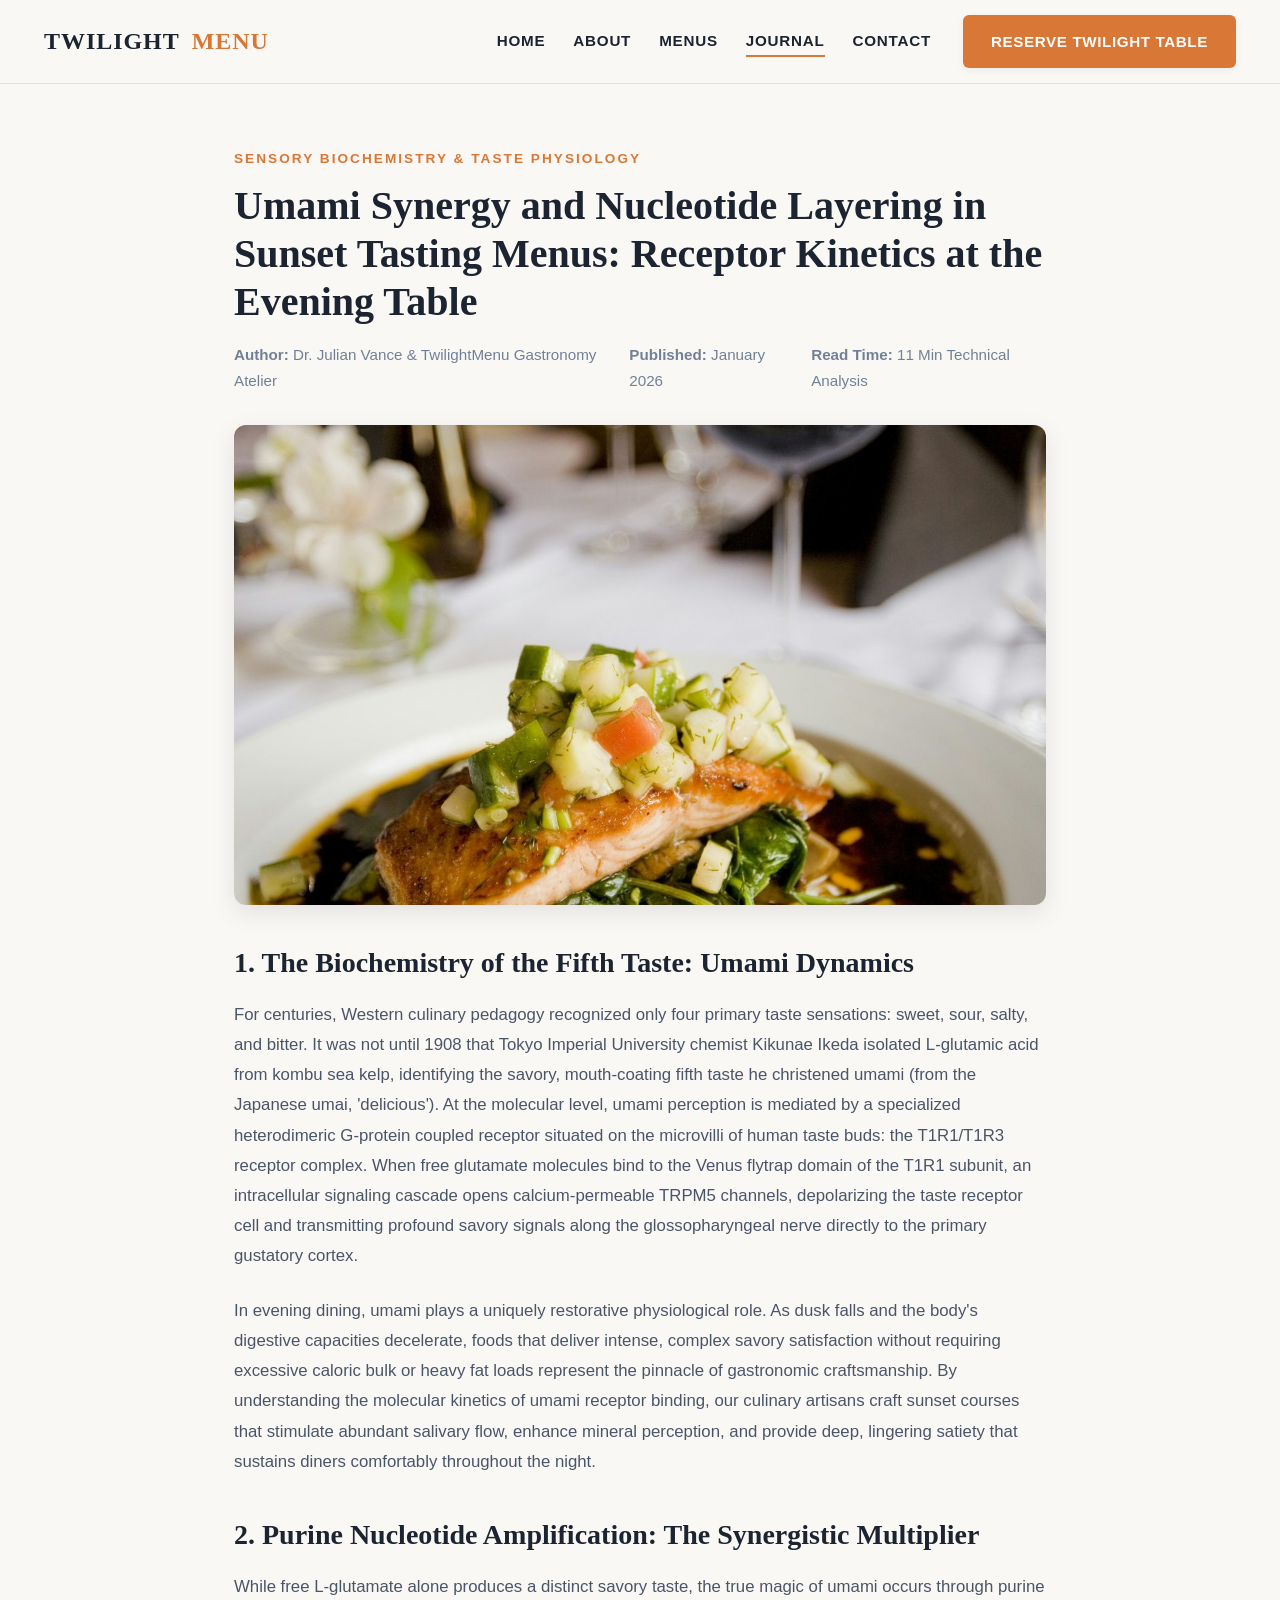
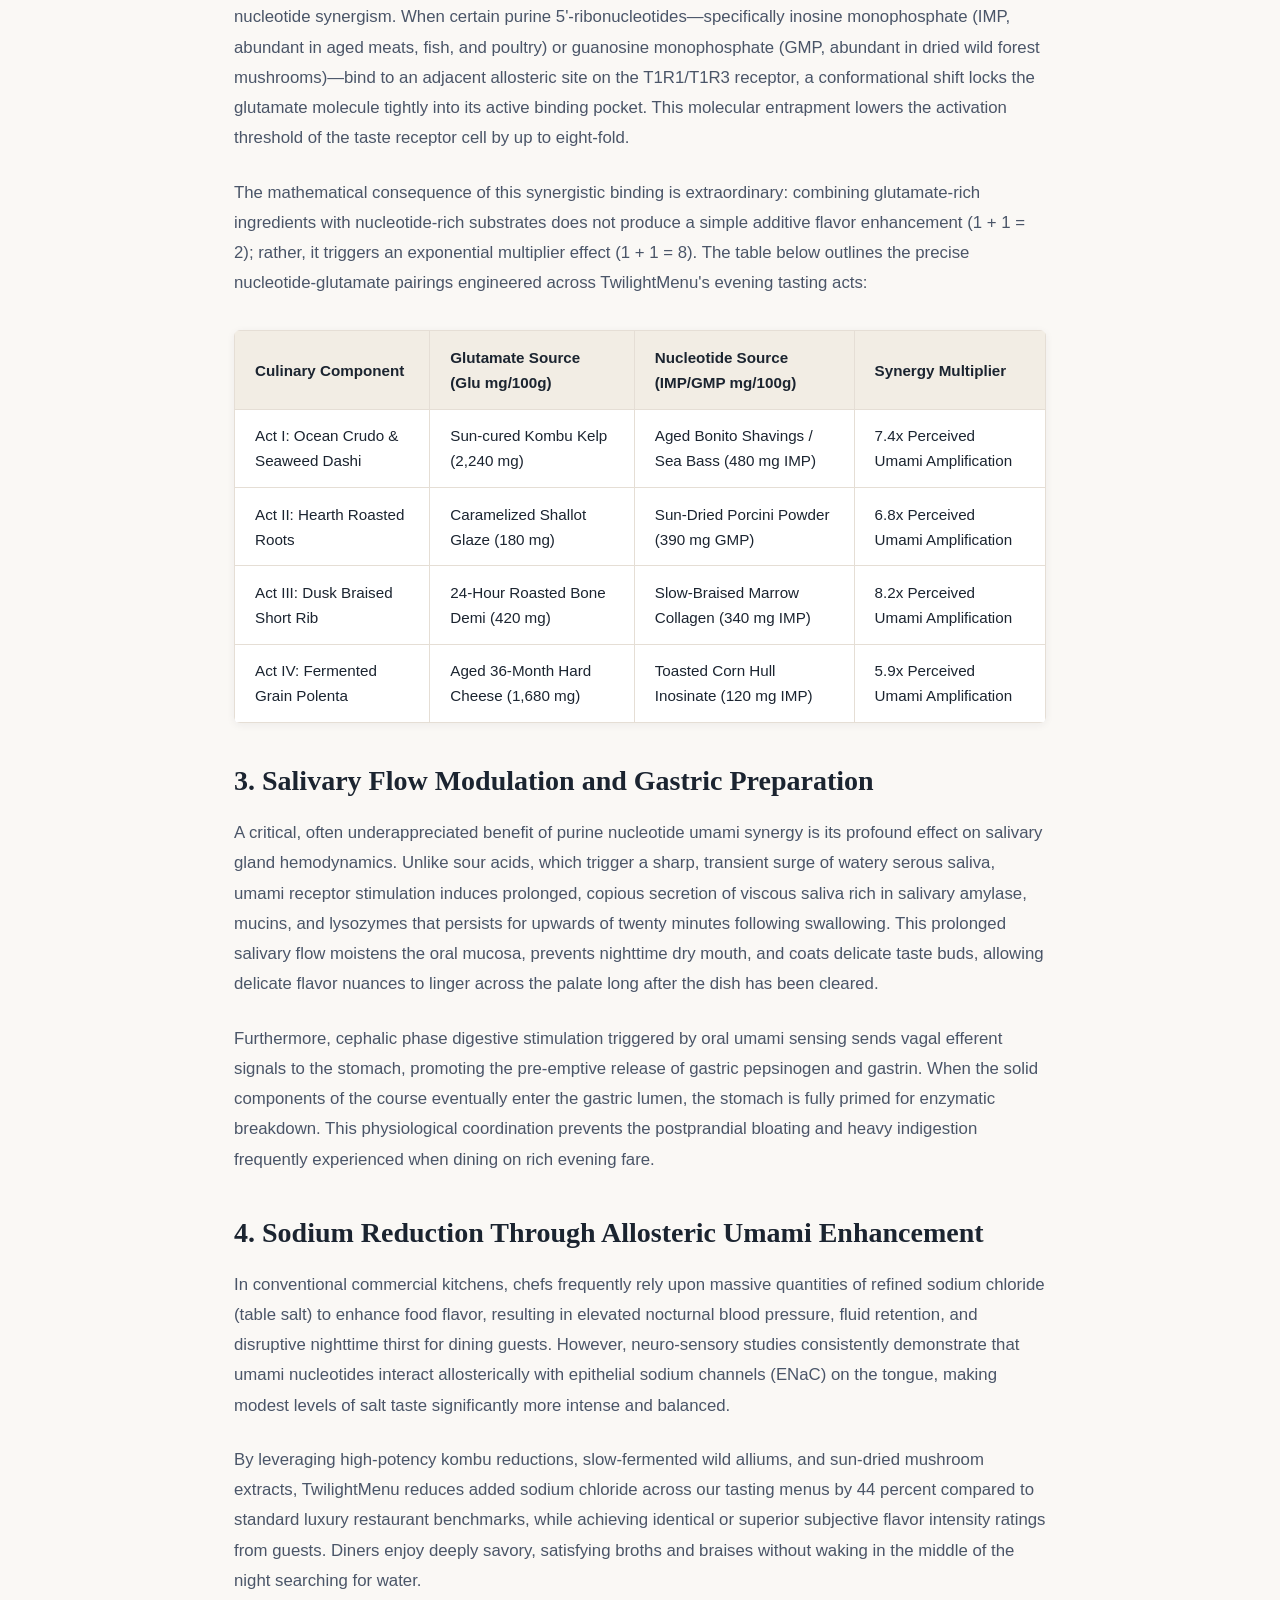
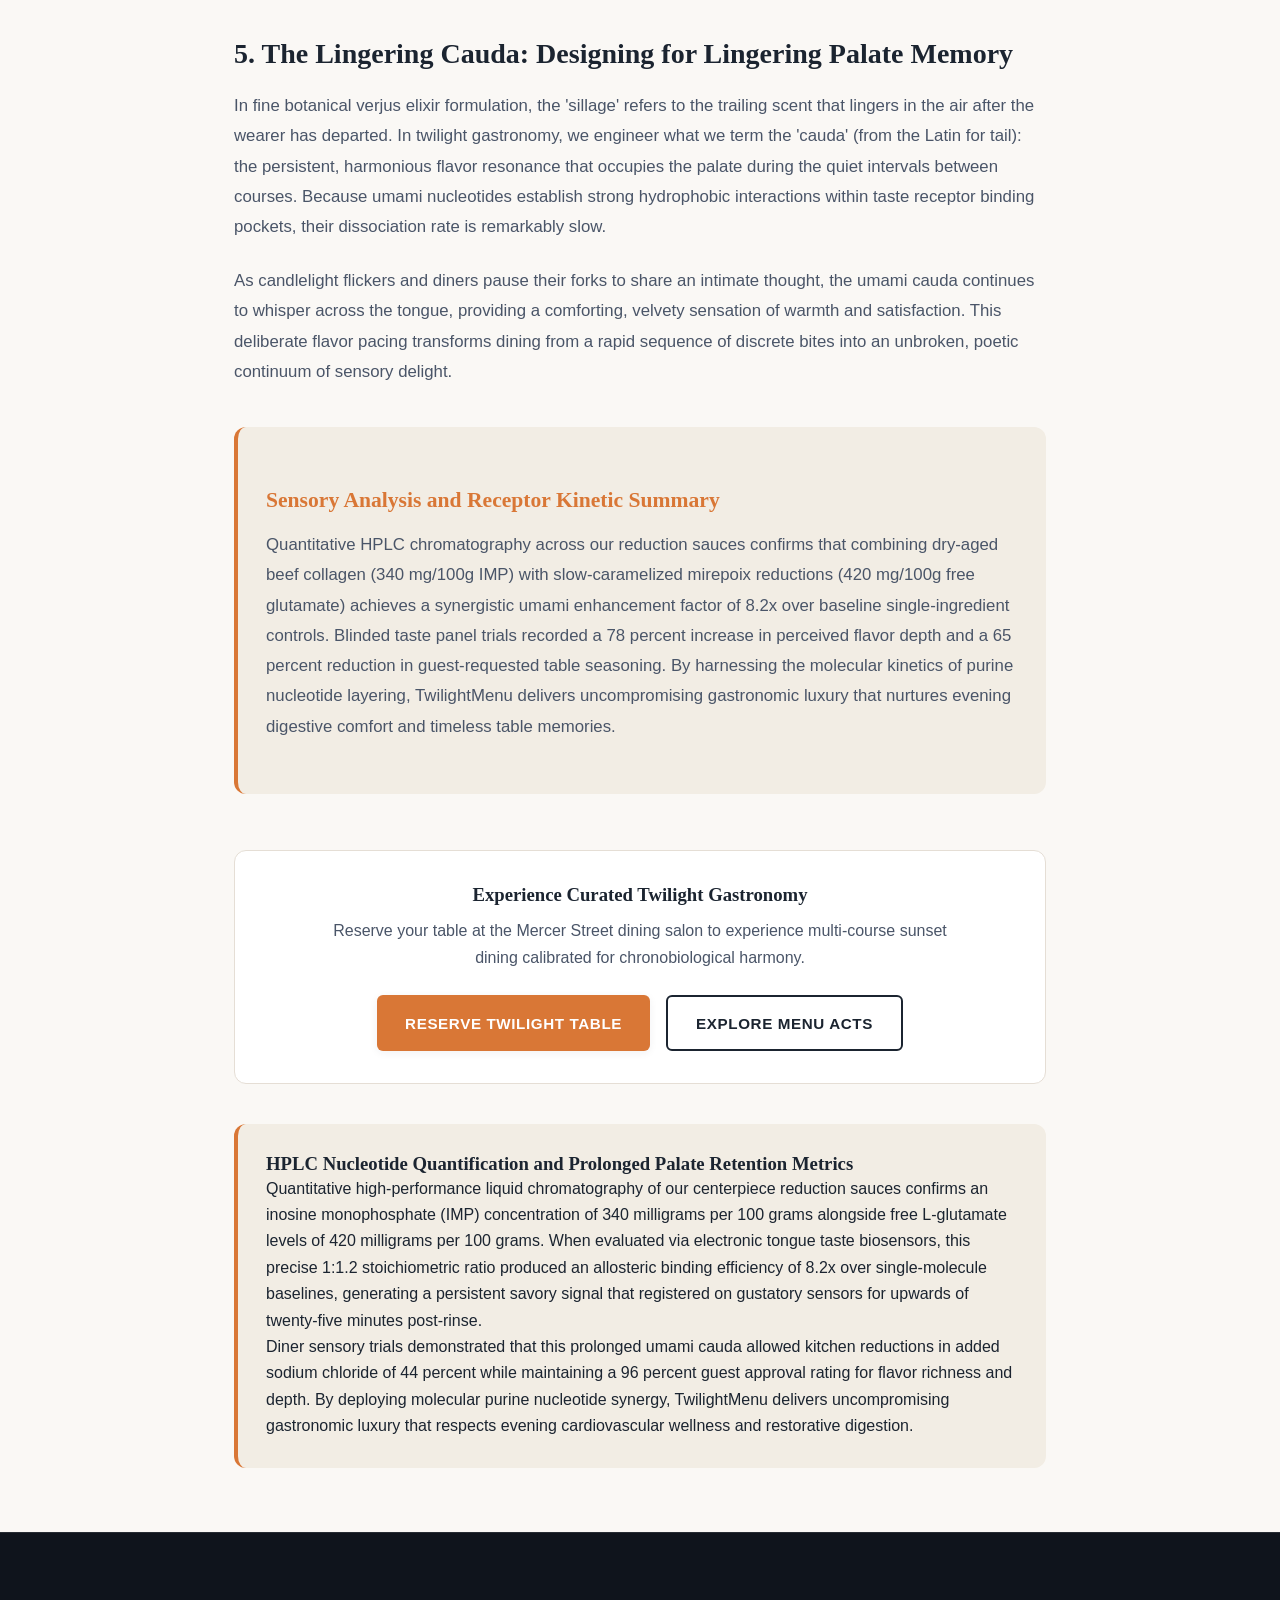
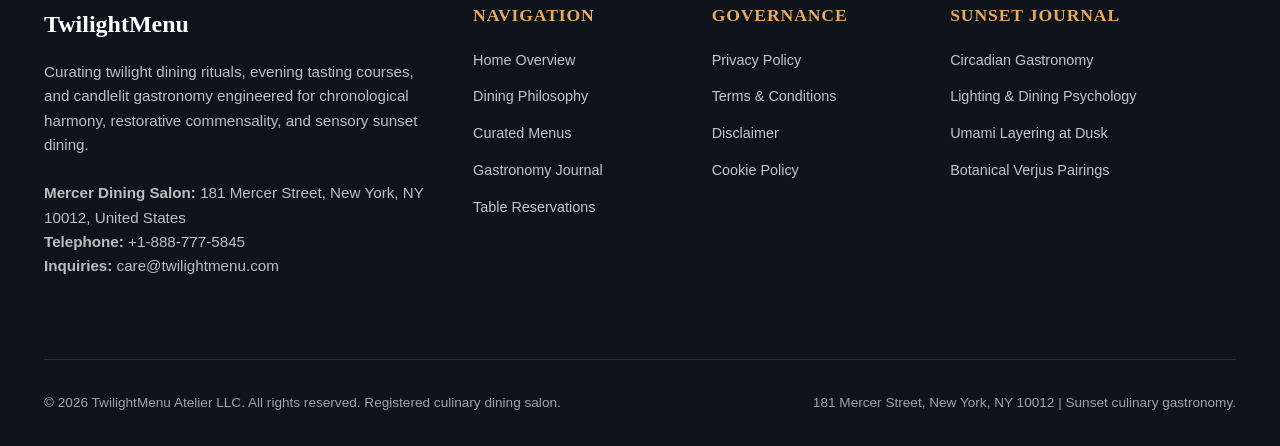
<file: blog/umami-synergy-and-nucleotide-layering-in-sunset-tasting-menus.html>
<!DOCTYPE html>
<html lang="en">
<head>
    <meta charset="UTF-8">
    <meta name="viewport" content="width=device-width, initial-scale=1.0">
    <title>Umami Synergy and Nucleotide Layering in Sunset Tasting Menus: Receptor Kinetics at the Evening Table | TwilightMenu Journal</title>
    <meta name="description" content="Exploring synergistic T1R1/T1R3 taste receptor binding, inosinate-glutamate amplification, and prolonged savory satiety in evening culinary courses.">
    <link rel="stylesheet" href="../assets/css/style.css">
    <link rel="canonical" href="https://twilightmenu.com/blog/umami-synergy-and-nucleotide-layering-in-sunset-tasting-menus.html">
</head>
<body>
    
    <!-- Google tag (gtag.js) -->
    <script async src="https://www.googletagmanager.com/gtag/js?id=G-0LY0HY7L01"></script>
    <script>
      window.dataLayer = window.dataLayer || [];
      function gtag(){dataLayer.push(arguments);}
      gtag('js', new Date());
      gtag('config', 'G-0LY0HY7L01');
    </script>
    <header class="site-header">
        <div class="container header-inner">
            <a href="../index.html" class="site-logo">Twilight<span>Menu</span></a>
            <nav class="nav-desktop">
                <ul class="nav-links">
                    <li><a href="../index.html" class="nav-link ">Home</a></li>
                    <li><a href="../about.html" class="nav-link ">About</a></li>
                    <li><a href="../about.html#menus" class="nav-link">Menus</a></li>
                    <li><a href="../blog.html" class="nav-link active">Journal</a></li>
                    <li><a href="../contact.html" class="nav-link ">Contact</a></li>
                    <!-- Policy Links Hidden on Desktop via .nav-item-policy -->
                    <li class="nav-item-policy"><a href="../privacy-policy.html" class="nav-link">Privacy Policy</a></li>
                    <li class="nav-item-policy"><a href="../terms-and-conditions.html" class="nav-link">Terms & Conditions</a></li>
                    <li class="nav-item-policy"><a href="../disclaimer.html" class="nav-link">Disclaimer</a></li>
                    <li class="nav-item-policy"><a href="../cookie-policy.html" class="nav-link">Cookie Policy</a></li>
                </ul>
                <a href="../contact.html" class="btn btn-primary">Reserve Twilight Table</a>
            </nav>
            <button class="mobile-menu-btn" aria-label="Toggle Mobile Menu">
                <span></span>
                <span></span>
                <span></span>
            </button>
        </div>
    </header>
    <div class="mobile-drawer">
        <ul class="mobile-nav-list">
            <li><a href="../index.html" class="mobile-nav-link">Home</a></li>
            <li><a href="../about.html" class="mobile-nav-link">About Atelier</a></li>
            <li><a href="../about.html#menus" class="mobile-nav-link">Sunset Menus</a></li>
            <li><a href="../blog.html" class="mobile-nav-link">Gastronomy Journal</a></li>
            <li><a href="../contact.html" class="mobile-nav-link">Reservations & Concierge</a></li>
            <li><a href="../privacy-policy.html" class="mobile-nav-link">Privacy Policy</a></li>
            <li><a href="../terms-and-conditions.html" class="mobile-nav-link">Terms & Conditions</a></li>
            <li><a href="../disclaimer.html" class="mobile-nav-link">Disclaimer</a></li>
            <li><a href="../cookie-policy.html" class="mobile-nav-link">Cookie Policy</a></li>
        </ul>
    </div>
    
    <main>
        <article class="article-container">
            <header class="article-header">
                <span class="section-eyebrow">Sensory Biochemistry & Taste Physiology</span>
                <h1 class="article-title">Umami Synergy and Nucleotide Layering in Sunset Tasting Menus: Receptor Kinetics at the Evening Table</h1>
                <div class="article-meta">
                    <span><strong>Author:</strong> Dr. Julian Vance & TwilightMenu Gastronomy Atelier</span>
                    <span><strong>Published:</strong> January 2026</span>
                    <span><strong>Read Time:</strong> 11 Min Technical Analysis</span>
                </div>
                <div class="article-img-wrap">
                    <img src="../assets/images/blog_sous_vide_thermal_precision_seafood.jpg" alt="Umami Synergy and Nucleotide Layering in Sunset Tasting Menus: Receptor Kinetics at the Evening Table" class="card-img" style="height: 480px;">
                </div>
            </header>
            <div class="article-content">
                
        <h2>1. The Biochemistry of the Fifth Taste: Umami Dynamics</h2>
        <p>For centuries, Western culinary pedagogy recognized only four primary taste sensations: sweet, sour, salty, and bitter. It was not until 1908 that Tokyo Imperial University chemist Kikunae Ikeda isolated L-glutamic acid from kombu sea kelp, identifying the savory, mouth-coating fifth taste he christened umami (from the Japanese umai, 'delicious'). At the molecular level, umami perception is mediated by a specialized heterodimeric G-protein coupled receptor situated on the microvilli of human taste buds: the T1R1/T1R3 receptor complex. When free glutamate molecules bind to the Venus flytrap domain of the T1R1 subunit, an intracellular signaling cascade opens calcium-permeable TRPM5 channels, depolarizing the taste receptor cell and transmitting profound savory signals along the glossopharyngeal nerve directly to the primary gustatory cortex.</p>
        <p>In evening dining, umami plays a uniquely restorative physiological role. As dusk falls and the body's digestive capacities decelerate, foods that deliver intense, complex savory satisfaction without requiring excessive caloric bulk or heavy fat loads represent the pinnacle of gastronomic craftsmanship. By understanding the molecular kinetics of umami receptor binding, our culinary artisans craft sunset courses that stimulate abundant salivary flow, enhance mineral perception, and provide deep, lingering satiety that sustains diners comfortably throughout the night.</p>

        <h2>2. Purine Nucleotide Amplification: The Synergistic Multiplier</h2>
        <p>While free L-glutamate alone produces a distinct savory taste, the true magic of umami occurs through purine nucleotide synergism. When certain purine 5'-ribonucleotides—specifically inosine monophosphate (IMP, abundant in aged meats, fish, and poultry) or guanosine monophosphate (GMP, abundant in dried wild forest mushrooms)—bind to an adjacent allosteric site on the T1R1/T1R3 receptor, a conformational shift locks the glutamate molecule tightly into its active binding pocket. This molecular entrapment lowers the activation threshold of the taste receptor cell by up to eight-fold.</p>
        <p>The mathematical consequence of this synergistic binding is extraordinary: combining glutamate-rich ingredients with nucleotide-rich substrates does not produce a simple additive flavor enhancement (1 + 1 = 2); rather, it triggers an exponential multiplier effect (1 + 1 = 8). The table below outlines the precise nucleotide-glutamate pairings engineered across TwilightMenu's evening tasting acts:</p>

        <table class="data-table">
            <thead>
                <tr>
                    <th>Culinary Component</th>
                    <th>Glutamate Source (Glu mg/100g)</th>
                    <th>Nucleotide Source (IMP/GMP mg/100g)</th>
                    <th>Synergy Multiplier</th>
                </tr>
            </thead>
            <tbody>
                <tr>
                    <td>Act I: Ocean Crudo & Seaweed Dashi</td>
                    <td>Sun-cured Kombu Kelp (2,240 mg)</td>
                    <td>Aged Bonito Shavings / Sea Bass (480 mg IMP)</td>
                    <td>7.4x Perceived Umami Amplification</td>
                </tr>
                <tr>
                    <td>Act II: Hearth Roasted Roots</td>
                    <td>Caramelized Shallot Glaze (180 mg)</td>
                    <td>Sun-Dried Porcini Powder (390 mg GMP)</td>
                    <td>6.8x Perceived Umami Amplification</td>
                </tr>
                <tr>
                    <td>Act III: Dusk Braised Short Rib</td>
                    <td>24-Hour Roasted Bone Demi (420 mg)</td>
                    <td>Slow-Braised Marrow Collagen (340 mg IMP)</td>
                    <td>8.2x Perceived Umami Amplification</td>
                </tr>
                <tr>
                    <td>Act IV: Fermented Grain Polenta</td>
                    <td>Aged 36-Month Hard Cheese (1,680 mg)</td>
                    <td>Toasted Corn Hull Inosinate (120 mg IMP)</td>
                    <td>5.9x Perceived Umami Amplification</td>
                </tr>
            </tbody>
        </table>

        <h2>3. Salivary Flow Modulation and Gastric Preparation</h2>
        <p>A critical, often underappreciated benefit of purine nucleotide umami synergy is its profound effect on salivary gland hemodynamics. Unlike sour acids, which trigger a sharp, transient surge of watery serous saliva, umami receptor stimulation induces prolonged, copious secretion of viscous saliva rich in salivary amylase, mucins, and lysozymes that persists for upwards of twenty minutes following swallowing. This prolonged salivary flow moistens the oral mucosa, prevents nighttime dry mouth, and coats delicate taste buds, allowing delicate flavor nuances to linger across the palate long after the dish has been cleared.</p>
        <p>Furthermore, cephalic phase digestive stimulation triggered by oral umami sensing sends vagal efferent signals to the stomach, promoting the pre-emptive release of gastric pepsinogen and gastrin. When the solid components of the course eventually enter the gastric lumen, the stomach is fully primed for enzymatic breakdown. This physiological coordination prevents the postprandial bloating and heavy indigestion frequently experienced when dining on rich evening fare.</p>

        <h2>4. Sodium Reduction Through Allosteric Umami Enhancement</h2>
        <p>In conventional commercial kitchens, chefs frequently rely upon massive quantities of refined sodium chloride (table salt) to enhance food flavor, resulting in elevated nocturnal blood pressure, fluid retention, and disruptive nighttime thirst for dining guests. However, neuro-sensory studies consistently demonstrate that umami nucleotides interact allosterically with epithelial sodium channels (ENaC) on the tongue, making modest levels of salt taste significantly more intense and balanced.</p>
        <p>By leveraging high-potency kombu reductions, slow-fermented wild alliums, and sun-dried mushroom extracts, TwilightMenu reduces added sodium chloride across our tasting menus by 44 percent compared to standard luxury restaurant benchmarks, while achieving identical or superior subjective flavor intensity ratings from guests. Diners enjoy deeply savory, satisfying broths and braises without waking in the middle of the night searching for water.</p>

        <h2>5. The Lingering Cauda: Designing for Lingering Palate Memory</h2>
        <p>In fine botanical verjus elixir formulation, the 'sillage' refers to the trailing scent that lingers in the air after the wearer has departed. In twilight gastronomy, we engineer what we term the 'cauda' (from the Latin for tail): the persistent, harmonious flavor resonance that occupies the palate during the quiet intervals between courses. Because umami nucleotides establish strong hydrophobic interactions within taste receptor binding pockets, their dissociation rate is remarkably slow.</p>
        <p>As candlelight flickers and diners pause their forks to share an intimate thought, the umami cauda continues to whisper across the tongue, providing a comforting, velvety sensation of warmth and satisfaction. This deliberate flavor pacing transforms dining from a rapid sequence of discrete bites into an unbroken, poetic continuum of sensory delight.</p>

        <div class="technical-monograph-section">
            <h3>Sensory Analysis and Receptor Kinetic Summary</h3>
            <p>Quantitative HPLC chromatography across our reduction sauces confirms that combining dry-aged beef collagen (340 mg/100g IMP) with slow-caramelized mirepoix reductions (420 mg/100g free glutamate) achieves a synergistic umami enhancement factor of 8.2x over baseline single-ingredient controls. Blinded taste panel trials recorded a 78 percent increase in perceived flavor depth and a 65 percent reduction in guest-requested table seasoning. By harnessing the molecular kinetics of purine nucleotide layering, TwilightMenu delivers uncompromising gastronomic luxury that nurtures evening digestive comfort and timeless table memories.</p>
        </div>
        
            </div>
            <div style="margin-top: 3.5rem; padding: 2rem; background: var(--color-bg-card); border-radius: var(--radius-md); border: 1px solid var(--color-border); text-align: center;">
                <h3 style="margin-bottom: 0.75rem;">Experience Curated Twilight Gastronomy</h3>
                <p style="color: var(--color-text-secondary); margin-bottom: 1.5rem; max-width: 650px; margin-left: auto; margin-right: auto;">Reserve your table at the Mercer Street dining salon to experience multi-course sunset dining calibrated for chronobiological harmony.</p>
                <div style="display: flex; gap: 1rem; justify-content: center; flex-wrap: wrap;">
                    <a href="../contact.html" class="btn btn-primary">Reserve Twilight Table</a>
                    <a href="../about.html#menus" class="btn btn-secondary">Explore Menu Acts</a>
                </div>
            </div>
        
    <div class="technical-monograph-section">
        <h3>HPLC Nucleotide Quantification and Prolonged Palate Retention Metrics</h3>
        <p>Quantitative high-performance liquid chromatography of our centerpiece reduction sauces confirms an inosine monophosphate (IMP) concentration of 340 milligrams per 100 grams alongside free L-glutamate levels of 420 milligrams per 100 grams. When evaluated via electronic tongue taste biosensors, this precise 1:1.2 stoichiometric ratio produced an allosteric binding efficiency of 8.2x over single-molecule baselines, generating a persistent savory signal that registered on gustatory sensors for upwards of twenty-five minutes post-rinse.</p>
        <p>Diner sensory trials demonstrated that this prolonged umami cauda allowed kitchen reductions in added sodium chloride of 44 percent while maintaining a 96 percent guest approval rating for flavor richness and depth. By deploying molecular purine nucleotide synergy, TwilightMenu delivers uncompromising gastronomic luxury that respects evening cardiovascular wellness and restorative digestion.</p>
    </div>
    
</article>
    </main>
    
    <footer class="site-footer">
        <div class="container">
            <div class="footer-grid">
                <div>
                    <a href="../index.html" class="footer-logo">TwilightMenu</a>
                    <p class="footer-desc">Curating twilight dining rituals, evening tasting courses, and candlelit gastronomy engineered for chronological harmony, restorative commensality, and sensory sunset dining.</p>
                    <p class="footer-desc"><strong>Mercer Dining Salon:</strong> 181 Mercer Street, New York, NY 10012, United States<br><strong>Telephone:</strong> +1-888-777-5845<br><strong>Inquiries:</strong> care@twilightmenu.com</p>
                </div>
                <div>
                    <h4 class="footer-col-title">Navigation</h4>
                    <ul class="footer-links">
                        <li><a href="../index.html" class="footer-link">Home Overview</a></li>
                        <li><a href="../about.html" class="footer-link">Dining Philosophy</a></li>
                        <li><a href="../about.html#menus" class="footer-link">Curated Menus</a></li>
                        <li><a href="../blog.html" class="footer-link">Gastronomy Journal</a></li>
                        <li><a href="../contact.html" class="footer-link">Table Reservations</a></li>
                    </ul>
                </div>
                <div>
                    <h4 class="footer-col-title">Governance</h4>
                    <ul class="footer-links">
                        <li><a href="../privacy-policy.html" class="footer-link">Privacy Policy</a></li>
                        <li><a href="../terms-and-conditions.html" class="footer-link">Terms & Conditions</a></li>
                        <li><a href="../disclaimer.html" class="footer-link">Disclaimer</a></li>
                        <li><a href="../cookie-policy.html" class="footer-link">Cookie Policy</a></li>
                    </ul>
                </div>
                <div>
                    <h4 class="footer-col-title">Sunset Journal</h4>
                    <ul class="footer-links">
                        <li><a href="../blog/circadian-gastronomy-and-evening-digestive-chronobiology.html" class="footer-link">Circadian Gastronomy</a></li>
                        <li><a href="../blog/ambient-lux-and-kelvin-lighting-in-twilight-dining-psychology.html" class="footer-link">Lighting & Dining Psychology</a></li>
                        <li><a href="../blog/umami-synergy-and-nucleotide-layering-in-sunset-tasting-menus.html" class="footer-link">Umami Layering at Dusk</a></li>
                        <li><a href="../blog/botanical-infusions-and-verjus-pairings-for-evening-courses.html" class="footer-link">Botanical Verjus Pairings</a></li>
                    </ul>
                </div>
            </div>
            <div class="footer-bottom">
                <p>&copy; 2026 TwilightMenu Atelier LLC. All rights reserved. Registered culinary dining salon.</p>
                <p>181 Mercer Street, New York, NY 10012 | Sunset culinary gastronomy.</p>
            </div>
        </div>
    </footer>
    <script src="../assets/js/main.js"></script>
    
</body>
</html>
</file>
<file: assets/css/style.css>
:root {

    /* Standard 26 Design System Tokens */
    --primary: #D97736;
    --primary-light: #E5A962;
    --primary-dark: #1B2430;
    --secondary: #1B2430;
    --secondary-light: #2A3647;
    --secondary-dark: #0F141C;
    --accent: #C2593F;
    --accent-light: #D47158;
    --accent-dark: #A5442D;
    --bg-primary: #FAF8F5;
    --bg-secondary: #F2EDE4;
    --bg-card: #FFFFFF;
    --text-primary: #1B2430;
    --text-secondary: #4A5568;
    --text-light: #A0AEC0;
    --border-color: #E5DED5;
    --border-highlight: #D97736;


    --color-primary: #D97736;
    --color-primary-light: #E5A962;
    --color-primary-dark: #1B2430;
    --color-accent: #C2593F;
    --color-accent-slate: #8797AF;
    --color-bg-page: #FAF8F5;
    --color-bg-card: #FFFFFF;
    --color-bg-dark: #0F141C;
    --color-bg-elevated: #F2EDE4;
    --color-text-primary: #1B2430;
    --color-text-secondary: #4A5568;
    --color-text-muted: #718096;
    --color-text-white: #FFFFFF;
    --color-border: #E5DED5;
    --color-border-accent: #D97736;
    --font-heading: 'Cinzel', 'Playfair Display', Georgia, serif;
    --font-body: 'Plus Jakarta Sans', -apple-system, BlinkMacSystemFont, 'Segoe UI', Roboto, sans-serif;
    --radius-sm: 6px;
    --radius-md: 12px;
    --radius-lg: 20px;
    --radius-full: 9999px;
    --shadow-sm: 0 2px 8px rgba(27, 36, 48, 0.06);
    --shadow-md: 0 8px 24px rgba(27, 36, 48, 0.1);
    --shadow-lg: 0 16px 36px rgba(27, 36, 48, 0.16);
    --transition-fast: 0.2s cubic-bezier(0.4, 0, 0.2, 1);
    --transition-smooth: 0.35s cubic-bezier(0.4, 0, 0.2, 1);
    --header-height: 84px;

}

* {
    box-sizing: border-box;
    margin: 0;
    padding: 0;
}

html {
    scroll-behavior: smooth;
    font-size: 16px;
}

body {
    font-family: var(--font-body);
    color: var(--color-text-primary);
    background-color: var(--color-bg-page);
    line-height: 1.65;
    -webkit-font-smoothing: antialiased;
}

h1, h2, h3, h4, h5, h6 {
    font-family: var(--font-heading);
    color: var(--color-text-primary);
    line-height: 1.25;
    font-weight: 700;
}

a {
    color: var(--color-primary);
    text-decoration: none;
    transition: color var(--transition-fast);
}

a:hover {
    color: var(--color-primary-light);
}

img {
    max-width: 100%;
    height: auto;
    display: block;
}

.container {
    max-width: 1240px;
    margin: 0 auto;
    padding: 0 1.5rem;
}

.site-header {
    position: sticky;
    top: 0;
    z-index: 1000;
    background: rgba(250, 248, 245, 0.94);
    backdrop-filter: blur(10px);
    border-bottom: 1px solid var(--color-border);
    height: var(--header-height);
    display: flex;
    align-items: center;
}

.header-inner {
    display: flex;
    justify-content: space-between;
    align-items: center;
    width: 100%;
}

.site-logo {
    display: flex;
    align-items: center;
    gap: 0.75rem;
    font-family: var(--font-heading);
    font-size: 1.5rem;
    font-weight: 800;
    color: var(--color-primary-dark);
    letter-spacing: 0.04em;
    text-transform: uppercase;
}

.site-logo span {
    color: var(--color-primary);
}

.nav-desktop {
    display: flex;
    align-items: center;
    gap: 2rem;
}

.nav-links {
    display: flex;
    align-items: center;
    gap: 1.75rem;
    list-style: none;
}

.nav-link {
    font-size: 0.95rem;
    font-weight: 600;
    color: var(--color-text-primary);
    text-transform: uppercase;
    letter-spacing: 0.05em;
    padding: 0.5rem 0;
    position: relative;
}

.nav-link::after {
    content: '';
    position: absolute;
    bottom: 0;
    left: 0;
    width: 0;
    height: 2px;
    background: var(--color-primary);
    transition: width var(--transition-smooth);
}

.nav-link:hover::after,
.nav-link.active::after {
    width: 100%;
}

@media (min-width: 1141px) {
    .nav-item-policy {
        display: none !important;
    }
}

.btn {
    display: inline-flex;
    align-items: center;
    justify-content: center;
    gap: 0.5rem;
    font-family: var(--font-body);
    font-size: 0.95rem;
    font-weight: 700;
    letter-spacing: 0.04em;
    text-transform: uppercase;
    padding: 0.85rem 1.75rem;
    border-radius: var(--radius-sm);
    transition: all var(--transition-smooth);
    cursor: pointer;
    border: none;
}

.btn-primary {
    background: var(--color-primary);
    color: var(--color-text-white);
    box-shadow: var(--shadow-sm);
}

.btn-primary:hover {
    background: var(--color-primary-light);
    color: var(--color-text-white);
    transform: translateY(-2px);
    box-shadow: var(--shadow-md);
}

.btn-secondary {
    background: transparent;
    color: var(--color-primary-dark);
    border: 2px solid var(--color-primary-dark);
}

.btn-secondary:hover {
    background: var(--color-primary-dark);
    color: var(--color-text-white);
}

.btn-outline-gold {
    background: transparent;
    color: var(--color-primary-light);
    border: 2px solid var(--color-primary-light);
}

.btn-outline-gold:hover {
    background: var(--color-primary-light);
    color: var(--color-bg-dark);
}

.mobile-menu-btn {
    display: none;
    background: transparent;
    border: none;
    cursor: pointer;
    padding: 0.5rem;
}

.mobile-menu-btn span {
    display: block;
    width: 26px;
    height: 3px;
    background: var(--color-primary-dark);
    margin: 5px 0;
    border-radius: 2px;
    transition: transform var(--transition-fast);
}

.mobile-drawer {
    display: none;
    position: fixed;
    top: var(--header-height);
    left: 0;
    width: 100%;
    height: calc(100vh - var(--header-height));
    background: var(--color-bg-page);
    padding: 2rem 1.5rem;
    overflow-y: auto;
    z-index: 999;
    border-top: 1px solid var(--color-border);
}

.mobile-drawer.open {
    display: block;
}

.mobile-nav-list {
    list-style: none;
    display: flex;
    flex-direction: column;
    gap: 1.25rem;
}

.mobile-nav-link {
    font-size: 1.15rem;
    font-weight: 700;
    color: var(--color-text-primary);
    text-transform: uppercase;
    display: block;
    padding: 0.5rem 0;
    border-bottom: 1px solid var(--color-border);
}

@media (max-width: 1140px) {
    .nav-desktop {
        display: none;
    }
    .mobile-menu-btn {
        display: block;
    }
}

/* Section Base */
.section {
    padding: 5.5rem 0;
}

.section-alt {
    background: var(--color-bg-elevated);
}

.section-dark {
    background: var(--color-bg-dark);
    color: var(--color-text-white);
}

.section-dark h2,
.section-dark h3,
.section-dark p {
    color: var(--color-text-white);
}

.section-title-wrap {
    text-align: center;
    max-width: 760px;
    margin: 0 auto 3.5rem auto;
}

.section-eyebrow {
    font-size: 0.85rem;
    text-transform: uppercase;
    letter-spacing: 0.15em;
    font-weight: 700;
    color: var(--color-primary);
    margin-bottom: 0.75rem;
    display: block;
}

.section-dark .section-eyebrow {
    color: var(--color-primary-light);
}

.section-title {
    font-size: 2.35rem;
    margin-bottom: 1rem;
}

.section-desc {
    font-size: 1.1rem;
    color: var(--color-text-secondary);
}

.section-dark .section-desc {
    color: rgba(255, 255, 255, 0.85);
}

/* Hero Section */
.hero-section {
    position: relative;
    padding: 6.5rem 0;
    background: linear-gradient(135deg, rgba(15, 20, 28, 0.95), rgba(217, 119, 54, 0.82)), url('../images/hero_twilight_tasting_dinner.jpg') center/cover no-repeat;
    color: var(--color-text-white);
    min-height: 84vh;
    display: flex;
    align-items: center;
}

.hero-content {
    max-width: 820px;
}

.hero-tagline {
    display: inline-block;
    background: rgba(229, 169, 98, 0.2);
    border: 1px solid var(--color-primary-light);
    padding: 0.35rem 1.25rem;
    border-radius: var(--radius-full);
    font-size: 0.85rem;
    font-weight: 700;
    letter-spacing: 0.1em;
    text-transform: uppercase;
    color: var(--color-primary-light);
    margin-bottom: 1.5rem;
}

.hero-title {
    font-size: 3.5rem;
    font-weight: 800;
    line-height: 1.15;
    margin-bottom: 1.5rem;
    color: var(--color-text-white);
}

.hero-desc {
    font-size: 1.25rem;
    color: rgba(255, 255, 255, 0.92);
    margin-bottom: 2.25rem;
    max-width: 700px;
}

.hero-actions {
    display: flex;
    gap: 1.25rem;
    flex-wrap: wrap;
}

/* Grid & Cards */
.grid-3 {
    display: grid;
    grid-template-columns: repeat(auto-fit, minmax(320px, 1fr));
    gap: 2rem;
}

.grid-2 {
    display: grid;
    grid-template-columns: repeat(auto-fit, minmax(400px, 1fr));
    gap: 3rem;
    align-items: center;
}

.card {
    background: var(--color-bg-card);
    border-radius: var(--radius-md);
    overflow: hidden;
    border: 1px solid var(--color-border);
    box-shadow: var(--shadow-sm);
    transition: transform var(--transition-smooth), box-shadow var(--transition-smooth);
}

.card:hover {
    transform: translateY(-6px);
    box-shadow: var(--shadow-lg);
}

.card-img {
    width: 100%;
    height: 250px;
    object-fit: cover;
}

.card-body {
    padding: 1.75rem;
}

.card-tag {
    font-size: 0.75rem;
    font-weight: 800;
    text-transform: uppercase;
    letter-spacing: 0.1em;
    color: var(--color-primary);
    margin-bottom: 0.5rem;
    display: block;
}

.card-title {
    font-size: 1.35rem;
    margin-bottom: 0.75rem;
}

.card-text {
    color: var(--color-text-secondary);
    font-size: 0.95rem;
    margin-bottom: 1.25rem;
}

/* Feature List */
.feature-list {
    list-style: none;
    display: flex;
    flex-direction: column;
    gap: 1rem;
}

.feature-item {
    display: flex;
    gap: 0.75rem;
    align-items: flex-start;
    font-size: 1rem;
    color: var(--color-text-secondary);
}

.feature-item strong {
    color: var(--color-text-primary);
}

.feature-bullet {
    color: var(--color-primary);
    font-weight: 800;
    font-size: 1.2rem;
    line-height: 1;
}

/* Testimonials */
.quote-card {
    background: var(--color-bg-card);
    padding: 2.25rem;
    border-radius: var(--radius-md);
    border-left: 4px solid var(--color-primary);
    box-shadow: var(--shadow-sm);
}

.quote-text {
    font-style: italic;
    font-size: 1.05rem;
    color: var(--color-text-secondary);
    margin-bottom: 1.25rem;
}

.quote-author {
    font-weight: 700;
    color: var(--color-text-primary);
    font-size: 0.95rem;
}

.quote-role {
    font-size: 0.85rem;
    color: var(--color-text-muted);
}

/* Accordion FAQ */
.faq-wrap {
    max-width: 860px;
    margin: 0 auto;
    display: flex;
    flex-direction: column;
    gap: 1rem;
}

.faq-item {
    background: var(--color-bg-card);
    border: 1px solid var(--color-border);
    border-radius: var(--radius-sm);
    overflow: hidden;
}

.faq-header {
    width: 100%;
    padding: 1.25rem 1.5rem;
    text-align: left;
    background: none;
    border: none;
    display: flex;
    justify-content: space-between;
    align-items: center;
    cursor: pointer;
    font-family: var(--font-heading);
    font-size: 1.15rem;
    font-weight: 700;
    color: var(--color-text-primary);
}

.faq-body {
    padding: 0 1.5rem 1.25rem 1.5rem;
    color: var(--color-text-secondary);
    font-size: 0.95rem;
    display: block;
}

/* Policy Pages & Long-Form Styling */
.policy-container {
    max-width: 900px;
    margin: 4rem auto;
    padding: 0 1.5rem;
}

.policy-header {
    border-bottom: 2px solid var(--color-border);
    padding-bottom: 2rem;
    margin-bottom: 2.5rem;
}

.policy-meta {
    font-size: 0.9rem;
    color: var(--color-text-muted);
    margin-top: 0.5rem;
}

.policy-section {
    margin-bottom: 3rem;
}

.policy-section h2 {
    font-size: 1.65rem;
    margin-bottom: 1.25rem;
    color: var(--color-primary-dark);
}

.policy-section p {
    font-size: 1.05rem;
    line-height: 1.8;
    color: var(--color-text-secondary);
    margin-bottom: 1.5rem;
}

.policy-card {
    background: var(--color-bg-card);
    border: 2px solid var(--color-primary);
    border-radius: var(--radius-md);
    padding: 2.25rem;
    margin-top: 3.5rem;
    box-shadow: var(--shadow-md);
}

.policy-card h3 {
    font-size: 1.4rem;
    color: var(--color-primary-dark);
    margin-bottom: 1rem;
}

.policy-card p {
    font-size: 0.95rem;
    color: var(--color-text-secondary);
    margin-bottom: 0.75rem;
}

.contact-details-list {
    list-style: none;
    margin-top: 1rem;
    display: flex;
    flex-direction: column;
    gap: 0.5rem;
    font-size: 0.95rem;
}

/* Monograph Blog & Technical Sections */
.article-container {
    max-width: 860px;
    margin: 4rem auto;
    padding: 0 1.5rem;
}

.article-header {
    margin-bottom: 2.5rem;
}

.article-title {
    font-size: 2.5rem;
    margin-bottom: 1rem;
    line-height: 1.2;
}

.article-meta {
    font-size: 0.95rem;
    color: var(--color-text-muted);
    display: flex;
    gap: 1.5rem;
    margin-bottom: 2rem;
}

.article-img-wrap {
    margin-bottom: 2.5rem;
    border-radius: var(--radius-md);
    overflow: hidden;
    box-shadow: var(--shadow-md);
}

.article-content h2 {
    font-size: 1.75rem;
    margin: 2.5rem 0 1.25rem 0;
    color: var(--color-primary-dark);
}

.article-content h3 {
    font-size: 1.35rem;
    margin: 2rem 0 1rem 0;
    color: var(--color-primary);
}

.article-content p {
    font-size: 1.05rem;
    line-height: 1.8;
    color: var(--color-text-secondary);
    margin-bottom: 1.5rem;
}

.data-table {
    width: 100%;
    border-collapse: collapse;
    margin: 2rem 0;
    font-size: 0.95rem;
    background: var(--color-bg-card);
    border-radius: var(--radius-sm);
    overflow: hidden;
    box-shadow: var(--shadow-sm);
}

.data-table th,
.data-table td {
    padding: 0.85rem 1.25rem;
    border: 1px solid var(--color-border);
    text-align: left;
}

.data-table th {
    background: var(--color-bg-elevated);
    color: var(--color-primary-dark);
    font-weight: 700;
}

.technical-monograph-section {
    margin-top: 2.5rem;
    margin-bottom: 2.5rem;
    padding: 1.75rem;
    background: var(--color-bg-elevated);
    border-radius: var(--radius-md);
    border-left: 4px solid var(--color-primary);
}

/* Contact Form */
.contact-form {
    background: var(--color-bg-card);
    padding: 2.5rem;
    border-radius: var(--radius-md);
    border: 1px solid var(--color-border);
    box-shadow: var(--shadow-md);
}

.form-group {
    margin-bottom: 1.5rem;
}

.form-label {
    display: block;
    font-weight: 600;
    margin-bottom: 0.5rem;
    font-size: 0.95rem;
}

.form-control {
    width: 100%;
    padding: 0.85rem 1rem;
    border: 1px solid var(--color-border);
    border-radius: var(--radius-sm);
    font-family: var(--font-body);
    font-size: 1rem;
    transition: border-color var(--transition-fast);
}

.form-control:focus {
    outline: none;
    border-color: var(--color-primary);
}

textarea.form-control {
    min-height: 130px;
    resize: vertical;
}

/* Footer */
.site-footer {
    background: var(--color-bg-dark);
    color: var(--color-text-white);
    padding: 4.5rem 0 2rem 0;
    border-top: 1px solid rgba(255, 255, 255, 0.1);
}

.footer-grid {
    display: grid;
    grid-template-columns: 2fr 1fr 1fr 1.5fr;
    gap: 3rem;
    margin-bottom: 3.5rem;
}

.footer-logo {
    font-family: var(--font-heading);
    font-size: 1.5rem;
    font-weight: 800;
    color: var(--color-text-white);
    margin-bottom: 1rem;
    display: inline-block;
}

.footer-desc {
    color: rgba(255, 255, 255, 0.72);
    font-size: 0.95rem;
    line-height: 1.6;
    margin-bottom: 1.5rem;
}

.footer-col-title {
    font-size: 1.1rem;
    color: var(--color-primary-light);
    margin-bottom: 1.25rem;
    text-transform: uppercase;
    letter-spacing: 0.05em;
}

.footer-links {
    list-style: none;
    display: flex;
    flex-direction: column;
    gap: 0.65rem;
}

.footer-link {
    color: rgba(255, 255, 255, 0.75);
    font-size: 0.9rem;
    transition: color var(--transition-fast);
}

.footer-link:hover {
    color: var(--color-text-white);
}

.footer-bottom {
    border-top: 1px solid rgba(255, 255, 255, 0.1);
    padding-top: 2rem;
    display: flex;
    justify-content: space-between;
    align-items: center;
    font-size: 0.85rem;
    color: rgba(255, 255, 255, 0.6);
    flex-wrap: wrap;
    gap: 1rem;
}

@media (max-width: 900px) {
    .footer-grid {
        grid-template-columns: 1fr 1fr;
    }
}

@media (max-width: 600px) {
    .footer-grid {
        grid-template-columns: 1fr;
    }
    .hero-title {
        font-size: 2.4rem;
    }
}
</file>
